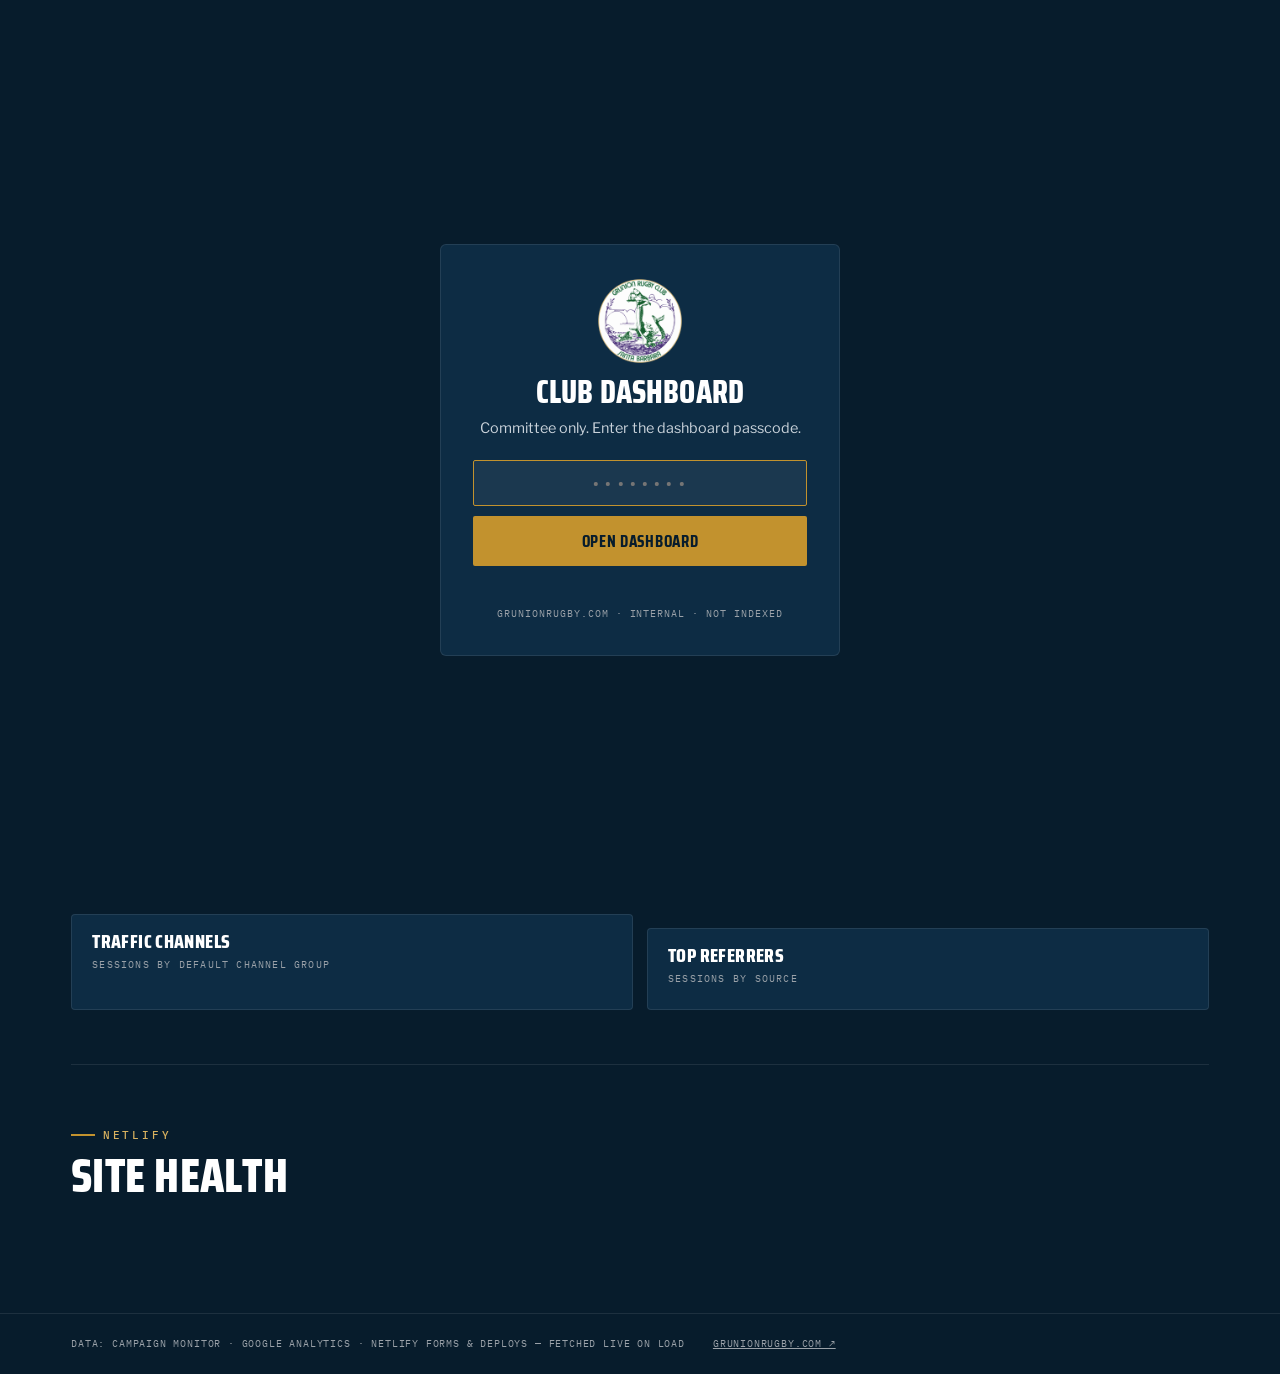
<file: dashboard/index.html>
<!DOCTYPE html>
<html lang="en">
<head>
<meta charset="utf-8" />
<meta name="viewport" content="width=device-width, initial-scale=1" />
<meta name="robots" content="noindex, nofollow, noarchive" />
<title>Club Dashboard · Grunion RFC</title>
<!-- Internal club page: no GA snippet on purpose (it would pollute the traffic
     numbers this page reports), not linked from the public site, noindex'd,
     and every data endpoint requires the dashboard passcode. -->
<link rel="icon" type="image/png" href="/assets/favicon.png" />
<link rel="preconnect" href="https://fonts.googleapis.com" />
<link rel="preconnect" href="https://fonts.gstatic.com" crossorigin />
<link href="https://fonts.googleapis.com/css2?family=Saira+Condensed:wght@600;700;800;900&family=Libre+Franklin:ital,wght@0,400;0,500;0,600;0,700;1,400&family=IBM+Plex+Mono:wght@400;500;600&display=swap" rel="stylesheet" />
<link rel="stylesheet" href="/dashboard/dashboard.css" />
</head>
<body>
<!-- ============================ PASSCODE GATE ============================ -->
<div class="gatewall" id="gate" role="dialog" aria-modal="true" aria-labelledby="gateTitle">
  <div class="gate-card">
    <img class="crest" src="/assets/grunion-crest.png" alt="Grunion RFC crest" />
    <h1 id="gateTitle">Club Dashboard</h1>
    <p>Committee only. Enter the dashboard passcode.</p>
    <form class="gate-form" id="gateForm">
      <label class="sr-only" for="gateKey">Dashboard passcode</label>
      <input id="gateKey" type="password" autocomplete="current-password" placeholder="••••••••" required />
      <button class="gate-btn" type="submit">Open Dashboard</button>
      <div class="gate-err" id="gateErr" role="alert"></div>
    </form>
    <div class="gate-note">grunionrugby.com · internal · not indexed</div>
  </div>
</div>

<!-- ============================ HEADER ============================ -->
<header class="dhead">
  <div class="wrap dhead-in">
    <img class="crest" src="/assets/grunion-crest.png" alt="" />
    <div class="t">
      <b>Club Dashboard</b>
      <i>Grunion RFC · Email &amp; Web Analytics</i>
    </div>
    <div class="dhead-right">
      <nav class="dnav" aria-label="Dashboard pages">
        <a href="/dashboard/" aria-current="page">Overview</a>
        <a href="/dashboard/ads/">Ad Campaigns</a>
      </nav>
      <span class="updated" id="updatedAt">—</span>
      <button class="hbtn" id="refreshBtn" type="button">Refresh</button>
      <button class="hbtn" id="lockBtn" type="button" title="Forget the passcode on this device">Lock</button>
    </div>
  </div>
</header>
<hr class="rule101" />

<main class="wrap" id="main">

  <!-- ============================ EMAIL ============================ -->
  <section class="section" id="sec-email" aria-labelledby="h-email">
    <div class="sec-head">
      <div>
        <span class="kicker">Campaign Monitor · MerMers from the Deep</span>
        <h2 id="h-email">Email Performance</h2>
      </div>
      <span class="sec-note" id="emailNote">Last 12 campaigns</span>
    </div>

    <div class="tiles" id="emailTiles"></div>

    <div class="card" id="emailChartCard">
      <div class="card-head">
        <h3>Open &amp; Click Rate by Campaign</h3>
        <div class="spacer"></div>
        <div class="tgl" role="group" aria-label="Open and click rate — view as">
          <button type="button" data-view="chart" aria-pressed="true">Chart</button>
          <button type="button" data-view="table" aria-pressed="false">Table</button>
        </div>
        <span class="card-sub">% of recipients · unique opens &amp; unique clicks</span>
      </div>
      <div class="legend" id="emailLegend"></div>
      <div class="chart-wrap" id="emailChart"></div>
      <div class="tscroll" id="emailChartTable" hidden></div>
    </div>

    <div class="card" id="campaignsCard">
      <div class="card-head">
        <h3>Recent Campaigns</h3>
        <div class="spacer"></div>
        <span class="card-sub" id="campaignsSub"></span>
      </div>
      <div class="tscroll" id="campaignsTable"></div>
    </div>
  </section>

  <!-- ============================ WEB ============================ -->
  <section class="section" id="sec-web" aria-labelledby="h-web">
    <div class="sec-head">
      <div>
        <span class="kicker">Google Analytics</span>
        <h2 id="h-web">Web Traffic</h2>
      </div>
      <span class="sec-note">grunionrugby.com</span>
    </div>

    <div class="filter-row" id="webFilter">
      <div class="seg" role="group" aria-label="Date range">
        <button type="button" data-days="7"  aria-pressed="false">7 days</button>
        <button type="button" data-days="30" aria-pressed="true">30 days</button>
        <button type="button" data-days="90" aria-pressed="false">90 days</button>
      </div>
      <span class="filter-note">applies to everything below · email section is per-campaign</span>
    </div>

    <div class="tiles" id="webTiles"></div>

    <div class="card" id="trafficCard">
      <div class="card-head">
        <h3>Daily Traffic</h3>
        <div class="spacer"></div>
        <div class="tgl" role="group" aria-label="Daily traffic — view as">
          <button type="button" data-view="chart" aria-pressed="true">Chart</button>
          <button type="button" data-view="table" aria-pressed="false">Table</button>
        </div>
        <span class="card-sub">daily visitors, pageviews &amp; sessions · Google Analytics</span>
      </div>
      <div class="legend" id="trafficLegend"></div>
      <div class="chart-wrap" id="trafficChart"></div>
      <div class="tscroll" id="trafficChartTable" hidden></div>
    </div>

    <div class="card" id="pagesCard">
      <div class="card-head">
        <h3>Top Pages</h3>
        <div class="spacer"></div>
        <span class="card-sub" id="pagesSub">pageviews</span>
      </div>
      <div id="pagesList"></div>
    </div>

    <div class="grid2">
      <div class="card" id="channelsCard">
        <div class="card-head">
          <h3>Traffic Channels</h3>
          <div class="spacer"></div>
          <span class="card-sub">sessions by default channel group</span>
        </div>
        <div id="channelsList"></div>
      </div>
      <div class="card" id="refCard">
        <div class="card-head">
          <h3>Top Referrers</h3>
          <div class="spacer"></div>
          <span class="card-sub" id="refSub">sessions by source</span>
        </div>
        <div id="refList"></div>
      </div>
    </div>
  </section>

  <!-- ============================ SITE HEALTH ============================ -->
  <section class="section" id="sec-site" aria-labelledby="h-site">
    <div class="sec-head">
      <div>
        <span class="kicker">Netlify</span>
        <h2 id="h-site">Site Health</h2>
      </div>
      <span class="sec-note" id="siteNote"></span>
    </div>
    <div class="tiles" id="siteTiles"></div>
  </section>

</main>

<footer class="dfoot">
  <div class="wrap dfoot-in">
    <span>Data: Campaign Monitor · Google Analytics · Netlify forms &amp; deploys — fetched live on load</span>
    <span><a href="https://grunionrugby.com" target="_blank" rel="noopener">grunionrugby.com ↗</a></span>
  </div>
</footer>

<script src="/dashboard/dashboard-core.js"></script>
<script>
'use strict';
/* Club Dashboard — Overview page: Campaign Monitor email performance, Google
   Analytics web traffic, Netlify site health. Shared pieces (gate, api, tiles,
   charts) live in /dashboard/dashboard-core.js; the ads tracker is its own
   page at /dashboard/ads/. */
const state = { days: 30, cm: null, ga: null, nl: null };

// ---------- EMAIL section ---------------------------------------------------
const avg = (arr) => (arr.length ? arr.reduce((a, b) => a + b, 0) / arr.length : null);

function renderEmail() {
  const cm = state.cm;
  const tiles = clear($('emailTiles'));
  const chartWrap = $('emailChart');

  if (!cm || cm.configured === false || (cm.error && !cm.campaigns)) {
    const lines = cm?.configured === false
      ? ['Campaign Monitor isn’t connected yet.', 'Add CM_API_KEY in Netlify env vars — see DASHBOARD-SETUP.md.']
      : [`Campaign Monitor error: ${cm?.error || 'no response'}`];
    cardState(tiles, lines).style.gridColumn = '1/-1';
    cardState(chartWrap, lines[0]);
    clear($('emailLegend'));
    cardState($('campaignsTable'), lines[0]);
    $('campaignsSub').textContent = '';
    return;
  }

  const cs = cm.campaigns || [];
  const last = cs[cs.length - 1];
  const prior = cs.slice(Math.max(0, cs.length - 6), cs.length - 1);
  const avgOpenPrior = avg(prior.map((c) => c.openRate).filter((v) => v != null));
  const avgClickPrior = avg(prior.map((c) => c.clickRate).filter((v) => v != null));
  const avgOpenAll = avg(cs.map((c) => c.openRate).filter((v) => v != null));
  const avgClickAll = avg(cs.map((c) => c.clickRate).filter((v) => v != null));

  if (last) {
    tiles.appendChild(tile({
      label: 'Last send · open rate', value: fmtPct(last.openRate),
      delta: deltaPct(last.openRate, avgOpenPrior), deltaTitle: 'vs the average of the 5 sends before it',
      sub: last.name, subMono: dShort(parseCmDate(last.sentDate)),
    }));
    tiles.appendChild(tile({
      label: 'Last send · click rate', value: fmtPct(last.clickRate),
      delta: deltaPct(last.clickRate, avgClickPrior), deltaTitle: 'vs the average of the 5 sends before it',
      sub: `${fmtInt(last.recipients)} recipients`,
    }));
  }
  tiles.appendChild(tile({ label: `Avg open rate · last ${cs.length}`, value: fmtPct(avgOpenAll) }));
  tiles.appendChild(tile({ label: `Avg click rate · last ${cs.length}`, value: fmtPct(avgClickAll) }));
  const biggest = (cm.lists || []).slice().sort((a, b) => (b.totalActive || 0) - (a.totalActive || 0))[0];
  if (biggest) {
    tiles.appendChild(tile({
      label: `Subscribers · ${biggest.name}`, value: fmtInt(biggest.totalActive),
      sub: `+${fmtInt(biggest.newThisMonth)} this month · ${fmtInt(biggest.unsubsThisMonth)} unsubscribed`,
    }));
  }

  const charted = cs.filter((c) => c.openRate != null || c.clickRate != null);
  const sers = [
    { name: 'Open rate', color: css('--s1'), values: charted.map((c) => c.openRate) },
    { name: 'Click rate', color: css('--s2'), values: charted.map((c) => c.clickRate) },
  ];
  legend($('emailLegend'), sers);
  const pctFmt = (v) => `${(+v).toFixed(+v >= 10 || Number.isInteger(+v) ? 0 : 1)}%`;
  lineChart(chartWrap, {
    xLabels: charted.map((c) => dShort(parseCmDate(c.sentDate))),
    xTip: charted.map((c) => `${c.name} · ${dShort(parseCmDate(c.sentDate))}`),
    series: sers, yFmt: pctFmt,
    ariaLabel: 'Open and click rate for recent campaigns. Use arrow keys to read values; the Table button shows the same data.',
  });
  buildTable($('emailChartTable'), 'Open & click rate by campaign',
    ['Campaign', 'Sent', 'Open %', 'Click %'],
    charted.map((c) => [c.name, dShort(parseCmDate(c.sentDate)), fmtPct(c.openRate), fmtPct(c.clickRate)]));

  const newest = cs.slice().reverse();
  buildTable($('campaignsTable'), 'Recent campaigns — full numbers',
    ['Campaign', 'Sent', 'Recipients', 'Opens', 'Open %', 'Clicks', 'Click %', 'Bounced', 'Unsubs'],
    newest.map((c) => [
      c.webVersionURL ? { text: c.name, href: c.webVersionURL } : c.name,
      dShort(parseCmDate(c.sentDate)), fmtInt(c.recipients), fmtInt(c.uniqueOpened), fmtPct(c.openRate),
      fmtInt(c.clicks), fmtPct(c.clickRate), fmtInt(c.bounced), fmtInt(c.unsubscribed),
    ]));
  $('campaignsSub').textContent =
    cm.totalSent != null ? `showing ${newest.length} of ${fmtInt(cm.totalSent)} total sends` : '';
  $('emailNote').textContent = cm.error ? `Partial data — ${cm.error}` : 'Last 12 campaigns';
}

// ---------- WEB section -----------------------------------------------------
const siteHref = (p) => (p && String(p).startsWith('/') ? `https://grunionrugby.com${p}` : null);

function renderWeb() {
  const ga = state.ga, days = state.days;
  const gaOk = !!(ga && ga.configured !== false && !ga.error);
  const vs = `vs previous ${days} days`;
  const tiles = clear($('webTiles'));

  if (gaOk) {
    const c = ga.totals?.current || {}, p = ga.totals?.previous || {};
    tiles.appendChild(tile({ label: `Visitors · ${days}d`, value: fmtNum(c.users), delta: deltaPct(c.users, p.users), deltaTitle: vs }));
    tiles.appendChild(tile({ label: `Pageviews · ${days}d`, value: fmtNum(c.views), delta: deltaPct(c.views, p.views), deltaTitle: vs }));
    tiles.appendChild(tile({ label: `Sessions · ${days}d`, value: fmtNum(c.sessions), delta: deltaPct(c.sessions, p.sessions), deltaTitle: vs }));
    tiles.appendChild(tile({ label: 'Avg session length', value: fmtDur(c.avgSessionSec), sub: `across ${fmtInt(c.sessions)} sessions` }));
  } else {
    const t = tiles.appendChild(tile({
      label: 'Google Analytics', value: '—',
      sub: ga?.configured === false ? 'Not connected yet — see DASHBOARD-SETUP.md' : `Error: ${ga?.error || 'no data'}`,
    }));
    t.style.gridColumn = '1/-1';
  }

  const xDates = gaOk && ga.daily?.length ? ga.daily.map((d) => parseGaDate(d.date)).filter(Boolean) : [];
  const sers = [];
  if (gaOk && xDates.length) {
    sers.push({ name: 'Visitors', color: css('--s1'), values: ga.daily.map((d) => d.users) });
    sers.push({ name: 'Pageviews', color: css('--s2'), values: ga.daily.map((d) => d.views) });
    sers.push({ name: 'Sessions', color: css('--s3'), values: ga.daily.map((d) => d.sessions) });
  }
  legend($('trafficLegend'), sers);
  if (sers.length && xDates.length) {
    lineChart($('trafficChart'), {
      xLabels: xDates.map(dShort),
      xTip: xDates.map((d) => d.toLocaleDateString('en-US', { weekday: 'short', month: 'short', day: 'numeric' })),
      series: sers, yFmt: fmtNum,
      ariaLabel: 'Daily web traffic. Use arrow keys to read values; the Table button shows the same data.',
    });
    buildTable($('trafficChartTable'), 'Daily traffic', ['Date', ...sers.map((s) => s.name)],
      xDates.map((d, i) => [dShort(d), ...sers.map((s) => (s.values[i] == null ? '—' : fmtInt(s.values[i])))]));
  } else {
    cardState($('trafficChart'), 'Connect Google Analytics to see daily traffic here.');
    clear($('trafficChartTable'));
  }
  renderPages(); renderChannels(); renderRefs();
}

function renderPages() {
  const rows = (state.ga?.topPages || []).map((p) => ({
    label: p.path, count: p.views, href: siteHref(p.path),
    title: p.title ? `${p.title} — ${p.path}` : p.path,
  }));
  $('pagesSub').textContent = `pageviews · last ${state.days}d`;
  barList($('pagesList'), rows, { empty: 'No GA page data yet' });
}
function renderChannels() {
  const rows = (state.ga?.channels || []).map((c) => ({ label: c.name || '(unset)', count: c.sessions }));
  barList($('channelsList'), rows, { empty: 'No GA channel data yet' });
}
function renderRefs() {
  const rows = (state.ga?.referrers || []).map((r) => ({ label: r.name, count: r.sessions }));
  $('refSub').textContent = `sessions by source · last ${state.days}d`;
  barList($('refList'), rows, { empty: 'No GA referrer data yet' });
}

// ---------- SITE HEALTH -----------------------------------------------------
function renderSite() {
  const nl = state.nl;
  const tiles = clear($('siteTiles'));
  if (!nl || nl.configured === false || (nl.error && !nl.site)) {
    const lines = nl?.configured === false
      ? ['Netlify isn’t connected yet.', 'Add NETLIFY_API_TOKEN in Netlify env vars — see DASHBOARD-SETUP.md.']
      : [`Netlify error: ${nl?.error || 'no response'}`];
    cardState(tiles, lines).style.gridColumn = '1/-1';
    $('siteNote').textContent = '';
    return;
  }
  $('siteNote').textContent = [nl.site?.name, nl.site?.domain].filter(Boolean).join(' · ');

  for (const f of nl.forms || []) {
    tiles.appendChild(tile({
      label: `Form · ${f.name}`,
      value: f.inRange == null ? fmtInt(f.total) : fmtInt(f.inRange),
      small: f.inRange == null ? 'all-time' : `in ${state.days}d`,
      sub: `${fmtInt(f.total)} all-time · last ${relTime(f.lastAt)}`,
    }));
  }
  if (!(nl.forms || []).length) {
    tiles.appendChild(tile({ label: 'Forms', value: '0', sub: 'No Netlify forms found on this site' }));
  }
  const d = nl.deploy;
  if (d) {
    const ready = d.state === 'ready' || d.state === 'current';
    tiles.appendChild(tile({
      label: 'Last deploy',
      value: ready ? 'Published' : (d.state || '—'),
      dotColor: ready ? css('--up') : (d.state === 'error' ? css('--down') : css('--gold-soft')),
      sub: [d.branch, relTime(d.publishedAt)].filter(Boolean).join(' · '),
    }));
  }
}

// ---------- loading + wiring ------------------------------------------------
function setStale(on) {
  ['trafficCard', 'pagesCard', 'channelsCard', 'refCard'].forEach((id) => $(id).classList.toggle('stale', on));
  ['webTiles', 'siteTiles'].forEach((id) => $(id).classList.toggle('stale', on));
}
async function loadEmail() {
  const cm = await api('cm-stats');
  if (cm?.error === 'unauthorized') return;
  state.cm = cm;
  try { renderEmail(); } catch (e) { console.error('[dash] email render', e); }
}
async function loadWeb() {
  setStale(true);
  const [ga, nl] = await Promise.all([
    api('ga-stats', { days: state.days }),
    api('netlify-stats', { days: state.days }),
  ]);
  setStale(false);
  if (ga?.error === 'unauthorized' || nl?.error === 'unauthorized') return;
  state.ga = ga; state.nl = nl;
  try { renderWeb(); } catch (e) { console.error('[dash] web render', e); }
  try { renderSite(); } catch (e) { console.error('[dash] site render', e); }
}
async function loadAll() {
  $('updatedAt').textContent = 'Loading…';
  await Promise.all([loadEmail(), loadWeb()]);
  $('updatedAt').textContent =
    'Updated ' + new Date().toLocaleTimeString('en-US', { hour: 'numeric', minute: '2-digit' });
}

$('webFilter').querySelectorAll('[data-days]').forEach((btn) =>
  btn.addEventListener('click', () => {
    const d = +btn.dataset.days;
    if (d === state.days) return;
    state.days = d;
    $('webFilter').querySelectorAll('[data-days]').forEach((b) =>
      b.setAttribute('aria-pressed', String(b === btn)));
    loadWeb();
  }));
initViewToggle('emailChartCard', 'emailChart', 'emailChartTable');
initViewToggle('trafficCard', 'trafficChart', 'trafficChartTable');
initDashboardShell(loadAll);
</script>

</body>
</html>
</file>
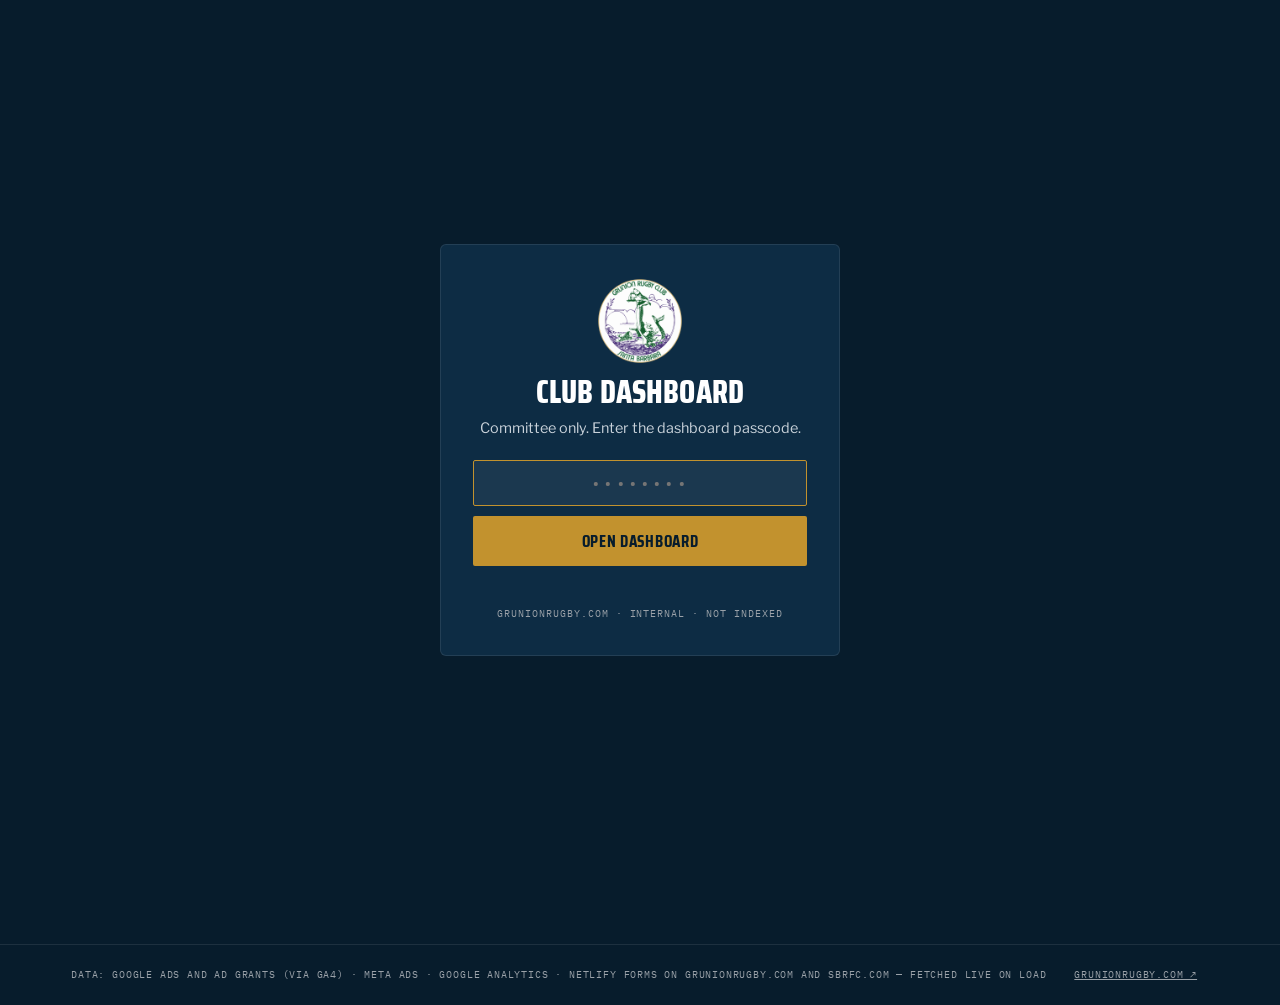
<file: dashboard/ads/index.html>
<!DOCTYPE html>
<html lang="en">
<head>
<meta charset="utf-8" />
<meta name="viewport" content="width=device-width, initial-scale=1" />
<meta name="robots" content="noindex, nofollow, noarchive" />
<title>Ad Campaigns · Club Dashboard · Grunion RFC</title>
<!-- Internal club page: no GA snippet on purpose (it would pollute the traffic
     numbers this page reports), not linked from the public site, noindex'd,
     and every data endpoint requires the dashboard passcode. -->
<link rel="icon" type="image/png" href="/assets/favicon.png" />
<link rel="preconnect" href="https://fonts.googleapis.com" />
<link rel="preconnect" href="https://fonts.gstatic.com" crossorigin />
<link href="https://fonts.googleapis.com/css2?family=Saira+Condensed:wght@600;700;800;900&family=Libre+Franklin:ital,wght@0,400;0,500;0,600;0,700;1,400&family=IBM+Plex+Mono:wght@400;500;600&display=swap" rel="stylesheet" />
<link rel="stylesheet" href="/dashboard/dashboard.css" />
</head>
<body>
<!-- ============================ PASSCODE GATE ============================ -->
<div class="gatewall" id="gate" role="dialog" aria-modal="true" aria-labelledby="gateTitle">
  <div class="gate-card">
    <img class="crest" src="/assets/grunion-crest.png" alt="Grunion RFC crest" />
    <h1 id="gateTitle">Club Dashboard</h1>
    <p>Committee only. Enter the dashboard passcode.</p>
    <form class="gate-form" id="gateForm">
      <label class="sr-only" for="gateKey">Dashboard passcode</label>
      <input id="gateKey" type="password" autocomplete="current-password" placeholder="••••••••" required />
      <button class="gate-btn" type="submit">Open Dashboard</button>
      <div class="gate-err" id="gateErr" role="alert"></div>
    </form>
    <div class="gate-note">grunionrugby.com · internal · not indexed</div>
  </div>
</div>

<!-- ============================ HEADER ============================ -->
<header class="dhead">
  <div class="wrap dhead-in">
    <img class="crest" src="/assets/grunion-crest.png" alt="" />
    <div class="t">
      <b>Club Dashboard</b>
      <i>Grunion RFC · Ad Campaigns</i>
    </div>
    <div class="dhead-right">
      <nav class="dnav" aria-label="Dashboard pages">
        <a href="/dashboard/">Overview</a>
        <a href="/dashboard/ads/" aria-current="page">Ad Campaigns</a>
      </nav>
      <span class="updated" id="updatedAt">—</span>
      <button class="hbtn" id="refreshBtn" type="button">Refresh</button>
      <button class="hbtn" id="lockBtn" type="button" title="Forget the passcode on this device">Lock</button>
    </div>
  </div>
</header>
<hr class="rule101" />

<main class="wrap" id="main">

  <!-- ============================ ADS ============================ -->
  <section class="section" id="sec-ads" aria-labelledby="h-ads">
    <div class="sec-head">
      <div>
        <span class="kicker">Google Ads · Ad Grants · Facebook · Instagram</span>
        <h2 id="h-ads">Ad Campaigns</h2>
      </div>
      <span class="sec-note" id="adsNote"></span>
    </div>

    <div class="filter-row" id="adsFilter">
      <div class="seg" role="group" aria-label="Ads date range">
        <button type="button" data-adays="7"   aria-pressed="false">7 days</button>
        <button type="button" data-adays="30"  aria-pressed="true">30 days</button>
        <button type="button" data-adays="90"  aria-pressed="false">90 days</button>
        <button type="button" data-adays="all" aria-pressed="false">Since launch</button>
      </div>
      <span class="filter-note">applies to this section only · campaigns are found automatically on every platform</span>
    </div>

    <div class="ads-warns" id="adsWarnings"></div>
    <div class="tiles" id="adsTiles"></div>

    <div class="card" id="adsGrantCard">
      <div class="card-head">
        <h3>Google Ad Grants · sbrfc.com</h3>
        <div class="spacer"></div>
        <span class="card-sub" id="adsGrantSub"></span>
      </div>
      <div class="msg-stats" id="adsGrantTiles"></div>
      <div class="tscroll" id="adsGrantTable"></div>
    </div>

    <div class="card" id="adsMsgCard">
      <div class="card-head">
        <h3>Messages</h3>
        <div class="spacer"></div>
        <span class="card-sub" id="adsMsgSub"></span>
      </div>
      <div class="msg-stats" id="adsMsgTiles"></div>
      <div class="tscroll" id="adsMsgTable"></div>
    </div>

    <div class="card" id="adsPlatformCard">
      <div class="card-head">
        <h3>By Platform</h3>
        <div class="spacer"></div>
        <span class="card-sub" id="adsPlatformSub"></span>
      </div>
      <div class="tscroll" id="adsPlatformTable"></div>
    </div>

    <div class="card" id="adsCampaignCard">
      <div class="card-head">
        <h3>By Campaign</h3>
        <div class="spacer"></div>
        <span class="card-sub" id="adsCampaignSub"></span>
      </div>
      <div class="tscroll" id="adsCampaignTable"></div>
    </div>

    <div class="grid2">
      <div class="card" id="adsSpendCard">
        <div class="card-head">
          <h3>Daily Spend</h3>
          <div class="spacer"></div>
          <div class="tgl" role="group" aria-label="Daily spend — view as">
            <button type="button" data-view="chart" aria-pressed="true">Chart</button>
            <button type="button" data-view="table" aria-pressed="false">Table</button>
          </div>
          <span class="card-sub">$ per day · paid Google (via GA4, about a day behind) and Meta · Ad Grants credit is in its own card</span>
        </div>
        <div class="legend" id="adsSpendLegend"></div>
        <div class="chart-wrap" id="adsSpendChart"></div>
        <div class="tscroll" id="adsSpendChartTable" hidden></div>
      </div>
      <div class="card" id="adsLeadsDailyCard">
        <div class="card-head">
          <h3>Daily Leads</h3>
          <div class="spacer"></div>
          <div class="tgl" role="group" aria-label="Daily leads — view as">
            <button type="button" data-view="chart" aria-pressed="true">Chart</button>
            <button type="button" data-view="table" aria-pressed="false">Table</button>
          </div>
          <span class="card-sub">sign-ups on grunionrugby.com and sbrfc.com (any source) · Meta Instant Form leads</span>
        </div>
        <div class="legend" id="adsLeadsLegend"></div>
        <div class="chart-wrap" id="adsLeadsChart"></div>
        <div class="tscroll" id="adsLeadsChartTable" hidden></div>
      </div>
    </div>

    <div class="card" id="adsLeadsCard">
      <div class="card-head">
        <h3>Recent Leads</h3>
        <div class="spacer"></div>
        <span class="card-sub" id="adsLeadsSub"></span>
      </div>
      <div class="tscroll" id="adsLeadsTable"></div>
    </div>
  </section>

</main>

<footer class="dfoot">
  <div class="wrap dfoot-in">
    <span>Data: Google Ads and Ad Grants (via GA4) · Meta Ads · Google Analytics · Netlify forms on grunionrugby.com and sbrfc.com — fetched live on load</span>
    <span><a href="https://grunionrugby.com" target="_blank" rel="noopener">grunionrugby.com ↗</a></span>
  </div>
</footer>

<script src="/dashboard/dashboard-core.js"></script>
<script>
'use strict';
/* Club Dashboard — Ad Campaigns page. Data: ads-stats (Google Ads and the
   sbrfc.com Ad Grants via their GA4 links, Meta Marketing API, Netlify forms on
   both sites), joined by campaign name. Shared pieces (gate, api, tiles,
   charts) live in /dashboard/dashboard-core.js. */
const state = { adsDays: 30, ads: null };

// ---------- ADS section -----------------------------------------------------
// Data: ads-stats (Google Ads via the GA4 link, Meta Marketing API, Netlify
// forms), joined by campaign name. Its own date range, independent of the
// Web Traffic filter. Every total says what it covers.
const ADS_SEEN_LS = 'grunionAdsSeen';
const fmtMoney = (v) => (v == null || isNaN(v)) ? '—' : `$${Number(v).toLocaleString('en-US', { minimumFractionDigits: 2, maximumFractionDigits: 2 })}`;
const fmtMoney0 = (v) => (v == null || isNaN(v)) ? '—' : `$${Math.round(Number(v)).toLocaleString('en-US')}`;
const parseIsoDay = (s) => { const m = /^(\d{4})-(\d{2})-(\d{2})$/.exec(String(s || '')); return m ? new Date(+m[1], +m[2] - 1, +m[3]) : null; };
const dIso = (s) => dShort(parseIsoDay(s));
const plural = (n, word) => `${fmtInt(n)} ${word}${n === 1 ? '' : 's'}`;

function adsBadge(text, cls, title) {
  const b = el('span', `badge ${cls}`, text);
  if (title) b.title = title;
  return b;
}
// like buildTable, but a cell may be { text, badges:[{text,cls,title}], title, cls }
function adsTable(container, caption, headers, rows, { empty, wide } = {}) {
  clear(container);
  if (!rows.length) { cardState(container, empty || 'Nothing in this range yet'); return; }
  const table = el('table', wide ? 'dtable ads-wide' : 'dtable');
  table.appendChild(el('caption', null, caption));
  const thead = el('thead'); const trh = el('tr');
  headers.forEach((h) => trh.appendChild(el('th', null, h)));
  thead.appendChild(trh); table.appendChild(thead);
  const tbody = el('tbody');
  for (const r of rows) {
    const tr = el('tr');
    for (const cell of r) {
      const td = el('td');
      if (cell && typeof cell === 'object') {
        if (cell.cls) td.className = cell.cls;
        td.appendChild(document.createTextNode(cell.text == null ? '—' : String(cell.text)));
        for (const b of cell.badges || []) td.appendChild(adsBadge(b.text, b.cls, b.title));
        if (cell.title) td.title = cell.title;
      } else td.textContent = cell == null ? '—' : String(cell);
      tr.appendChild(td);
    }
    tbody.appendChild(tr);
  }
  table.appendChild(tbody);
  container.appendChild(table);
}
const money = (v) => (v == null ? '—' : fmtMoney(v));
const adsRangeLabel = (a) => (a.days === 'all' ? `since launch` : `last ${a.days} days`);
function metaSplitLabel(c) {
  const s = c.split || {};
  const parts = [];
  if (s.facebook?.spend) parts.push(`Facebook ${fmtMoney0(s.facebook.spend)}`);
  if (s.instagram?.spend) parts.push(`Instagram ${fmtMoney0(s.instagram.spend)}`);
  const other = Object.entries(s).filter(([k]) => !['facebook', 'instagram'].includes(k)).reduce((a, [, v]) => a + (v.spend || 0), 0);
  if (other) parts.push(`other ${fmtMoney0(other)}`);
  return parts.length ? parts.join(' · ') : 'Facebook / Instagram';
}
// where the messages came from, e.g. "Instagram 6 · Facebook 2"
const PLAT_NAMES = { instagram: 'Instagram', facebook: 'Facebook', messenger: 'Messenger', audience_network: 'Audience Network' };
function msgPlatformLabel(byPlatform) {
  const entries = Object.entries(byPlatform || {}).filter(([, n]) => n > 0).sort((a, b) => b[1] - a[1]);
  return entries.map(([k, n]) => `${PLAT_NAMES[k] || k} ${fmtInt(n)}`).join(' · ');
}
const campaignMsgSplit = (c) => Object.fromEntries(Object.entries(c.split || {}).map(([k, v]) => [k, v.messages || 0]));
// taps: text / email buttons on grunionrugby.com, call / text / email links on sbrfc.com
const tapCount = (t) => (t?.text || 0) + (t?.email || 0) + (t?.contact || 0);
function tapTitle(t) {
  const parts = [];
  if (t?.text || t?.email) parts.push(`${t.text || 0} text · ${t.email || 0} email`);
  if (t?.contact) parts.push(`${t.contact} call / text / email on sbrfc.com`);
  return parts.join(' · ') || 'no taps';
}
const leadsTitle = (c) => [
  plural(c.siteLeads.play || 0, 'player sign-up'),
  c.siteLeads.sponsor ? plural(c.siteLeads.sponsor, 'sponsor inquiry').replace(/inquirys$/, 'inquiries') : null,
  plural(c.siteLeads.coach || 0, c.platform === 'grant' ? 'coach / volunteer sign-up' : 'coach application'),
  c.leadSource === 'ga' ? 'some counted from Google Analytics sign-up events, where the forms could not name this campaign' : null,
].filter(Boolean).join(' · ');
const GRANT_NOTE = 'Google Ad Grants credit, not cash';
function budgetLabel(c) {
  if (c.dailyBudget) return `${fmtMoney0(c.dailyBudget)}/day budget`;
  if (c.lifetimeBudget) return `${fmtMoney0(c.lifetimeBudget)} lifetime budget`;
  return null;
}

function renderAds() {
  const a = state.ads;
  const tiles = clear($('adsTiles'));
  const warns = clear($('adsWarnings'));
  if (!a || a.error || !a.totals) {
    const msg = a?.error || 'no response';
    cardState(tiles, [`Ads tracker unavailable: ${msg}`]).style.gridColumn = '1/-1';
    ['adsGrantTable', 'adsMsgTable', 'adsPlatformTable', 'adsCampaignTable', 'adsLeadsTable', 'adsSpendChart', 'adsLeadsChart'].forEach((id) => cardState($(id), 'Unavailable'));
    ['adsGrantTiles', 'adsMsgTiles', 'adsSpendLegend', 'adsLeadsLegend', 'adsSpendChartTable', 'adsLeadsChartTable'].forEach((id) => clear($(id)));
    ['adsGrantSub', 'adsMsgSub', 'adsPlatformSub', 'adsCampaignSub', 'adsLeadsSub', 'adsNote'].forEach((id) => { $(id).textContent = ''; });
    return;
  }
  const label = adsRangeLabel(a);
  $('adsNote').textContent = `${dIso(a.range.since)} to ${dIso(a.range.until)}${a.cachedAt ? ` · figures as of ${relTime(a.cachedAt)}` : ''}`;

  // warnings — the tracker's own checks (untagged ads, spend with no leads, spam folder, missing links)
  for (const w of a.warnings || []) warns.appendChild(el('div', `ads-warn${w.level === 'info' ? ' info' : ''}`, w.text));

  // tiles — each one says what it covers. Real money only: the free Ad Grants
  // credit has its own card below and is never added in here.
  const t = a.totals;
  tiles.appendChild(tile({ label: `Paid ad spend · ${label}`, value: money(t.spend),
    sub: `Google ${money(t.googleSpend)} · Meta ${money(t.metaSpend)}${t.grantSpend > 0 ? ` · plus ${money(t.grantSpend)} of free Ad Grants credit, below` : ''}` }));
  const parts = [`${fmtInt(t.siteLeadsFromAds.total)} site form + ${fmtInt(t.instantLeads)} Instant Form`];
  const notCounted = [];
  if (t.siteLeadsFromGrants?.total) notCounted.push(`${t.siteLeadsFromGrants.total} from Ad Grants (below)`);
  if (t.siteLeadsUntaggedSocial.total) notCounted.push(`${t.siteLeadsUntaggedSocial.total} untagged social`);
  const otherLeads = t.siteLeadsOther ? t.siteLeadsOther.total : t.siteLeadsAll.total - t.siteLeadsFromAds.total - t.siteLeadsUntaggedSocial.total;
  if (otherLeads > 0) notCounted.push(`${otherLeads} not from an ad`);
  tiles.appendChild(tile({ label: `Leads from ads · ${label}`, value: fmtInt(t.leads), sub: parts.join(' · ') + (notCounted.length ? ` · not counted: ${notCounted.join(', ')}` : '') }));
  const cplSub = t.cpl == null ? 'needs a lead from an ad first'
    : t.messageSpend > 0 ? `${money(t.leadSpend)} ÷ ${plural(t.cplLeads ?? t.leads, 'lead')} · the ${money(t.messageSpend)} on message campaigns${t.leadsFromMsgCampaigns ? ` and their ${plural(t.leadsFromMsgCampaigns, 'lead')}` : ''} ${t.leadsFromMsgCampaigns ? 'are' : 'is'} left out`
    : 'ad spend ÷ leads from ads';
  tiles.appendChild(tile({ label: 'Cost per lead', value: money(t.cpl), sub: cplSub }));
  tiles.appendChild(tile({ label: `Ad clicks · ${label}`, value: fmtInt(t.clicks), sub: `${t.cpc == null ? 'no spend yet' : `${money(t.cpc)} per click`} · ${fmtNum(t.impressions)} impressions` }));
  tiles.appendChild(tile({ label: `Contact taps · ${label}`, value: fmtInt(t.taps), sub: `text, email or call, from paid-ad visits · ${fmtInt(t.tapsAllVisitors)} from all visitors to both sites` }));
  const camps = a.campaigns || [];
  tiles.appendChild(tile({ label: 'Campaigns', value: fmtInt(camps.length), sub: `${camps.filter((c) => c.status === 'Active').length} active · ${camps.filter((c) => c.isNew).length} started in the last 14 days` }));

  // campaign badges, shared by the messages card and the By Campaign table
  let seen = [];
  try { seen = JSON.parse(localStorage.getItem(ADS_SEEN_LS) || '[]'); } catch { seen = []; }
  if (!Array.isArray(seen)) seen = [];
  const seenSet = new Set(seen);
  const firstVisit = seen.length === 0;
  const badgesFor = (c) => {
    const out = [];
    if (c.flags.includes('new')) out.push({ text: 'New', cls: 'new', title: `First activity ${dIso(c.firstSeen)}` });
    if (!firstVisit && !seenSet.has(c.key)) out.push({ text: 'New since your last visit', cls: 'info' });
    if (c.flags.includes('untagged')) out.push({ text: 'Untagged', cls: 'warn', title: 'Meta reports clicks but no tagged visits reached the site. Add the URL parameters line to this campaign’s ads (DASHBOARD-SETUP.md).' });
    if (c.flags.includes('no_leads')) out.push({ text: 'No leads', cls: 'warn', title: `${money(c.spend)} spent, no leads yet` });
    if (c.flags.includes('no_messages')) out.push({ text: 'No messages', cls: 'warn', title: `${money(c.spend)} spent, no messages yet` });
    return out;
  };

  // Google Ad Grants (sbrfc.com): free grant credit, so it gets its own tiles
  // and is kept out of the money totals above. Google's rules for keeping the
  // grant: 5%+ click-through rate every month, at least one conversion a month.
  const g = a.grant;
  const grantCamps = camps.filter((c) => c.platform === 'grant');
  $('adsGrantCard').hidden = !g || g.configured === false;
  if (g && g.configured !== false) {
    const gt = clear($('adsGrantTiles'));
    const m = g.month || {};
    const monthName = m.start ? parseIsoDay(m.start).toLocaleDateString('en-US', { month: 'long' }) : 'This month';
    const running = g.avgDailySpend != null
      ? `about ${fmtMoney0(g.avgDailySpend)} a day while running · the grant allows up to ${fmtMoney0(g.dailyCap)} a day`
      : g.firstShown ? `the grant allows up to ${fmtMoney0(g.dailyCap)} a day` : 'no grant ad has shown yet';
    gt.appendChild(tile({ label: `Grant spend · ${label}`, value: money(g.spend), sub: `${running} · free credit, not in the totals above` }));
    const lowCtr = m.ctr != null && m.impressions >= 500 && m.ctr < g.ctrTarget;
    gt.appendChild(tile({ label: `Click-through rate · ${label}`, value: fmtPct(g.ctr),
      sub: `${fmtInt(g.clicks)} clicks · ${fmtNum(g.impressions)} impressions · ${monthName} so far ${fmtPct(m.ctr)}${lowCtr ? ', below' : ''} (Google requires ${g.ctrTarget}% or more each month)` }));
    const s = g.best || g.signups || { play: 0, sponsor: 0, coach: 0 };
    gt.appendChild(tile({ label: `Sign-ups from grant ads · ${label}`, value: fmtInt(g.leads),
      sub: `${plural(s.play, 'player')} · ${plural(s.sponsor, 'sponsor')} · ${fmtInt(s.coach)} coach / volunteer${g.leadSource === 'ga' ? ' · some counted from Analytics' : ''} · ${monthName} so far: ${plural(m.conversions || 0, 'conversion')} (Google needs at least 1 a month)` }));
    gt.appendChild(tile({ label: 'Grant $ per sign-up', value: money(g.cpl),
      sub: g.cpl == null ? 'needs a sign-up from a grant ad first' : `${money(g.spend)} of grant credit ÷ ${plural(g.leads, 'sign-up')}` }));
    gt.appendChild(tile({ label: `Taps and click-throughs · ${label}`, value: fmtInt((g.taps || 0) + (g.registerClicks || 0) + (g.clubClicks || 0)),
      sub: `${fmtInt(g.taps)} call / text / email · ${fmtInt(g.registerClicks)} to youth registration · ${fmtInt(g.clubClicks)} to the club sites` }));
    adsTable($('adsGrantTable'), `Google Ad Grants campaigns · ${label}`,
      ['Campaign', 'Goal', 'Status', 'Started', 'Grant spend', 'Impressions', 'Clicks', 'CTR', 'CPC', 'Site visits', 'Engaged', 'Sign-ups', 'Grant $ / sign-up', 'Taps', 'Click-throughs'],
      grantCamps.map((c) => [
        { text: c.name, badges: badgesFor(c), cls: 'ads-name', title: [c.platformLabel, c.kind].filter(Boolean).join(' · ') },
        c.goal, c.status,
        { text: c.firstSeen ? dIso(c.firstSeen) : '—', title: c.daysRunning ? `${plural(c.daysRunning, 'day')} · last activity ${c.lastSeen ? dIso(c.lastSeen) : '—'}` : 'No activity yet' },
        { text: money(c.spend), title: GRANT_NOTE }, fmtNum(c.impressions), fmtInt(c.clicks),
        { text: fmtPct(c.ctr), badges: c.impressions >= 100 && c.ctr < g.ctrTarget ? [{ text: `Under ${g.ctrTarget}%`, cls: 'warn', title: `Google wants the account at ${g.ctrTarget}% or more each month` }] : [] },
        money(c.cpc), fmtInt(c.sessions), fmtPct(c.engagementRate),
        { text: fmtInt(c.leads), title: leadsTitle(c) }, money(c.cpl),
        { text: fmtInt(tapCount(c.taps)), title: tapTitle(c.taps) },
        { text: fmtInt((c.clicksOut?.register || 0) + (c.clicksOut?.club || 0)), title: `${c.clicksOut?.register || 0} to youth registration · ${c.clicksOut?.club || 0} to the club sites` },
      ]),
      { empty: g.firstShown ? 'No grant campaign ran in this range' : 'No grant ad has shown yet. Campaigns appear here once Google reports impressions, about a day late.', wide: true });
    $('adsGrantSub').textContent = g.ok
      ? 'free Google search ads landing on sbrfc.com · Google’s figures reach Analytics about a day late · sign-ups: sbrfc.com forms, topped up from Analytics where a form could not name its ad'
      : `sbrfc.com Analytics unavailable${g.error ? `: ${g.error}` : ''}`;
  }

  // messages: Instagram / Facebook / Messenger DMs started from ads, Meta's own count
  const mt = clear($('adsMsgTiles'));
  const splitTxt = msgPlatformLabel(t.messagesByPlatform);
  const stray = (t.messages || 0) - (t.messagesFromMsgCampaigns || 0);
  mt.appendChild(tile({ label: `Messages from ads · ${label}`, value: fmtInt(t.messages),
    sub: t.messages ? `${splitTxt}${stray > 0 ? ` · ${plural(stray, 'message')} from other campaigns` : ''}` : 'none yet' }));
  mt.appendChild(tile({ label: 'Cost per message', value: money(t.costPerMessage),
    sub: !(t.messageSpend > 0) ? 'needs a message campaign first'
      : t.messagesFromMsgCampaigns ? `${money(t.messageSpend)} on message campaigns ÷ ${plural(t.messagesFromMsgCampaigns, 'message')}`
      : `${money(t.messageSpend)} spent on message campaigns, no messages yet` }));
  mt.appendChild(tile({ label: `New messaging contacts from ads · ${label}`, value: fmtInt(t.newContacts), sub: 'people messaging the club for the first time' }));
  mt.appendChild(tile({ label: 'Message campaigns', value: fmtInt(t.messageCampaigns), sub: `${fmtInt(t.messageCampaignsActive)} active · ads that open a chat in Instagram Direct or Messenger` }));
  // message campaigns first, then any other campaign that picked up a stray DM (so the total reconciles)
  const msgCamps = camps.filter((c) => c.messaging || c.messages > 0)
    .sort((x, y) => (Number(y.messaging) - Number(x.messaging)) || (y.messages - x.messages) || (y.spend - x.spend));
  adsTable($('adsMsgTable'), `Campaigns with messages · ${label}`,
    ['Campaign', 'Where', 'Status', 'Started', 'Spend', 'Impressions', 'Reach', 'Messages', 'New contacts', 'Cost / message'],
    msgCamps.map((c) => [
      { text: c.name, badges: badgesFor(c), cls: 'ads-name', title: [c.platformLabel, c.kind, budgetLabel(c)].filter(Boolean).join(' · ') },
      { text: msgPlatformLabel(campaignMsgSplit(c)) || metaSplitLabel(c), cls: 'ads-plat' },
      c.status,
      { text: c.firstSeen ? dIso(c.firstSeen) : '—', title: c.daysRunning ? `${plural(c.daysRunning, 'day')} · last activity ${c.lastSeen ? dIso(c.lastSeen) : '—'}` : 'No activity yet' },
      money(c.spend), fmtNum(c.impressions), fmtNum(c.reach), fmtInt(c.messages), fmtInt(c.newContacts),
      c.messaging ? money(c.costPerMessage) : { text: '—', cls: 'ads-dim', title: 'Not a message campaign: its spend counts toward cost per lead' },
    ]),
    { empty: 'No message campaigns in this range. Ads with a messages goal show up here on their own once they run.' });
  $('adsMsgSub').textContent = 'DMs started from ads on Instagram, Facebook and Messenger · Meta’s count (a chat opened after 7+ days of quiet) · kept apart from leads';

  // by platform
  adsTable($('adsPlatformTable'), `By platform · ${label}`,
    ['Platform', 'Spend', 'Impressions', 'Clicks', 'CTR', 'CPC', 'Site visits', 'Engaged', 'Site leads', 'Instant Form', 'Leads', 'Cost / lead', 'Click → lead', 'Taps', 'Messages', 'Cost / message'],
    (a.platforms || []).map((p) => [
      { text: p.label, cls: 'ads-name', title: p.note || p.label },
      p.key === 'grant' ? { text: money(p.spend), title: GRANT_NOTE } : money(p.spend),
      fmtNum(p.impressions), fmtInt(p.clicks), fmtPct(p.ctr), money(p.cpc),
      fmtInt(p.sessions), fmtPct(p.engagementRate), fmtInt(p.siteLeads), fmtInt(p.instantLeads), fmtInt(p.leads),
      p.messageSpend > 0 ? { text: money(p.cpl), title: `${money(p.messageSpend)} on message campaigns${p.msgLeads ? ` and their ${plural(p.msgLeads, 'lead')}` : ''} left out of cost per lead` } : money(p.cpl),
      fmtPct(p.clickToLead), fmtInt(p.taps),
      p.messages && p.messages !== p.messagesFromMsgCampaigns
        ? { text: fmtInt(p.messages), title: `${fmtInt(p.messagesFromMsgCampaigns)} from message campaigns · ${fmtInt(p.messages - p.messagesFromMsgCampaigns)} from other campaigns (not in cost per message)` }
        : fmtInt(p.messages),
      p.messageSpend > 0 ? { text: money(p.costPerMessage), title: `${money(p.messageSpend)} on message campaigns ÷ ${plural(p.messagesFromMsgCampaigns || 0, 'message')}` } : money(p.costPerMessage),
    ]),
    { empty: 'No ad activity in this range yet', wide: true });
  $('adsPlatformSub').textContent = 'lowest cost per lead wins · Ad Grants spend is free credit, shown for comparison · untagged social and non-ad leads are listed so the totals add up · message-campaign spend is priced per message, not per lead';

  // by campaign (badges were worked out above, next to the messages card)
  adsTable($('adsCampaignTable'), `By campaign · ${label}`,
    ['Campaign', 'Platform', 'Goal', 'Status', 'Started', 'Spend', 'Impressions', 'Clicks', 'CTR', 'CPC', 'Site visits', 'Engaged', 'Site leads', 'Instant Form', 'Leads', 'Cost / lead', 'Taps', 'Messages', 'Cost / message'],
    camps.map((c) => [
      { text: c.name, badges: badgesFor(c), cls: 'ads-name', title: [c.platformLabel, c.kind, budgetLabel(c), c.accountLabel ? `ad account ${c.accountLabel}` : null].filter(Boolean).join(' · ') },
      { text: c.platform === 'meta' ? metaSplitLabel(c) : c.platformLabel, cls: 'ads-plat', title: c.platform === 'grant' ? `${GRANT_NOTE} · lands on sbrfc.com` : undefined },
      c.messaging ? { text: `${c.goal} · messages`, title: 'Message campaign: judged on messages and cost per message' } : c.goal, c.status,
      { text: c.firstSeen ? dIso(c.firstSeen) : '—', title: c.daysRunning ? `${plural(c.daysRunning, 'day')} · last activity ${c.lastSeen ? dIso(c.lastSeen) : '—'}` : 'No activity yet' },
      c.platform === 'grant' ? { text: money(c.spend), title: GRANT_NOTE } : money(c.spend),
      fmtNum(c.impressions), fmtInt(c.clicks), fmtPct(c.ctr), money(c.cpc),
      fmtInt(c.sessions), fmtPct(c.engagementRate),
      { text: fmtInt(c.siteLeads.total), title: leadsTitle(c) },
      fmtInt(c.instantLeads), fmtInt(c.leads),
      c.messaging ? { text: '—', cls: 'ads-dim', title: 'Message campaign: see cost per message' }
        : c.platform === 'grant' ? { text: money(c.cpl), title: 'grant credit per sign-up' } : money(c.cpl),
      { text: fmtInt(tapCount(c.taps)), title: tapTitle(c.taps) },
      c.messages ? { text: fmtInt(c.messages), title: `${plural(c.newContacts, 'new contact')}${msgPlatformLabel(campaignMsgSplit(c)) ? ` · ${msgPlatformLabel(campaignMsgSplit(c))}` : ''}` } : fmtInt(c.messages),
      c.messaging ? money(c.costPerMessage) : { text: '—', cls: 'ads-dim', title: 'Not a message campaign' },
    ]),
    { empty: 'No campaigns have run in this range. New ones appear here on their own once they spend.', wide: true });
  const metaAccounts = (a.sources?.meta?.accounts || []).filter((x) => x.ok).map((x) => x.label);
  $('adsCampaignSub').textContent = `found automatically on every platform · sorted by spend · hover a name for its budget${metaAccounts.length ? ` · Meta ad accounts read: ${metaAccounts.join(', ')}` : ''}`;
  try { localStorage.setItem(ADS_SEEN_LS, JSON.stringify([...new Set([...seen, ...camps.map((c) => c.key)])])); } catch { /* private mode */ }

  // daily charts
  const days = a.daily || [];
  const xDates = days.map((d) => parseIsoDay(d.date));
  const xLabels = xDates.map(dShort);
  const xTip = xDates.map((d) => (d ? d.toLocaleDateString('en-US', { weekday: 'short', month: 'short', day: 'numeric' }) : '—'));
  const spendSeries = [
    { name: 'Google spend', color: css('--s1'), values: days.map((d) => d.googleSpend) },
    { name: 'Meta spend', color: css('--s2'), values: days.map((d) => d.metaSpend) },
  ];
  legend($('adsSpendLegend'), spendSeries);
  if (days.length && days.some((d) => d.googleSpend || d.metaSpend)) {
    lineChart($('adsSpendChart'), { xLabels, xTip, series: spendSeries, yFmt: fmtMoney0, ariaLabel: 'Daily ad spend by platform. Use arrow keys to read values; the Table button shows the same data.' });
    buildTable($('adsSpendChartTable'), 'Daily ad spend', ['Date', 'Google', 'Meta'], days.map((d, i) => [xLabels[i], fmtMoney(d.googleSpend), fmtMoney(d.metaSpend)]));
  } else { cardState($('adsSpendChart'), 'No spend recorded in this range yet'); clear($('adsSpendChartTable')); }
  const leadSeries = [
    { name: 'grunionrugby.com sign-ups', color: css('--s3'), values: days.map((d) => d.siteLeads) },
    { name: 'sbrfc.com sign-ups', color: css('--s1'), values: days.map((d) => d.sbrfcLeads || 0) },
    { name: 'Meta Instant Form leads', color: css('--s2'), values: days.map((d) => d.instantLeads) },
  ];
  legend($('adsLeadsLegend'), leadSeries);
  if (days.length && days.some((d) => d.siteLeads || d.sbrfcLeads || d.instantLeads)) {
    lineChart($('adsLeadsChart'), { xLabels, xTip, series: leadSeries, yFmt: fmtInt, ariaLabel: 'Daily leads. Use arrow keys to read values; the Table button shows the same data.' });
    buildTable($('adsLeadsChartTable'), 'Daily leads', ['Date', 'grunionrugby.com', 'sbrfc.com', 'Instant Form'], days.map((d, i) => [xLabels[i], fmtInt(d.siteLeads), fmtInt(d.sbrfcLeads || 0), fmtInt(d.instantLeads)]));
  } else { cardState($('adsLeadsChart'), 'No leads in this range yet'); clear($('adsLeadsChartTable')); }

  // recent leads
  const leads = a.recentLeads || [];
  adsTable($('adsLeadsTable'), 'Recent site leads',
    ['When', 'Site', 'Form', 'Name', 'Came from', 'Campaign', 'Ad / placement'],
    leads.map((l) => [
      { text: relTime(l.at), title: l.at ? new Date(l.at).toLocaleString('en-US') : '' },
      l.siteLabel || 'grunionrugby.com',
      l.formLabel || (l.form === 'coach' ? 'Coach application' : 'Player sign-up'), l.name || '—', l.platformLabel,
      l.campaign ? l.campaign : { text: '—', cls: 'ads-dim', title: l.platform === 'grant' ? 'Came from a Google Ad Grants ad whose link names no campaign (see the Final URL suffix, DASHBOARD-SETUP.md 6f)' : l.tagged ? 'Tagged, but no campaign name' : 'No campaign tags on this visit' },
      [l.ad, l.term].filter(Boolean).join(' · ') || { text: '—', cls: 'ads-dim' },
    ]),
    { empty: 'No site sign-ups or applications yet' });
  $('adsLeadsSub').textContent = `last ${leads.length} sign-ups on grunionrugby.com and sbrfc.com · Instant Form leads live in Meta’s Leads Center`;
}
function setAdsStale(on) {
  ['adsGrantCard', 'adsMsgCard', 'adsPlatformCard', 'adsCampaignCard', 'adsSpendCard', 'adsLeadsDailyCard', 'adsLeadsCard'].forEach((id) => $(id).classList.toggle('stale', on));
  $('adsTiles').classList.toggle('stale', on);
}
async function loadAds(fresh) {
  setAdsStale(true);
  const params = { days: state.adsDays };
  if (fresh) params.fresh = '1';
  const a = await api('ads-stats', params);
  setAdsStale(false);
  if (a?.error === 'unauthorized') return;
  state.ads = a;
  try { renderAds(); } catch (e) { console.error('[dash] ads render', e); }
}

// ---------- loading + wiring ------------------------------------------------
async function loadAll(fresh) {
  $('updatedAt').textContent = 'Loading…';
  await loadAds(!!fresh);
  $('updatedAt').textContent =
    'Updated ' + new Date().toLocaleTimeString('en-US', { hour: 'numeric', minute: '2-digit' });
}

$('adsFilter').querySelectorAll('[data-adays]').forEach((btn) =>
  btn.addEventListener('click', () => {
    const d = btn.dataset.adays === 'all' ? 'all' : +btn.dataset.adays;
    if (d === state.adsDays) return;
    state.adsDays = d;
    $('adsFilter').querySelectorAll('[data-adays]').forEach((b) =>
      b.setAttribute('aria-pressed', String(b === btn)));
    loadAds();
  }));
initViewToggle('adsSpendCard', 'adsSpendChart', 'adsSpendChartTable');
initViewToggle('adsLeadsDailyCard', 'adsLeadsChart', 'adsLeadsChartTable');
initDashboardShell(loadAll);
</script>

</body>
</html>
</file>
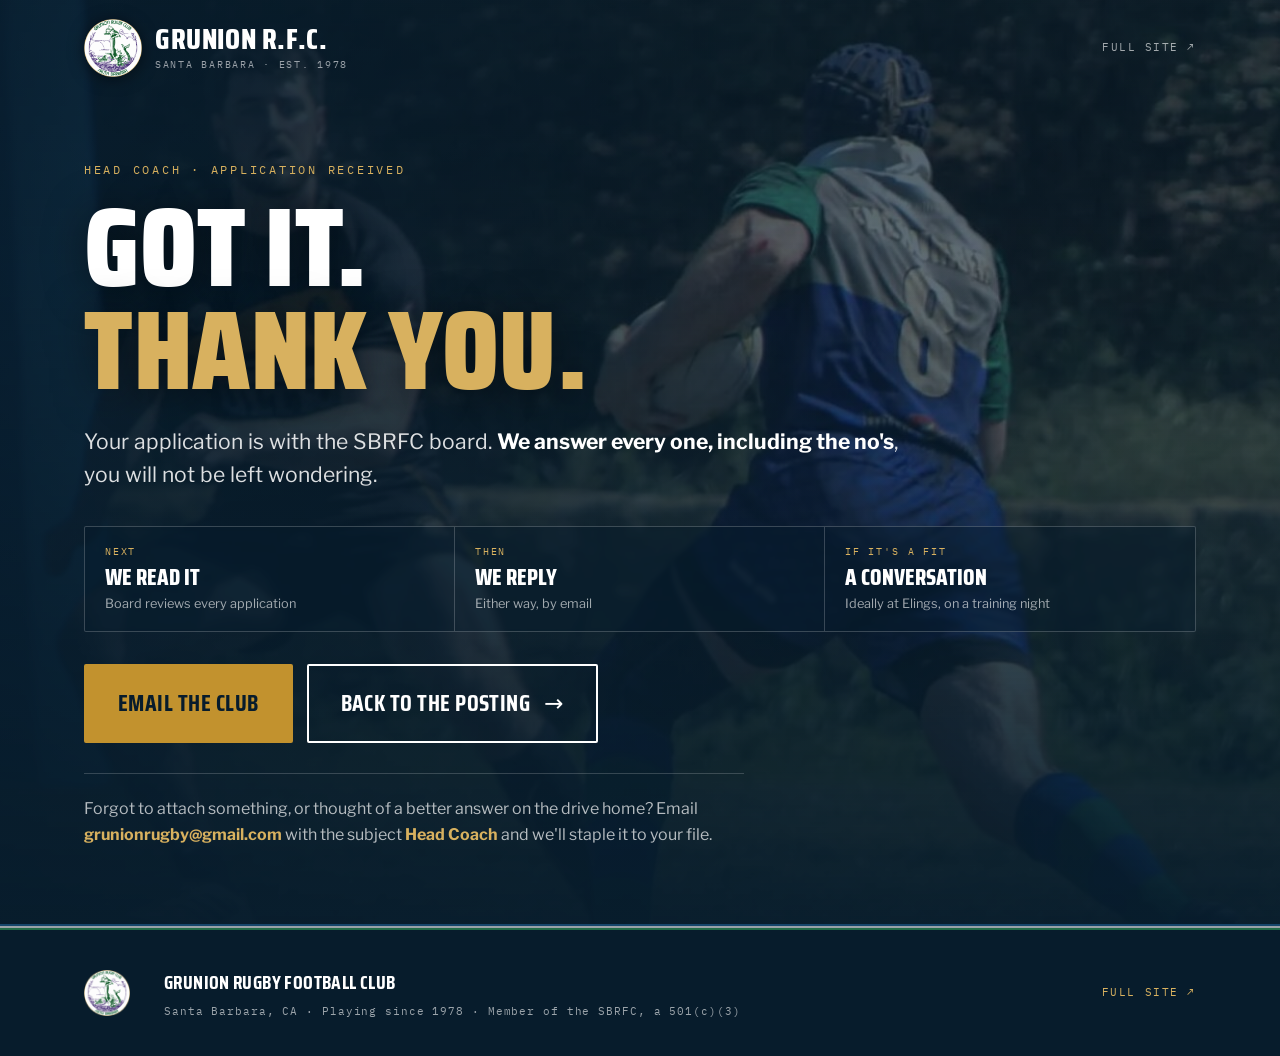
<file: coach-thanks.html>
<!DOCTYPE html>
<html lang="en">
<head>
<!-- Google tag (gtag.js) -->
<script async src="https://www.googletagmanager.com/gtag/js?id=G-LFDMG9SL19"></script>
<script>
  window.dataLayer = window.dataLayer || [];
  function gtag(){dataLayer.push(arguments);}
  gtag('js', new Date());

  gtag('config', 'G-LFDMG9SL19');
  gtag('event', 'lead_coach', { form: 'coach-application' }); // a completed coach application: key event in GA4, imported into Google Ads as the conversion
</script>
<meta charset="utf-8" />
<meta name="viewport" content="width=device-width, initial-scale=1" />
<title>Application Received — Grunion RFC</title>
<meta name="description" content="Your Head Coach application is with the SBRFC board." />
<meta name="robots" content="noindex" />
<link rel="canonical" href="https://grunionrugby.com/coach-thanks" />
<link rel="icon" type="image/png" href="assets/favicon.png" />
<link rel="apple-touch-icon" href="assets/apple-touch-icon.png" />
<meta property="og:type" content="website" />
<meta property="og:site_name" content="Grunion Rugby Football Club" />
<meta property="og:title" content="Application Received — Grunion RFC" />
<meta property="og:description" content="Your Head Coach application is with the SBRFC board." />
<meta property="og:url" content="https://grunionrugby.com/coach-thanks" />
<meta property="og:image" content="https://grunionrugby.com/assets/og-image.jpg" />
<meta name="twitter:card" content="summary_large_image" />
<link rel="preconnect" href="https://fonts.googleapis.com" />
<link rel="preconnect" href="https://fonts.gstatic.com" crossorigin />
<link href="https://fonts.googleapis.com/css2?family=Saira+Condensed:wght@700;800;900&family=Libre+Franklin:ital,wght@0,400;0,600;0,700;1,400&family=IBM+Plex+Mono:wght@400;500;600&display=swap" rel="stylesheet" />
<link rel="stylesheet" href="styles.css" />
</head>
<body data-page="lp-coach">
<a class="skip" href="#lp-main">Skip to content</a>

<main id="lp-main">
<section class="lp-hero lp-hero--short on-dark" id="lp-hero">
  <div class="lp-hero-media" style="background-image:url('assets/hero-action.jpg')" role="img" aria-label="Grunion RFC match action at Elings Park"></div>

  <header class="lp-head">
    <div class="wrap">
      <a class="lp-brand" href="/#top" aria-label="Grunion Rugby Football Club">
        <img src="assets/grunion-crest.png" alt="" width="400" height="400" />
        <span><b>Grunion R.F.C.</b><i>Santa Barbara · Est. 1978</i></span>
      </a>
      <a class="lp-headlink" href="/#top">Full site&nbsp;↗</a>
    </div>
  </header>

  <div class="wrap lp-hero-inner">
    <span class="eyebrow">Head Coach · Application received</span>
    <h1>Got it.<span class="alt">Thank you.</span></h1>
    <p class="lp-sub">Your application is with the SBRFC board. <b>We answer every one, including the no's</b>, you will not be left wondering.</p>

    <div class="lp-facts">
      <div class="lp-fact">
        <span class="f-k">Next</span>
        <span class="f-v">We read it</span>
        <span class="f-n">Board reviews every application</span>
      </div>
      <div class="lp-fact">
        <span class="f-k">Then</span>
        <span class="f-v">We reply</span>
        <span class="f-n">Either way, by email</span>
      </div>
      <div class="lp-fact">
        <span class="f-k">If it's a fit</span>
        <span class="f-v">A conversation</span>
        <span class="f-n">Ideally at Elings, on a training night</span>
      </div>
    </div>

    <div class="lp-cta" id="hero-cta">
      <a class="btn btn-gold btn-xl" href="mailto:grunionrugby@gmail.com?subject=Head%20Coach">Email the club</a>
      <a class="btn btn-line btn-xl arrow" href="/coach">Back to the posting</a>
    </div>

    <p class="lp-aside">Forgot to attach something, or thought of a better answer on the drive home? Email <b>grunionrugby@gmail.com</b> with the subject <b>Head Coach</b> and we'll staple it to your file.</p>
  </div>
</section>
</main>

<hr class="rule101" />
<footer class="lp-foot">
  <div class="wrap lp-foot-in">
    <img src="assets/grunion-crest.png" alt="Grunion RFC crest" width="400" height="400" loading="lazy" />
    <span class="lf-txt"><b>Grunion Rugby Football Club</b>Santa Barbara, CA · Playing since 1978 · Member of the SBRFC, a 501(c)(3)</span>
    <a href="/#top">Full site ↗</a>
  </div>
</footer>

</body>
</html>
</file>
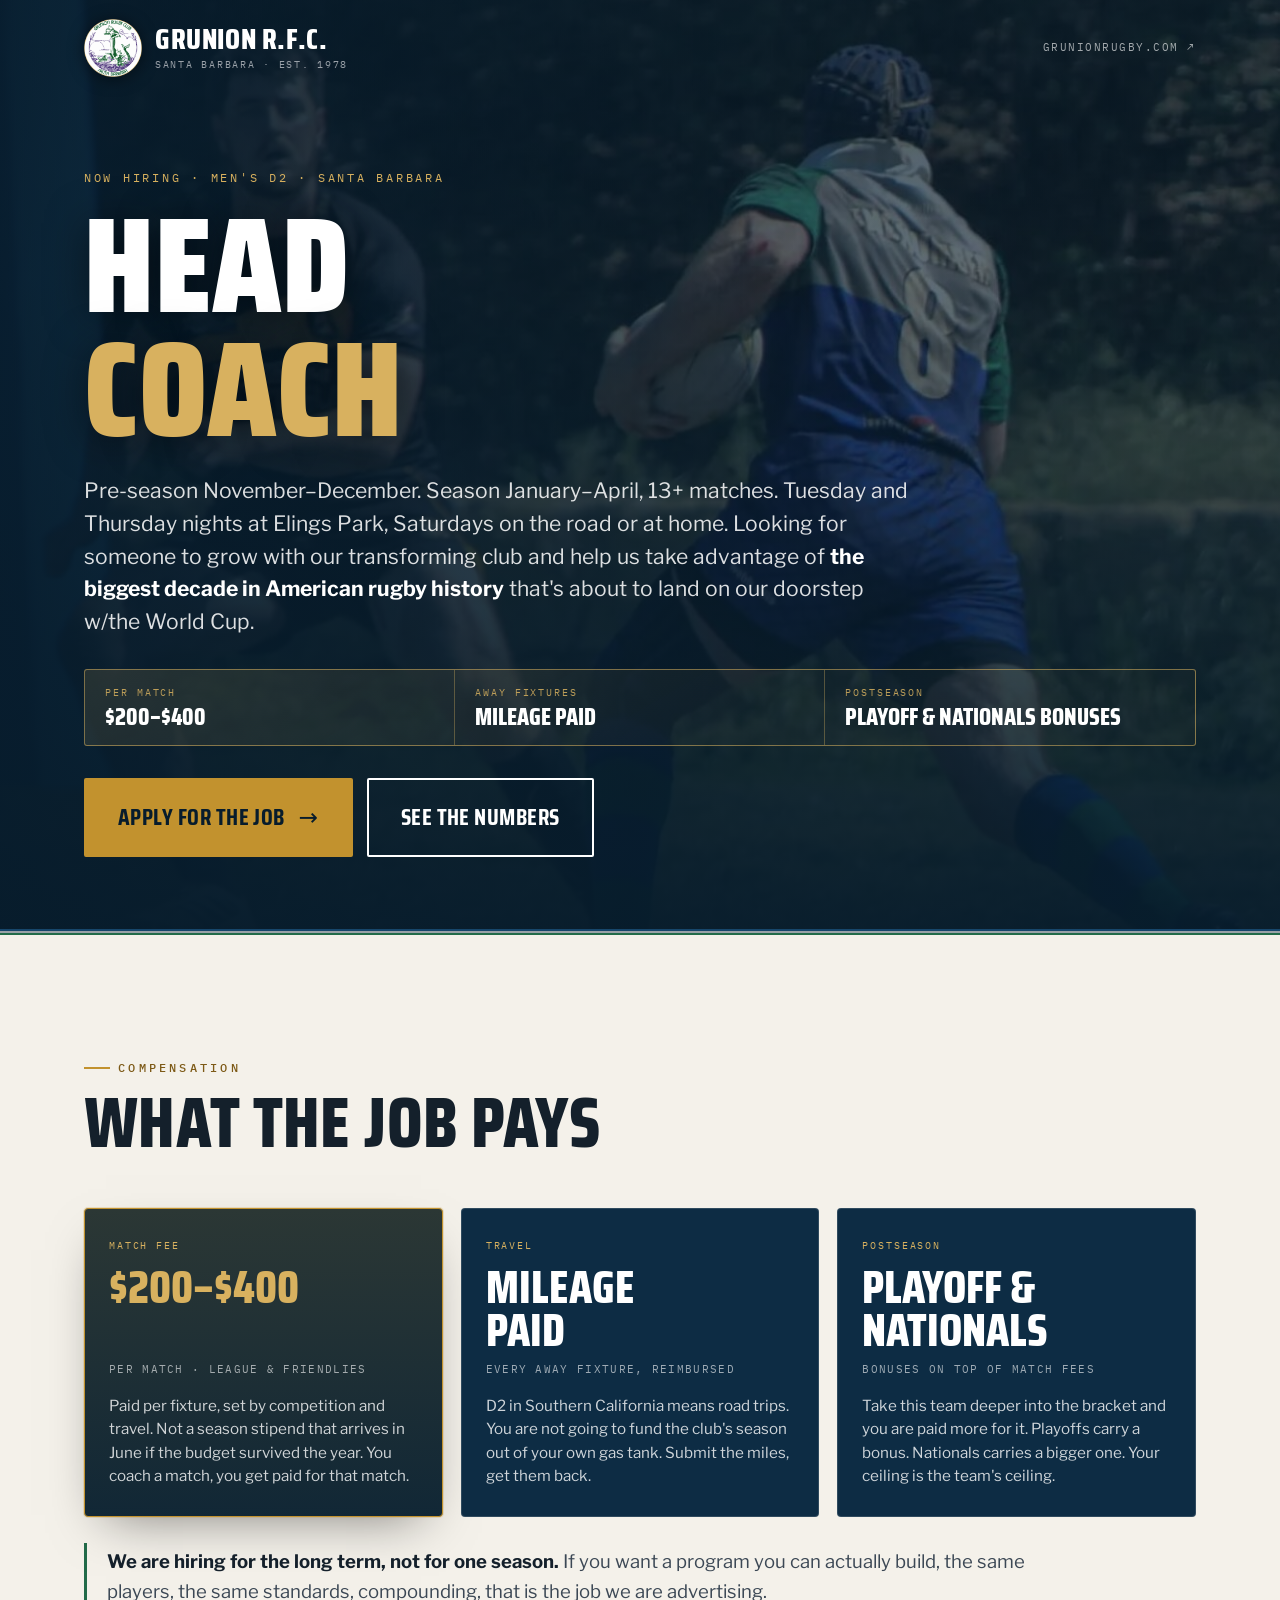
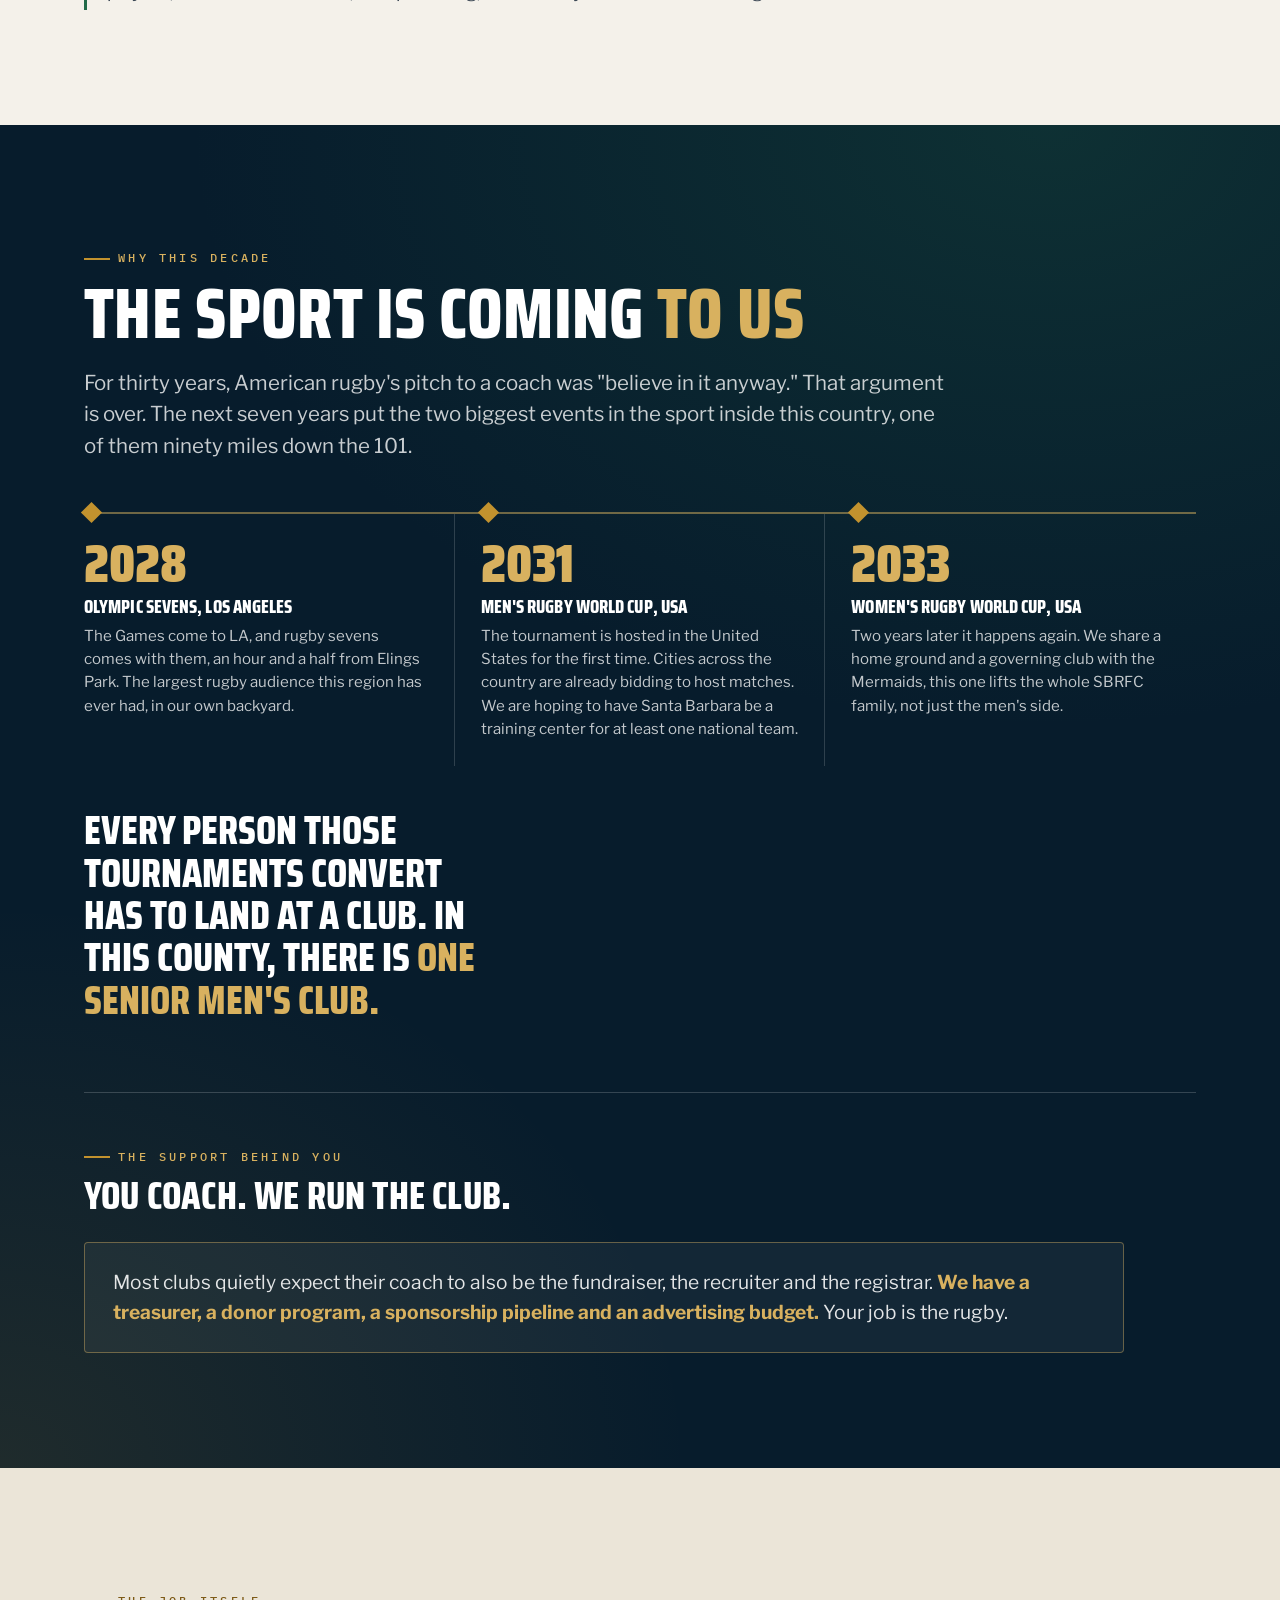
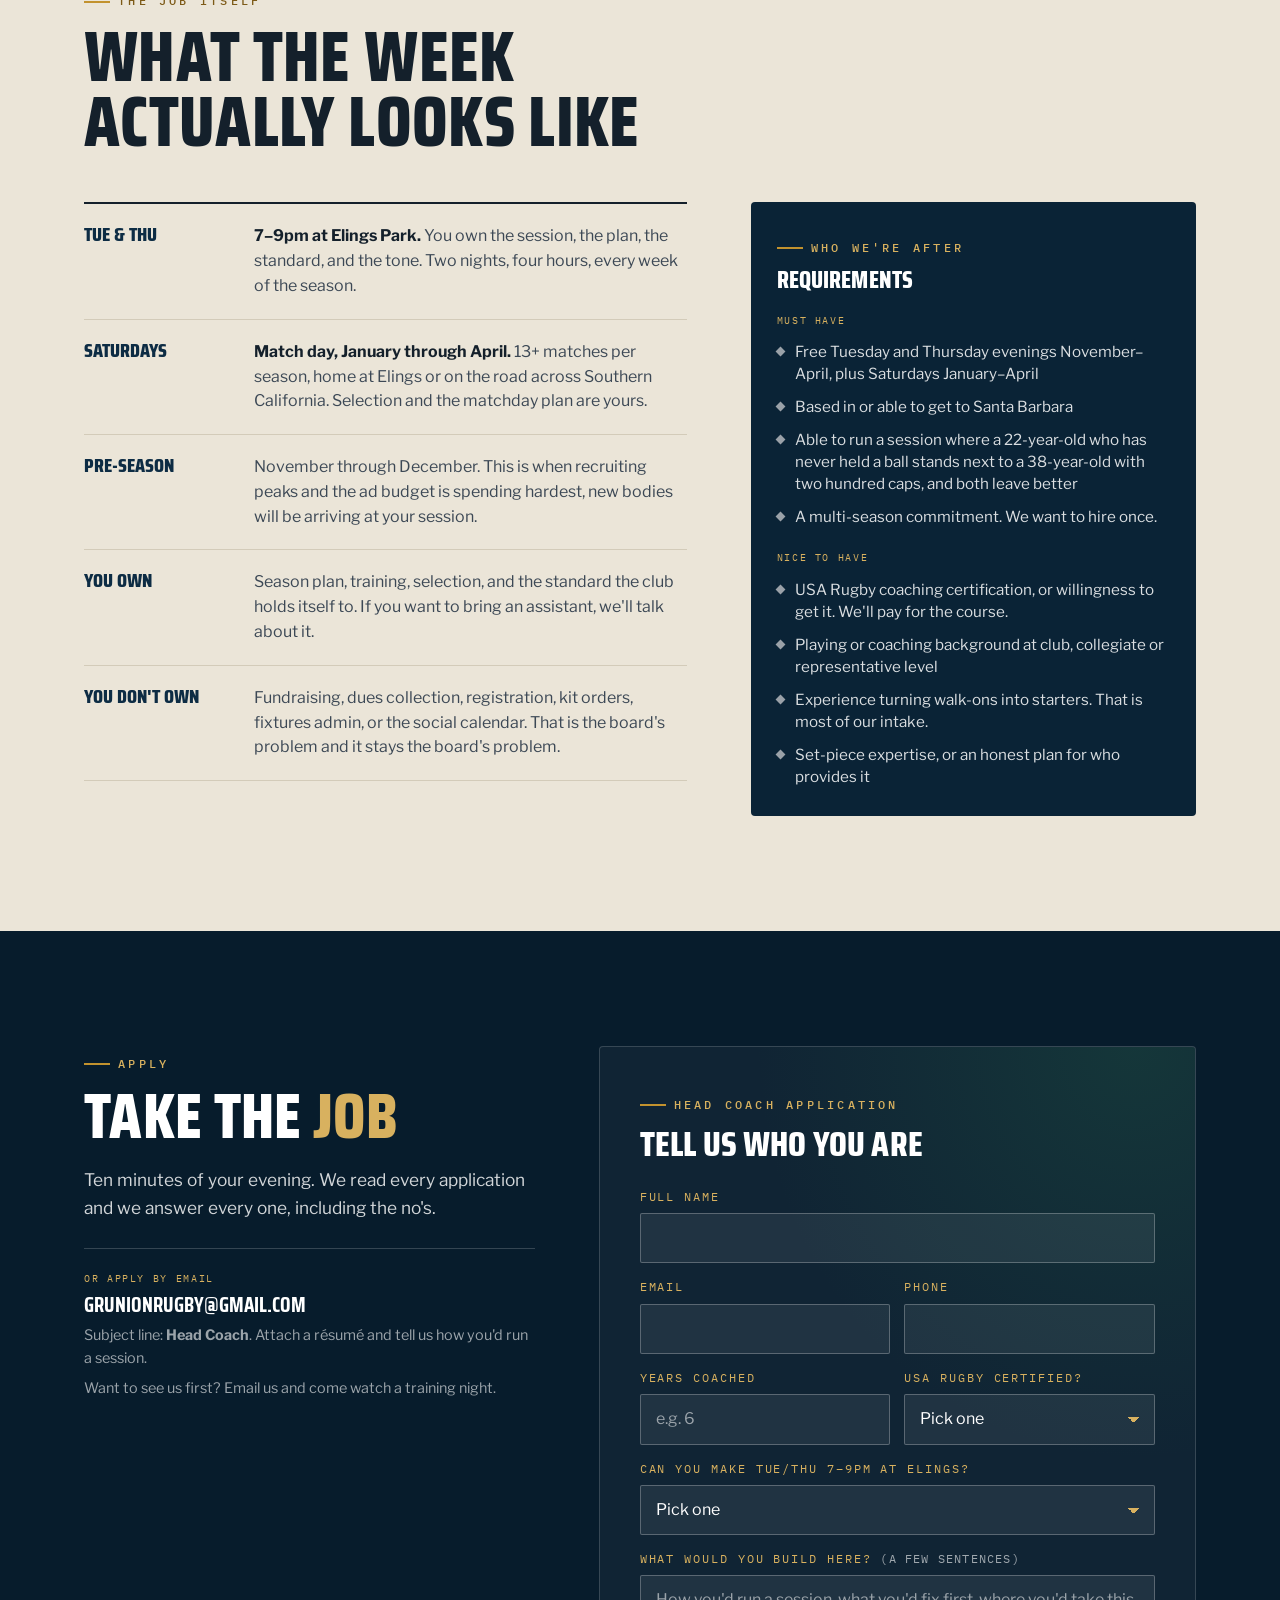
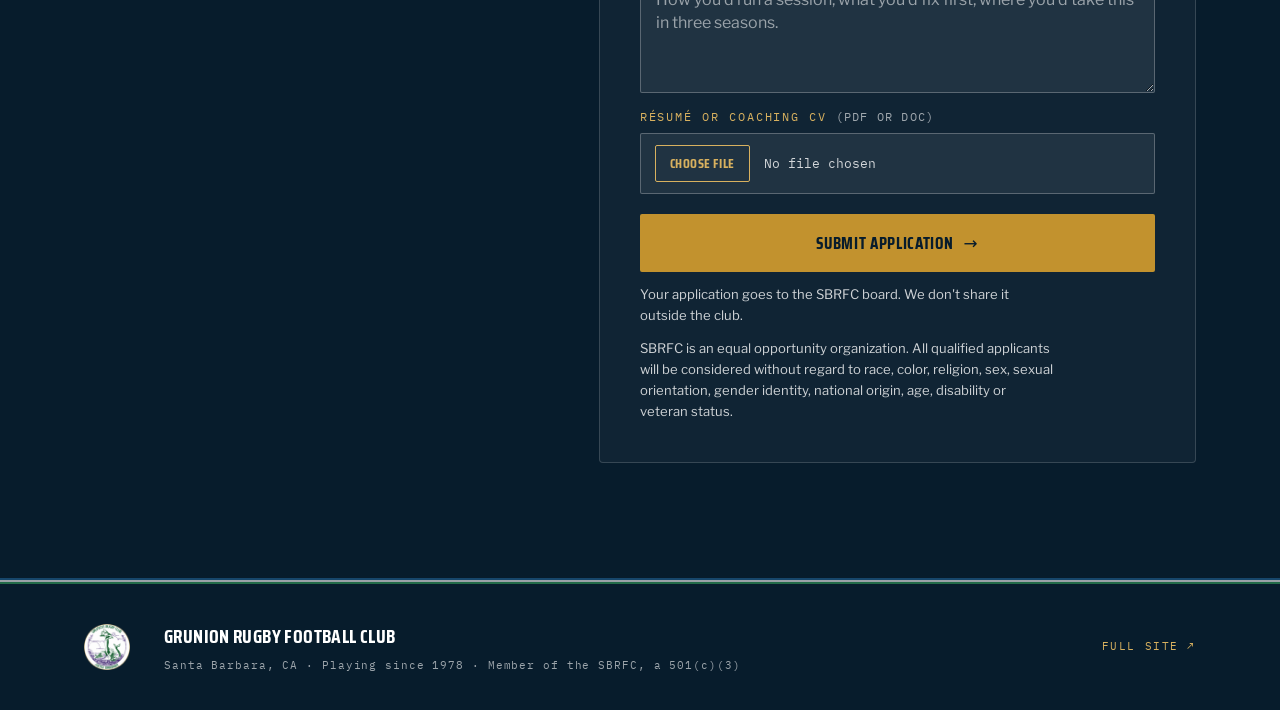
<file: coach.html>
<!DOCTYPE html>
<html lang="en">
<head>
<!-- Google tag (gtag.js) -->
<script async src="https://www.googletagmanager.com/gtag/js?id=G-LFDMG9SL19"></script>
<script>
  window.dataLayer = window.dataLayer || [];
  function gtag(){dataLayer.push(arguments);}
  gtag('js', new Date());

  gtag('config', 'G-LFDMG9SL19');
</script>
<meta charset="utf-8" />
<meta name="viewport" content="width=device-width, initial-scale=1" />
<title>Paid Head Coach — Grunion RFC · Santa Barbara</title>
<meta name="description" content="Grunion RFC is hiring a Head Coach. Men's D2, Santa Barbara. Pre-season November–December, season January–April, 13+ matches. $200–$400 per match, mileage paid, playoff and Nationals bonuses." />
<link rel="canonical" href="https://grunionrugby.com/coach" />
<link rel="icon" type="image/png" href="assets/favicon.png" />
<link rel="apple-touch-icon" href="assets/apple-touch-icon.png" />
<meta property="og:type" content="website" />
<meta property="og:site_name" content="Grunion Rugby Football Club" />
<meta property="og:title" content="Paid Head Coach — Grunion RFC" />
<meta property="og:description" content="Men's D2, Santa Barbara. $200–$400 per match, mileage paid, playoff and Nationals bonuses. Pre-season November–December, season January–April, 13+ matches." />
<meta property="og:url" content="https://grunionrugby.com/coach" />
<meta property="og:image" content="https://grunionrugby.com/assets/og-image.jpg" />
<meta name="twitter:card" content="summary_large_image" />
<!-- Google job listings (JobPosting). Keep it in step with the page text. validThrough is the last day of the
     coach search; when the seat is filled, delete this block and put the noindex back (see CLAUDE.md). -->
<script type="application/ld+json">
{
  "@context": "https://schema.org/",
  "@type": "JobPosting",
  "title": "Men's Rugby Head Coach",
  "description": "<p>Grunion RFC is hiring a Head Coach. Men's D2, Santa Barbara.</p><p>Pre-season November–December. Season January–April, 13+ matches. Tuesday and Thursday nights at Elings Park, Saturdays on the road or at home. Looking for someone to grow with our transforming club and help us take advantage of the biggest decade in American rugby history that's about to land on our doorstep w/the World Cup.</p><p><strong>What the job pays</strong></p><ul><li>Match fee: $200–$400 per match, league &amp; friendlies. Paid per fixture, set by competition and travel.</li><li>Travel: mileage paid, every away fixture, reimbursed.</li><li>Postseason: Playoff &amp; Nationals bonuses on top of match fees.</li></ul><p>We are hiring for the long term, not for one season.</p><p><strong>What the week actually looks like</strong></p><ul><li>Tue &amp; Thu: 7–9pm at Elings Park. You own the session, the plan, the standard, and the tone. Two nights, four hours, every week of the season.</li><li>Saturdays: Match day, January through April. 13+ matches per season, home at Elings or on the road across Southern California. Selection and the matchday plan are yours.</li><li>Pre-season: November through December.</li><li>You own: Season plan, training, selection, and the standard the club holds itself to.</li><li>You don't own: Fundraising, dues collection, registration, kit orders, fixtures admin, or the social calendar.</li></ul><p><strong>Must have</strong></p><ul><li>Free Tuesday and Thursday evenings November–April, plus Saturdays January–April</li><li>Based in or able to get to Santa Barbara</li><li>Able to run a session where a 22-year-old who has never held a ball stands next to a 38-year-old with two hundred caps, and both leave better</li><li>A multi-season commitment. We want to hire once.</li></ul><p><strong>Nice to have</strong></p><ul><li>USA Rugby coaching certification, or willingness to get it. We'll pay for the course.</li><li>Playing or coaching background at club, collegiate or representative level</li><li>Experience turning walk-ons into starters. That is most of our intake.</li><li>Set-piece expertise, or an honest plan for who provides it</li></ul><p><strong>Apply</strong></p><p>Ten minutes of your evening. We read every application and we answer every one, including the no's. Apply with the form on this page, or email grunionrugby@gmail.com with the subject line Head Coach. Your application goes to the SBRFC board.</p><p>SBRFC is an equal opportunity organization. All qualified applicants will be considered without regard to race, color, religion, sex, sexual orientation, gender identity, national origin, age, disability or veteran status.</p>",
  "datePosted": "2026-09-01",
  "validThrough": "2027-08-31T23:59:59-07:00",
  "employmentType": "PART_TIME",
  "hiringOrganization": {
    "@type": "Organization",
    "name": "Santa Barbara Rugby Football Club",
    "sameAs": "https://sbrfc.com"
  },
  "jobLocation": {
    "@type": "Place",
    "address": {
      "@type": "PostalAddress",
      "streetAddress": "1298 Las Positas Rd",
      "addressLocality": "Santa Barbara",
      "addressRegion": "CA",
      "postalCode": "93105",
      "addressCountry": "US"
    }
  },
  "directApply": true
}
</script>
<link rel="preconnect" href="https://fonts.googleapis.com" />
<link rel="preconnect" href="https://fonts.gstatic.com" crossorigin />
<link href="https://fonts.googleapis.com/css2?family=Saira+Condensed:wght@700;800;900&family=Libre+Franklin:ital,wght@0,400;0,600;0,700;1,400&family=IBM+Plex+Mono:wght@400;500;600&display=swap" rel="stylesheet" />
<link rel="stylesheet" href="styles.css" />
</head>
<body data-page="lp-coach">
<a class="skip" href="#lp-main">Skip to content</a>

<!-- ============ HERO ============ -->
<main id="lp-main">
<section class="lp-hero on-dark" id="lp-hero">
  <div class="lp-hero-media" style="background-image:url('assets/hero-action.jpg')" role="img" aria-label="Grunion RFC match action at Elings Park"></div>

  <header class="lp-head">
    <div class="wrap">
      <a class="lp-brand" href="https://grunionrugby.com" aria-label="Grunion Rugby Football Club">
        <img src="assets/grunion-crest.png" alt="" width="400" height="400" />
        <span><b>Grunion R.F.C.</b><i>Santa Barbara · Est. 1978</i></span>
      </a>
      <a class="lp-headlink" href="https://grunionrugby.com">grunionrugby.com&nbsp;↗</a>
    </div>
  </header>

  <div class="wrap lp-hero-inner">
    <span class="eyebrow">Now hiring · Men's D2 · Santa Barbara</span>
    <h1>Head<span class="alt">Coach</span></h1>
    <p class="lp-sub">Pre-season November–December. Season January–April, 13+ matches. Tuesday and Thursday nights at Elings Park, Saturdays on the road or at home. Looking for someone to grow with our transforming club and help us take advantage of <b>the biggest decade in American rugby history</b> that's about to land on our doorstep w/the World Cup.</p>

    <div class="co-pay">
      <div><span class="p-k">Per match</span><span class="p-v">$200–$400</span></div>
      <div><span class="p-k">Away fixtures</span><span class="p-v">Mileage paid</span></div>
      <div><span class="p-k">Postseason</span><span class="p-v">Playoff &amp; Nationals bonuses</span></div>
    </div>

    <div class="lp-cta" id="hero-cta">
      <a class="btn btn-gold btn-xl arrow" href="#apply">Apply for the job</a>
      <a class="btn btn-line btn-xl" href="#money">See the numbers</a>
    </div>
  </div>
</section>
<hr class="rule101" />

<!-- ============ THE MONEY ============ -->
<section class="section co-money" id="money">
  <div class="wrap">
    <span class="kicker">Compensation</span>
    <h2 style="font-size:clamp(2.4rem,6vw,4.4rem);margin-top:14px">What the job pays</h2>

    <div class="co-cards">
      <div class="co-card hero-card">
        <span class="c-k">Match fee</span>
        <span class="c-amt">$200–$400</span>
        <span class="c-unit">per match · league &amp; friendlies</span>
        <p>Paid per fixture, set by competition and travel. Not a season stipend that arrives in June if the budget survived the year. You coach a match, you get paid for that match.</p>
      </div>
      <div class="co-card">
        <span class="c-k">Travel</span>
        <span class="c-amt">Mileage<br />paid</span>
        <span class="c-unit">every away fixture, reimbursed</span>
        <p>D2 in Southern California means road trips. You are not going to fund the club's season out of your own gas tank. Submit the miles, get them back.</p>
      </div>
      <div class="co-card">
        <span class="c-k">Postseason</span>
        <span class="c-amt">Playoff &amp;<br />Nationals</span>
        <span class="c-unit">bonuses on top of match fees</span>
        <p>Take this team deeper into the bracket and you are paid more for it. Playoffs carry a bonus. Nationals carries a bigger one. Your ceiling is the team's ceiling.</p>
      </div>
    </div>

    <p class="co-longterm"><b>We are hiring for the long term, not for one season.</b> If you want a program you can actually build, the same players, the same standards, compounding, that is the job we are advertising.</p>
  </div>
</section>

<!-- ============ WHY NOW ============ -->
<section class="section co-why on-dark">
  <div class="wrap">
    <span class="kicker">Why this decade</span>
    <h2>The sport is coming <span class="alt">to us</span></h2>
    <p class="lede" style="margin-top:20px">For thirty years, American rugby's pitch to a coach was "believe in it anyway." That argument is over. The next seven years put the two biggest events in the sport inside this country, one of them ninety miles down the 101.</p>

    <div class="co-time">
      <div class="co-t">
        <span class="t-yr">2028</span>
        <h3>Olympic Sevens, Los Angeles</h3>
        <p>The Games come to LA, and rugby sevens comes with them, an hour and a half from Elings Park. The largest rugby audience this region has ever had, in our own backyard.</p>
      </div>
      <div class="co-t">
        <span class="t-yr">2031</span>
        <h3>Men's Rugby World Cup, USA</h3>
        <p>The tournament is hosted in the United States for the first time. Cities across the country are already bidding to host matches. We are hoping to have Santa Barbara be a training center for at least one national team.</p>
      </div>
      <div class="co-t">
        <span class="t-yr">2033</span>
        <h3>Women's Rugby World Cup, USA</h3>
        <p>Two years later it happens again. We share a home ground and a governing club with the Mermaids, this one lifts the whole SBRFC family, not just the men's side.</p>
      </div>
    </div>

    <p class="co-punch">Every person those tournaments convert has to land at a club. In this county, there is <span class="alt">one senior men's club.</span></p>

    <!-- the books -->
    <div class="co-books">
      <span class="kicker">The support behind you</span>
      <h3>You coach. We run the club.</h3>

      <p class="co-yours">Most clubs quietly expect their coach to also be the fundraiser, the recruiter and the registrar. <b>We have a treasurer, a donor program, a sponsorship pipeline and an advertising budget.</b> Your job is the rugby.</p>
    </div>
  </div>
</section>

<!-- ============ THE JOB ============ -->
<section class="section co-job">
  <div class="wrap">
    <span class="kicker">The job itself</span>
    <h2 style="font-size:clamp(2.4rem,6vw,4.4rem);margin-top:14px">What the week<br />actually looks like</h2>

    <div class="co-jobgrid">
      <div class="co-week">
        <div class="co-w"><span class="w-k">Tue &amp; Thu</span><span class="w-v"><b>7–9pm at Elings Park.</b> You own the session, the plan, the standard, and the tone. Two nights, four hours, every week of the season.</span></div>
        <div class="co-w"><span class="w-k">Saturdays</span><span class="w-v"><b>Match day, January through April.</b> 13+ matches per season, home at Elings or on the road across Southern California. Selection and the matchday plan are yours.</span></div>
        <div class="co-w"><span class="w-k">Pre-season</span><span class="w-v">November through December. This is when recruiting peaks and the ad budget is spending hardest, new bodies will be arriving at your session.</span></div>
        <div class="co-w"><span class="w-k">You own</span><span class="w-v">Season plan, training, selection, and the standard the club holds itself to. If you want to bring an assistant, we'll talk about it.</span></div>
        <div class="co-w"><span class="w-k">You don't own</span><span class="w-v">Fundraising, dues collection, registration, kit orders, fixtures admin, or the social calendar. That is the board's problem and it stays the board's problem.</span></div>
      </div>

      <div class="co-look">
        <span class="kicker">Who we're after</span>
        <h3>Requirements</h3>
        <span class="l-sub">Must have</span>
        <ul>
          <li>Free Tuesday and Thursday evenings November–April, plus Saturdays January–April</li>
          <li>Based in or able to get to Santa Barbara</li>
          <li>Able to run a session where a 22-year-old who has never held a ball stands next to a 38-year-old with two hundred caps, and both leave better</li>
          <li>A multi-season commitment. We want to hire once.</li>
        </ul>
        <span class="l-sub">Nice to have</span>
        <ul>
          <li>USA Rugby coaching certification, or willingness to get it. We'll pay for the course.</li>
          <li>Playing or coaching background at club, collegiate or representative level</li>
          <li>Experience turning walk-ons into starters. That is most of our intake.</li>
          <li>Set-piece expertise, or an honest plan for who provides it</li>
        </ul>
      </div>
    </div>
  </div>
</section>

<!-- ============ APPLY ============ -->
<section class="section co-apply on-dark" id="apply">
  <div class="wrap co-applygrid">
    <div>
      <span class="kicker">Apply</span>
      <h2>Take the <span class="alt">job</span></h2>
      <p class="a-lead">Ten minutes of your evening. We read every application and we answer every one, including the no's.</p>
      <div class="co-alt">
        <span class="a-k">Or apply by email</span>
        <a href="mailto:grunionrugby@gmail.com?subject=Head%20Coach">grunionrugby@gmail.com</a>
        <p>Subject line: <b>Head Coach</b>. Attach a résumé and tell us how you'd run a session.</p>
        <p>Want to see us first? Email us and come watch a training night.</p>
      </div>
    </div>

    <div class="lp-form-card">
      <span class="kicker">Head Coach application</span>
      <h2 style="font-size:clamp(1.7rem,3vw,2.2rem)">Tell us who you are</h2>

      <form class="lp-form" name="coach-application" method="POST" data-netlify="true" netlify-honeypot="bot-field" enctype="multipart/form-data" action="/coach-thanks">
        <input type="hidden" name="form-name" value="coach-application" />
        <!-- Where this visit came from: filled by the attribution script at the bottom of the page; empty for direct visits. Feeds the club dashboard. -->
        <input type="hidden" name="utm_source" value="" />
        <input type="hidden" name="utm_medium" value="" />
        <input type="hidden" name="utm_campaign" value="" />
        <input type="hidden" name="utm_content" value="" />
        <input type="hidden" name="utm_term" value="" />
        <input type="hidden" name="gclid" value="" />
        <input type="hidden" name="fbclid" value="" />
        <input type="hidden" name="landing" value="" />
        <input type="hidden" name="referrer" value="" />
        <p class="lp-hp" hidden aria-hidden="true"><label>Leave this empty: <input name="bot-field" tabindex="-1" autocomplete="off" /></label></p>

        <div class="lp-field">
          <label for="c-name">Full name</label>
          <input id="c-name" name="name" type="text" autocomplete="name" required />
        </div>

        <div class="lp-row2">
          <div class="lp-field">
            <label for="c-email">Email</label>
            <input id="c-email" name="email" type="email" autocomplete="email" required />
          </div>
          <div class="lp-field">
            <label for="c-phone">Phone</label>
            <input id="c-phone" name="phone" type="tel" autocomplete="tel" required />
          </div>
        </div>

        <div class="lp-row2">
          <div class="lp-field">
            <label for="c-years">Years coached</label>
            <input id="c-years" name="years_coached" type="number" min="0" max="60" required placeholder="e.g. 6" />
          </div>
          <div class="lp-field">
            <label for="c-cert">USA Rugby certified?</label>
            <select id="c-cert" name="usar_certified" required>
              <option value="" selected disabled>Pick one</option>
              <option>Yes</option>
              <option>No</option>
              <option>In progress</option>
            </select>
          </div>
        </div>

        <div class="lp-field">
          <label for="c-avail">Can you make Tue/Thu 7–9pm at Elings?</label>
          <select id="c-avail" name="availability" required>
            <option value="" selected disabled>Pick one</option>
            <option>Yes, both nights</option>
            <option>Yes, most weeks</option>
            <option>One night only</option>
            <option>Not yet, let's talk</option>
          </select>
        </div>

        <div class="lp-field">
          <label for="c-plan">What would you build here? <span class="opt">(a few sentences)</span></label>
          <textarea id="c-plan" name="plan" rows="4" placeholder="How you'd run a session, what you'd fix first, where you'd take this in three seasons."></textarea>
        </div>

        <div class="lp-field">
          <label for="c-cv">Résumé or coaching CV <span class="opt">(PDF or DOC)</span></label>
          <input id="c-cv" name="resume" type="file" accept=".pdf,.doc,.docx" />
        </div>

        <button class="btn btn-gold arrow" type="submit">Submit application</button>
      </form>

      <p class="lp-micro">Your application goes to the SBRFC board. We don't share it outside the club.</p>
      <p class="lp-micro">SBRFC is an equal opportunity organization. All qualified applicants will be considered without regard to race, color, religion, sex, sexual orientation, gender identity, national origin, age, disability or veteran status.</p>
    </div>
  </div>
</section>
</main>

<!-- sticky mobile apply bar -->
<div class="lp-sticky"><a class="btn btn-gold arrow" href="#apply">Apply · Head Coach</a></div>

<hr class="rule101" />
<footer class="lp-foot">
  <div class="wrap lp-foot-in">
    <img src="assets/grunion-crest.png" alt="Grunion RFC crest" width="400" height="400" loading="lazy" />
    <span class="lf-txt"><b>Grunion Rugby Football Club</b>Santa Barbara, CA · Playing since 1978 · Member of the SBRFC, a 501(c)(3)</span>
    <a href="https://grunionrugby.com">Full site ↗</a>
  </div>
</footer>

<script>
/* Reveal the sticky action bar only once the hero CTA has scrolled away,
   so the phone never shows the same gold button twice. No JS = bar always on. */
(function(){
  var bar=document.querySelector('.lp-sticky'),
      anchor=document.getElementById('hero-cta');
  if(!bar||!anchor||!('IntersectionObserver' in window))return;
  bar.classList.add('is-armed');
  new IntersectionObserver(function(e){
    bar.classList.toggle('is-on', !e[0].isIntersecting);
  },{threshold:0}).observe(anchor);
})();
</script>

<script>
/* Ad attribution for the club dashboard. Remembers where this visitor came
   from (utm tags, gclid, fbclid, referrer) for 30 days in this browser and
   copies it into the form's hidden fields, so each sign-up can be credited to
   the campaign that brought it. Nothing is sent anywhere except with the form
   the visitor chooses to submit. Also reports text / email taps to GA4. */
(function(){
  var KEY='grcAttrib', DAYS=30, TAGS=['utm_source','utm_medium','utm_campaign','utm_content','utm_term','gclid','gbraid','wbraid','fbclid'];
  var q=new URLSearchParams(location.search), rec=null, tagged=false, fresh={};
  TAGS.forEach(function(k){ var v=q.get(k); if(v){ fresh[k]=String(v).slice(0,120); tagged=true; } });
  var stored=null;
  try{ stored=JSON.parse(localStorage.getItem(KEY)||'null'); }catch(e){}
  if(stored && !(stored.t && Date.now()-stored.t < DAYS*864e5)) stored=null;
  var refHost=''; try{ refHost=document.referrer?new URL(document.referrer).hostname:''; }catch(e){}
  if(tagged || !stored){
    rec={t:Date.now(),landing:location.pathname,referrer:refHost};
    TAGS.forEach(function(k){ if(fresh[k]) rec[k]=fresh[k]; });
    try{ localStorage.setItem(KEY,JSON.stringify(rec)); }catch(e){}
  } else rec=stored;
  var click=rec.gclid||rec.gbraid||rec.wbraid||'';
  var fill={utm_source:rec.utm_source||'',utm_medium:rec.utm_medium||'',utm_campaign:rec.utm_campaign||'',
    utm_content:rec.utm_content||'',utm_term:rec.utm_term||'',gclid:click?click.slice(0,24):'',
    fbclid:rec.fbclid?String(rec.fbclid).slice(0,24):'',landing:rec.landing||'',referrer:rec.referrer||''};
  Object.keys(fill).forEach(function(k){
    var inputs=document.querySelectorAll('form input[type="hidden"][name="'+k+'"]');
    for(var i=0;i<inputs.length;i++) inputs[i].value=fill[k];
  });
  document.addEventListener('click',function(ev){
    var a=ev.target&&ev.target.closest?ev.target.closest('a[href]'):null; if(!a) return;
    var h=a.getAttribute('href')||'', name=/^(sms|tel):/i.test(h)?'tap_text':/^mailto:/i.test(h)?'tap_email':null;
    if(name && typeof gtag==='function') gtag('event',name,{page:document.body.getAttribute('data-page')||location.pathname});
  },true);
})();
</script>

</body>
</html>
</file>
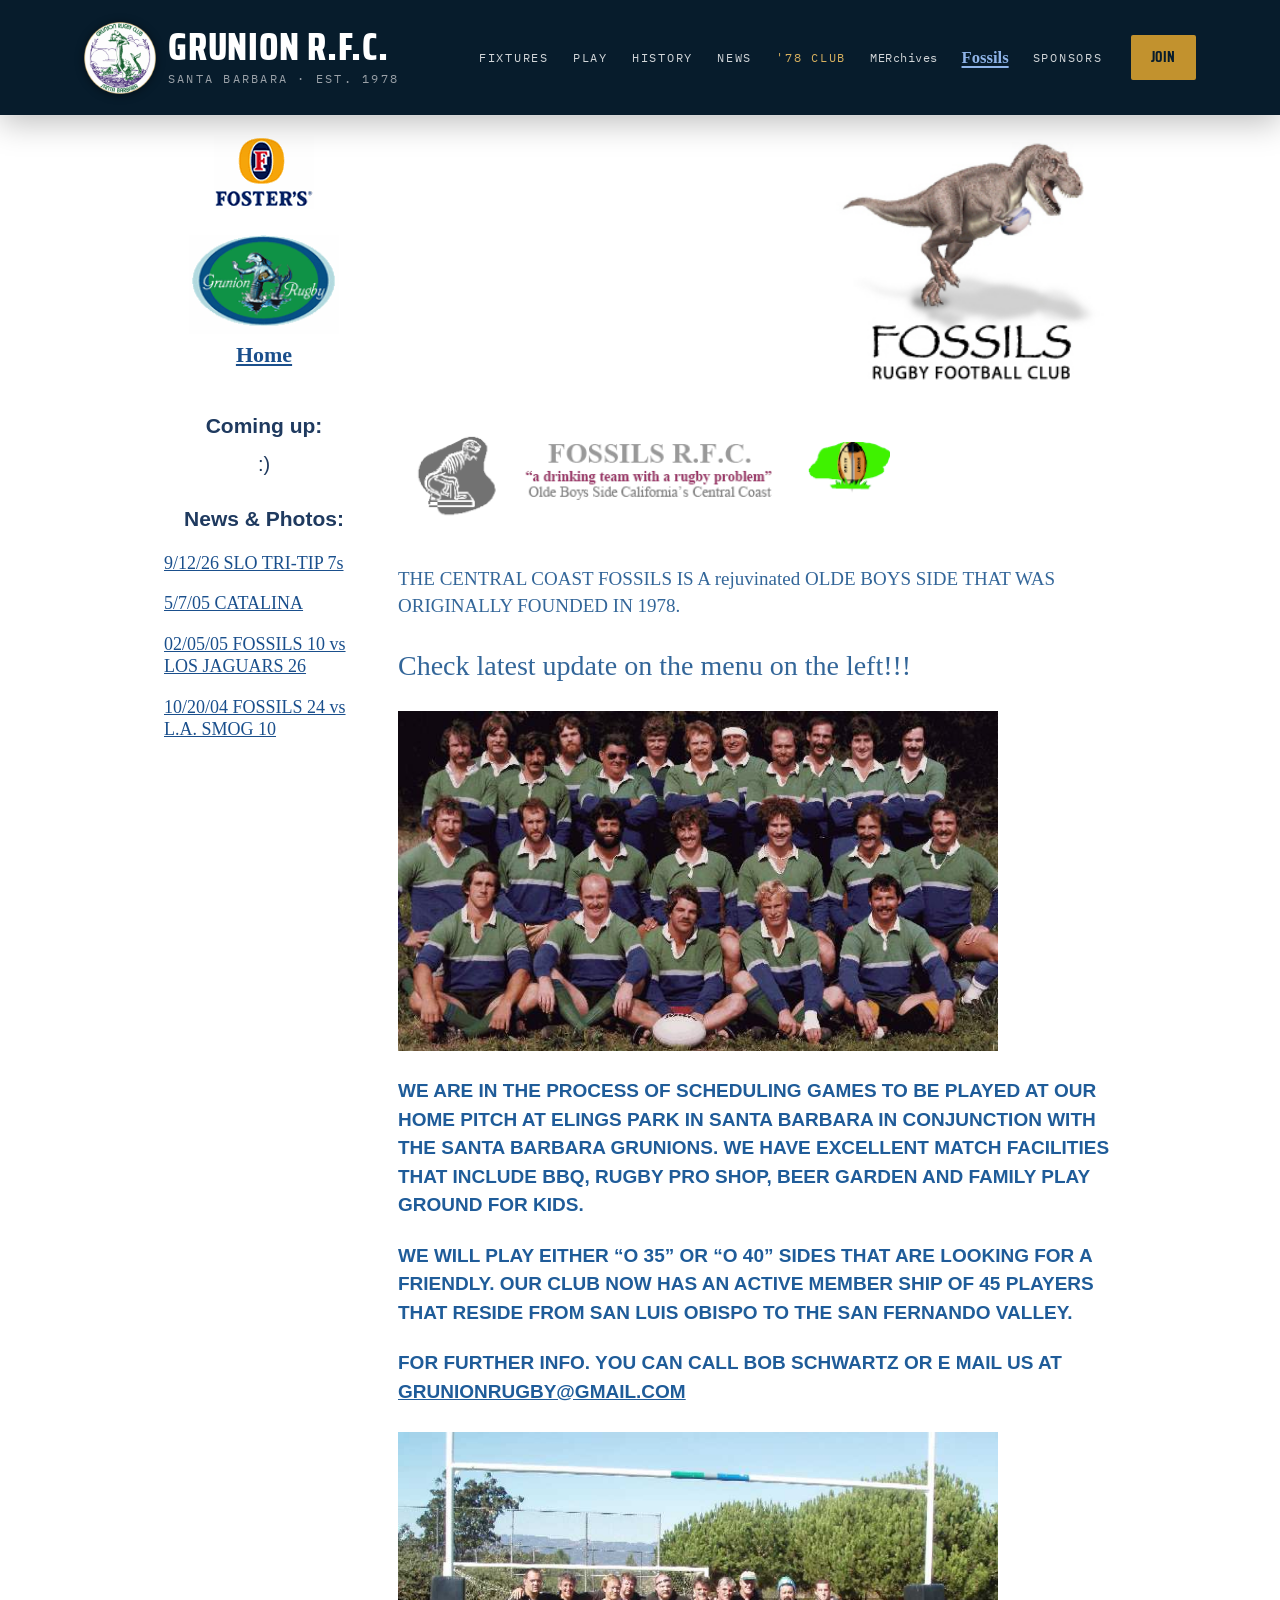
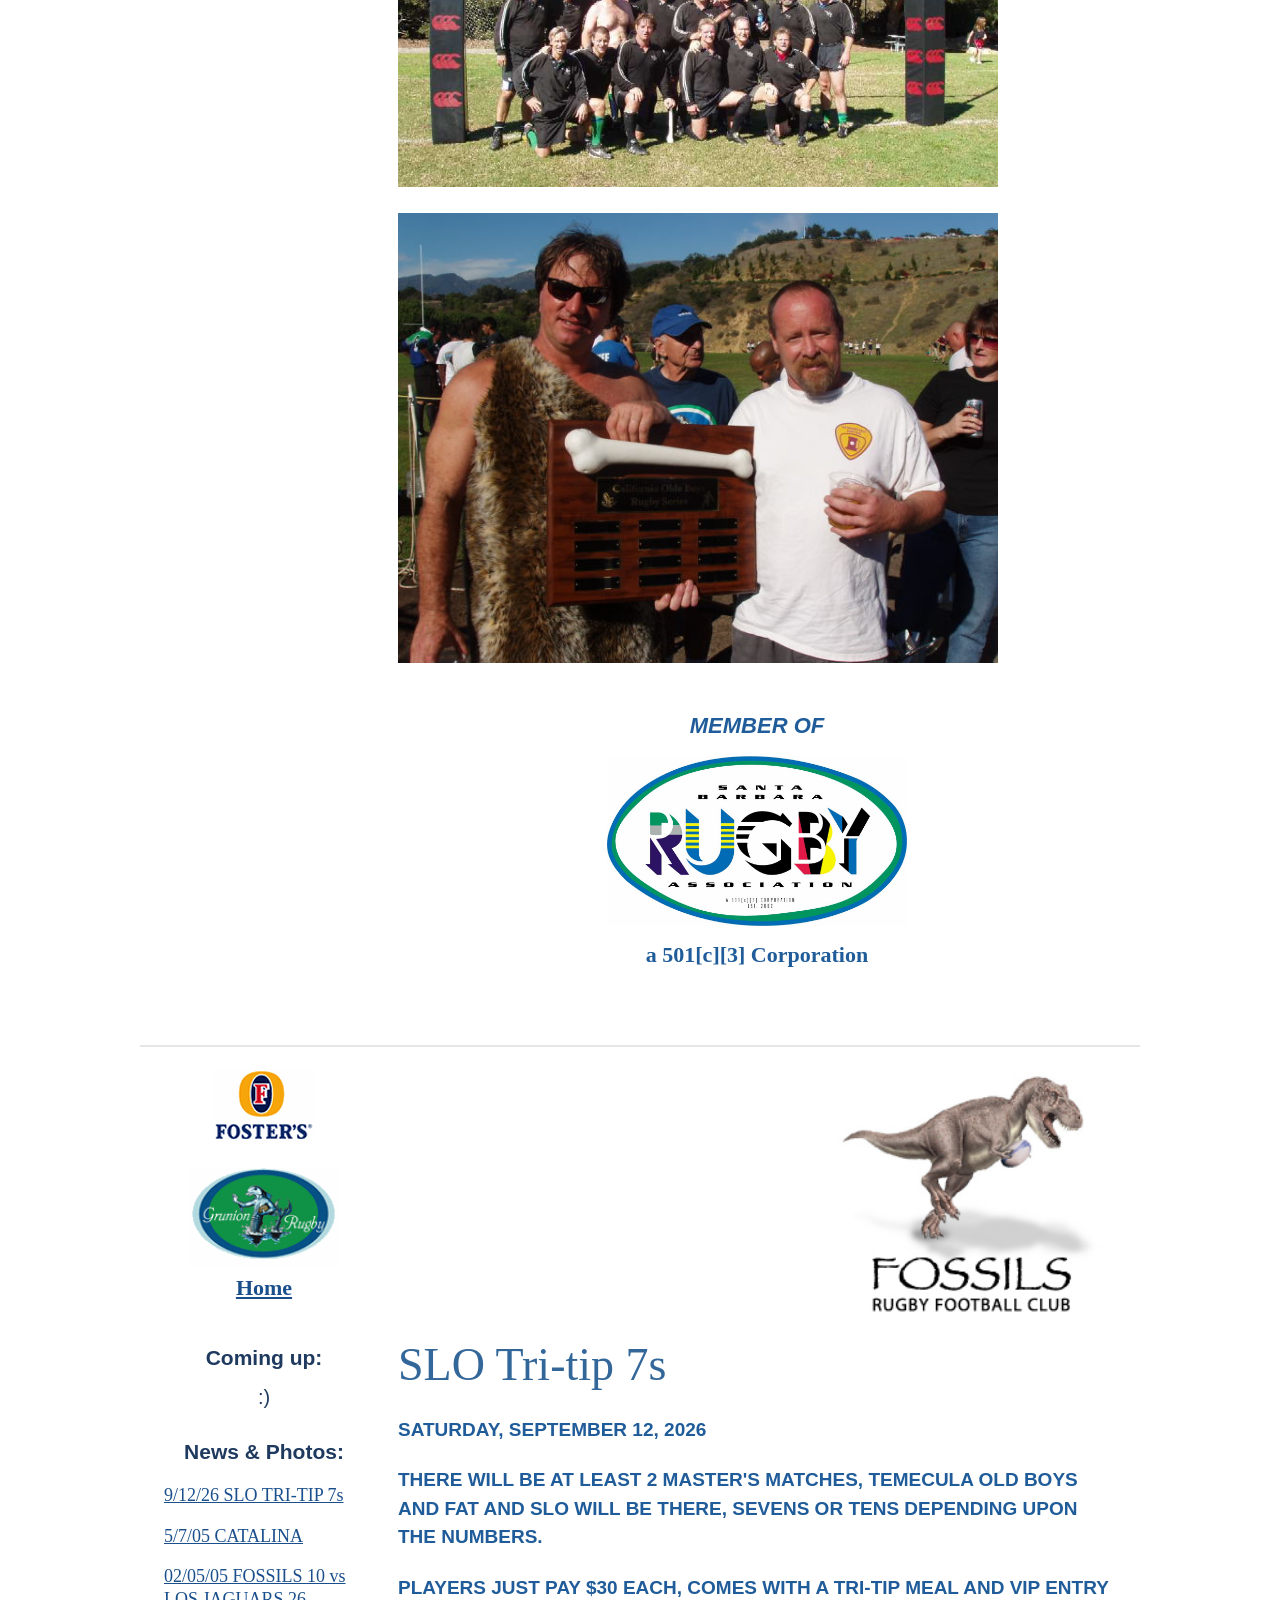
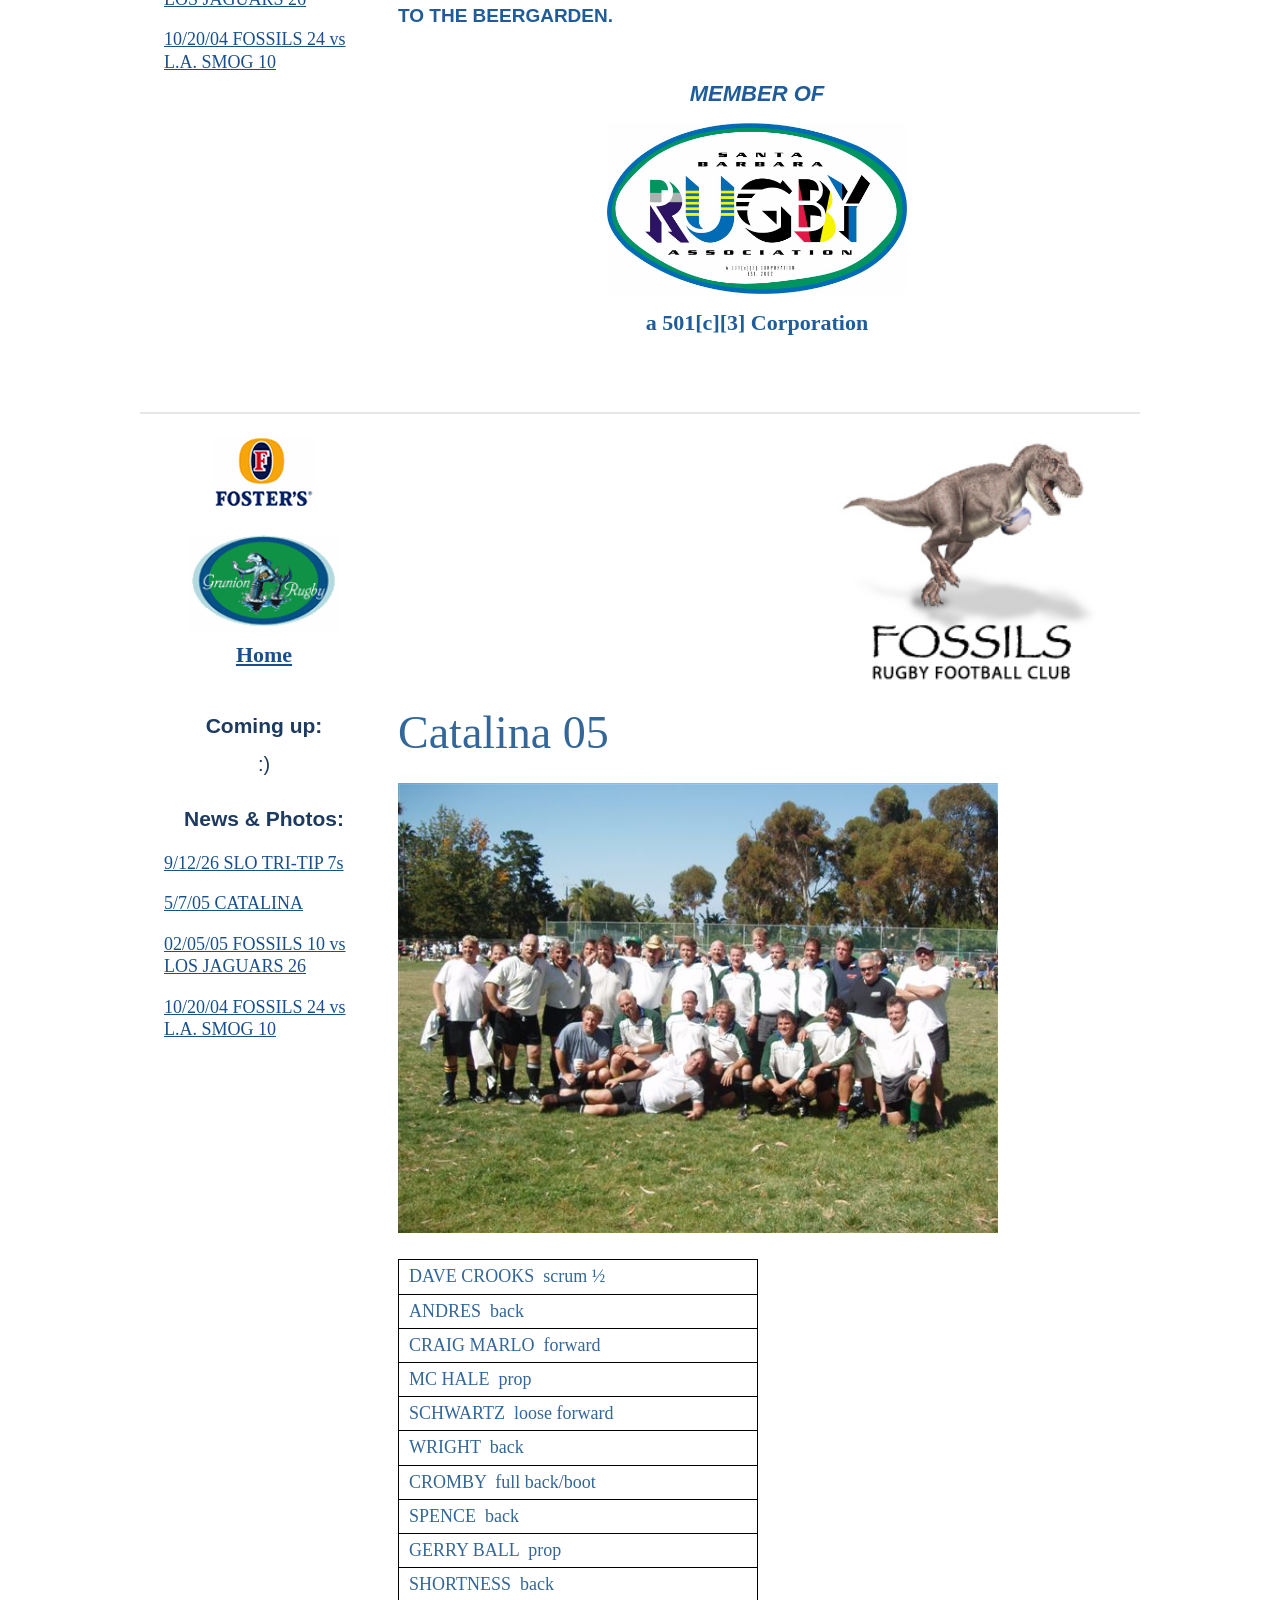
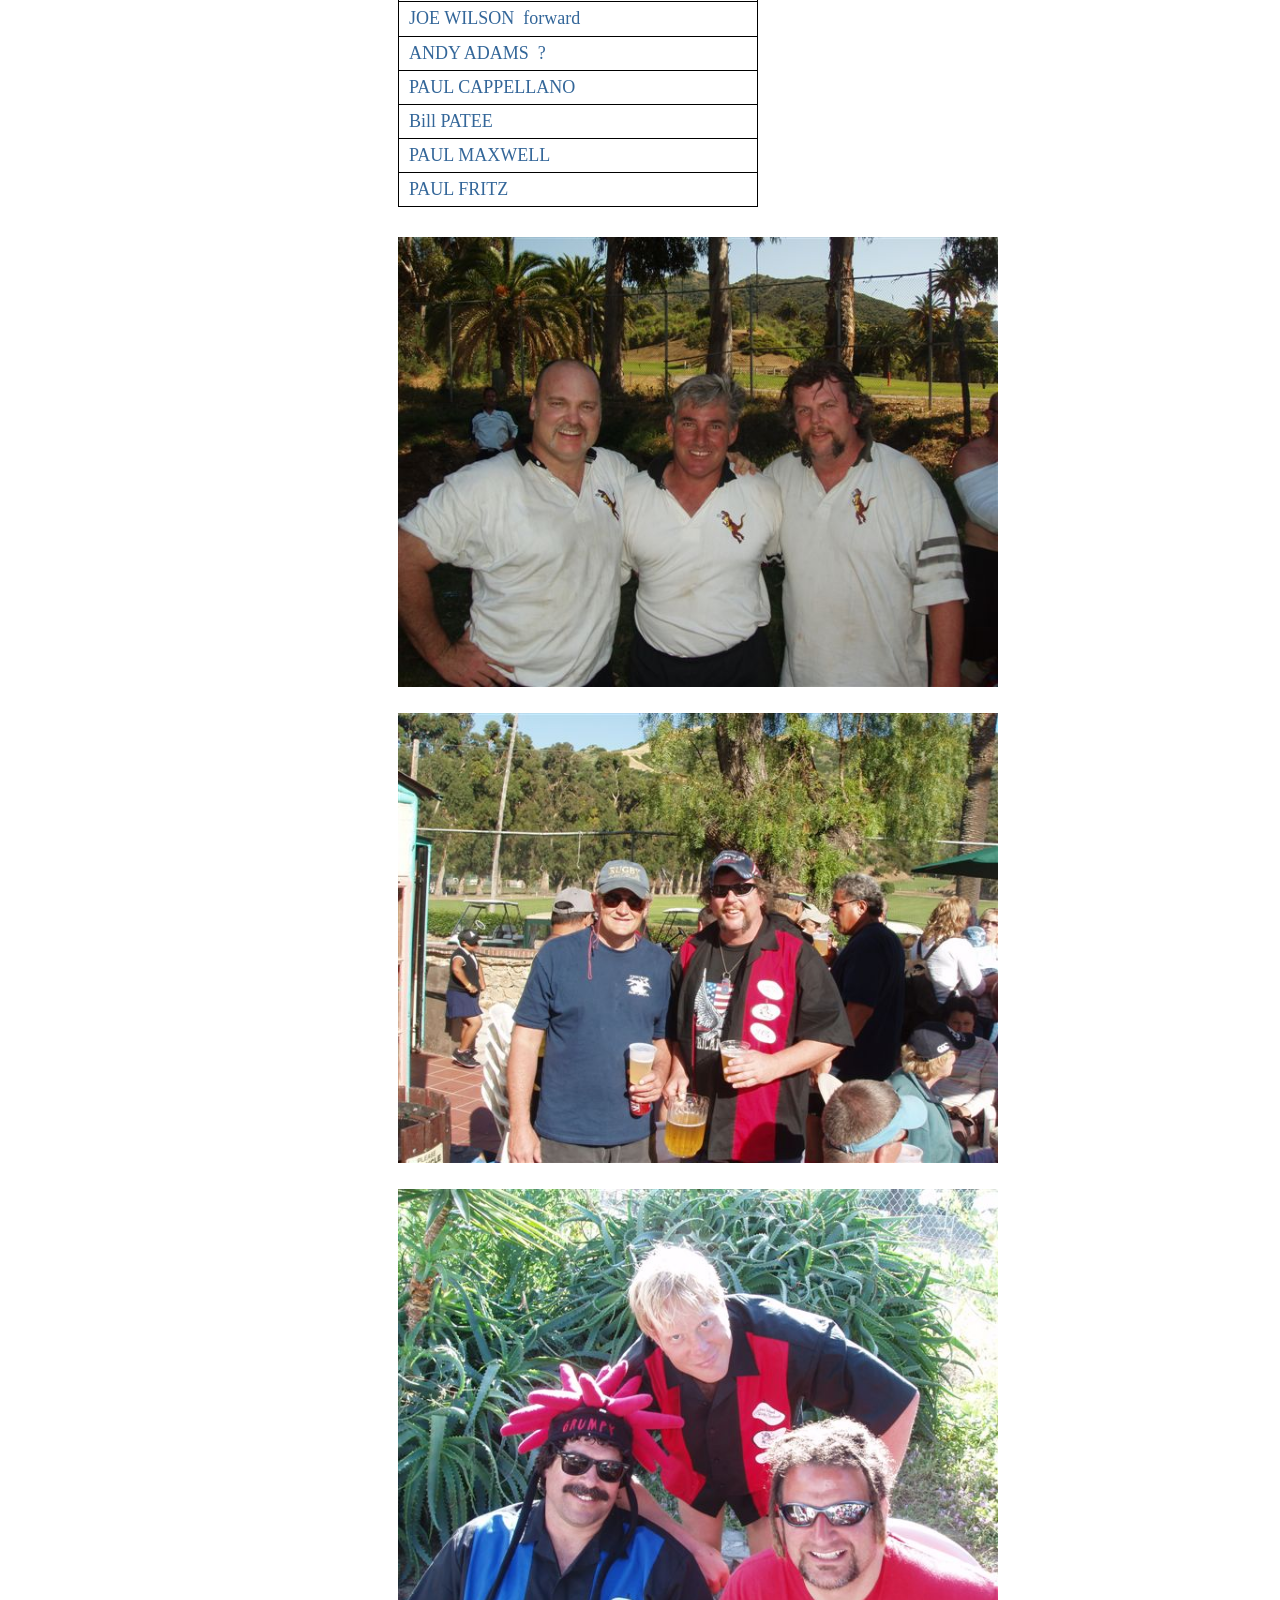
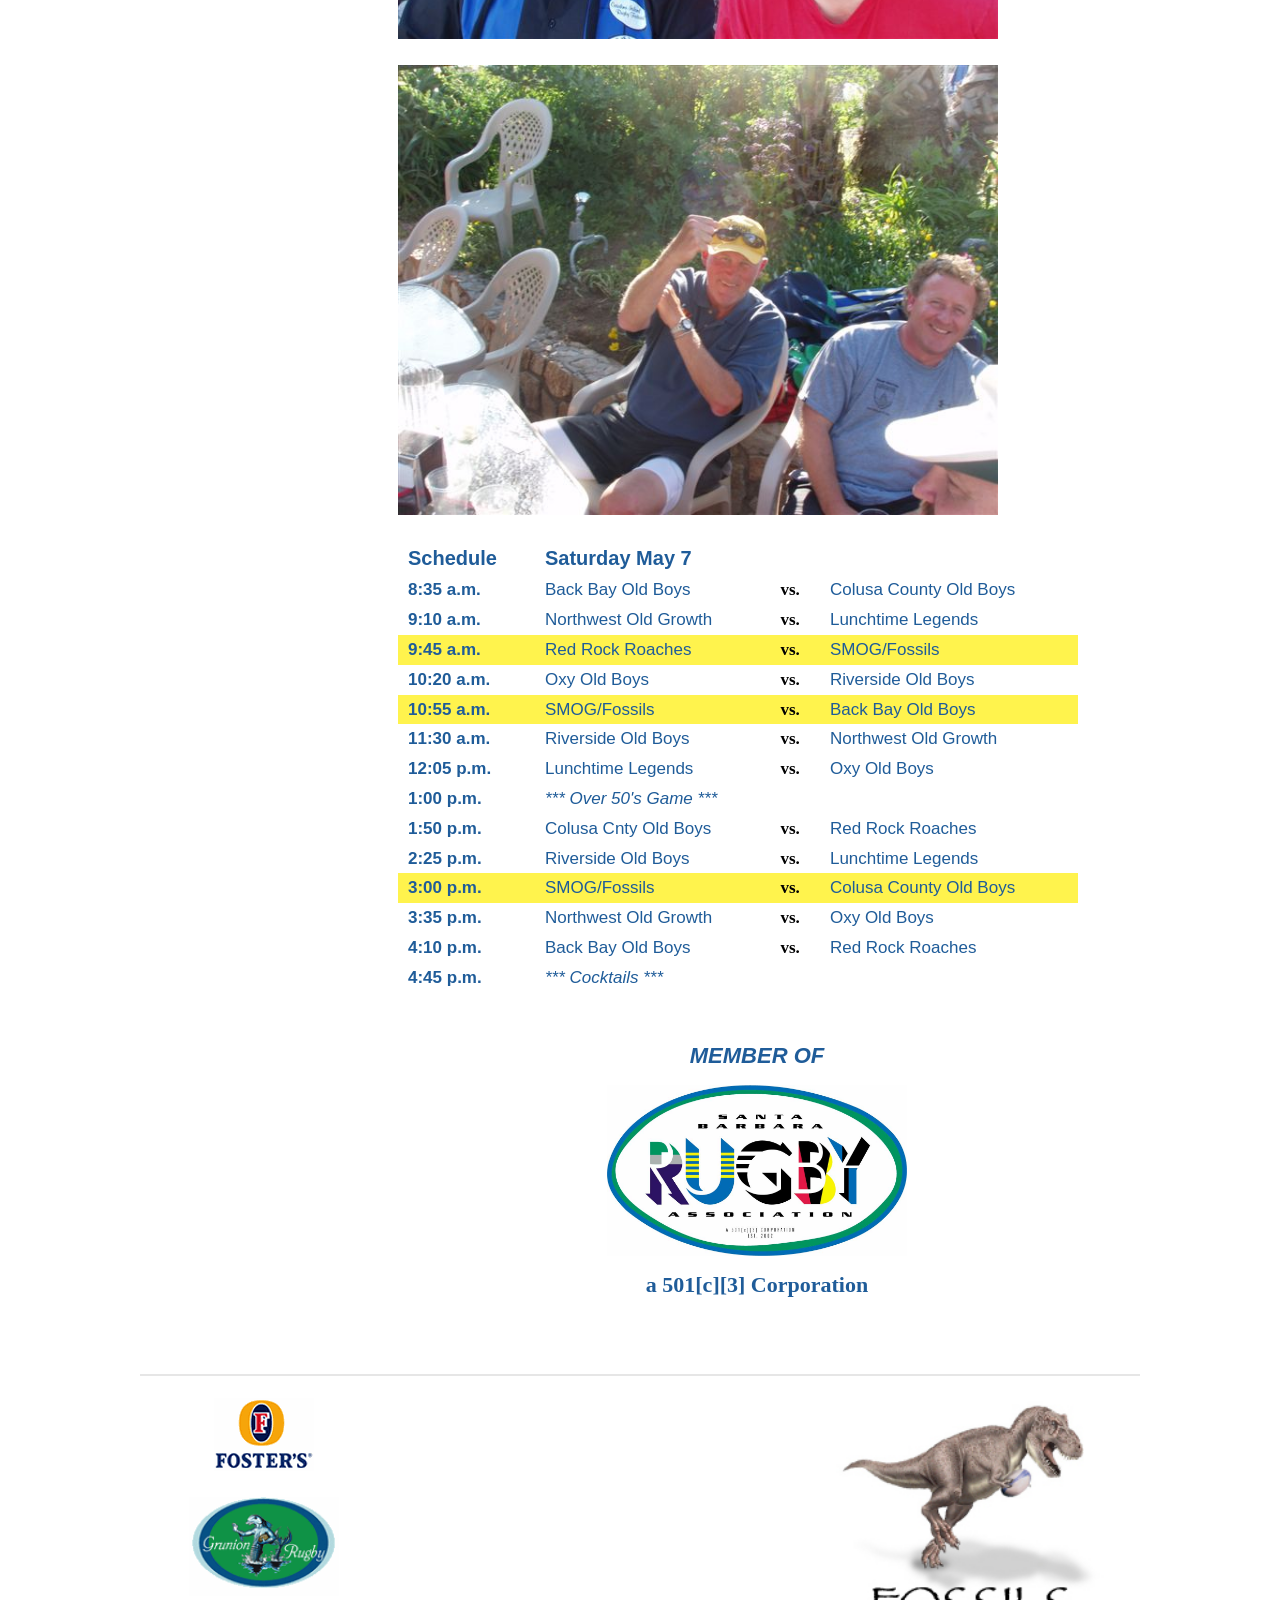
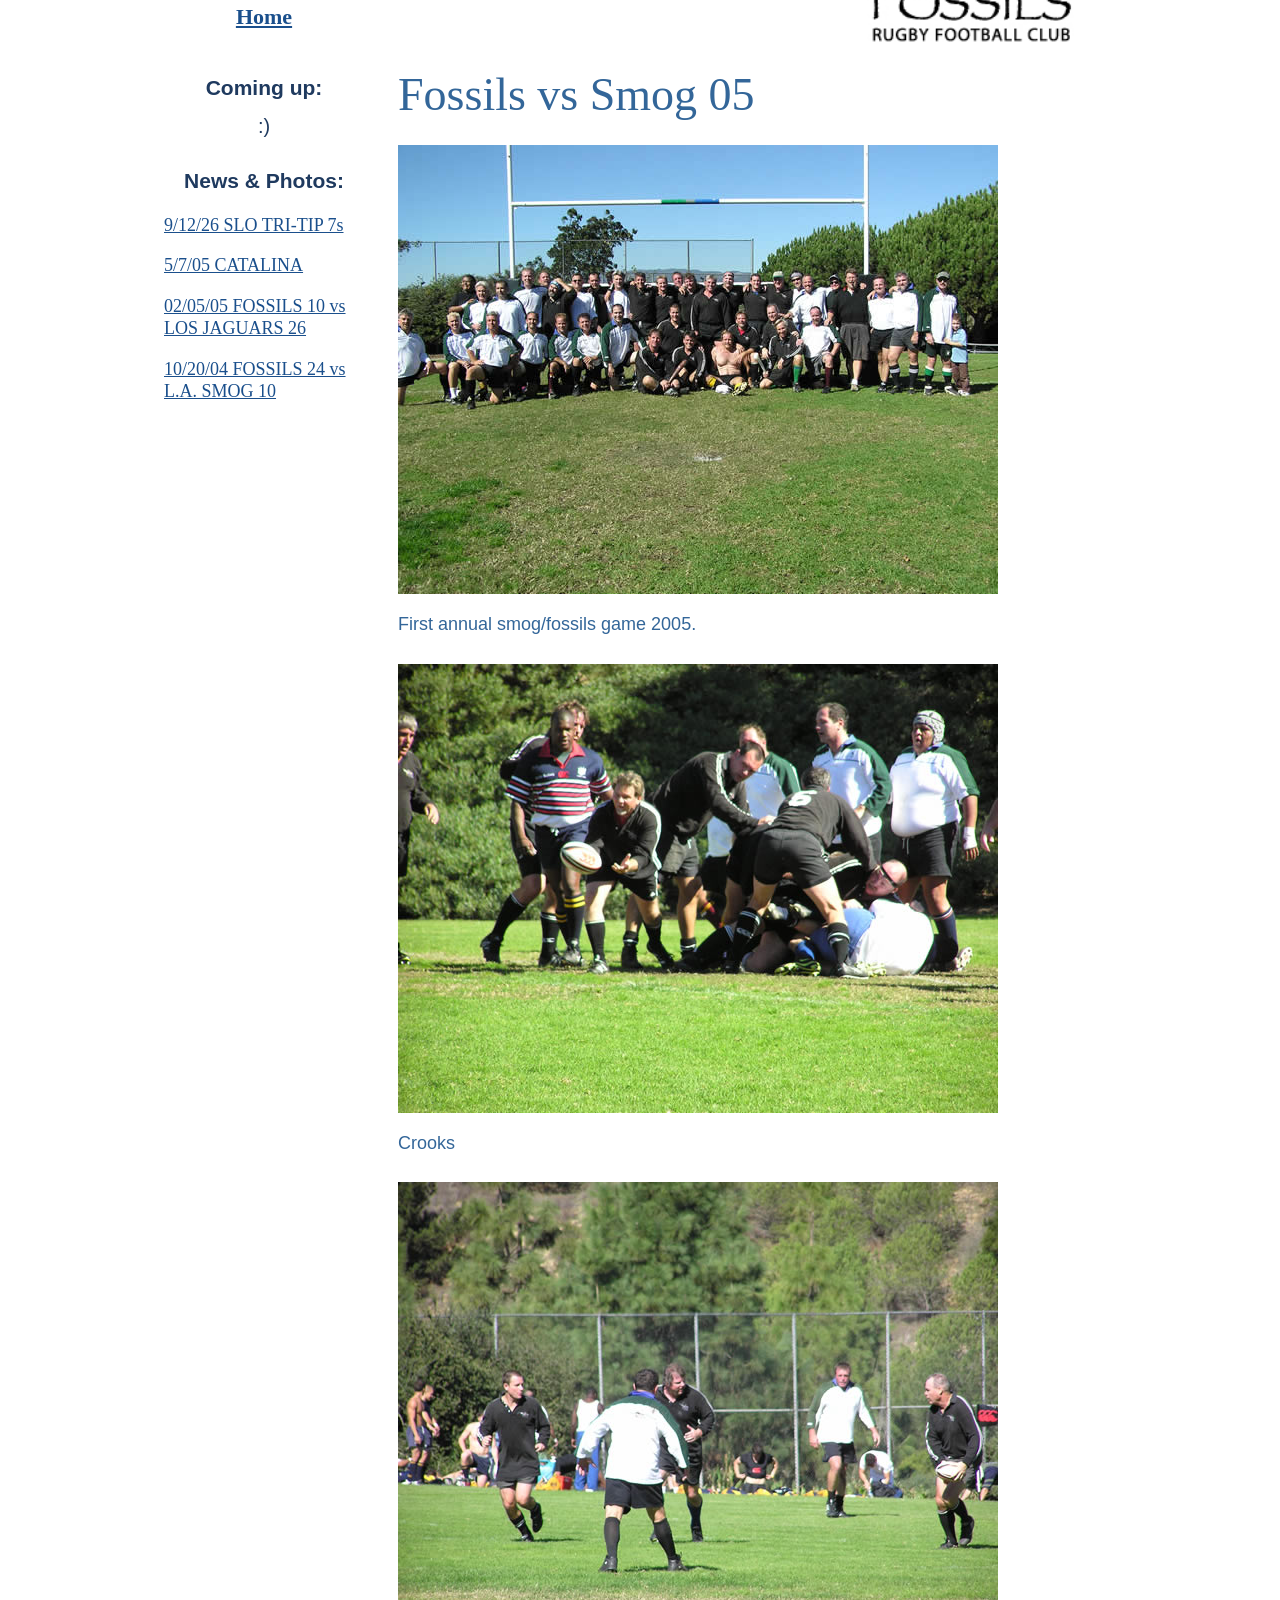
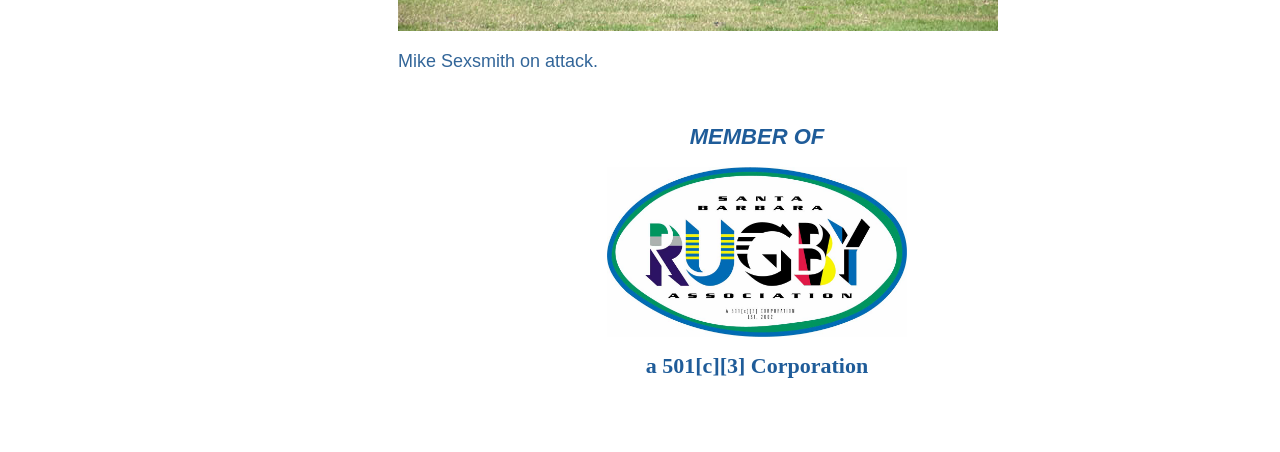
<file: fossils.html>
<!DOCTYPE html>
<html lang="en">
<head>
<!-- Google tag (gtag.js) -->
<script async src="https://www.googletagmanager.com/gtag/js?id=G-LFDMG9SL19"></script>
<script>
  window.dataLayer = window.dataLayer || [];
  function gtag(){dataLayer.push(arguments);}
  gtag('js', new Date());

  gtag('config', 'G-LFDMG9SL19');
</script>
<meta charset="utf-8" />
<meta name="viewport" content="width=device-width, initial-scale=1" />
<title>Central Coast Fossils R.F.C.</title>
<meta name="description" content="The Central Coast Fossils, a rejuvenated Olde Boys rugby side originally founded in 1978. A drinking team with a rugby problem." />
<link rel="canonical" href="https://grunionrugby.com/fossils" />
<link rel="icon" type="image/png" href="assets/favicon.png" />
<link rel="apple-touch-icon" href="assets/apple-touch-icon.png" />
<meta property="og:type" content="website" />
<meta property="og:site_name" content="Grunion Rugby Football Club" />
<meta property="og:title" content="Central Coast Fossils R.F.C." />
<meta property="og:description" content="A rejuvenated Olde Boys rugby side originally founded in 1978. A drinking team with a rugby problem." />
<meta property="og:url" content="https://grunionrugby.com/fossils" />
<meta property="og:image" content="https://grunionrugby.com/assets/og-image.jpg" />
<meta name="twitter:card" content="summary_large_image" />
<!-- Modern site header (menu bar) styles + fonts, shared with the rest of the site -->
<link rel="preconnect" href="https://fonts.googleapis.com" />
<link rel="preconnect" href="https://fonts.gstatic.com" crossorigin />
<link href="https://fonts.googleapis.com/css2?family=Saira+Condensed:wght@700;800;900&family=Libre+Franklin:ital,wght@0,400;0,600;0,700;1,400&family=IBM+Plex+Mono:wght@400;500;600&display=swap" rel="stylesheet" />
<link rel="stylesheet" href="styles.css" />
<style>
/* =====================================================================
   FOSSILS R.F.C. — faithful recreation of the original 2000's site.
   Deliberately standalone (Times New Roman, blue text, sidebar layout);
   it does NOT use the modern Grunion styles.css and will look distinct.
   ===================================================================== */
:root{
  --blue:#336699;    /* titles, intro text, captions */
  --navy:#1f3a5f;    /* sidebar bold headings */
  --link:#1a4f8c;    /* hyperlinks */
  --bold:#1f5c99;    /* bold announcement text */
}
*{box-sizing:border-box}
html,body{margin:0;padding:0}
body{background:#fff;color:#000;font-family:"Times New Roman",Times,serif;font-size:18px;line-height:1.4}

/* Modern menu bar forced solid (this page is white, so the default transparent
   header would hide its white text) + clear space for the fixed header. */
.site-head{background:var(--ocean-950);box-shadow:0 1px 0 rgba(255,255,255,.08),0 8px 30px rgba(0,0,0,.25)}
#fossils-home{padding-top:131px}
@media(max-width:680px){ #fossils-home{padding-top:131px} }

.fpage{max-width:1000px;margin:0 auto;padding:18px 24px 60px;
  display:grid;grid-template-columns:200px 1fr;gap:34px;border-top:1px solid #fff}
.fpage + .fpage{border-top:2px solid #e6e6e6;margin-top:4px}

/* ---- sidebar ---- */
.fside{text-align:center}
.fside .logo-fosters{width:100px;height:auto;margin:4px auto 26px;display:block}
.fside .logo-grunion{width:150px;height:auto;margin:0 auto 6px;display:block}
.fside .home{display:block;font-weight:bold;color:var(--link);text-decoration:underline;
  font-size:22px;margin:6px 0 40px}
.fside .head{font-family:Arial,Helvetica,sans-serif;font-weight:bold;color:var(--navy);
  font-size:21px;margin:26px 0 8px}
.fside .smile{font-family:Arial,Helvetica,sans-serif;color:var(--navy);font-size:20px;margin:10px 0 0}
.fside .news{text-align:left;margin-top:6px}
.fside .news a,.fside .news .dead{display:block;color:var(--link);text-decoration:underline;
  font-size:18px;margin:18px 0;line-height:1.25}
.fside .news .dead{color:var(--link);cursor:default}

/* ---- main column ---- */
.fmain{min-width:0}
.fossils-logo{display:block;max-width:300px;width:60%;height:auto;margin:0 0 18px auto}
.fmain.center-logo .fossils-logo{margin:0 auto 18px}
.banner{display:block;max-width:520px;width:100%;height:auto;margin:0 0 30px}

.ptitle{font-family:"Times New Roman",Times,serif;color:var(--blue);font-weight:normal;
  font-size:46px;line-height:1.05;margin:6px 0 26px;text-transform:none;letter-spacing:normal}

.intro{color:var(--blue);font-size:19px;margin:0 0 22px}
.intro.big{font-size:28px;margin:26px 0}

.announce{font-family:Arial,Helvetica,sans-serif;color:var(--bold);font-weight:bold;
  font-size:19px;line-height:1.5;margin:0 0 22px;text-transform:uppercase}
.announce a{color:var(--bold);text-decoration:underline}
.announce .redact{color:#7f8aa0}

.photo{display:block;max-width:600px;width:100%;height:auto;margin:26px 0;border:0}
.caption{color:var(--blue);font-family:Arial,Helvetica,sans-serif;font-size:18px;margin:-8px 0 26px}

/* ---- member of ---- */
.memberof{text-align:center;margin:48px 0 10px}
.memberof .mlabel{font-family:Arial,Helvetica,sans-serif;font-style:italic;font-weight:bold;
  color:var(--bold);font-size:22px;margin-bottom:14px}
.memberof img{max-width:300px;width:70%;height:auto;display:block;margin:0 auto}
.memberof .corp{font-weight:bold;color:var(--bold);font-size:22px;margin-top:14px}

/* ---- roster table (Catalina) ---- */
.roster{border-collapse:collapse;margin:22px 0 30px;width:360px;max-width:100%}
.roster td{border:1px solid #000;padding:4px 10px;color:var(--blue);font-size:18px}
.roster caption{position:absolute;width:1px;height:1px;padding:0;margin:-1px;overflow:hidden;clip:rect(0,0,0,0);white-space:nowrap;border:0} /* read by screen readers only */

/* ---- schedule table (Catalina) ---- */
.sched{border-collapse:collapse;margin:14px 0 30px;font-size:17px;width:100%;max-width:680px}
.sched th,.sched td{padding:3px 10px;text-align:left;vertical-align:top;color:var(--bold);
  font-family:Arial,Helvetica,sans-serif}
.sched .schhead{font-weight:bold;font-size:20px;color:var(--bold)}
.sched .time{white-space:nowrap;font-weight:bold}
.sched .vs{color:#000;font-weight:bold;font-family:"Times New Roman",Times,serif}
.sched .special{font-style:italic}
.sched tr.hl td{background:#fff34d}

@media(max-width:680px){
  .fpage{grid-template-columns:1fr;gap:18px}
  .fside{border-bottom:1px solid #ddd;padding-bottom:18px}
  .fossils-logo{margin:0 auto 18px}
  .sched{display:block;overflow-x:auto;-webkit-overflow-scrolling:touch;max-width:100%}
  .sched th,.sched td{padding:3px 6px}
}
</style>
</head>
<body>
<a class="skip" href="#fossils-home">Skip to content</a>

<!-- ============================ MODERN SITE HEADER (menu bar) ============================ -->
<header class="site-head solid" id="siteHead">
  <div class="wrap nav">
    <a class="brand" href="/#top" aria-label="Grunion Rugby Football Club, home">
      <img class="crest" src="assets/grunion-crest.png" alt="Grunion RFC crest" width="400" height="400" />
      <span><b>Grunion R.F.C.</b><i>Santa Barbara · Est. 1978</i></span>
    </a>
    <nav class="nav-links" id="navLinks" aria-label="Primary">
      <a href="/#fixtures">Fixtures</a>
      <a href="/#play">Play</a>
      <a href="/history">History</a>
      <a href="/#news">News</a>
      <a href="/the-78-club" class="nav-club">'78 Club</a>
      <a href="/merchives" class="nav-merchives">MERchives</a>
      <a href="/fossils" class="nav-fossils" aria-current="page">Fossils</a>
      <a href="/#sponsors">Sponsors</a>
    </nav>
    <div class="nav-actions">
      <a href="/#play" class="btn btn-gold btn-sm">Join</a>
      <button class="burger" id="burger" aria-label="Menu" aria-expanded="false" aria-controls="navLinks"><span></span></button>
    </div>
  </div>
</header>

<!-- =========================================================== -->
<!-- HOME                                                        -->
<!-- =========================================================== -->
<main>
<section class="fpage" id="fossils-home">
  <aside class="fside" aria-label="Fossils menu">
    <!-- Coming up: one link per upcoming match, data-date = match date (YYYY-MM-DD). The script at the
         bottom of the page moves each link under News & Photos the day after its date and puts the ":)"
         back when nothing is left. The sidebar repeats in every section: change all of them together. -->
    <a href="/"><img class="logo-fosters" src="assets/fossils-fosters.png" alt="Foster's" width="100" height="73" /></a>
    <a href="/"><img class="logo-grunion" src="assets/fossils-grunion-oval.png" alt="Grunion Rugby" width="144" height="95" /></a>
    <a class="home" href="#fossils-home">Home</a>
    <div class="head">Coming up:</div>
    <div class="news upcoming"><a href="#slo-tritip" data-date="2026-09-12">9/12/26 SLO TRI-TIP 7s</a></div>
    <div class="head">News &amp; Photos:</div>
    <div class="news past">
      <a href="#catalina">5/7/05 CATALINA</a>
      <span class="dead">02/05/05 FOSSILS 10 vs LOS JAGUARS 26</span>
      <a href="#smog">10/20/04 FOSSILS 24 vs L.A. SMOG 10</a>
    </div>
  </aside>

  <div class="fmain">
    <img class="fossils-logo" src="assets/fossils-logo.jpg" alt="Fossils Rugby Football Club" width="233" height="201" />
    <img class="banner" src="assets/fossils-banner.png" alt="Fossils R.F.C., a drinking team with a rugby problem · Olde Boys Side California's Central Coast" width="501" height="123" />

    <p class="intro">THE CENTRAL COAST FOSSILS IS A rejuvinated OLDE BOYS SIDE THAT WAS ORIGINALLY FOUNDED IN 1978.</p>
    <p class="intro big">Check latest update on the menu on the left!!!</p>

    <img class="photo" src="assets/originalteam.jpg" alt="The original Grunion / Fossils side" width="633" height="359" loading="lazy" decoding="async" />

    <p class="announce">We are in the process of scheduling games to be played at our home pitch at Elings Park in Santa Barbara in conjunction with the Santa Barbara Grunions. We have excellent match facilities that include BBQ, rugby pro shop, beer garden and family play ground for kids.</p>
    <p class="announce">We will play either &ldquo;O 35&rdquo; or &ldquo;O 40&rdquo; sides that are looking for a friendly. Our club now has an active member ship of 45 players that reside from San Luis Obispo to the San Fernando Valley.</p>
    <p class="announce">For further info. you can call Bob Schwartz or e mail us at <a href="mailto:grunionrugby@gmail.com">grunionrugby@gmail.com</a></p>

    <img class="photo" src="assets/fossils-team.jpg" alt="The Fossils side at Elings Park" width="844" height="499" loading="lazy" decoding="async" />
    <img class="photo" src="assets/fossils-plaque.jpg" alt="A Fossil holds the California Olde Boys Rugby Series bone plaque" width="640" height="480" loading="lazy" decoding="async" />

    <div class="memberof">
      <div class="mlabel">MEMBER OF</div>
      <img src="assets/fossils-sbra.jpg" alt="Santa Barbara Rugby Association" width="1178" height="668" loading="lazy" decoding="async" />
      <div class="corp">a 501[c][3] Corporation</div>
    </div>
  </div>
</section>

<!-- =========================================================== -->
<!-- SLO TRI-TIP 7s (coming up 9/12/26)                          -->
<!-- =========================================================== -->
<section class="fpage" id="slo-tritip">
  <aside class="fside" aria-label="SLO Tri-tip 7s menu">
    <a href="/"><img class="logo-fosters" src="assets/fossils-fosters.png" alt="Foster's" width="100" height="73" loading="lazy" decoding="async" /></a>
    <a href="/"><img class="logo-grunion" src="assets/fossils-grunion-oval.png" alt="Grunion Rugby" width="144" height="95" loading="lazy" decoding="async" /></a>
    <a class="home" href="#fossils-home">Home</a>
    <div class="head">Coming up:</div>
    <div class="news upcoming"><a href="#slo-tritip" data-date="2026-09-12">9/12/26 SLO TRI-TIP 7s</a></div>
    <div class="head">News &amp; Photos:</div>
    <div class="news past">
      <a href="#catalina">5/7/05 CATALINA</a>
      <span class="dead">02/05/05 FOSSILS 10 vs LOS JAGUARS 26</span>
      <a href="#smog">10/20/04 FOSSILS 24 vs L.A. SMOG 10</a>
    </div>
  </aside>

  <div class="fmain">
    <img class="fossils-logo" src="assets/fossils-logo.jpg" alt="Fossils Rugby Football Club" width="233" height="201" loading="lazy" decoding="async" />
    <h1 class="ptitle">SLO Tri-tip 7s</h1>

    <p class="announce">Saturday, September 12, 2026</p>
    <p class="announce">There will be at least 2 master's matches, Temecula Old Boys and Fat and SLO will be there, sevens or tens depending upon the numbers.</p>
    <p class="announce">Players just pay $30 each, comes with a tri-tip meal and VIP entry to the beergarden.</p>

    <div class="memberof">
      <div class="mlabel">MEMBER OF</div>
      <img src="assets/fossils-sbra.jpg" alt="Santa Barbara Rugby Association" width="1178" height="668" loading="lazy" decoding="async" />
      <div class="corp">a 501[c][3] Corporation</div>
    </div>
  </div>
</section>

<!-- =========================================================== -->
<!-- CATALINA 05                                                 -->
<!-- =========================================================== -->
<section class="fpage" id="catalina">
  <aside class="fside" aria-label="Catalina menu">
    <a href="/"><img class="logo-fosters" src="assets/fossils-fosters.png" alt="Foster's" width="100" height="73" loading="lazy" decoding="async" /></a>
    <a href="/"><img class="logo-grunion" src="assets/fossils-grunion-oval.png" alt="Grunion Rugby" width="144" height="95" loading="lazy" decoding="async" /></a>
    <a class="home" href="#fossils-home">Home</a>
    <div class="head">Coming up:</div>
    <div class="news upcoming"><a href="#slo-tritip" data-date="2026-09-12">9/12/26 SLO TRI-TIP 7s</a></div>
    <div class="head">News &amp; Photos:</div>
    <div class="news past">
      <a href="#catalina">5/7/05 CATALINA</a>
      <span class="dead">02/05/05 FOSSILS 10 vs LOS JAGUARS 26</span>
      <a href="#smog">10/20/04 FOSSILS 24 vs L.A. SMOG 10</a>
    </div>
  </aside>

  <div class="fmain">
    <img class="fossils-logo" src="assets/fossils-logo.jpg" alt="Fossils Rugby Football Club" width="233" height="201" loading="lazy" decoding="async" />
    <h1 class="ptitle">Catalina 05</h1>

    <img class="photo" src="assets/catalina-team.jpg" alt="The Fossils at the Catalina Island rugby festival, 2005" width="640" height="480" loading="lazy" decoding="async" />

    <table class="roster">
      <caption>The Fossils' Catalina roster: player and position</caption>
      <tr><td>DAVE CROOKS&nbsp;&nbsp;scrum &frac12;</td></tr>
      <tr><td>ANDRES&nbsp;&nbsp;back</td></tr>
      <tr><td>CRAIG MARLO&nbsp;&nbsp;forward</td></tr>
      <tr><td>MC HALE&nbsp;&nbsp;prop</td></tr>
      <tr><td>SCHWARTZ&nbsp;&nbsp;loose forward</td></tr>
      <tr><td>WRIGHT&nbsp;&nbsp;back</td></tr>
      <tr><td>CROMBY&nbsp;&nbsp;full back/boot</td></tr>
      <tr><td>SPENCE&nbsp;&nbsp;back</td></tr>
      <tr><td>GERRY BALL&nbsp;&nbsp;prop</td></tr>
      <tr><td>SHORTNESS&nbsp;&nbsp;back</td></tr>
      <tr><td>JOE WILSON&nbsp;&nbsp;forward</td></tr>
      <tr><td>ANDY ADAMS&nbsp;&nbsp;?</td></tr>
      <tr><td>PAUL CAPPELLANO</td></tr>
      <tr><td>Bill PATEE</td></tr>
      <tr><td>PAUL MAXWELL</td></tr>
      <tr><td>PAUL FRITZ</td></tr>
    </table>

    <img class="photo" src="assets/catalina-3guys.jpg" alt="Three Fossils in their dinosaur-crest jerseys" width="640" height="480" loading="lazy" decoding="async" />
    <img class="photo" src="assets/catalina-beers.jpg" alt="Two Fossils with beers at the festival" width="640" height="480" loading="lazy" decoding="async" />
    <img class="photo" src="assets/catalina-grumpy.jpg" alt="Fossils clowning around at Catalina" width="640" height="480" loading="lazy" decoding="async" />
    <img class="photo" src="assets/catalina-sitting.jpg" alt="Fossils relaxing between matches" width="640" height="480" loading="lazy" decoding="async" />

    <table class="sched" tabindex="0" aria-label="Catalina tournament schedule">
      <tr><th scope="col" class="schhead">Schedule</th><th scope="colgroup" class="schhead" colspan="3">Saturday May 7</th></tr>
      <tr><td class="time">8:35 a.m.</td><td>Back Bay Old Boys</td><td class="vs">vs.</td><td>Colusa County Old Boys</td></tr>
      <tr><td class="time">9:10 a.m.</td><td>Northwest Old Growth</td><td class="vs">vs.</td><td>Lunchtime Legends</td></tr>
      <tr class="hl"><td class="time">9:45 a.m.</td><td>Red Rock Roaches</td><td class="vs">vs.</td><td>SMOG/Fossils</td></tr>
      <tr><td class="time">10:20 a.m.</td><td>Oxy Old Boys</td><td class="vs">vs.</td><td>Riverside Old Boys</td></tr>
      <tr class="hl"><td class="time">10:55 a.m.</td><td>SMOG/Fossils</td><td class="vs">vs.</td><td>Back Bay Old Boys</td></tr>
      <tr><td class="time">11:30 a.m.</td><td>Riverside Old Boys</td><td class="vs">vs.</td><td>Northwest Old Growth</td></tr>
      <tr><td class="time">12:05 p.m.</td><td>Lunchtime Legends</td><td class="vs">vs.</td><td>Oxy Old Boys</td></tr>
      <tr><td class="time">1:00 p.m.</td><td class="special" colspan="3">*** Over 50's Game ***</td></tr>
      <tr><td class="time">1:50 p.m.</td><td>Colusa Cnty Old Boys</td><td class="vs">vs.</td><td>Red Rock Roaches</td></tr>
      <tr><td class="time">2:25 p.m.</td><td>Riverside Old Boys</td><td class="vs">vs.</td><td>Lunchtime Legends</td></tr>
      <tr class="hl"><td class="time">3:00 p.m.</td><td>SMOG/Fossils</td><td class="vs">vs.</td><td>Colusa County Old Boys</td></tr>
      <tr><td class="time">3:35 p.m.</td><td>Northwest Old Growth</td><td class="vs">vs.</td><td>Oxy Old Boys</td></tr>
      <tr><td class="time">4:10 p.m.</td><td>Back Bay Old Boys</td><td class="vs">vs.</td><td>Red Rock Roaches</td></tr>
      <tr><td class="time">4:45 p.m.</td><td class="special" colspan="3">*** Cocktails ***</td></tr>
    </table>

    <div class="memberof">
      <div class="mlabel">MEMBER OF</div>
      <img src="assets/fossils-sbra.jpg" alt="Santa Barbara Rugby Association" width="1178" height="668" loading="lazy" decoding="async" />
      <div class="corp">a 501[c][3] Corporation</div>
    </div>
  </div>
</section>

<!-- =========================================================== -->
<!-- FOSSILS vs SMOG 05                                          -->
<!-- =========================================================== -->
<section class="fpage" id="smog">
  <aside class="fside" aria-label="Smog menu">
    <a href="/"><img class="logo-fosters" src="assets/fossils-fosters.png" alt="Foster's" width="100" height="73" loading="lazy" decoding="async" /></a>
    <a href="/"><img class="logo-grunion" src="assets/fossils-grunion-oval.png" alt="Grunion Rugby" width="144" height="95" loading="lazy" decoding="async" /></a>
    <a class="home" href="#fossils-home">Home</a>
    <div class="head">Coming up:</div>
    <div class="news upcoming"><a href="#slo-tritip" data-date="2026-09-12">9/12/26 SLO TRI-TIP 7s</a></div>
    <div class="head">News &amp; Photos:</div>
    <div class="news past">
      <a href="#catalina">5/7/05 CATALINA</a>
      <span class="dead">02/05/05 FOSSILS 10 vs LOS JAGUARS 26</span>
      <a href="#smog">10/20/04 FOSSILS 24 vs L.A. SMOG 10</a>
    </div>
  </aside>

  <div class="fmain">
    <img class="fossils-logo" src="assets/fossils-logo.jpg" alt="Fossils Rugby Football Club" width="233" height="201" loading="lazy" decoding="async" />
    <h1 class="ptitle">Fossils vs Smog 05</h1>

    <img class="photo" src="assets/smog-team.jpg" alt="Fossils and SMOG sides together after the match" width="600" height="449" loading="lazy" decoding="async" />
    <p class="caption">First annual smog/fossils game 2005.</p>

    <img class="photo" src="assets/smog-crooks.jpg" alt="Crooks passing from the back of a ruck" width="600" height="449" loading="lazy" decoding="async" />
    <p class="caption">Crooks</p>

    <img class="photo" src="assets/smog-sexsmith.jpg" alt="Mike Sexsmith on attack" width="600" height="449" loading="lazy" decoding="async" />
    <p class="caption">Mike Sexsmith on attack.</p>

    <div class="memberof">
      <div class="mlabel">MEMBER OF</div>
      <img src="assets/fossils-sbra.jpg" alt="Santa Barbara Rugby Association" width="1178" height="668" loading="lazy" decoding="async" />
      <div class="corp">a 501[c][3] Corporation</div>
    </div>
  </div>
</section>
</main>

<!-- "Coming up" housekeeping: the day after a match date passes (reader's local date), its link moves to
     the top of "News & Photos" and the ":)" returns once nothing is left. No JS = links simply stay put. -->
<script>
(function(){
  var d=new Date();
  var today=d.getFullYear()+'-'+('0'+(d.getMonth()+1)).slice(-2)+'-'+('0'+d.getDate()).slice(-2);
  document.querySelectorAll('.fside').forEach(function(side){
    var up=side.querySelector('.news.upcoming'), past=side.querySelector('.news.past');
    if(!up||!past) return;
    up.querySelectorAll('a[data-date]').forEach(function(a){
      if(a.getAttribute('data-date')<today){ past.insertBefore(a, past.firstChild); }
    });
    if(!up.querySelector('a')){
      var smile=document.createElement('div'); smile.className='smile'; smile.textContent=':)';
      up.parentNode.replaceChild(smile, up);
    }
  });
})();
</script>

<!-- minimal menu-bar behavior (mobile burger toggle); header stays solid via CSS -->
<script>
(function(){
  var head=document.getElementById('siteHead'), burger=document.getElementById('burger');
  if(burger){ burger.addEventListener('click', function(){
    var open=head.classList.toggle('open');
    burger.setAttribute('aria-expanded', open?'true':'false');
    // keyboard users: move focus into the menu once it is open
    if(open){ var first=head.querySelector('.nav-links a'); if(first) first.focus(); }
  }); }
  head.querySelectorAll('.nav-links a').forEach(function(a){
    a.addEventListener('click', function(){ head.classList.remove('open'); });
  });
  // Escape closes the open menu and returns focus to the burger
  document.addEventListener('keydown', function(e){
    if((e.key==='Escape'||e.key==='Esc') && head.classList.contains('open')){
      head.classList.remove('open');
      if(burger){ burger.setAttribute('aria-expanded','false'); burger.focus(); }
    }
  });
})();
</script>
</body>
</html>
</file>
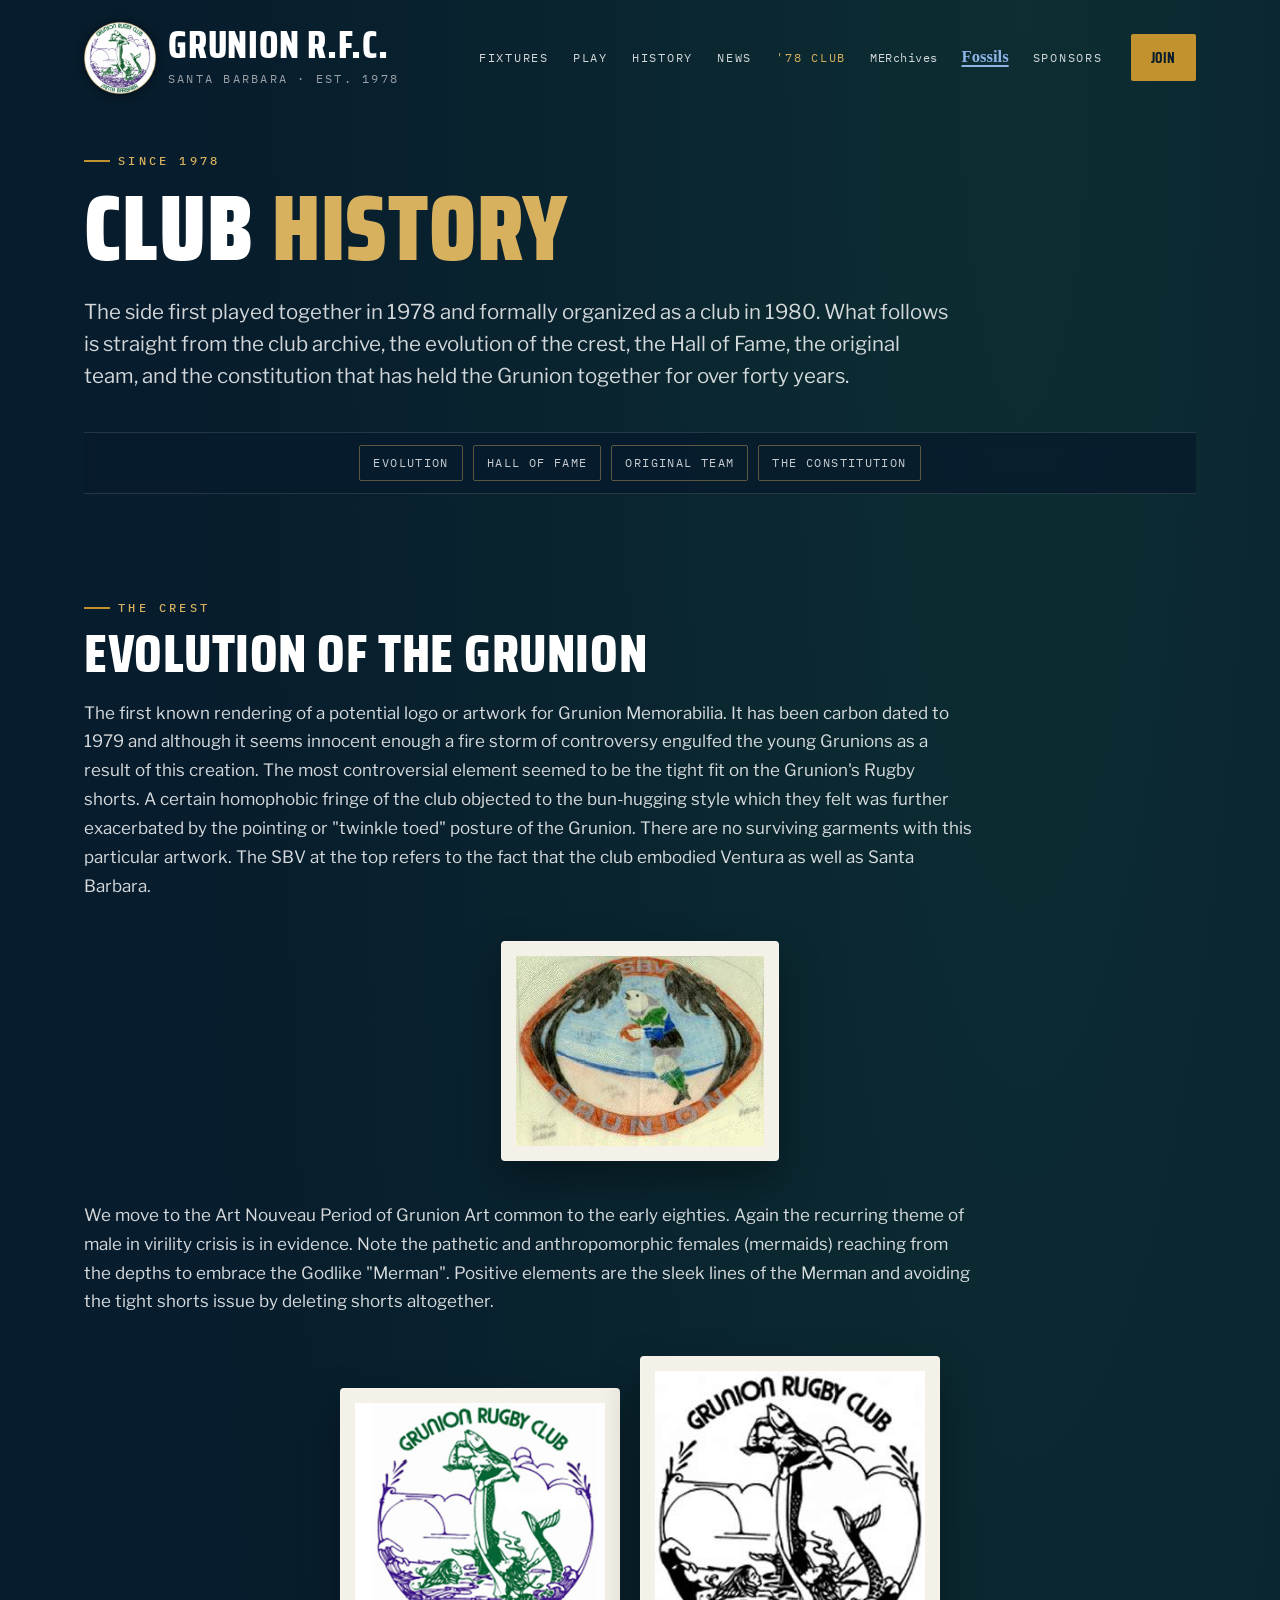
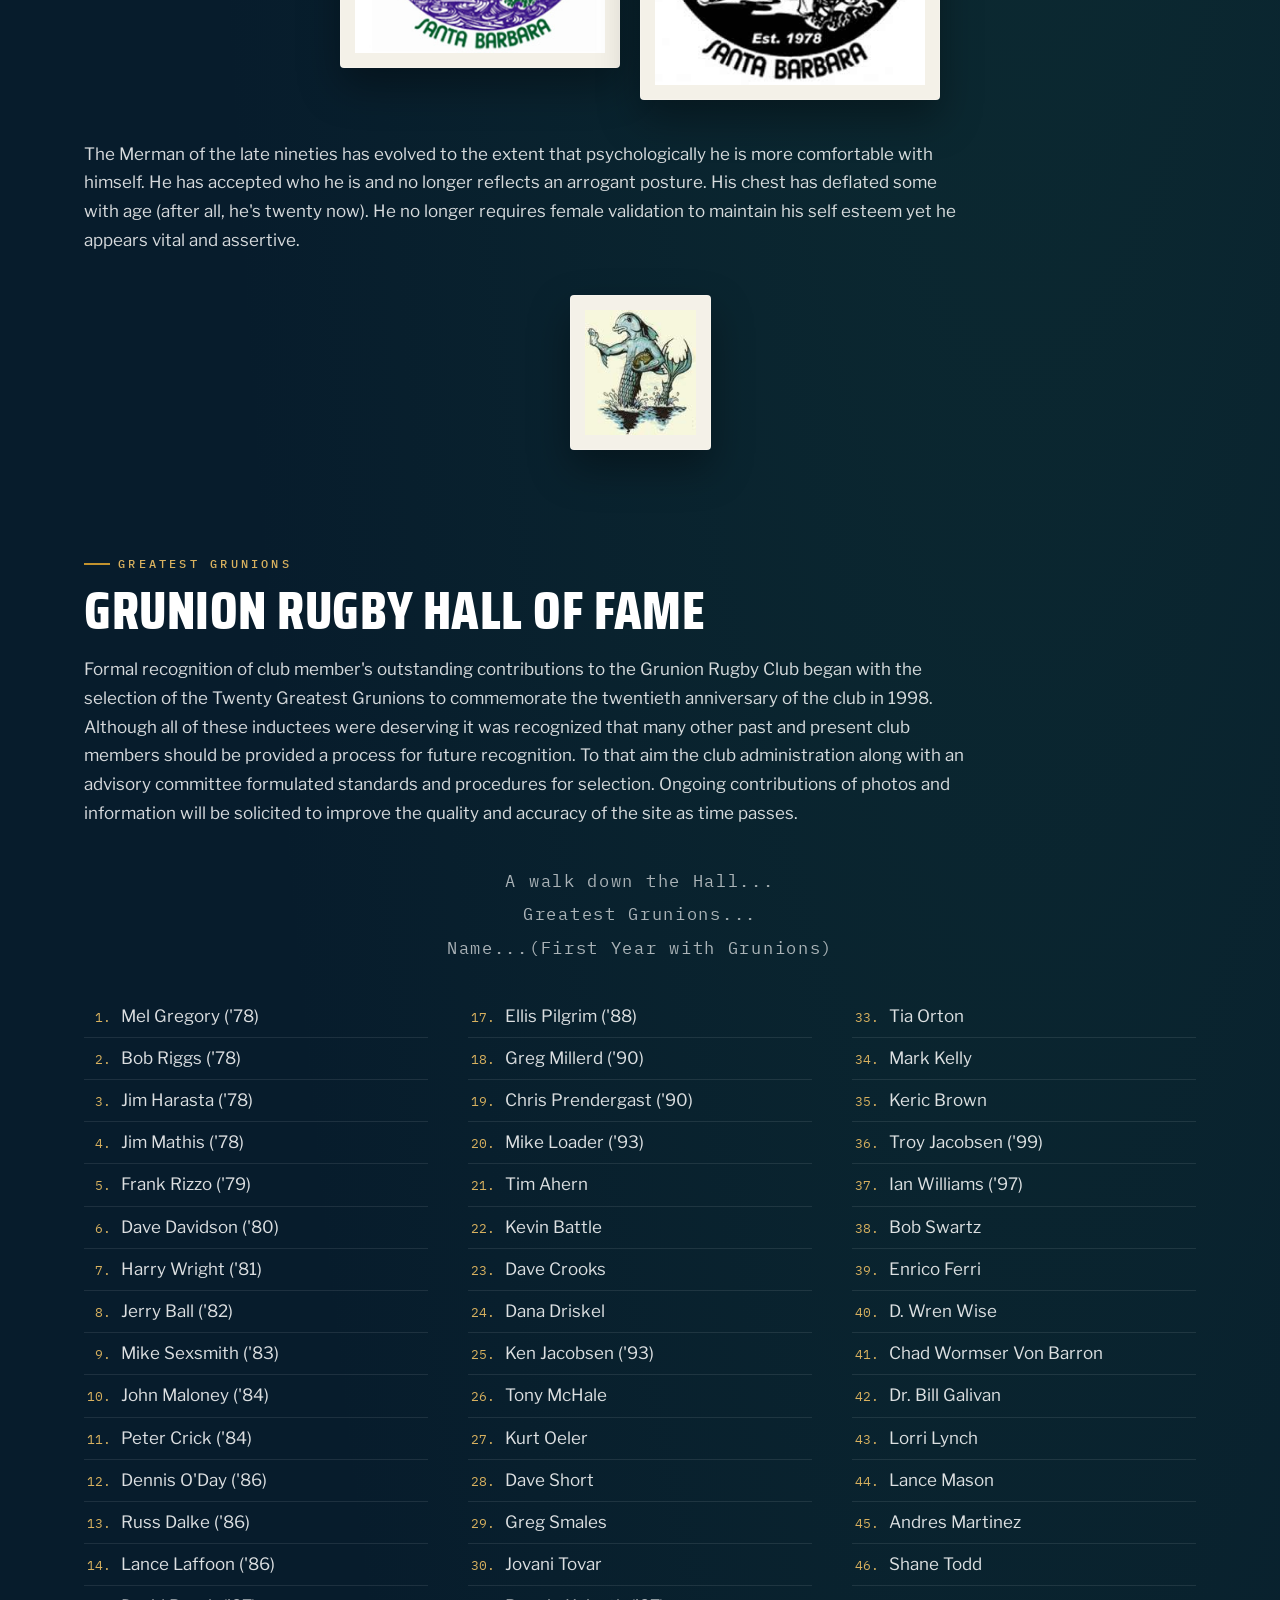
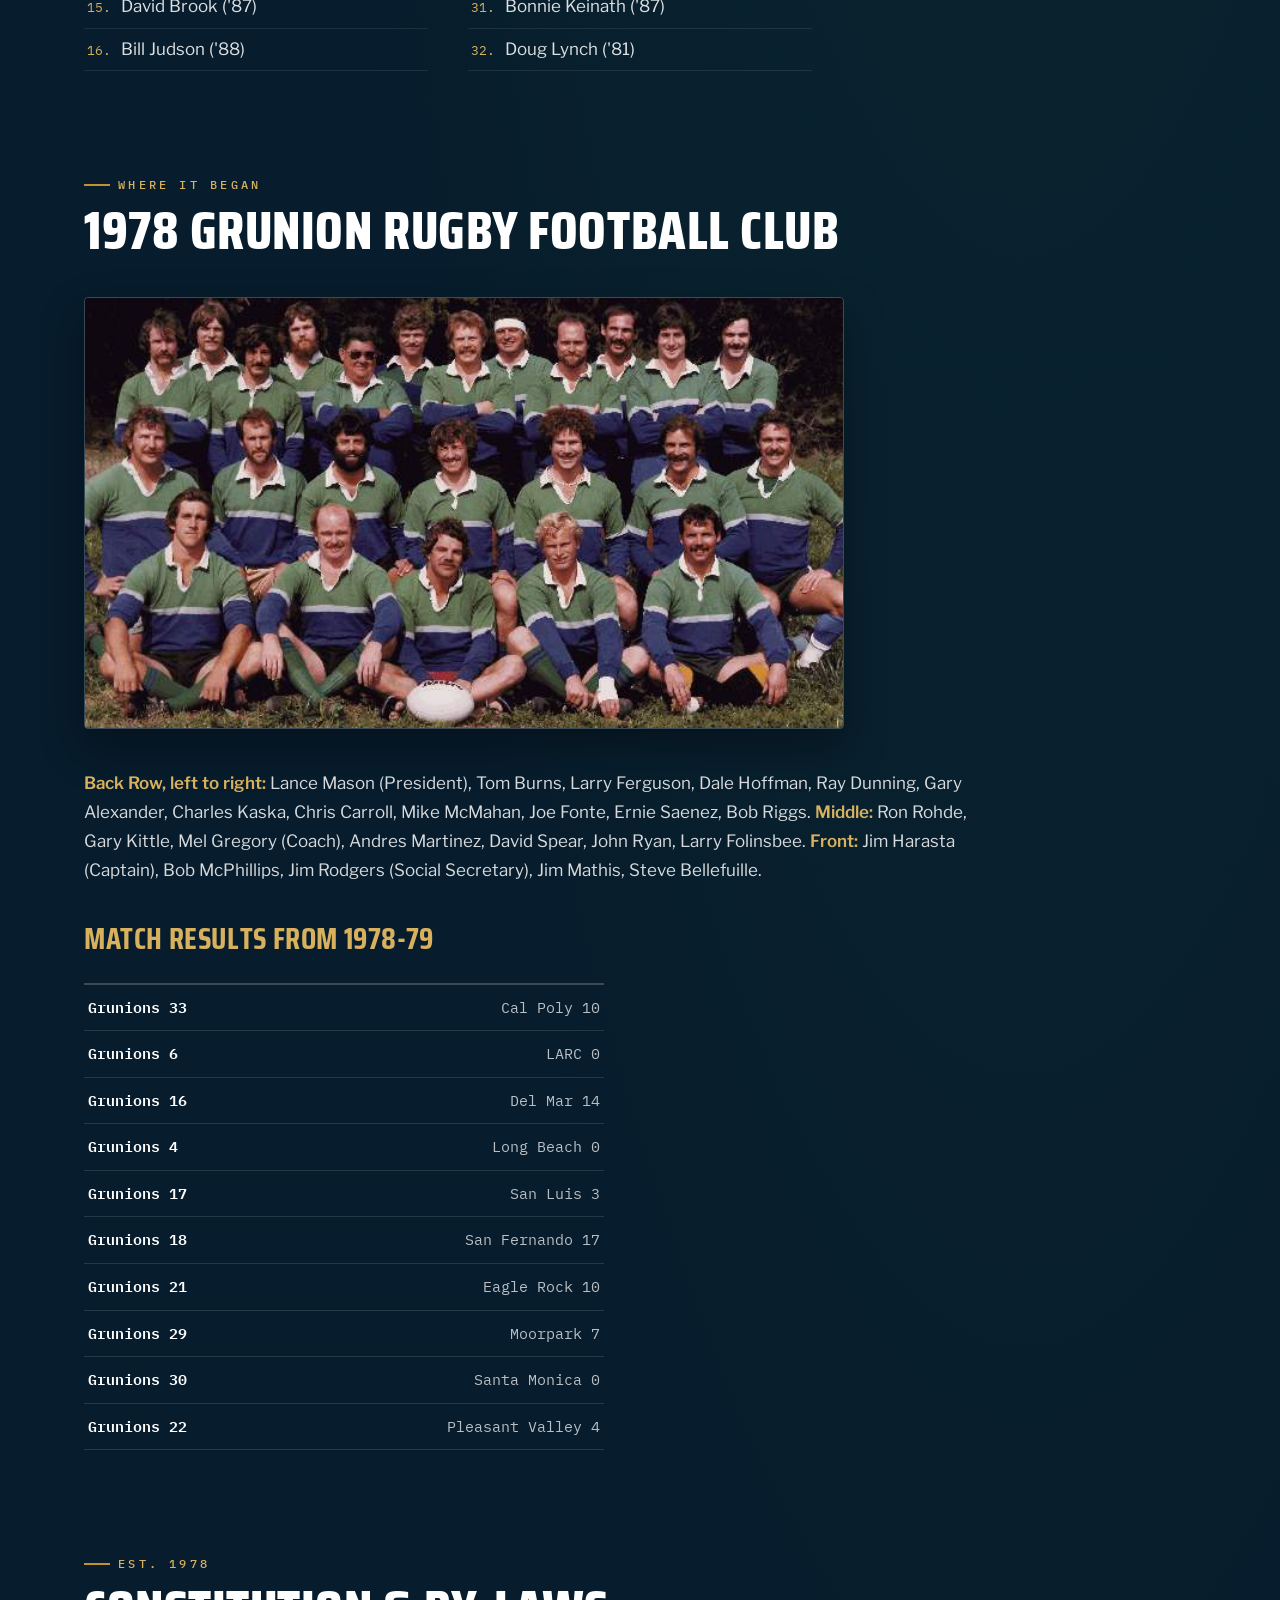
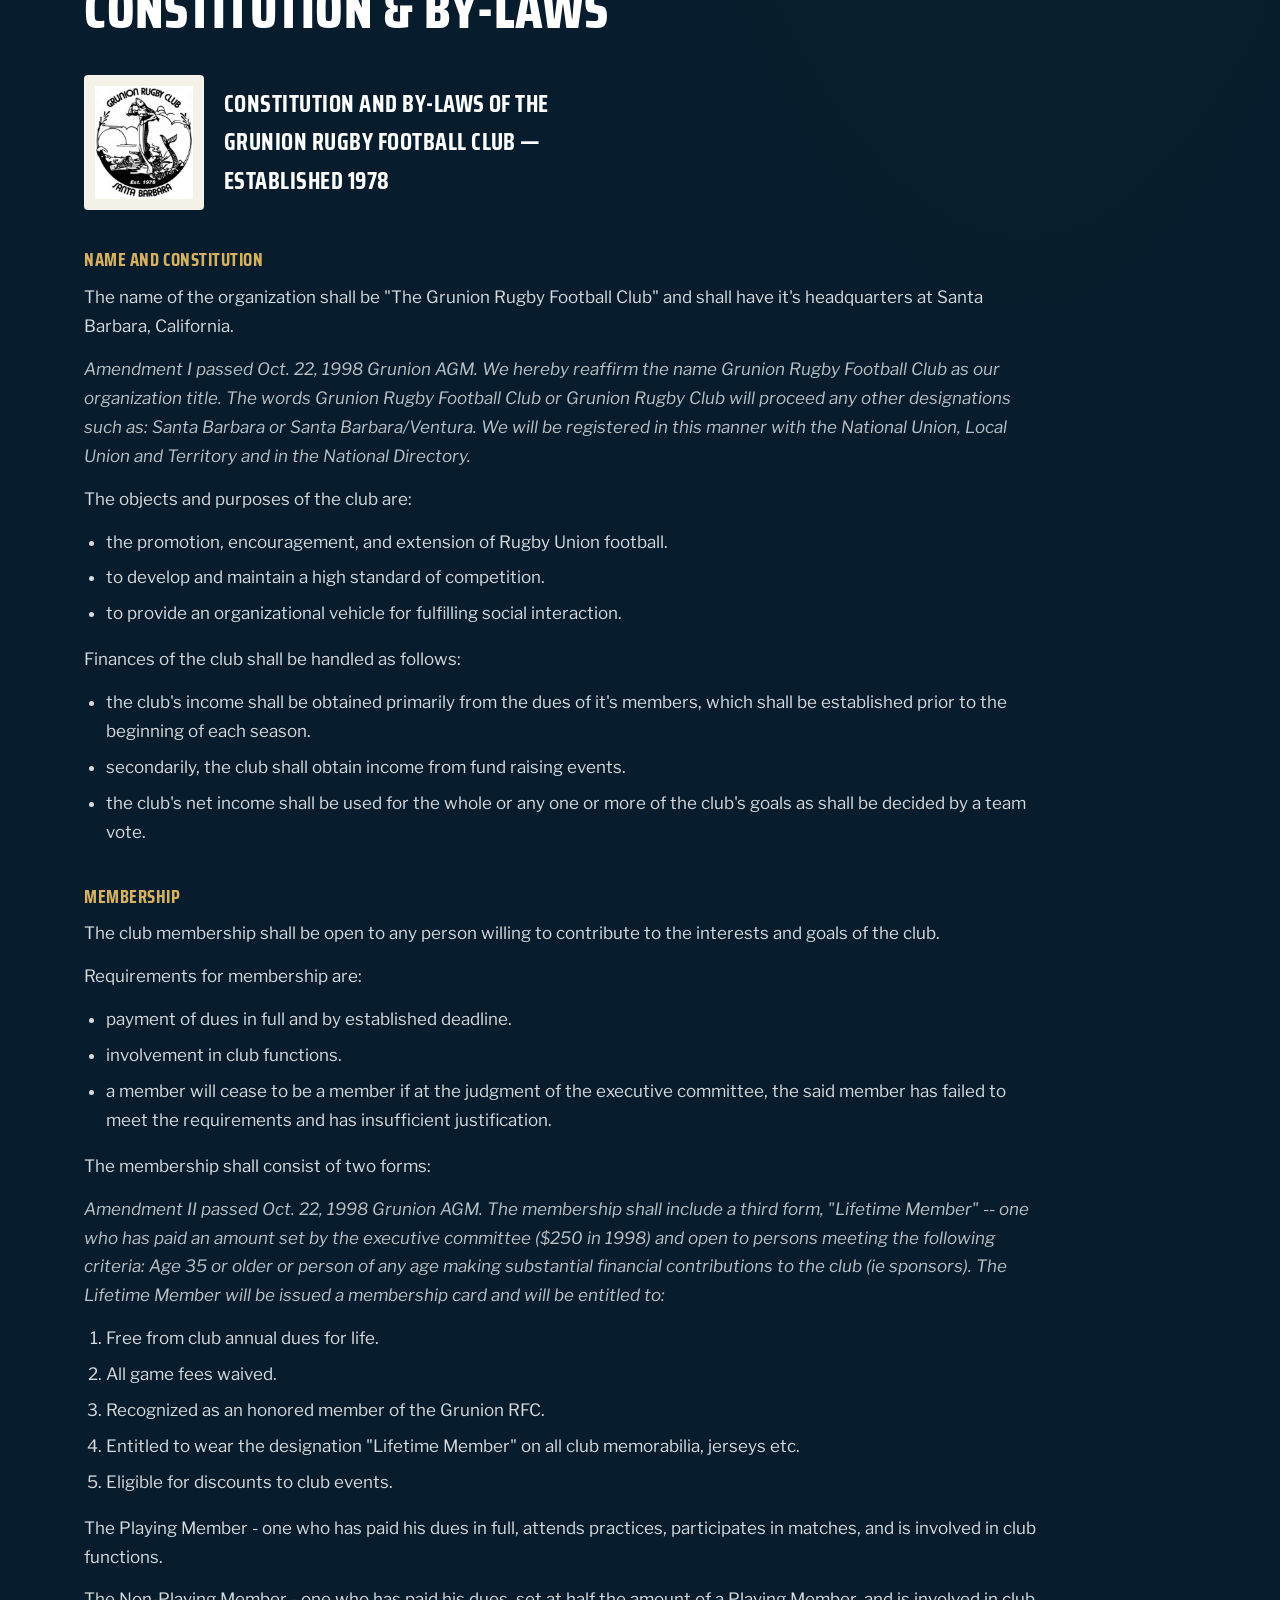
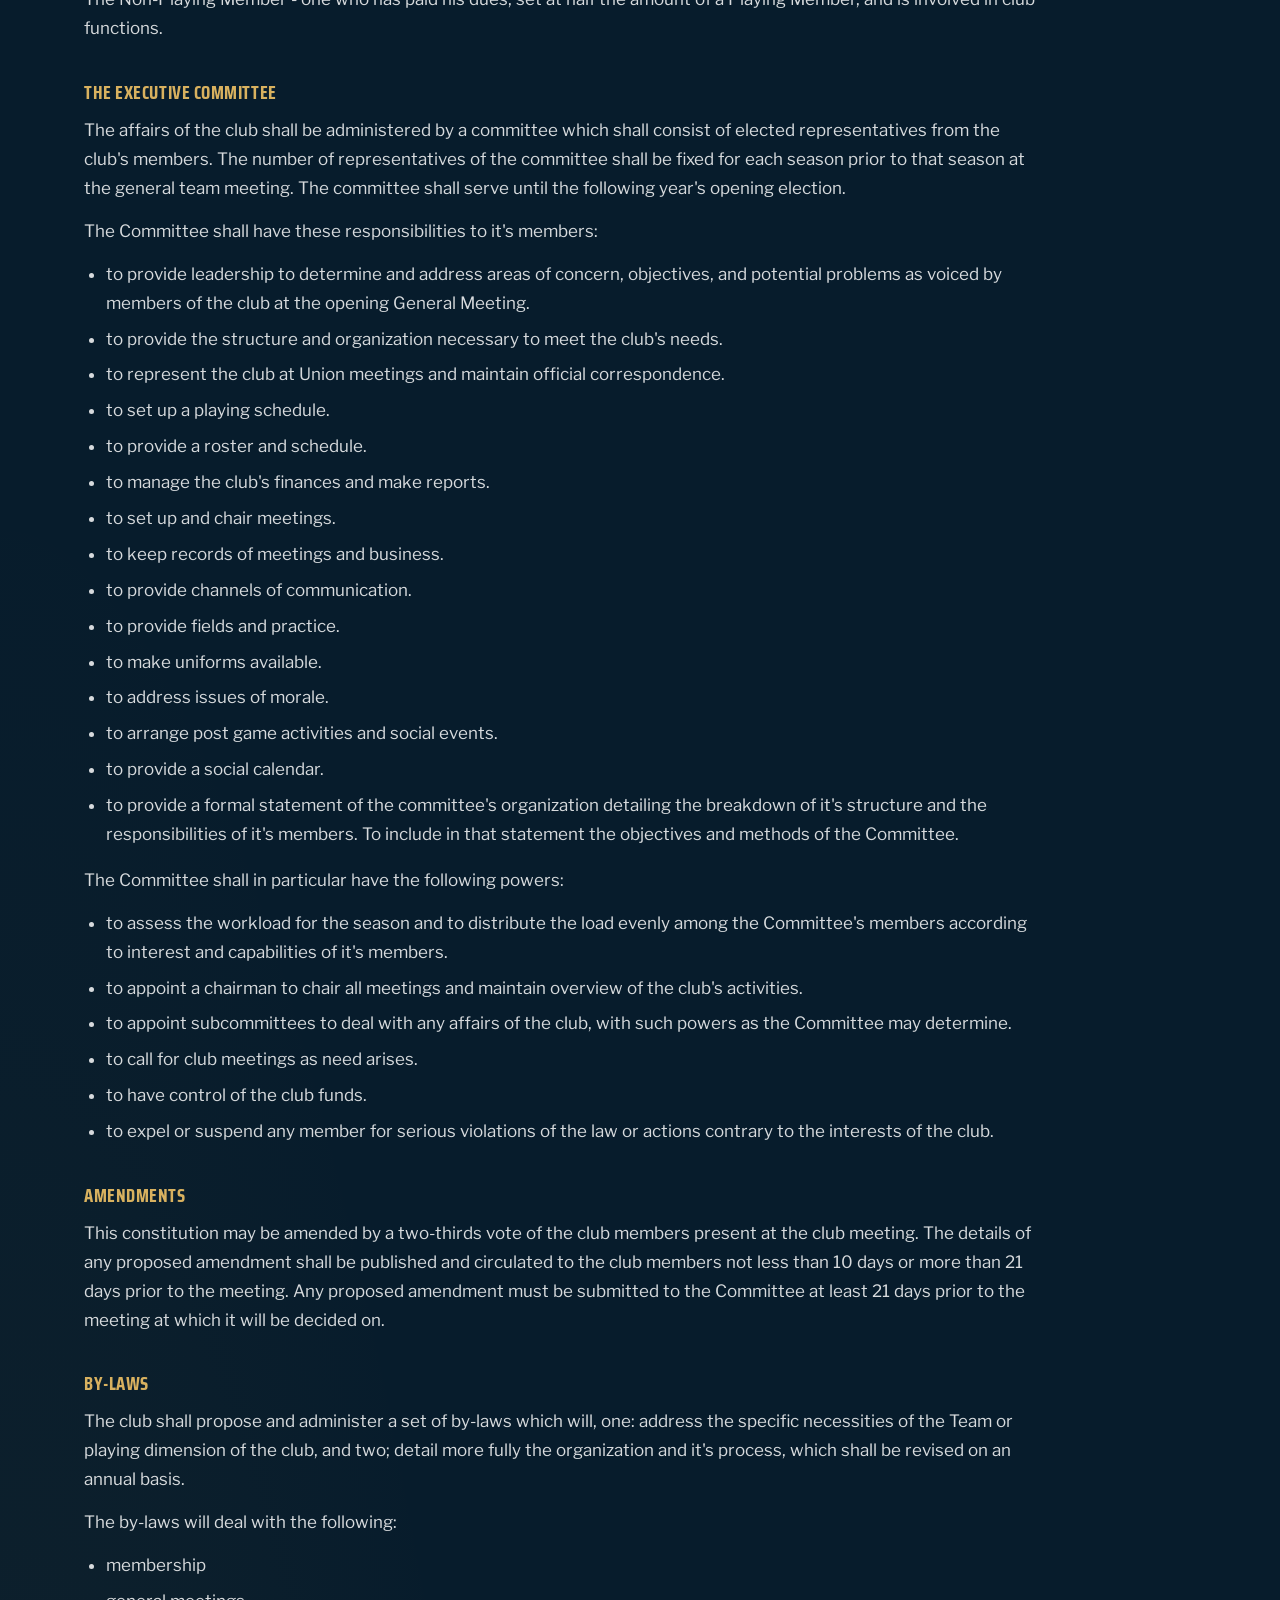
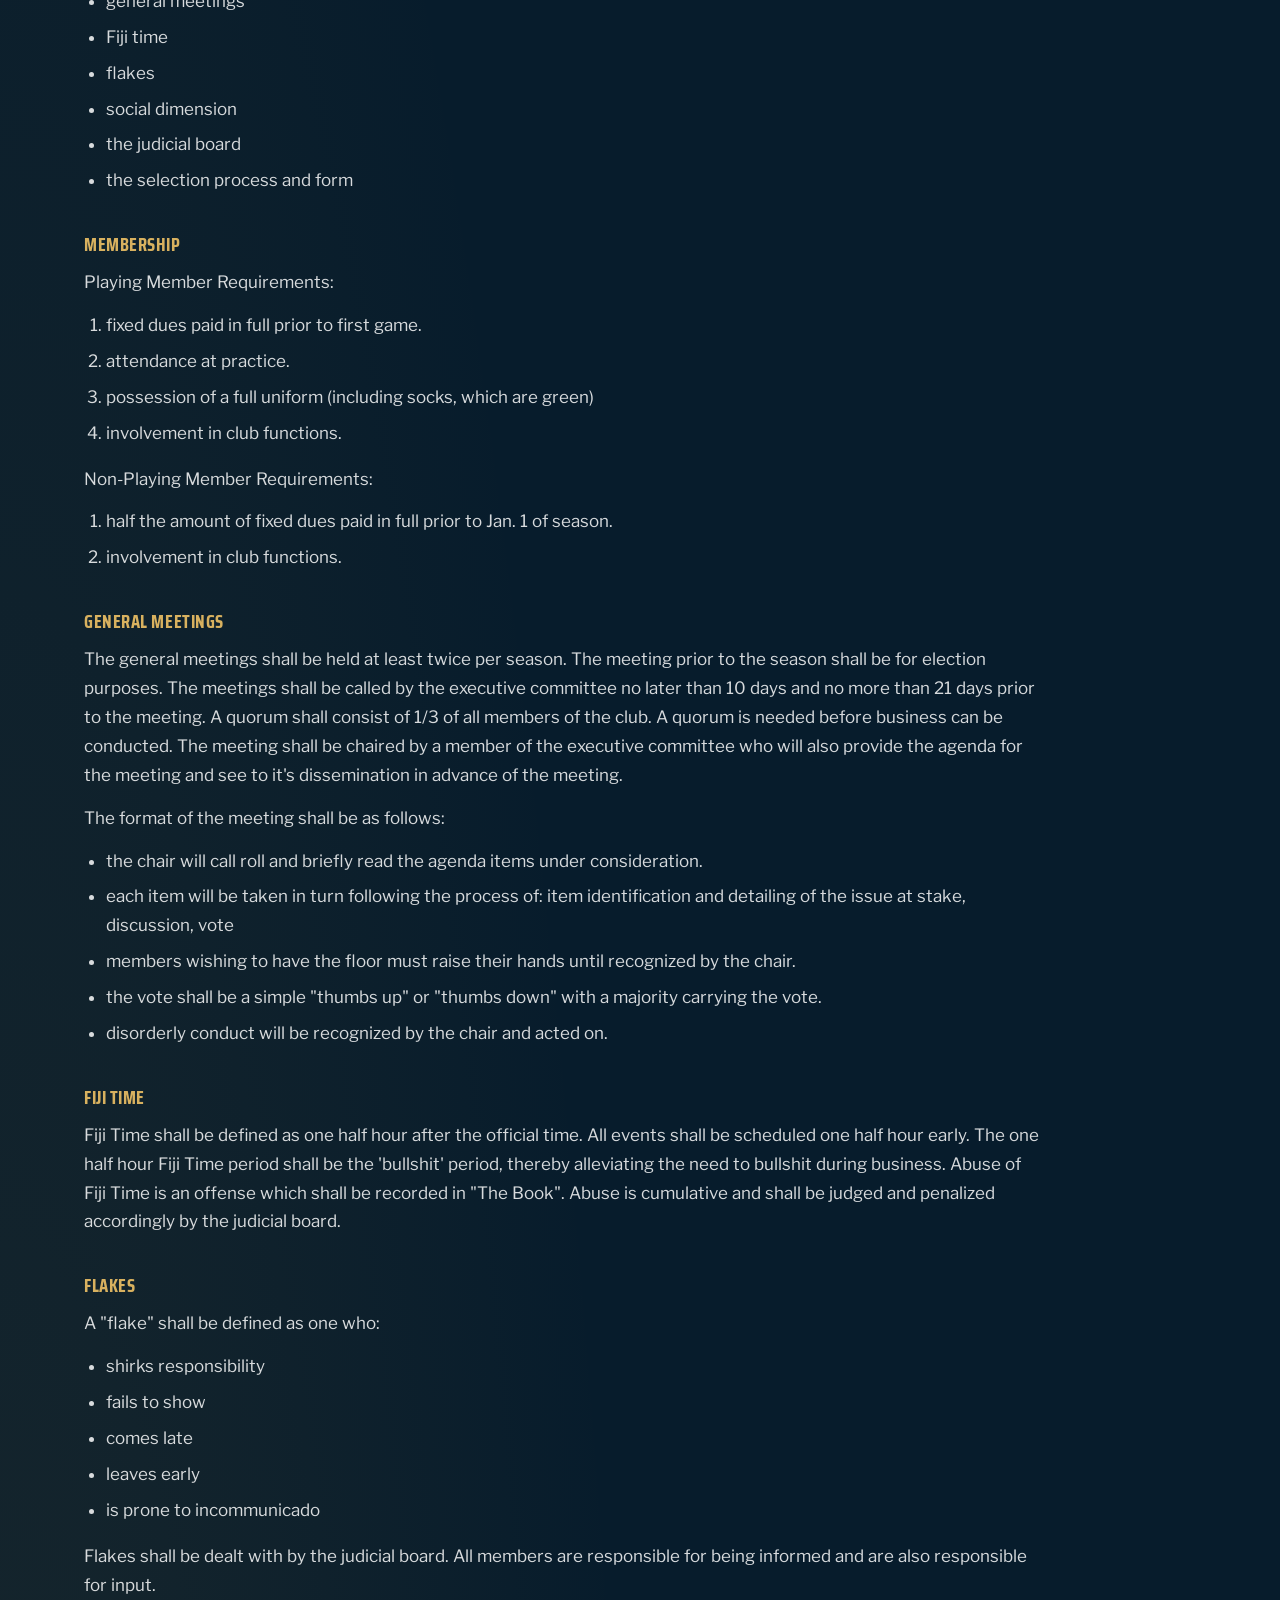
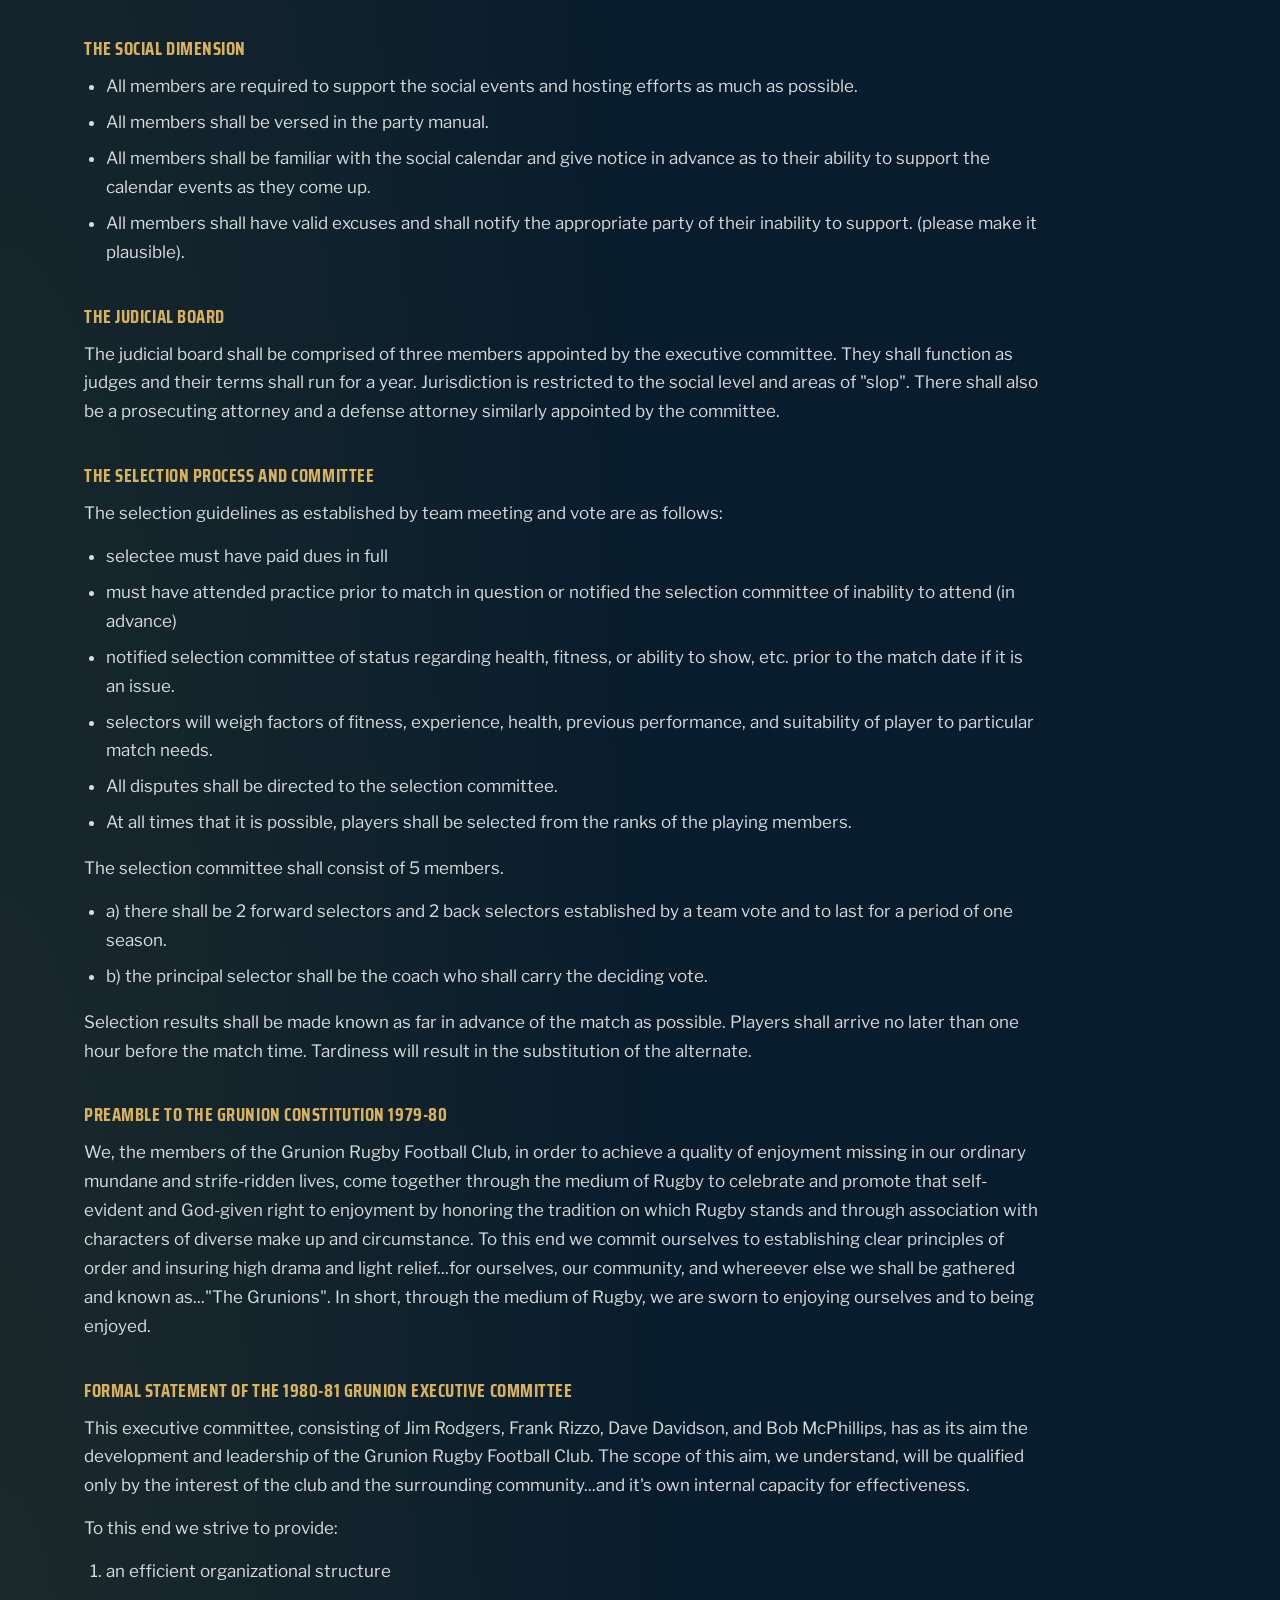
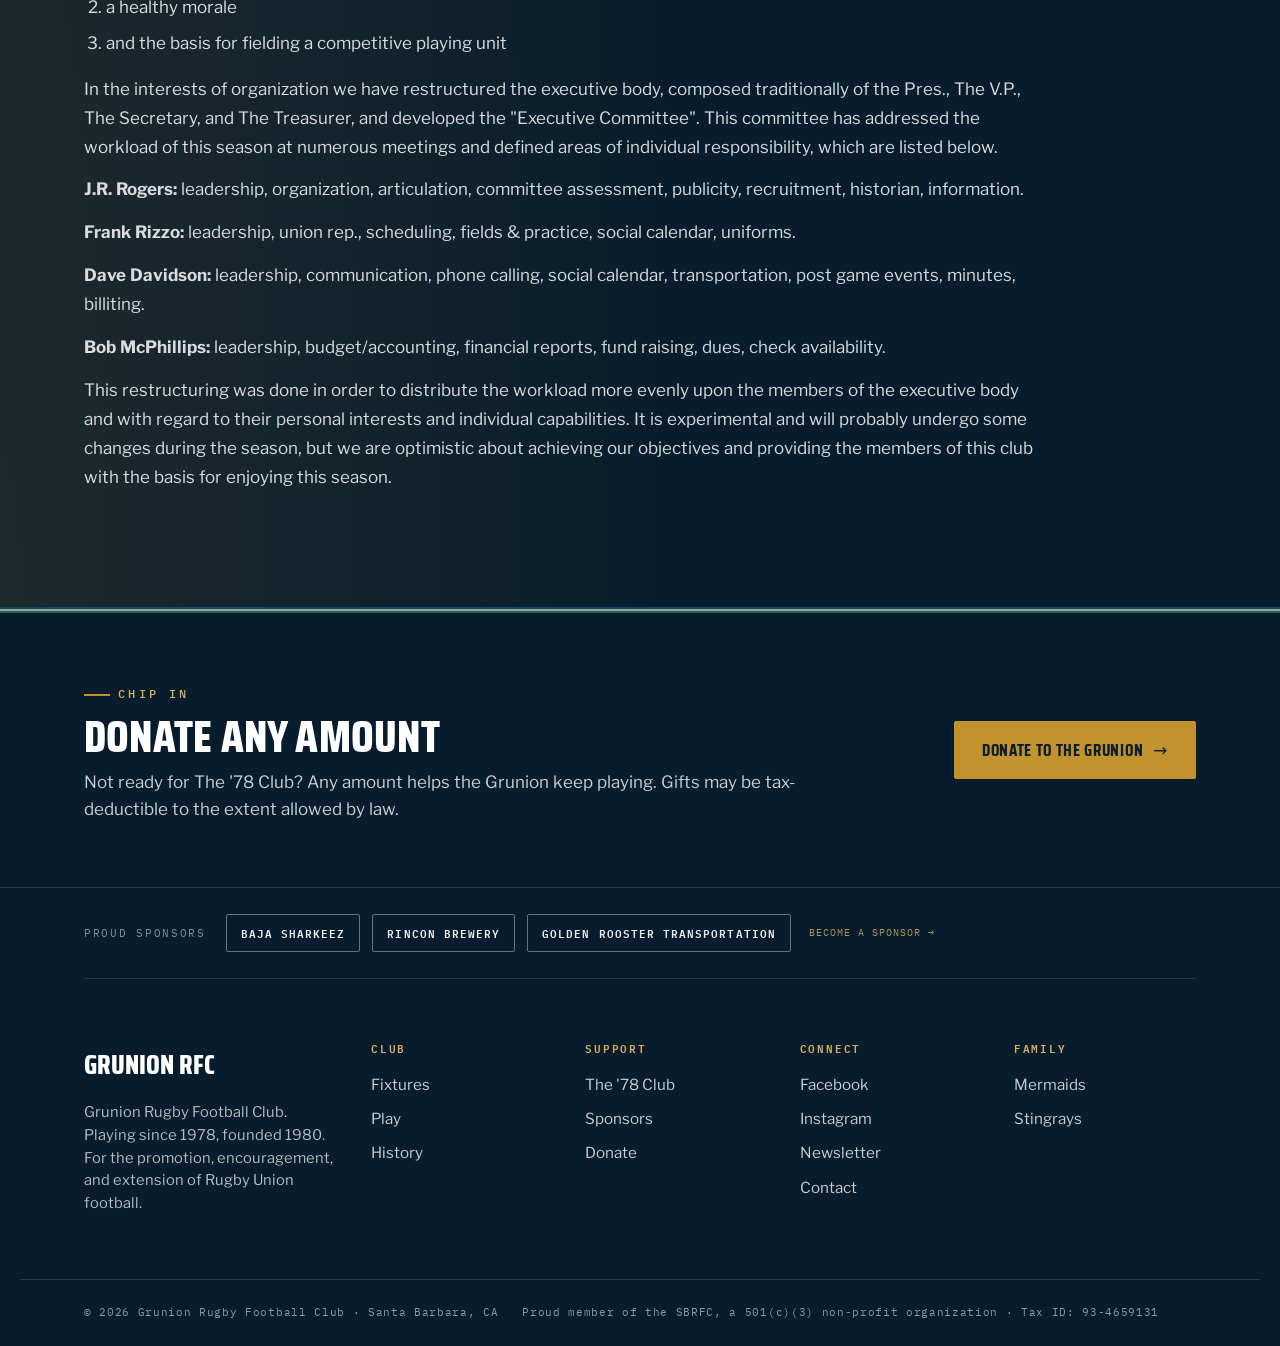
<file: history.html>
<!DOCTYPE html>
<html lang="en">
<head>
<!-- Google tag (gtag.js) -->
<script async src="https://www.googletagmanager.com/gtag/js?id=G-LFDMG9SL19"></script>
<script>
  window.dataLayer = window.dataLayer || [];
  function gtag(){dataLayer.push(arguments);}
  gtag('js', new Date());

  gtag('config', 'G-LFDMG9SL19');
</script>
<meta charset="utf-8" />
<meta name="viewport" content="width=device-width, initial-scale=1" />
<title>History — Grunion RFC · Santa Barbara, Est. 1978</title>
<meta name="description" content="The history of Grunion Rugby Football Club, the evolution of the crest, the Hall of Fame, the original 1978 side, and the club constitution." />
<link rel="canonical" href="https://grunionrugby.com/history" />
<link rel="icon" type="image/png" href="assets/favicon.png" />
<link rel="apple-touch-icon" href="assets/apple-touch-icon.png" />
<meta property="og:type" content="website" />
<meta property="og:site_name" content="Grunion Rugby Football Club" />
<meta property="og:title" content="History — Grunion RFC · Santa Barbara, Est. 1978" />
<meta property="og:description" content="The evolution of the crest, the Hall of Fame, the original 1978 side, and the club constitution." />
<meta property="og:url" content="https://grunionrugby.com/history" />
<meta property="og:image" content="https://grunionrugby.com/assets/og-image.jpg" />
<meta name="twitter:card" content="summary_large_image" />
<link rel="preconnect" href="https://fonts.googleapis.com" />
<link rel="preconnect" href="https://fonts.gstatic.com" crossorigin />
<link href="https://fonts.googleapis.com/css2?family=Saira+Condensed:wght@700;800;900&family=Libre+Franklin:ital,wght@0,400;0,600;0,700;1,400&family=IBM+Plex+Mono:wght@400;500;600&display=swap" rel="stylesheet" />
<link rel="stylesheet" href="styles.css" />
<style>
/* ============================ HISTORY (page-local) ============================ */
#historypage{background:var(--ocean-950);color:#fff;position:relative;overflow:clip} /* clip, not hidden: hidden would make the section its own scroll container and defeat the sticky sub-nav */
#historypage::before{content:"";position:absolute;inset:0;pointer-events:none;
  background:radial-gradient(120% 80% at 80% 0%, rgba(34,107,73,.22), transparent 55%),
            radial-gradient(90% 70% at 0% 100%, rgba(194,146,46,.12), transparent 60%)}
#historypage .wrap{position:relative}

.hist-lead{max-width:74ch}
.hist-lead .kicker{color:var(--gold-soft)}
.hist-lead h1{font-size:clamp(2.8rem,7.5vw,5.8rem);margin-top:14px;line-height:.95;
  font-family:var(--font-display);font-weight:900;text-transform:uppercase;letter-spacing:.01em}
.hist-lead h1 .alt{color:var(--gold-soft)}
.hist-lead .lede{color:rgba(255,255,255,.82);margin-top:24px}

/* sub-nav of anchor links */
.hist-subnav{position:sticky;top:115px;z-index:20;display:flex;flex-wrap:wrap;justify-content:center;gap:8px 10px;
  margin-top:clamp(28px,4vw,40px);padding:12px 16px;background:rgba(7,28,44,.82);backdrop-filter:blur(6px);
  border-top:1px solid rgba(255,255,255,.12);border-bottom:1px solid rgba(255,255,255,.12)}
.hist-subnav a{font-family:var(--font-mono);font-size:.72rem;letter-spacing:.12em;text-transform:uppercase;
  color:rgba(255,255,255,.78);text-decoration:none;border:1px solid rgba(216,177,95,.4);
  border-radius:2px;padding:8px 13px;transition:background .15s ease,color .15s ease}
.hist-subnav a:hover{background:rgba(216,177,95,.14);color:#fff}
/* the sub-nav sticks under the fixed header on wide screens only; on phones it wraps to
   several rows and would eat too much of the viewport, so there it scrolls with the page.
   (Anchor targets already land at 245px, clear of the 177px sub-nav bottom.) */
@media(max-width:760px){.hist-subnav{position:static}}

/* sections */
.hist-block{margin-top:clamp(56px,8vw,96px);scroll-margin-top:120px}
.hist-block > .kicker{color:var(--gold-soft)}
.hist-block h2{font-size:clamp(2rem,5vw,3.4rem);line-height:.98;margin-top:10px;
  font-family:var(--font-display);font-weight:800;text-transform:uppercase;letter-spacing:.01em}
.hist-block h3{font-family:var(--font-display);font-weight:700;text-transform:uppercase;letter-spacing:.02em;
  font-size:clamp(1.3rem,2.6vw,1.9rem);margin-top:clamp(28px,4vw,40px);color:var(--gold-soft)}
.hist-block p{color:rgba(255,255,255,.84);max-width:74ch;margin-top:18px;line-height:1.7}
.hist-block .muted{color:rgba(255,255,255,.6)}

/* framed vintage images */
.hist-figure{margin:clamp(26px,4vw,40px) 0;display:flex;flex-direction:column;align-items:center;gap:12px}
.hist-figure img{max-width:min(440px,100%);height:auto;display:block;background:#f4f1e8;
  padding:14px;border:1px solid rgba(255,255,255,.22);border-radius:4px;
  box-shadow:0 18px 40px rgba(0,0,0,.35)}
.hist-figure.row{flex-direction:row;flex-wrap:wrap;justify-content:center;gap:20px}
.hist-figure.row img{max-width:min(300px,46%)}
.hist-figure figcaption{font-family:var(--font-mono);font-size:.72rem;letter-spacing:.06em;
  color:rgba(255,255,255,.55);text-align:center;max-width:70ch}

/* hall of fame */
.hof-subheads{margin-top:clamp(28px,4vw,40px);text-align:center}
.hof-subheads span{display:block;font-family:var(--font-mono);letter-spacing:.1em;
  color:rgba(255,255,255,.66);margin:6px 0}
.greats{margin-top:clamp(24px,3.5vw,34px);columns:3;column-gap:40px;padding:0;list-style:none;
  counter-reset:greats}
@media(max-width:820px){.greats{columns:2}}
@media(max-width:520px){.greats{columns:1}}
.greats li{break-inside:avoid;font-family:var(--font-body);color:rgba(255,255,255,.86);
  padding:7px 0;border-bottom:1px solid rgba(255,255,255,.09);counter-increment:greats;
  display:flex;gap:10px;align-items:baseline}
.greats li::before{content:counter(greats) ".";font-family:var(--font-mono);font-size:.8rem;
  color:var(--gold-soft);min-width:2.1em;text-align:right}

/* original team photo */
.team-photo{margin:clamp(26px,4vw,40px) 0}
.team-photo img{width:100%;max-width:760px;height:auto;display:block;border-radius:4px;
  border:1px solid rgba(255,255,255,.2);box-shadow:0 18px 40px rgba(0,0,0,.35)}
.team-caption{font-family:var(--font-body);color:rgba(255,255,255,.78);max-width:76ch;
  margin-top:18px;line-height:1.7}
.team-caption b{color:var(--gold-soft);font-weight:600}

/* match results */
.results{margin-top:clamp(22px,3vw,30px);max-width:520px;border-top:2px solid rgba(255,255,255,.2)}
.results .res{display:flex;justify-content:space-between;gap:18px;padding:11px 4px;
  border-bottom:1px solid rgba(255,255,255,.12);font-family:var(--font-mono);font-size:.92rem}
.results .res .opp{color:rgba(255,255,255,.72)}
.results .res .gr{color:#fff;font-weight:600}

/* constitution */
.const-head{display:flex;align-items:center;gap:20px;flex-wrap:wrap;margin-top:clamp(26px,4vw,38px)}
.const-head img{width:120px;height:auto;background:#f4f1e8;padding:10px;border-radius:4px;
  border:1px solid rgba(255,255,255,.22)}
.const-head .ch-title{font-family:var(--font-display);font-weight:700;text-transform:uppercase;
  letter-spacing:.02em;font-size:clamp(1.1rem,2.2vw,1.5rem);color:#fff;max-width:30ch}
.const h3{font-family:var(--font-display);font-weight:700;text-transform:uppercase;letter-spacing:.03em;
  font-size:1.15rem;color:var(--gold-soft);margin-top:clamp(30px,4vw,42px)}
.const p{color:rgba(255,255,255,.84);max-width:80ch;margin-top:14px;line-height:1.7}
.const ul,.const ol{max-width:80ch;margin-top:14px;padding-left:22px;color:rgba(255,255,255,.84);line-height:1.7}
.const li{margin:7px 0}
.const .amend{color:rgba(255,255,255,.72);font-style:italic}
</style>
</head>
<body data-page="history">
<a class="skip" href="#historypage">Skip to content</a>
<header class="site-head" id="siteHead">
  <div class="wrap nav">
    <a class="brand" href="/#top" aria-label="Grunion Rugby Football Club, home">
      <img class="crest" src="assets/grunion-crest.png" alt="Grunion RFC crest" width="400" height="400" />
      <span><b>Grunion R.F.C.</b><i>Santa Barbara · Est. 1978</i></span>
    </a>
    <nav class="nav-links" id="navLinks" aria-label="Primary">
      <a href="/#fixtures">Fixtures</a>
      <a href="/#play">Play</a>
      <a href="/history">History</a>
      <a href="/#news">News</a>
      <a href="/the-78-club" class="nav-club">'78 Club</a>
      <a href="/merchives" class="nav-merchives">MERchives</a>
      <a href="/fossils" class="nav-fossils">Fossils</a>
      <a href="/#sponsors">Sponsors</a>
    </nav>
    <div class="nav-actions">
      <a href="/#play" class="btn btn-gold btn-sm">Join</a>
      <button class="burger" id="burger" aria-label="Menu" aria-expanded="false" aria-controls="navLinks"><span></span></button>
    </div>
  </div>
</header>
<main>
<section class="section on-dark" id="historypage" aria-labelledby="hist-h">
  <div class="wrap">
    <div class="hist-lead">
      <span class="kicker">Since 1978</span>
      <h1 id="hist-h">Club <span class="alt">History</span></h1>
      <p class="lede">The side first played together in 1978 and formally organized as a club in 1980. What follows is straight from the club archive, the evolution of the crest, the Hall of Fame, the original team, and the constitution that has held the Grunion together for over forty years.</p>
    </div>

    <nav class="hist-subnav" aria-label="History sections">
      <a href="#evolution">Evolution</a>
      <a href="#hall-of-fame">Hall of Fame</a>
      <a href="#original-team">Original Team</a>
      <a href="#the-constitution">The Constitution</a>
    </nav>

    <!-- EVOLUTION -->
    <section class="hist-block" id="evolution" aria-labelledby="evo-h">
      <span class="kicker">The Crest</span>
      <h2 id="evo-h">Evolution of the Grunion</h2>
      <p>The first known rendering of a potential logo or artwork for Grunion Memorabilia. It has been carbon dated to 1979 and although it seems innocent enough a fire storm of controversy engulfed the young Grunions as a result of this creation. The most controversial element seemed to be the tight fit on the Grunion's Rugby shorts. A certain homophobic fringe of the club objected to the bun-hugging style which they felt was further exacerbated by the pointing or "twinkle toed" posture of the Grunion. There are no surviving garments with this particular artwork. The SBV at the top refers to the fact that the club embodied Ventura as well as Santa Barbara.</p>
      <figure class="hist-figure">
        <img src="assets/grunionlogoOG.jpg" alt="The first known Grunion artwork, c. 1979, the SBV crest" width="278" height="213" decoding="async" />
      </figure>
      <p>We move to the Art Nouveau Period of Grunion Art common to the early eighties. Again the recurring theme of male in virility crisis is in evidence. Note the pathetic and anthropomorphic females (mermaids) reaching from the depths to embrace the Godlike "Merman". Positive elements are the sleek lines of the Merman and avoiding the tight shorts issue by deleting shorts altogether.</p>
      <figure class="hist-figure row">
        <img src="assets/grunionlogocolor.jpg" alt="Art Nouveau period Grunion artwork, color" width="280" height="280" loading="lazy" decoding="async" />
        <img src="assets/grunionlogo.jpg" alt="Art Nouveau period Grunion crest" width="300" height="348" loading="lazy" decoding="async" />
      </figure>
      <p>The Merman of the late nineties has evolved to the extent that psychologically he is more comfortable with himself. He has accepted who he is and no longer reflects an arrogant posture. His chest has deflated some with age (after all, he's twenty now). He no longer requires female validation to maintain his self esteem yet he appears vital and assertive.</p>
      <figure class="hist-figure">
        <img src="assets/grunionlogo2.jpg" alt="The late-nineties Grunion Merman crest" width="141" height="159" loading="lazy" decoding="async" />
      </figure>
    </section>

    <!-- HALL OF FAME -->
    <section class="hist-block" id="hall-of-fame" aria-labelledby="hof-h">
      <span class="kicker">Greatest Grunions</span>
      <h2 id="hof-h">Grunion Rugby Hall of Fame</h2>
      <p>Formal recognition of club member's outstanding contributions to the Grunion Rugby Club began with the selection of the Twenty Greatest Grunions to commemorate the twentieth anniversary of the club in 1998. Although all of these inductees were deserving it was recognized that many other past and present club members should be provided a process for future recognition. To that aim the club administration along with an advisory committee formulated standards and procedures for selection. Ongoing contributions of photos and information will be solicited to improve the quality and accuracy of the site as time passes.</p>
      <div class="hof-subheads">
        <span>A walk down the Hall...</span>
        <span>Greatest Grunions...</span>
        <span>Name...(First Year with Grunions)</span>
      </div>
      <ol class="greats" id="greatsList" data-hof>
        <li>Mel Gregory ('78)</li>
        <li>Bob Riggs ('78)</li>
        <li>Jim Harasta ('78)</li>
        <li>Jim Mathis ('78)</li>
        <li>Frank Rizzo ('79)</li>
        <li>Dave Davidson ('80)</li>
        <li>Harry Wright ('81)</li>
        <li>Jerry Ball ('82)</li>
        <li>Mike Sexsmith ('83)</li>
        <li>John Maloney ('84)</li>
        <li>Peter Crick ('84)</li>
        <li>Dennis O'Day ('86)</li>
        <li>Russ Dalke ('86)</li>
        <li>Lance Laffoon ('86)</li>
        <li>David Brook ('87)</li>
        <li>Bill Judson ('88)</li>
        <li>Ellis Pilgrim ('88)</li>
        <li>Greg Millerd ('90)</li>
        <li>Chris Prendergast ('90)</li>
        <li>Mike Loader ('93)</li>
        <li>Tim Ahern</li>
        <li>Kevin Battle</li>
        <li>Dave Crooks</li>
        <li>Dana Driskel</li>
        <li>Ken Jacobsen ('93)</li>
        <li>Tony McHale</li>
        <li>Kurt Oeler</li>
        <li>Dave Short</li>
        <li>Greg Smales</li>
        <li>Jovani Tovar</li>
        <li>Bonnie Keinath ('87)</li>
        <li>Doug Lynch ('81)</li>
        <li>Tia Orton</li>
        <li>Mark Kelly</li>
        <li>Keric Brown</li>
        <li>Troy Jacobsen ('99)</li>
        <li>Ian Williams ('97)</li>
        <li>Bob Swartz</li>
        <li>Enrico Ferri</li>
        <li>D. Wren Wise</li>
        <li>Chad Wormser Von Barron</li>
        <li>Dr. Bill Galivan</li>
        <li>Lorri Lynch</li>
        <li>Lance Mason</li>
        <li>Andres Martinez</li>
        <li>Shane Todd</li>
      </ol>
    </section>

    <!-- ORIGINAL TEAM -->
    <section class="hist-block" id="original-team" aria-labelledby="ot-h">
      <span class="kicker">Where It Began</span>
      <h2 id="ot-h">1978 Grunion Rugby Football Club</h2>
      <figure class="team-photo">
        <img src="assets/originalteam.jpg" alt="The 1978 Grunion Rugby Football Club team photo" width="633" height="359" loading="lazy" decoding="async" />
      </figure>
      <p class="team-caption"><b>Back Row, left to right:</b> Lance Mason (President), Tom Burns, Larry Ferguson, Dale Hoffman, Ray Dunning, Gary Alexander, Charles Kaska, Chris Carroll, Mike McMahan, Joe Fonte, Ernie Saenez, Bob Riggs. <b>Middle:</b> Ron Rohde, Gary Kittle, Mel Gregory (Coach), Andres Martinez, David Spear, John Ryan, Larry Folinsbee. <b>Front:</b> Jim Harasta (Captain), Bob McPhillips, Jim Rodgers (Social Secretary), Jim Mathis, Steve Bellefuille.</p>
      <h3>Match Results from 1978-79</h3>
      <div class="results">
        <div class="res"><span class="gr">Grunions 33</span><span class="opp">Cal Poly 10</span></div>
        <div class="res"><span class="gr">Grunions 6</span><span class="opp">LARC 0</span></div>
        <div class="res"><span class="gr">Grunions 16</span><span class="opp">Del Mar 14</span></div>
        <div class="res"><span class="gr">Grunions 4</span><span class="opp">Long Beach 0</span></div>
        <div class="res"><span class="gr">Grunions 17</span><span class="opp">San Luis 3</span></div>
        <div class="res"><span class="gr">Grunions 18</span><span class="opp">San Fernando 17</span></div>
        <div class="res"><span class="gr">Grunions 21</span><span class="opp">Eagle Rock 10</span></div>
        <div class="res"><span class="gr">Grunions 29</span><span class="opp">Moorpark 7</span></div>
        <div class="res"><span class="gr">Grunions 30</span><span class="opp">Santa Monica 0</span></div>
        <div class="res"><span class="gr">Grunions 22</span><span class="opp">Pleasant Valley 4</span></div>
      </div>
    </section>

    <!-- THE CONSTITUTION -->
    <section class="hist-block const" id="the-constitution" aria-labelledby="const-h">
      <span class="kicker">Est. 1978</span>
      <h2 id="const-h">Constitution &amp; By-laws</h2>
      <div class="const-head">
        <img src="assets/grunionlogo.jpg" alt="Grunion Rugby Club crest" width="300" height="348" loading="lazy" decoding="async" />
        <span class="ch-title">Constitution and By-laws of the Grunion Rugby Football Club — Established 1978</span>
      </div>

      <h3>Name and Constitution</h3>
      <p>The name of the organization shall be "The Grunion Rugby Football Club" and shall have it's headquarters at Santa Barbara, California.</p>
      <p class="amend">Amendment I passed Oct. 22, 1998 Grunion AGM. We hereby reaffirm the name Grunion Rugby Football Club as our organization title. The words Grunion Rugby Football Club or Grunion Rugby Club will proceed any other designations such as: Santa Barbara or Santa Barbara/Ventura. We will be registered in this manner with the National Union, Local Union and Territory and in the National Directory.</p>
      <p>The objects and purposes of the club are:</p>
      <ul>
        <li>the promotion, encouragement, and extension of Rugby Union football.</li>
        <li>to develop and maintain a high standard of competition.</li>
        <li>to provide an organizational vehicle for fulfilling social interaction.</li>
      </ul>
      <p>Finances of the club shall be handled as follows:</p>
      <ul>
        <li>the club's income shall be obtained primarily from the dues of it's members, which shall be established prior to the beginning of each season.</li>
        <li>secondarily, the club shall obtain income from fund raising events.</li>
        <li>the club's net income shall be used for the whole or any one or more of the club's goals as shall be decided by a team vote.</li>
      </ul>

      <h3>Membership</h3>
      <p>The club membership shall be open to any person willing to contribute to the interests and goals of the club.</p>
      <p>Requirements for membership are:</p>
      <ul>
        <li>payment of dues in full and by established deadline.</li>
        <li>involvement in club functions.</li>
        <li>a member will cease to be a member if at the judgment of the executive committee, the said member has failed to meet the requirements and has insufficient justification.</li>
      </ul>
      <p>The membership shall consist of two forms:</p>
      <p class="amend">Amendment II passed Oct. 22, 1998 Grunion AGM. The membership shall include a third form, "Lifetime Member" -- one who has paid an amount set by the executive committee ($250 in 1998) and open to persons meeting the following criteria: Age 35 or older or person of any age making substantial financial contributions to the club (ie sponsors). The Lifetime Member will be issued a membership card and will be entitled to:</p>
      <ol>
        <li>Free from club annual dues for life.</li>
        <li>All game fees waived.</li>
        <li>Recognized as an honored member of the Grunion RFC.</li>
        <li>Entitled to wear the designation "Lifetime Member" on all club memorabilia, jerseys etc.</li>
        <li>Eligible for discounts to club events.</li>
      </ol>
      <p>The Playing Member - one who has paid his dues in full, attends practices, participates in matches, and is involved in club functions.</p>
      <p>The Non-Playing Member - one who has paid his dues, set at half the amount of a Playing Member, and is involved in club functions.</p>

      <h3>The Executive Committee</h3>
      <p>The affairs of the club shall be administered by a committee which shall consist of elected representatives from the club's members. The number of representatives of the committee shall be fixed for each season prior to that season at the general team meeting. The committee shall serve until the following year's opening election.</p>
      <p>The Committee shall have these responsibilities to it's members:</p>
      <ul>
        <li>to provide leadership to determine and address areas of concern, objectives, and potential problems as voiced by members of the club at the opening General Meeting.</li>
        <li>to provide the structure and organization necessary to meet the club's needs.</li>
        <li>to represent the club at Union meetings and maintain official correspondence.</li>
        <li>to set up a playing schedule.</li>
        <li>to provide a roster and schedule.</li>
        <li>to manage the club's finances and make reports.</li>
        <li>to set up and chair meetings.</li>
        <li>to keep records of meetings and business.</li>
        <li>to provide channels of communication.</li>
        <li>to provide fields and practice.</li>
        <li>to make uniforms available.</li>
        <li>to address issues of morale.</li>
        <li>to arrange post game activities and social events.</li>
        <li>to provide a social calendar.</li>
        <li>to provide a formal statement of the committee's organization detailing the breakdown of it's structure and the responsibilities of it's members. To include in that statement the objectives and methods of the Committee.</li>
      </ul>
      <p>The Committee shall in particular have the following powers:</p>
      <ul>
        <li>to assess the workload for the season and to distribute the load evenly among the Committee's members according to interest and capabilities of it's members.</li>
        <li>to appoint a chairman to chair all meetings and maintain overview of the club's activities.</li>
        <li>to appoint subcommittees to deal with any affairs of the club, with such powers as the Committee may determine.</li>
        <li>to call for club meetings as need arises.</li>
        <li>to have control of the club funds.</li>
        <li>to expel or suspend any member for serious violations of the law or actions contrary to the interests of the club.</li>
      </ul>

      <h3>Amendments</h3>
      <p>This constitution may be amended by a two-thirds vote of the club members present at the club meeting. The details of any proposed amendment shall be published and circulated to the club members not less than 10 days or more than 21 days prior to the meeting. Any proposed amendment must be submitted to the Committee at least 21 days prior to the meeting at which it will be decided on.</p>

      <h3>By-Laws</h3>
      <p>The club shall propose and administer a set of by-laws which will, one: address the specific necessities of the Team or playing dimension of the club, and two; detail more fully the organization and it's process, which shall be revised on an annual basis.</p>
      <p>The by-laws will deal with the following:</p>
      <ul>
        <li>membership</li>
        <li>general meetings</li>
        <li>Fiji time</li>
        <li>flakes</li>
        <li>social dimension</li>
        <li>the judicial board</li>
        <li>the selection process and form</li>
      </ul>

      <h3>Membership</h3>
      <p>Playing Member Requirements:</p>
      <ol>
        <li>fixed dues paid in full prior to first game.</li>
        <li>attendance at practice.</li>
        <li>possession of a full uniform (including socks, which are green)</li>
        <li>involvement in club functions.</li>
      </ol>
      <p>Non-Playing Member Requirements:</p>
      <ol>
        <li>half the amount of fixed dues paid in full prior to Jan. 1 of season.</li>
        <li>involvement in club functions.</li>
      </ol>

      <h3>General Meetings</h3>
      <p>The general meetings shall be held at least twice per season. The meeting prior to the season shall be for election purposes. The meetings shall be called by the executive committee no later than 10 days and no more than 21 days prior to the meeting. A quorum shall consist of 1/3 of all members of the club. A quorum is needed before business can be conducted. The meeting shall be chaired by a member of the executive committee who will also provide the agenda for the meeting and see to it's dissemination in advance of the meeting.</p>
      <p>The format of the meeting shall be as follows:</p>
      <ul>
        <li>the chair will call roll and briefly read the agenda items under consideration.</li>
        <li>each item will be taken in turn following the process of: item identification and detailing of the issue at stake, discussion, vote</li>
        <li>members wishing to have the floor must raise their hands until recognized by the chair.</li>
        <li>the vote shall be a simple "thumbs up" or "thumbs down" with a majority carrying the vote.</li>
        <li>disorderly conduct will be recognized by the chair and acted on.</li>
      </ul>

      <h3>Fiji Time</h3>
      <p>Fiji Time shall be defined as one half hour after the official time. All events shall be scheduled one half hour early. The one half hour Fiji Time period shall be the 'bullshit' period, thereby alleviating the need to bullshit during business. Abuse of Fiji Time is an offense which shall be recorded in "The Book". Abuse is cumulative and shall be judged and penalized accordingly by the judicial board.</p>

      <h3>Flakes</h3>
      <p>A "flake" shall be defined as one who:</p>
      <ul>
        <li>shirks responsibility</li>
        <li>fails to show</li>
        <li>comes late</li>
        <li>leaves early</li>
        <li>is prone to incommunicado</li>
      </ul>
      <p>Flakes shall be dealt with by the judicial board. All members are responsible for being informed and are also responsible for input.</p>

      <h3>The Social Dimension</h3>
      <ul>
        <li>All members are required to support the social events and hosting efforts as much as possible.</li>
        <li>All members shall be versed in the party manual.</li>
        <li>All members shall be familiar with the social calendar and give notice in advance as to their ability to support the calendar events as they come up.</li>
        <li>All members shall have valid excuses and shall notify the appropriate party of their inability to support. (please make it plausible).</li>
      </ul>

      <h3>The Judicial Board</h3>
      <p>The judicial board shall be comprised of three members appointed by the executive committee. They shall function as judges and their terms shall run for a year. Jurisdiction is restricted to the social level and areas of "slop". There shall also be a prosecuting attorney and a defense attorney similarly appointed by the committee.</p>

      <h3>The Selection Process and Committee</h3>
      <p>The selection guidelines as established by team meeting and vote are as follows:</p>
      <ul>
        <li>selectee must have paid dues in full</li>
        <li>must have attended practice prior to match in question or notified the selection committee of inability to attend (in advance)</li>
        <li>notified selection committee of status regarding health, fitness, or ability to show, etc. prior to the match date if it is an issue.</li>
        <li>selectors will weigh factors of fitness, experience, health, previous performance, and suitability of player to particular match needs.</li>
        <li>All disputes shall be directed to the selection committee.</li>
        <li>At all times that it is possible, players shall be selected from the ranks of the playing members.</li>
      </ul>
      <p>The selection committee shall consist of 5 members.</p>
      <ul>
        <li>a) there shall be 2 forward selectors and 2 back selectors established by a team vote and to last for a period of one season.</li>
        <li>b) the principal selector shall be the coach who shall carry the deciding vote.</li>
      </ul>
      <p>Selection results shall be made known as far in advance of the match as possible. Players shall arrive no later than one hour before the match time. Tardiness will result in the substitution of the alternate.</p>

      <h3>Preamble to the Grunion Constitution 1979-80</h3>
      <p>We, the members of the Grunion Rugby Football Club, in order to achieve a quality of enjoyment missing in our ordinary mundane and strife-ridden lives, come together through the medium of Rugby to celebrate and promote that self-evident and God-given right to enjoyment by honoring the tradition on which Rugby stands and through association with characters of diverse make up and circumstance. To this end we commit ourselves to establishing clear principles of order and insuring high drama and light relief...for ourselves, our community, and whereever else we shall be gathered and known as..."The Grunions". In short, through the medium of Rugby, we are sworn to enjoying ourselves and to being enjoyed.</p>

      <h3>Formal Statement of the 1980-81 Grunion Executive Committee</h3>
      <p>This executive committee, consisting of Jim Rodgers, Frank Rizzo, Dave Davidson, and Bob McPhillips, has as its aim the development and leadership of the Grunion Rugby Football Club. The scope of this aim, we understand, will be qualified only by the interest of the club and the surrounding community...and it's own internal capacity for effectiveness.</p>
      <p>To this end we strive to provide:</p>
      <ol>
        <li>an efficient organizational structure</li>
        <li>a healthy morale</li>
        <li>and the basis for fielding a competitive playing unit</li>
      </ol>
      <p>In the interests of organization we have restructured the executive body, composed traditionally of the Pres., The V.P., The Secretary, and The Treasurer, and developed the "Executive Committee". This committee has addressed the workload of this season at numerous meetings and defined areas of individual responsibility, which are listed below.</p>
      <p><b>J.R. Rogers:</b> leadership, organization, articulation, committee assessment, publicity, recruitment, historian, information.</p>
      <p><b>Frank Rizzo:</b> leadership, union rep., scheduling, fields &amp; practice, social calendar, uniforms.</p>
      <p><b>Dave Davidson:</b> leadership, communication, phone calling, social calendar, transportation, post game events, minutes, billiting.</p>
      <p><b>Bob McPhillips:</b> leadership, budget/accounting, financial reports, fund raising, dues, check availability.</p>
      <p>This restructuring was done in order to distribute the workload more evenly upon the members of the executive body and with regard to their personal interests and individual capabilities. It is experimental and will probably undergo some changes during the season, but we are optimistic about achieving our objectives and providing the members of this club with the basis for enjoying this season.</p>
    </section>

  </div>
</section>
</main>
<footer class="site-foot">
  <hr class="rule101" />
  <div class="chip">
    <div class="wrap chip-grid">
      <div>
        <span class="kicker">Chip In</span>
        <h3>Donate Any Amount</h3>
        <p>Not ready for The '78 Club? Any amount helps the Grunion keep playing. Gifts may be tax-deductible to the extent allowed by law.</p>
      </div>
      <div class="chip-cta"><a href="#" data-link="donate" class="btn btn-gold arrow">Donate to the Grunion</a></div>
    </div>
  </div>

  <div class="wrap">
    <div class="foot-sponsors">
      <span class="fs-lab">Proud sponsors</span>
      <a class="fs-logo" href="https://www.sharkeez.net" target="_blank" rel="noopener">Baja Sharkeez</a>
      <a class="fs-logo" href="https://www.rinconbrewery.com/" target="_blank" rel="noopener">Rincon Brewery</a>
      <a class="fs-logo" href="https://www.goldenroostersb.com/" target="_blank" rel="noopener">Golden Rooster Transportation</a>
      <a href="/#sponsors" class="fs-become">Become a sponsor →</a>
    </div>
  </div>

  <div class="wrap foot-main">
    <div class="foot-brand">
      <b>Grunion RFC</b>
      <p>Grunion Rugby Football Club. Playing since 1978, founded 1980. For the promotion, encouragement, and extension of Rugby Union football.</p>
    </div>
    <div class="foot-col">
      <h4>Club</h4>
      <a href="/#fixtures">Fixtures</a>
      <a href="/#play">Play</a>
      <a href="/history">History</a>
    </div>
    <div class="foot-col">
      <h4>Support</h4>
      <a href="/the-78-club">The '78 Club</a>
      <a href="/#sponsors">Sponsors</a>
      <a href="#" data-link="donate">Donate</a>
    </div>
    <div class="foot-col">
      <h4>Connect</h4>
      <a href="https://www.facebook.com/GrunionRugby" target="_blank" rel="noopener">Facebook</a>
      <a href="https://www.instagram.com/santabarbaragrunionrugby" target="_blank" rel="noopener">Instagram</a>
      <a href="/#news">Newsletter</a>
      <a href="/#contact">Contact</a>
    </div>
    <div class="foot-col">
      <h4>Family</h4>
      <a href="https://sbwomensrugby.com" target="_blank" rel="noopener">Mermaids</a>
      <a href="https://stingraysrfc.com" target="_blank" rel="noopener">Stingrays</a>
    </div>
  </div>

  <div class="wrap foot-legal">
    <span>© <span id="year">2026</span> Grunion Rugby Football Club · Santa Barbara, CA</span>
    <span>Proud member of the SBRFC, a 501(c)(3) non-profit organization · Tax ID: 93-4659131</span>
  </div>
</footer>
<script src="site.js"></script>
</body>
</html>
</file>
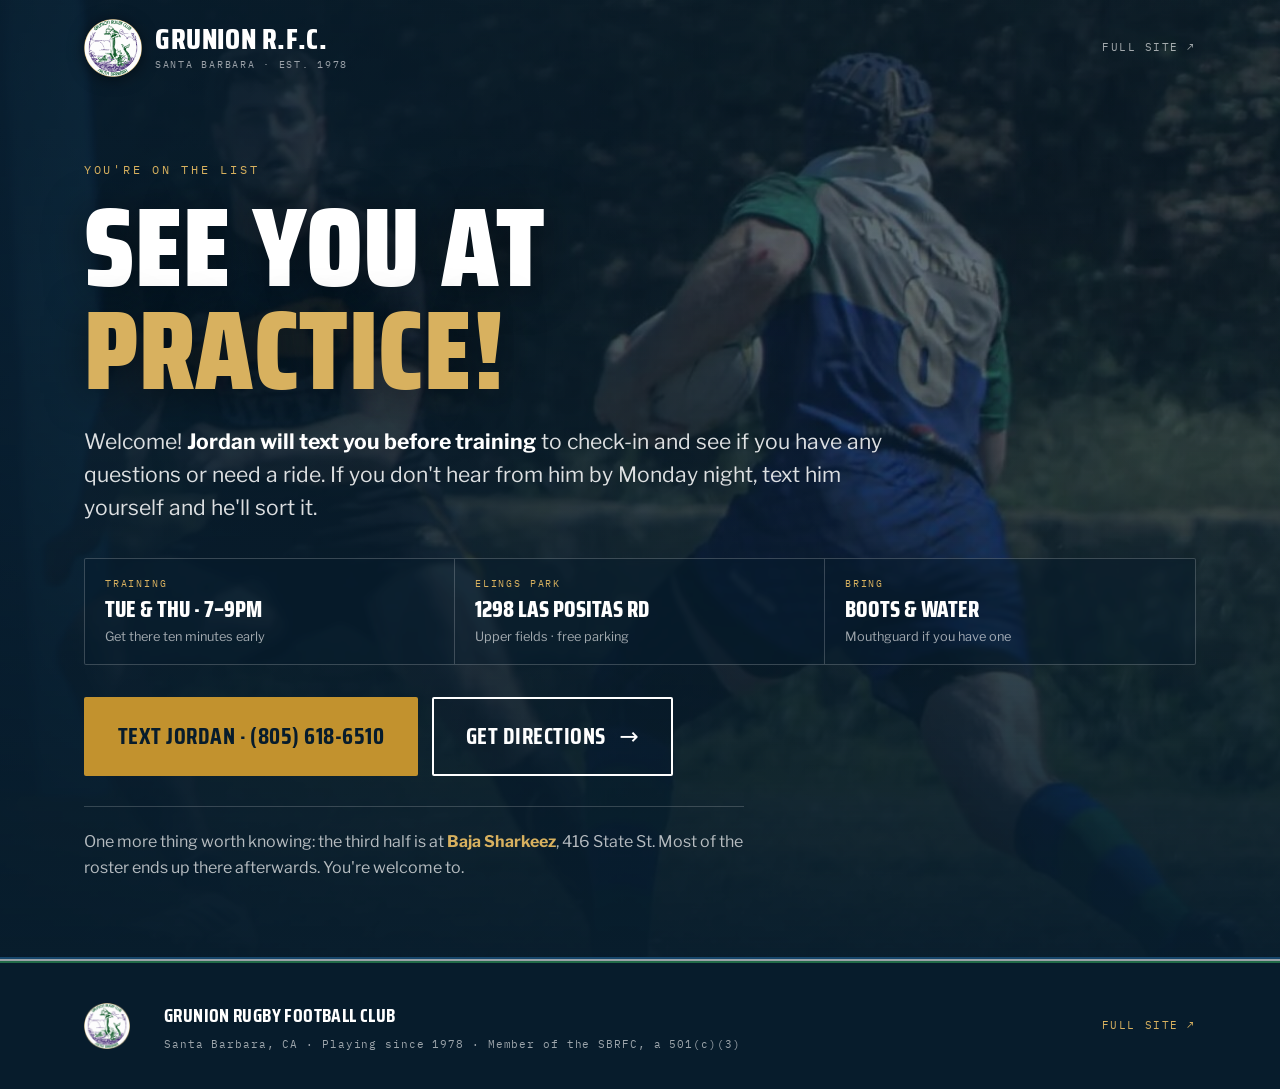
<file: play-thanks.html>
<!DOCTYPE html>
<html lang="en">
<head>
<!-- Google tag (gtag.js) -->
<script async src="https://www.googletagmanager.com/gtag/js?id=G-LFDMG9SL19"></script>
<script>
  window.dataLayer = window.dataLayer || [];
  function gtag(){dataLayer.push(arguments);}
  gtag('js', new Date());

  gtag('config', 'G-LFDMG9SL19');
  gtag('event', 'lead_play', { form: 'play-signup' }); // a completed player sign-up: key event in GA4, imported into Google Ads as the conversion
</script>
<meta charset="utf-8" />
<meta name="viewport" content="width=device-width, initial-scale=1" />
<title>See You at Practice — Grunion RFC</title>
<meta name="description" content="You're on the list. Jordan will text you before training at Elings Park." />
<meta name="robots" content="noindex" />
<link rel="canonical" href="https://grunionrugby.com/play-thanks" />
<link rel="icon" type="image/png" href="assets/favicon.png" />
<link rel="apple-touch-icon" href="assets/apple-touch-icon.png" />
<meta property="og:type" content="website" />
<meta property="og:site_name" content="Grunion Rugby Football Club" />
<meta property="og:title" content="See You at Practice — Grunion RFC" />
<meta property="og:description" content="You're on the list." />
<meta property="og:url" content="https://grunionrugby.com/play-thanks" />
<meta property="og:image" content="https://grunionrugby.com/assets/og-image.jpg" />
<meta name="twitter:card" content="summary_large_image" />
<link rel="preconnect" href="https://fonts.googleapis.com" />
<link rel="preconnect" href="https://fonts.gstatic.com" crossorigin />
<link href="https://fonts.googleapis.com/css2?family=Saira+Condensed:wght@700;800;900&family=Libre+Franklin:ital,wght@0,400;0,600;0,700;1,400&family=IBM+Plex+Mono:wght@400;500;600&display=swap" rel="stylesheet" />
<link rel="stylesheet" href="styles.css" />
</head>
<body data-page="lp-play">
<a class="skip" href="#lp-main">Skip to content</a>

<main id="lp-main">
<section class="lp-hero lp-hero--short on-dark" id="lp-hero">
  <div class="lp-hero-media" style="background-image:url('assets/hero-action.jpg')" role="img" aria-label="Grunion RFC match action at Elings Park"></div>

  <header class="lp-head">
    <div class="wrap">
      <a class="lp-brand" href="/#top" aria-label="Grunion Rugby Football Club">
        <img src="assets/grunion-crest.png" alt="" width="400" height="400" />
        <span><b>Grunion R.F.C.</b><i>Santa Barbara · Est. 1978</i></span>
      </a>
      <a class="lp-headlink" href="/#top">Full site&nbsp;↗</a>
    </div>
  </header>

  <div class="wrap lp-hero-inner">
    <span class="eyebrow">You're on the list</span>
    <h1>See you at<span class="alt">practice!</span></h1>
    <p class="lp-sub">Welcome! <span data-when="start" data-until="2026-11-03" hidden>Pre-season starts Tuesday, November 3. </span><span data-when="start" data-from="2026-12-11" data-until="2027-01-04" hidden>Training is back Tuesday, January 5. </span><b>Jordan will text you before training</b> to check-in and see if you have any questions or need a ride. If you don't hear from him by Monday night, text him yourself and he'll sort it.</p>

    <div class="lp-facts">
      <!-- Date switch (script at the bottom): same dates as /play. -->
      <div class="lp-fact" data-when="training" data-until="2026-11-03" hidden>
        <span class="f-k">Pre-season starts</span>
        <span class="f-v">Tue Nov 3</span>
        <span class="f-n">Get there ten minutes early</span>
      </div>
      <div class="lp-fact" data-when="training" data-from="2026-12-11" data-until="2027-01-04" hidden>
        <span class="f-k">Holiday break</span>
        <span class="f-v">Back Tue Jan 5</span>
        <span class="f-n">Get there ten minutes early</span>
      </div>
      <div class="lp-fact" data-when="training">
        <span class="f-k">Training</span>
        <span class="f-v">Tue &amp; Thu · 7–9PM</span>
        <span class="f-n">Get there ten minutes early</span>
      </div>
      <div class="lp-fact">
        <span class="f-k">Elings Park</span>
        <span class="f-v">1298 Las Positas Rd</span>
        <span class="f-n">Upper fields · free parking</span>
      </div>
      <div class="lp-fact">
        <span class="f-k">Bring</span>
        <span class="f-v">Boots &amp; water</span>
        <span class="f-n">Mouthguard if you have one</span>
      </div>
    </div>

    <div class="lp-cta" id="hero-cta">
      <a class="btn btn-gold btn-xl" href="sms:+18056186510">Text Jordan · (805) 618-6510</a>
      <a class="btn btn-line btn-xl arrow" href="https://maps.google.com/?q=Elings+Park,+1298+Las+Positas+Rd,+Santa+Barbara,+CA+93105" target="_blank" rel="noopener">Get directions</a>
    </div>

    <p class="lp-aside">One more thing worth knowing: the third half is at <b>Baja Sharkeez</b>, 416 State St. Most of the roster ends up there afterwards. You're welcome to.</p>
  </div>
</section>
</main>

<script>
/* Date switch. Elements marked data-when="name" are alternate versions of the same line. In each
   group the first version whose data-from / data-until dates (YYYY-MM-DD, both days included, the
   reader's local date) cover today is shown and the others stay hidden. A version with no dates is
   the everyday one: it shows whenever no dated version applies, and it is what shows with JS off.
   To preview another day, add ?asof=YYYY-MM-DD to the URL. Season dates: see CLAUDE.md. */
(function(){
  var d=new Date(), m=/[?&]asof=(\d{4}-\d{2}-\d{2})/.exec(location.search);
  var today=m?m[1]:d.getFullYear()+'-'+('0'+(d.getMonth()+1)).slice(-2)+'-'+('0'+d.getDate()).slice(-2);
  var groups={}, els=document.querySelectorAll('[data-when]');
  for(var i=0;i<els.length;i++){ var k=els[i].getAttribute('data-when'); (groups[k]=groups[k]||[]).push(els[i]); }
  Object.keys(groups).forEach(function(k){
    var pick=null, plain=null;
    groups[k].forEach(function(el){
      var from=el.getAttribute('data-from'), until=el.getAttribute('data-until');
      if(!from && !until){ if(!plain) plain=el; return; }
      if(!pick && (!from || from<=today) && (!until || today<=until)) pick=el;
    });
    pick=pick||plain;
    groups[k].forEach(function(el){ el.hidden=(el!==pick); });
  });
})();
</script>

<div class="lp-sticky"><a class="btn btn-gold" href="sms:+18056186510">Text Jordan · (805) 618-6510</a></div>

<hr class="rule101" />
<footer class="lp-foot">
  <div class="wrap lp-foot-in">
    <img src="assets/grunion-crest.png" alt="Grunion RFC crest" width="400" height="400" loading="lazy" />
    <span class="lf-txt"><b>Grunion Rugby Football Club</b>Santa Barbara, CA · Playing since 1978 · Member of the SBRFC, a 501(c)(3)</span>
    <a href="/#top">Full site ↗</a>
  </div>
</footer>

<script>
(function(){
  var bar=document.querySelector('.lp-sticky'), anchor=document.getElementById('hero-cta');
  if(!bar||!anchor||!('IntersectionObserver' in window))return;
  bar.classList.add('is-armed');
  new IntersectionObserver(function(e){ bar.classList.toggle('is-on', !e[0].isIntersecting); },{threshold:0}).observe(anchor);
})();
</script>

</body>
</html>
</file>
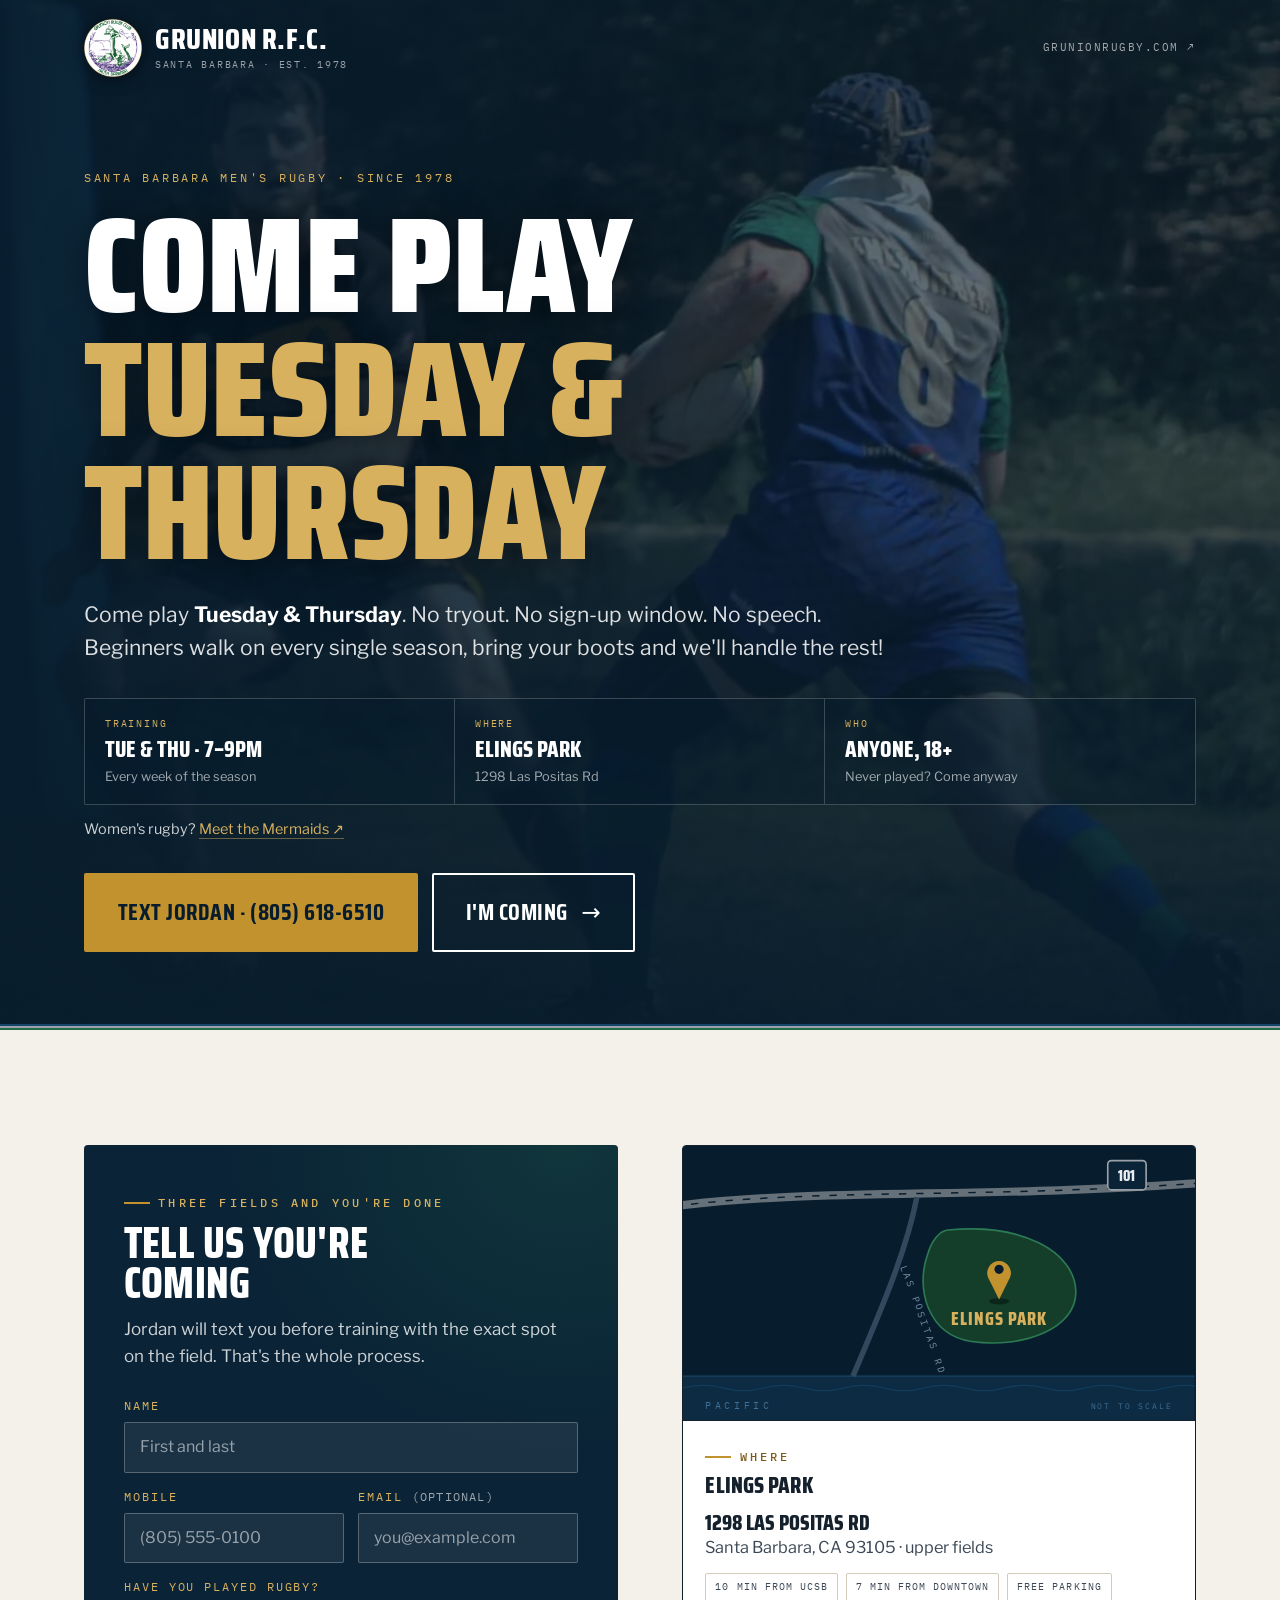
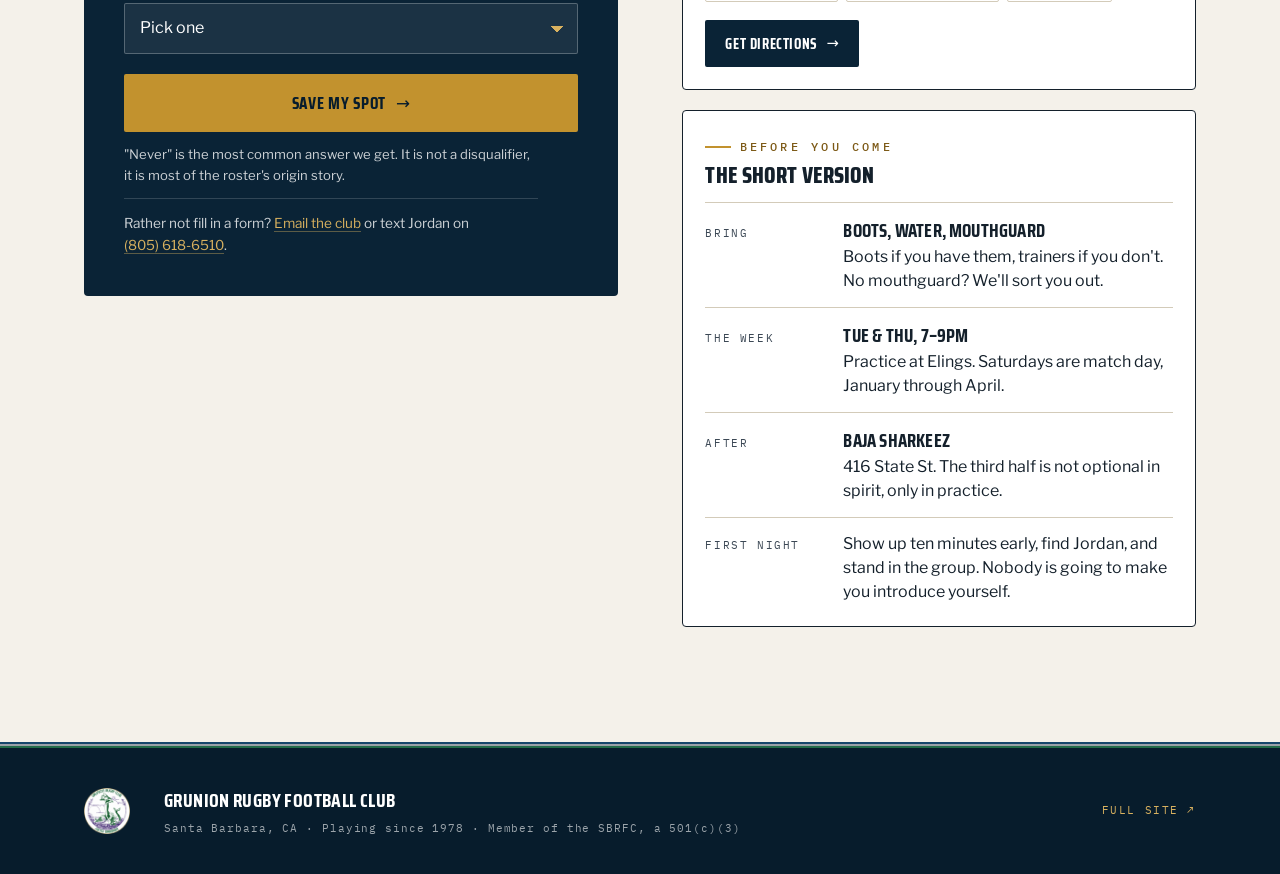
<file: play.html>
<!DOCTYPE html>
<html lang="en">
<head>
<!-- Google tag (gtag.js) -->
<script async src="https://www.googletagmanager.com/gtag/js?id=G-LFDMG9SL19"></script>
<script>
  window.dataLayer = window.dataLayer || [];
  function gtag(){dataLayer.push(arguments);}
  gtag('js', new Date());

  gtag('config', 'G-LFDMG9SL19');
</script>
<meta charset="utf-8" />
<meta name="viewport" content="width=device-width, initial-scale=1" />
<title>Come Play Tuesday &amp; Thursday — Grunion RFC · Santa Barbara</title>
<meta name="description" content="Rugby in Santa Barbara. Training Tuesday and Thursday, 7–9pm at Elings Park. Beginners welcome, no tryout, just show up. Text Jordan (805) 618-6510." />
<link rel="canonical" href="https://grunionrugby.com/play" />
<link rel="icon" type="image/png" href="assets/favicon.png" />
<link rel="apple-touch-icon" href="assets/apple-touch-icon.png" />
<meta property="og:type" content="website" />
<meta property="og:site_name" content="Grunion Rugby Football Club" />
<meta property="og:title" content="Come Play Tuesday &amp; Thursday — Grunion RFC" />
<meta property="og:description" content="Santa Barbara men's rugby since 1978. Tuesday and Thursday, 7–9pm at Elings Park. Never played? Come anyway." />
<meta property="og:url" content="https://grunionrugby.com/play" />
<meta property="og:image" content="https://grunionrugby.com/assets/og-image.jpg" />
<meta name="twitter:card" content="summary_large_image" />
<link rel="preconnect" href="https://fonts.googleapis.com" />
<link rel="preconnect" href="https://fonts.gstatic.com" crossorigin />
<link href="https://fonts.googleapis.com/css2?family=Saira+Condensed:wght@700;800;900&family=Libre+Franklin:ital,wght@0,400;0,600;0,700;1,400&family=IBM+Plex+Mono:wght@400;500;600&display=swap" rel="stylesheet" />
<link rel="stylesheet" href="styles.css" />
</head>
<body data-page="lp-play">
<a class="skip" href="#lp-main">Skip to content</a>

<!-- ============ HERO : the one screen ============ -->
<main id="lp-main">
<section class="lp-hero on-dark" id="lp-hero">
  <div class="lp-hero-media" style="background-image:url('assets/hero-action.jpg')" role="img" aria-label="Grunion RFC match action at Elings Park"></div>

  <header class="lp-head">
    <div class="wrap">
      <a class="lp-brand" href="https://grunionrugby.com" aria-label="Grunion Rugby Football Club">
        <img src="assets/grunion-crest.png" alt="" width="400" height="400" />
        <span><b>Grunion R.F.C.</b><i>Santa Barbara · Est. 1978</i></span>
      </a>
      <a class="lp-headlink" href="https://grunionrugby.com">grunionrugby.com&nbsp;↗</a>
    </div>
  </header>

  <div class="wrap lp-hero-inner">
    <span class="eyebrow">Santa Barbara Men's Rugby · Since 1978</span>
    <h1>Come Play<span class="alt">Tuesday &amp; Thursday</span></h1>
    <p class="lp-sub">Come play <b>Tuesday &amp; Thursday</b>. No tryout. No sign-up window. No speech. Beginners walk on every single season, bring your boots and we'll handle the rest!</p>

    <div class="lp-facts">
      <!-- Date switch (script at the bottom): the first data-when="training" card whose dates cover
           today shows, the rest stay hidden. The undated card is the everyday one. -->
      <div class="lp-fact" data-when="training" data-until="2026-11-03" hidden>
        <span class="f-k">Pre-season starts</span>
        <span class="f-v">Tue Nov 3</span>
        <span class="f-n">Then Tue &amp; Thu · 7–9PM</span>
      </div>
      <div class="lp-fact" data-when="training" data-from="2026-12-11" data-until="2027-01-04" hidden>
        <span class="f-k">Holiday break</span>
        <span class="f-v">Back Tue Jan 5</span>
        <span class="f-n">Then Tue &amp; Thu · 7–9PM</span>
      </div>
      <div class="lp-fact" data-when="training">
        <span class="f-k">Training</span>
        <span class="f-v">Tue &amp; Thu · 7–9PM</span>
        <span class="f-n">Every week of the season</span>
      </div>
      <div class="lp-fact">
        <span class="f-k">Where</span>
        <span class="f-v">Elings Park</span>
        <span class="f-n">1298 Las Positas Rd</span>
      </div>
      <div class="lp-fact">
        <span class="f-k">Who</span>
        <span class="f-v">Anyone, 18+</span>
        <span class="f-n">Never played? Come anyway</span>
      </div>
    </div>
    <p class="lp-also">Women's rugby? <a href="https://sbwomensrugby.com" target="_blank" rel="noopener">Meet the Mermaids&nbsp;↗</a></p>

    <div class="lp-cta" id="hero-cta">
      <a class="btn btn-gold btn-xl" href="sms:+18056186510">Text Jordan · (805) 618-6510</a>
      <a class="btn btn-line btn-xl arrow" href="#coming">I'm coming</a>
    </div>
  </div>
</section>
<hr class="rule101" />

<!-- ============ THE MECHANICS ============ -->
<section class="section lp-band">
  <div class="wrap lp-grid">

    <!-- form -->
    <div class="lp-form-card" id="coming">
      <span class="kicker">Three fields and you're done</span>
      <h2>Tell us you're<br />coming</h2>
      <p>Jordan will text you before training with the exact spot on the field. That's the whole process.</p>

      <form class="lp-form" name="play-signup" method="POST" data-netlify="true" netlify-honeypot="bot-field" action="/play-thanks">
        <input type="hidden" name="form-name" value="play-signup" />
        <!-- Where this visit came from: filled by the attribution script at the bottom of the page; empty for direct visits. Feeds the club dashboard. -->
        <input type="hidden" name="utm_source" value="" />
        <input type="hidden" name="utm_medium" value="" />
        <input type="hidden" name="utm_campaign" value="" />
        <input type="hidden" name="utm_content" value="" />
        <input type="hidden" name="utm_term" value="" />
        <input type="hidden" name="gclid" value="" />
        <input type="hidden" name="fbclid" value="" />
        <input type="hidden" name="landing" value="" />
        <input type="hidden" name="referrer" value="" />
        <p class="lp-hp" hidden aria-hidden="true"><label>Leave this empty: <input name="bot-field" tabindex="-1" autocomplete="off" /></label></p>

        <div class="lp-field">
          <label for="p-name">Name</label>
          <input id="p-name" name="name" type="text" autocomplete="name" required placeholder="First and last" />
        </div>

        <div class="lp-row2">
          <div class="lp-field">
            <label for="p-phone">Mobile</label>
            <input id="p-phone" name="phone" type="tel" autocomplete="tel" required placeholder="(805) 555-0100" />
          </div>
          <div class="lp-field">
            <label for="p-email">Email <span class="opt">(optional)</span></label>
            <input id="p-email" name="email" type="email" autocomplete="email" placeholder="you@example.com" />
          </div>
        </div>

        <div class="lp-field">
          <label for="p-exp">Have you played rugby?</label>
          <select id="p-exp" name="experience" required>
            <option value="" selected disabled>Pick one</option>
            <option>Never</option>
            <option>A little</option>
            <option>Club or college</option>
          </select>
        </div>

        <button class="btn btn-gold arrow" type="submit">Save my spot</button>
      </form>

      <p class="lp-micro">"Never" is the most common answer we get. It is not a disqualifier, it is most of the roster's origin story.</p>
      <p class="lp-orelse">Rather not fill in a form? <a href="mailto:grunionrugby@gmail.com?subject=Coming%20to%20practice">Email the club</a> or text Jordan on <a href="sms:+18056186510">(805)&nbsp;618-6510</a>.</p>
    </div>

    <!-- side stack -->
    <div class="lp-side">

      <div class="lp-card">
        <a class="lp-map" href="https://maps.google.com/?q=Elings+Park,+1298+Las+Positas+Rd,+Santa+Barbara,+CA+93105" target="_blank" rel="noopener" aria-label="Open Elings Park in Google Maps">
          <svg viewBox="0 0 560 300" role="img" aria-label="Schematic map: Elings Park sits off Las Positas Road, south of Highway 101, above the coast">
            <rect width="560" height="300" fill="#071c2c"/>
            <!-- ocean -->
            <rect x="0" y="252" width="560" height="48" fill="#0d2c44"/>
            <path d="M0 252 H560" stroke="#16466b" stroke-width="1.5"/>
            <path d="M0 265 q22 -6 44 0 t44 0 t44 0 t44 0 t44 0 t44 0 t44 0 t44 0 t44 0 t44 0 t44 0 t44 0 t44 0" stroke="#16466b" stroke-width="1.2" fill="none" opacity=".7"/>
            <text x="24" y="288" fill="#3f6f96" font-family="IBM Plex Mono,monospace" font-size="11" letter-spacing="4">PACIFIC</text>
            <!-- highway 101 across the top -->
            <path d="M-10 66 C 140 46, 330 58, 575 40" stroke="#8d949b" stroke-width="9" fill="none" opacity=".7"/>
            <path d="M-10 66 C 140 46, 330 58, 575 40" stroke="#071c2c" stroke-width="1.6" fill="none" stroke-dasharray="8 11"/>
            <g transform="translate(486,32)">
              <rect x="-21" y="-16" width="42" height="32" rx="4" fill="#0a2336" stroke="#9aa1a8" stroke-width="1.8"/>
              <text x="0" y="6" fill="#e8ecef" font-family="Saira Condensed,Arial Narrow,sans-serif" font-weight="800" font-size="17" text-anchor="middle">101</text>
            </g>
            <!-- las positas rd: leaves the 101 and runs south to the coast -->
            <path d="M256 56 C 244 118, 214 186, 186 252" stroke="#33485c" stroke-width="6" fill="none"/>
            <text transform="translate(238,132) rotate(70)" fill="#7690a8" font-family="IBM Plex Mono,monospace" font-size="10.5" letter-spacing="2.5">LAS POSITAS RD</text>
            <!-- the park -->
            <path d="M290 92 C 372 84, 428 116, 430 158 C 432 200, 372 222, 316 214 C 268 207, 254 156, 268 118 C 272 105, 280 93, 290 92 Z" fill="#143d2a" stroke="#2b7a53" stroke-width="1.8"/>
            <!-- pin -->
            <g transform="translate(346,140)">
              <ellipse cy="30" rx="11" ry="3.4" fill="#000" opacity=".38"/>
              <path d="M0 28 L-12 4 A13 13 0 1 1 12 4 Z" fill="#c2922e"/>
              <circle cy="-5" r="5" fill="#071c2c"/>
            </g>
            <text x="346" y="196" fill="#d8b15f" font-family="Saira Condensed,Arial Narrow,sans-serif" font-weight="800" font-size="20" letter-spacing="1.2" text-anchor="middle">ELINGS PARK</text>
            <text x="536" y="288" fill="#3f6f96" font-family="IBM Plex Mono,monospace" font-size="9" letter-spacing="2" text-anchor="end">NOT TO SCALE</text>
          </svg>
        </a>
        <div class="lp-card-head"><span class="kicker">Where</span><h3>Elings Park</h3></div>
        <div class="lp-card-body">
          <p class="lp-addr"><b>1298 Las Positas Rd</b><span>Santa Barbara, CA 93105 · upper fields</span></p>
          <div class="lp-dist"><span>10 min from UCSB</span><span>7 min from downtown</span><span>Free parking</span></div>
          <p style="margin-top:18px"><a class="btn btn-solid-ink btn-sm arrow" href="https://maps.google.com/?q=Elings+Park,+1298+Las+Positas+Rd,+Santa+Barbara,+CA+93105" target="_blank" rel="noopener">Get directions</a></p>
        </div>
      </div>

      <div class="lp-card" id="times">
        <div class="lp-card-head"><span class="kicker">Before you come</span><h3>The short version</h3></div>
        <div class="lp-card-body">
          <div class="lp-keys">
            <div class="lp-key"><span class="k">Bring</span><span class="v"><b>Boots, water, mouthguard</b><br />Boots if you have them, trainers if you don't. No mouthguard? We'll sort you out.</span></div>
            <div class="lp-key"><span class="k">The week</span><span class="v"><b>Tue &amp; Thu, 7–9pm<span data-when="week" data-until="2026-11-03" hidden> from Nov 3</span><span data-when="week" data-from="2026-12-11" data-until="2027-01-04" hidden> from Jan 5</span></b><br />Practice at Elings. Saturdays are match day, January through April.</span></div>
            <div class="lp-key"><span class="k">After</span><span class="v"><b>Baja Sharkeez</b><br />416 State St. The third half is not optional in spirit, only in practice.</span></div>
            <div class="lp-key"><span class="k">First night</span><span class="v"><span data-when="first" data-until="2026-11-03" hidden><b>Tuesday, November 3</b><br /></span><span data-when="first" data-from="2026-12-11" data-until="2027-01-04" hidden><b>Tuesday, January 5</b><br /></span>Show up ten minutes early, find Jordan, and stand in the group. Nobody is going to make you introduce yourself.</span></div>
          </div>
        </div>
      </div>

    </div>
  </div>
</section>
</main>

<script>
/* Date switch. Elements marked data-when="name" are alternate versions of the same line. In each
   group the first version whose data-from / data-until dates (YYYY-MM-DD, both days included, the
   reader's local date) cover today is shown and the others stay hidden. A version with no dates is
   the everyday one: it shows whenever no dated version applies, and it is what shows with JS off.
   To preview another day, add ?asof=YYYY-MM-DD to the URL. Season dates: see CLAUDE.md. */
(function(){
  var d=new Date(), m=/[?&]asof=(\d{4}-\d{2}-\d{2})/.exec(location.search);
  var today=m?m[1]:d.getFullYear()+'-'+('0'+(d.getMonth()+1)).slice(-2)+'-'+('0'+d.getDate()).slice(-2);
  var groups={}, els=document.querySelectorAll('[data-when]');
  for(var i=0;i<els.length;i++){ var k=els[i].getAttribute('data-when'); (groups[k]=groups[k]||[]).push(els[i]); }
  Object.keys(groups).forEach(function(k){
    var pick=null, plain=null;
    groups[k].forEach(function(el){
      var from=el.getAttribute('data-from'), until=el.getAttribute('data-until');
      if(!from && !until){ if(!plain) plain=el; return; }
      if(!pick && (!from || from<=today) && (!until || today<=until)) pick=el;
    });
    pick=pick||plain;
    groups[k].forEach(function(el){ el.hidden=(el!==pick); });
  });
})();
</script>

<!-- sticky mobile call bar -->
<div class="lp-sticky"><a class="btn btn-gold" href="sms:+18056186510">Text Jordan · (805) 618-6510</a></div>

<hr class="rule101" />
<footer class="lp-foot">
  <div class="wrap lp-foot-in">
    <img src="assets/grunion-crest.png" alt="Grunion RFC crest" width="400" height="400" loading="lazy" />
    <span class="lf-txt"><b>Grunion Rugby Football Club</b>Santa Barbara, CA · Playing since 1978 · Member of the SBRFC, a 501(c)(3)</span>
    <a href="https://grunionrugby.com">Full site ↗</a>
  </div>
</footer>

<script>
/* Reveal the sticky action bar only once the hero CTA has scrolled away,
   so the phone never shows the same gold button twice. No JS = bar always on. */
(function(){
  var bar=document.querySelector('.lp-sticky'),
      anchor=document.getElementById('hero-cta');
  if(!bar||!anchor||!('IntersectionObserver' in window))return;
  bar.classList.add('is-armed');
  new IntersectionObserver(function(e){
    bar.classList.toggle('is-on', !e[0].isIntersecting);
  },{threshold:0}).observe(anchor);
})();
</script>

<script>
/* Ad attribution for the club dashboard. Remembers where this visitor came
   from (utm tags, gclid, fbclid, referrer) for 30 days in this browser and
   copies it into the form's hidden fields, so each sign-up can be credited to
   the campaign that brought it. Nothing is sent anywhere except with the form
   the visitor chooses to submit. Also reports text / email taps to GA4. */
(function(){
  var KEY='grcAttrib', DAYS=30, TAGS=['utm_source','utm_medium','utm_campaign','utm_content','utm_term','gclid','gbraid','wbraid','fbclid'];
  var q=new URLSearchParams(location.search), rec=null, tagged=false, fresh={};
  TAGS.forEach(function(k){ var v=q.get(k); if(v){ fresh[k]=String(v).slice(0,120); tagged=true; } });
  var stored=null;
  try{ stored=JSON.parse(localStorage.getItem(KEY)||'null'); }catch(e){}
  if(stored && !(stored.t && Date.now()-stored.t < DAYS*864e5)) stored=null;
  var refHost=''; try{ refHost=document.referrer?new URL(document.referrer).hostname:''; }catch(e){}
  if(tagged || !stored){
    rec={t:Date.now(),landing:location.pathname,referrer:refHost};
    TAGS.forEach(function(k){ if(fresh[k]) rec[k]=fresh[k]; });
    try{ localStorage.setItem(KEY,JSON.stringify(rec)); }catch(e){}
  } else rec=stored;
  var click=rec.gclid||rec.gbraid||rec.wbraid||'';
  var fill={utm_source:rec.utm_source||'',utm_medium:rec.utm_medium||'',utm_campaign:rec.utm_campaign||'',
    utm_content:rec.utm_content||'',utm_term:rec.utm_term||'',gclid:click?click.slice(0,24):'',
    fbclid:rec.fbclid?String(rec.fbclid).slice(0,24):'',landing:rec.landing||'',referrer:rec.referrer||''};
  Object.keys(fill).forEach(function(k){
    var inputs=document.querySelectorAll('form input[type="hidden"][name="'+k+'"]');
    for(var i=0;i<inputs.length;i++) inputs[i].value=fill[k];
  });
  document.addEventListener('click',function(ev){
    var a=ev.target&&ev.target.closest?ev.target.closest('a[href]'):null; if(!a) return;
    var h=a.getAttribute('href')||'', name=/^(sms|tel):/i.test(h)?'tap_text':/^mailto:/i.test(h)?'tap_email':null;
    if(name && typeof gtag==='function') gtag('event',name,{page:document.body.getAttribute('data-page')||location.pathname});
  },true);
})();
</script>

</body>
</html>
</file>
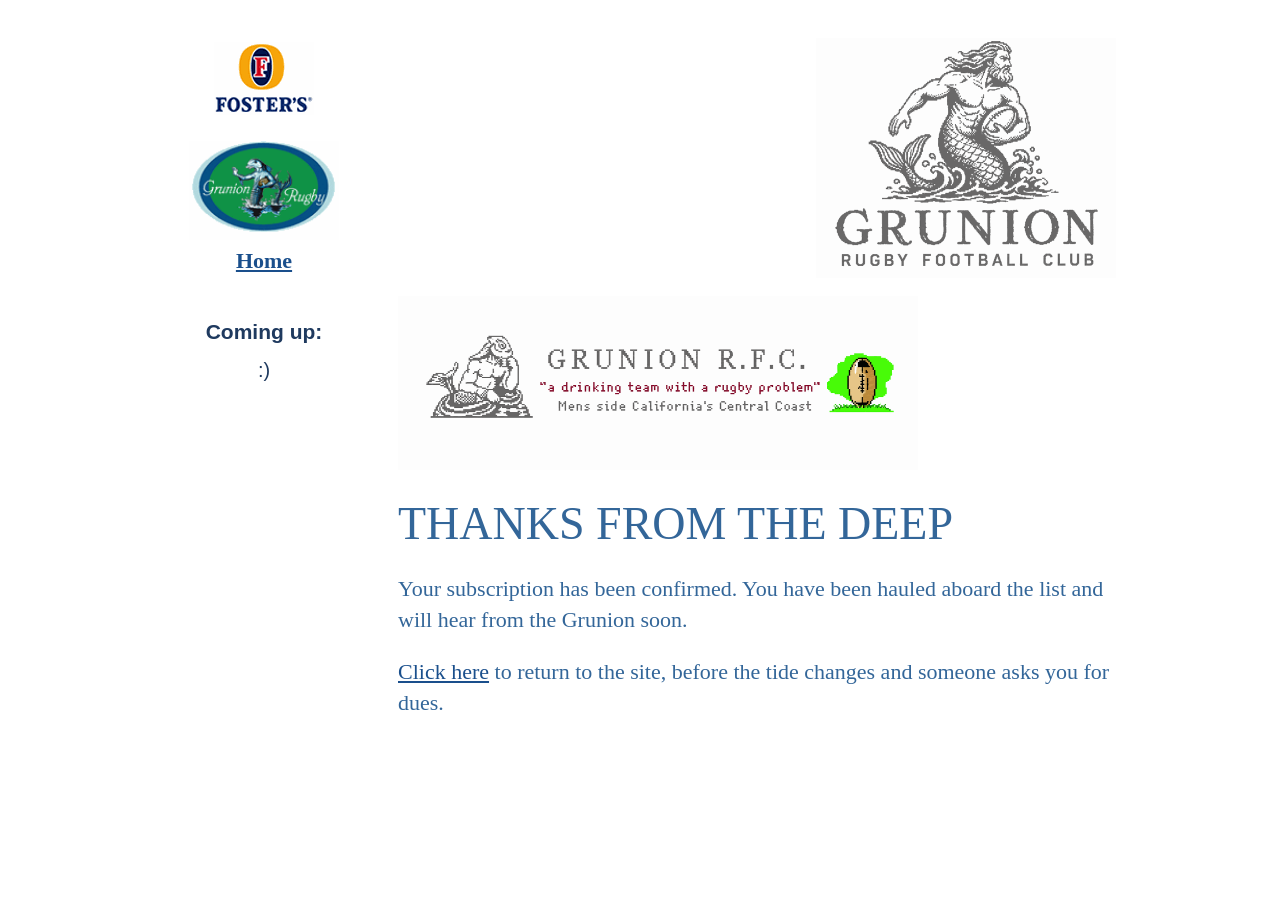
<file: thanks.html>
<!DOCTYPE html>
<html lang="en">
<head>
<!-- Google tag (gtag.js) -->
<script async src="https://www.googletagmanager.com/gtag/js?id=G-LFDMG9SL19"></script>
<script>
  window.dataLayer = window.dataLayer || [];
  function gtag(){dataLayer.push(arguments);}
  gtag('js', new Date());

  gtag('config', 'G-LFDMG9SL19');
</script>
<meta charset="utf-8" />
<meta name="viewport" content="width=device-width, initial-scale=1" />
<title>Thanks from the Deep — Grunion R.F.C.</title>
<meta name="description" content="Your subscription to MerMers from the Deep has been confirmed. Welcome aboard." />
<meta name="robots" content="noindex" />
<link rel="canonical" href="https://grunionrugby.com/thanks" />
<link rel="icon" type="image/png" href="assets/favicon.png" />
<link rel="apple-touch-icon" href="assets/apple-touch-icon.png" />
<meta property="og:type" content="website" />
<meta property="og:site_name" content="Grunion Rugby Football Club" />
<meta property="og:title" content="Thanks from the Deep — Grunion R.F.C." />
<meta property="og:description" content="Your subscription to MerMers from the Deep has been confirmed. Welcome aboard." />
<meta property="og:url" content="https://grunionrugby.com/thanks" />
<meta property="og:image" content="https://grunionrugby.com/assets/og-image.jpg" />
<meta name="twitter:card" content="summary_large_image" />
<style>
/* =====================================================================
   THANKS FROM THE DEEP — newsletter confirmation page, done in the
   style of the retro Fossils page (Times New Roman, blue text,
   sidebar layout). Deliberately standalone; no modern styles.css.
   ===================================================================== */
:root{
  --blue:#336699;    /* titles, intro text */
  --navy:#1f3a5f;    /* sidebar bold headings */
  --link:#1a4f8c;    /* hyperlinks */
}
*{box-sizing:border-box}
html,body{margin:0;padding:0}
body{background:#fff;color:#000;font-family:"Times New Roman",Times,serif;font-size:18px;line-height:1.4}

.fpage{max-width:1000px;margin:0 auto;padding:38px 24px 60px;
  display:grid;grid-template-columns:200px 1fr;gap:34px}

/* ---- sidebar ---- */
.fside{text-align:center}
.fside .logo-fosters{width:100px;height:auto;margin:4px auto 26px;display:block}
.fside .logo-grunion{width:150px;height:auto;margin:0 auto 6px;display:block}
.fside .home{display:block;font-weight:bold;color:var(--link);text-decoration:underline;
  font-size:22px;margin:6px 0 40px}
.fside .head{font-family:Arial,Helvetica,sans-serif;font-weight:bold;color:var(--navy);
  font-size:21px;margin:26px 0 8px}
.fside .smile{font-family:Arial,Helvetica,sans-serif;color:var(--navy);font-size:20px;margin:10px 0 0}

/* ---- main column ---- */
.fmain{min-width:0}
.grunion-logo{display:block;max-width:300px;width:60%;height:auto;margin:0 0 18px auto}
.banner{display:block;max-width:520px;width:100%;height:auto;margin:0 0 30px}

.ptitle{font-family:"Times New Roman",Times,serif;color:var(--blue);font-weight:normal;
  font-size:46px;line-height:1.05;margin:6px 0 26px}

.intro{color:var(--blue);font-size:22px;margin:0 0 22px}
.intro a{color:var(--link);text-decoration:underline}

@media(max-width:680px){
  .fpage{grid-template-columns:1fr;gap:18px}
  .fside{border-bottom:1px solid #ddd;padding-bottom:18px}
  .grunion-logo{margin:0 auto 18px}
}
</style>
</head>
<body>

<main class="fpage" id="thanks">
  <aside class="fside" aria-label="Site links">
    <a href="/"><img class="logo-fosters" src="assets/fossils-fosters.png" alt="Foster's" width="100" height="73" /></a>
    <a href="/"><img class="logo-grunion" src="assets/fossils-grunion-oval.png" alt="Grunion Rugby" width="144" height="95" /></a>
    <a class="home" href="/">Home</a>
    <div class="head">Coming up:</div>
    <div class="smile">:)</div>
  </aside>

  <div class="fmain">
    <img class="grunion-logo" src="assets/thanks-grunion-logo.png" alt="Grunion Rugby Football Club" width="600" height="480" />
    <img class="banner" src="assets/thanks-grunion-banner.png" alt="Grunion R.F.C., a drinking team with a rugby problem · Men's side California's Central Coast" width="1040" height="347" />

    <h1 class="ptitle">THANKS FROM THE DEEP</h1>

    <p class="intro">Your subscription has been confirmed. You have been hauled aboard the list and will hear from the Grunion soon.</p>

    <p class="intro"><a href="/">Click here</a> to return to the site, before the tide changes and someone asks you for dues.</p>
  </div>
</main>

</body>
</html>
</file>
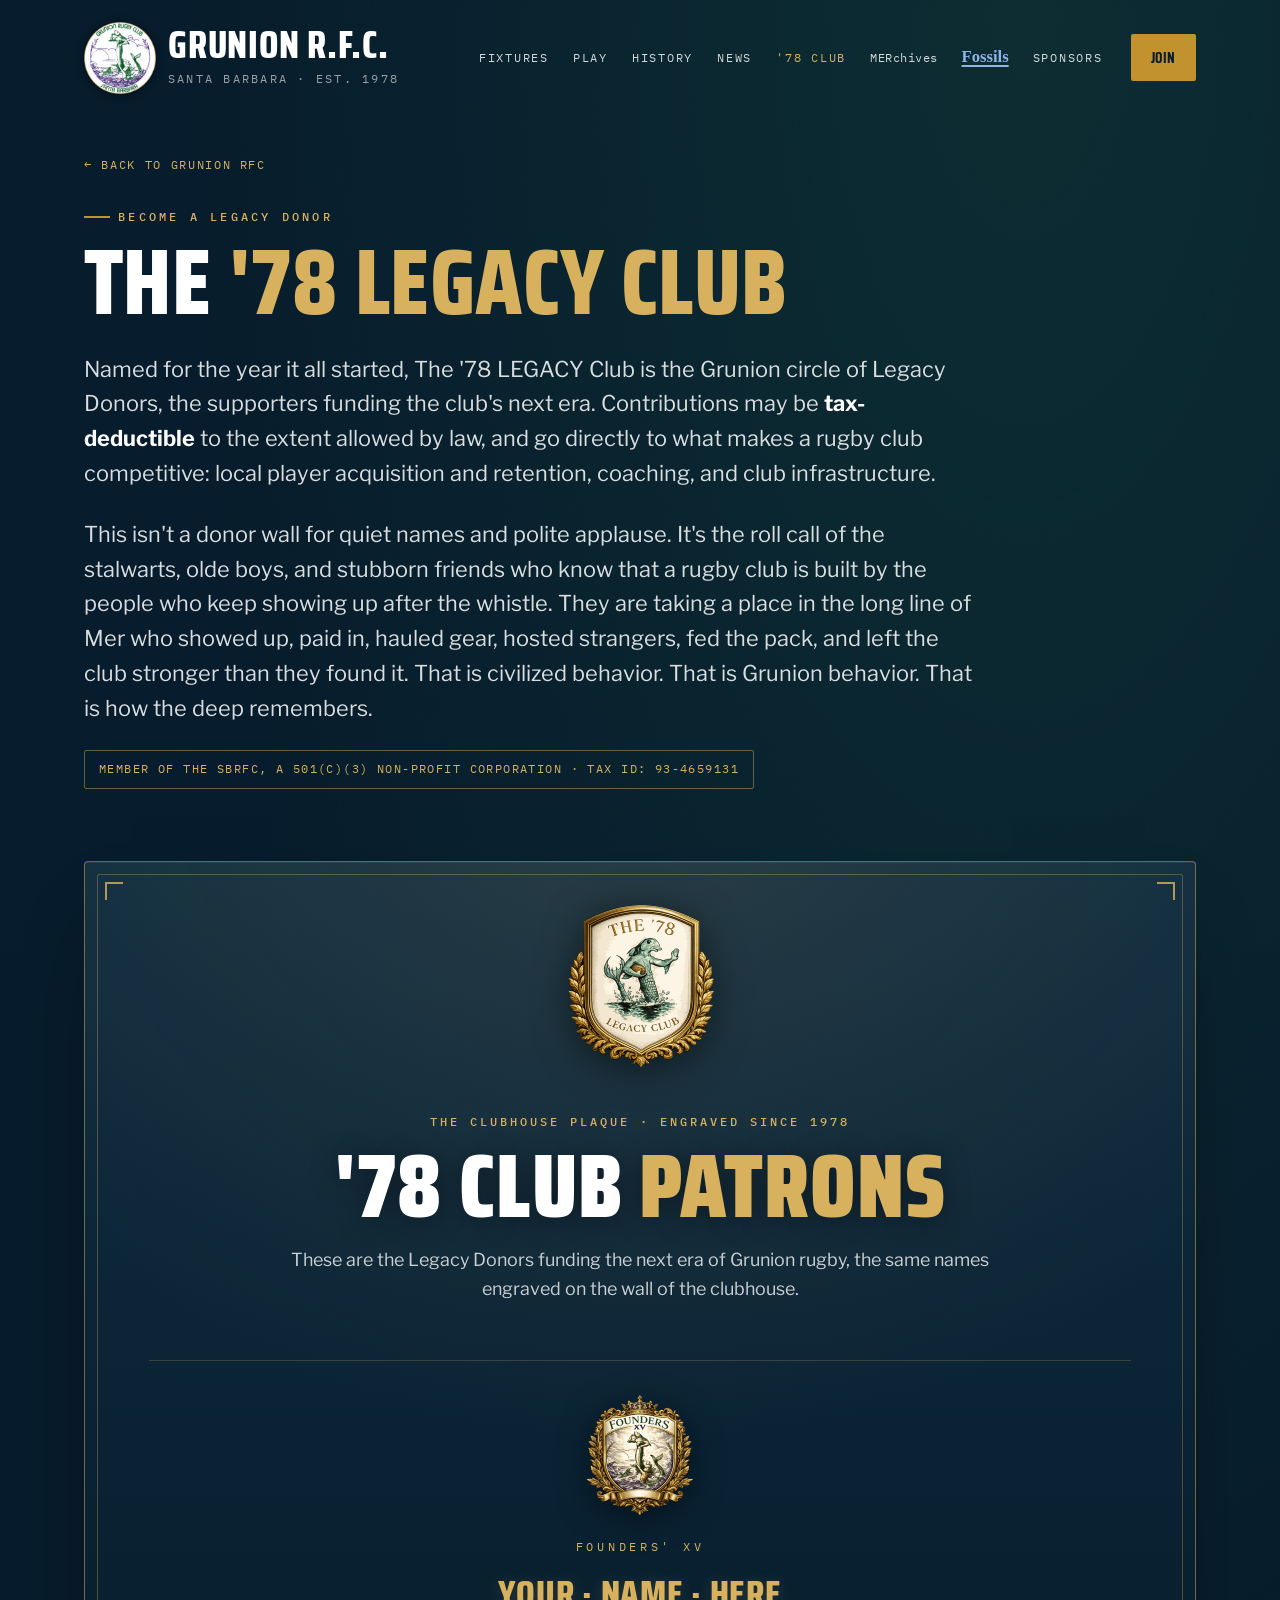
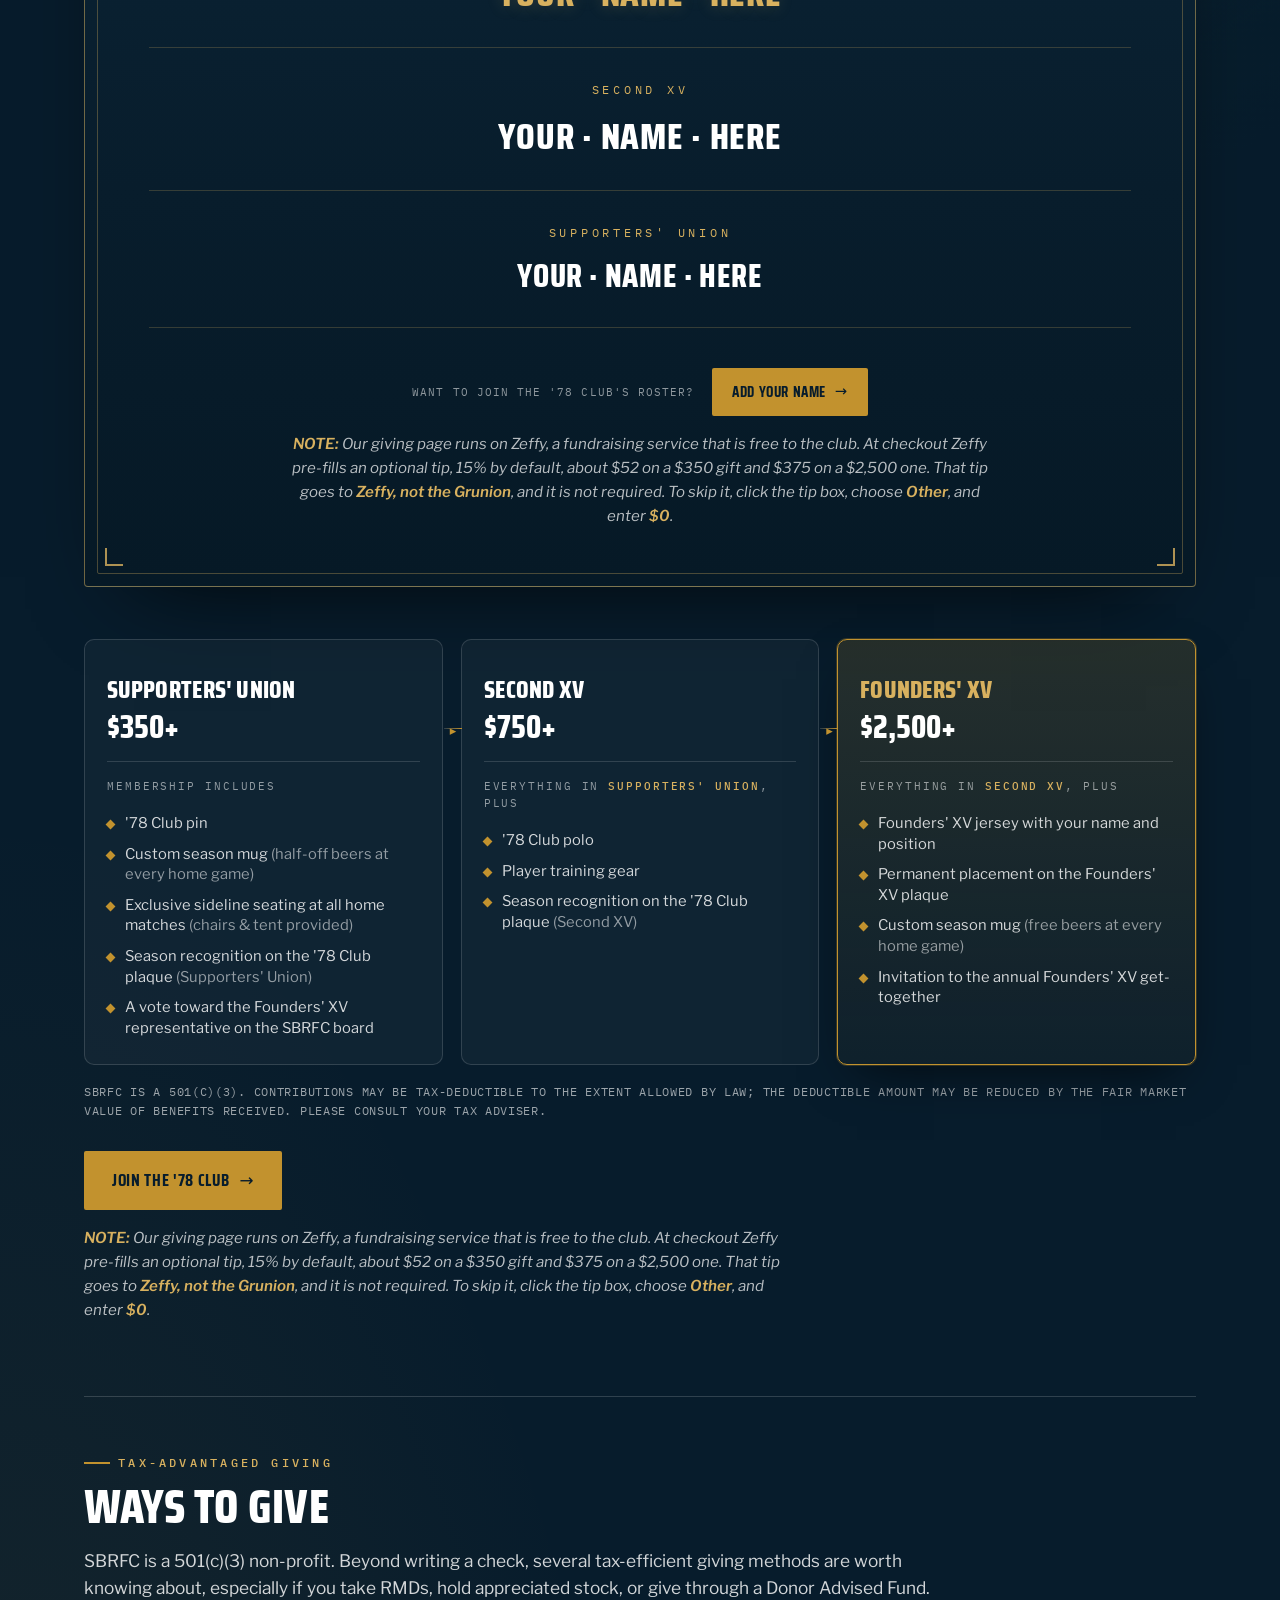
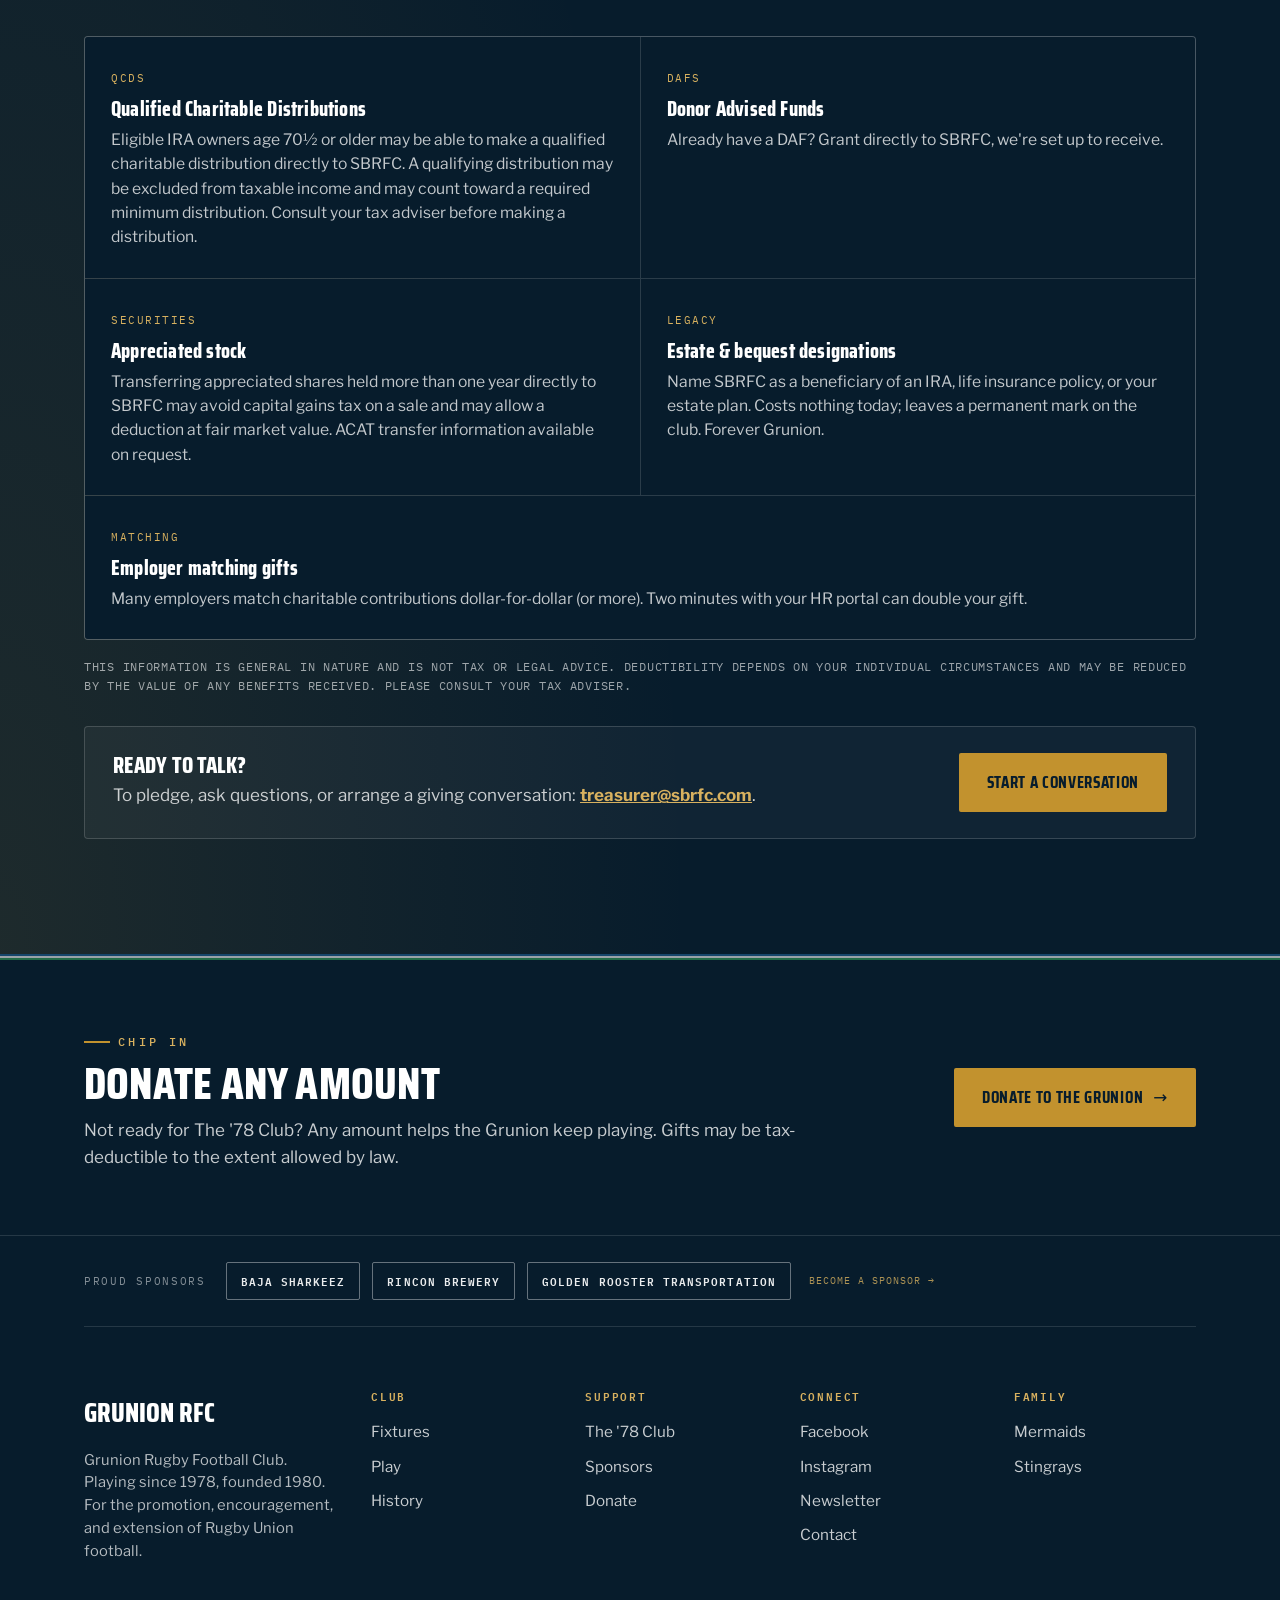
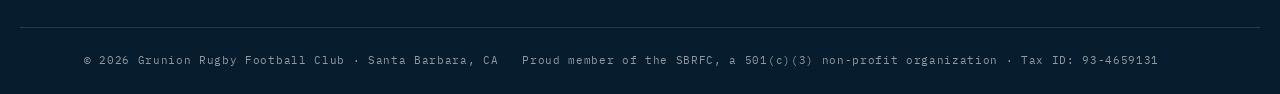
<file: the-78-club.html>
<!DOCTYPE html>
<html lang="en">
<head>
<!-- Google tag (gtag.js) -->
<script async src="https://www.googletagmanager.com/gtag/js?id=G-LFDMG9SL19"></script>
<script>
  window.dataLayer = window.dataLayer || [];
  function gtag(){dataLayer.push(arguments);}
  gtag('js', new Date());

  gtag('config', 'G-LFDMG9SL19');
</script>
<meta charset="utf-8" />
<meta name="viewport" content="width=device-width, initial-scale=1" />
<title>The '78 Club — Grunion RFC · Legacy Donor Program</title>
<meta name="description" content="The '78 Club, the Grunion legacy donor program. Three giving tiers and tax-advantaged ways to give." />
<link rel="canonical" href="https://grunionrugby.com/the-78-club" />
<link rel="icon" type="image/png" href="assets/favicon.png" />
<link rel="apple-touch-icon" href="assets/apple-touch-icon.png" />
<meta property="og:type" content="website" />
<meta property="og:site_name" content="Grunion Rugby Football Club" />
<meta property="og:title" content="The '78 Club — Grunion RFC · Legacy Donor Program" />
<meta property="og:description" content="The Grunion legacy donor program. Three giving tiers and tax-advantaged ways to give." />
<meta property="og:url" content="https://grunionrugby.com/the-78-club" />
<meta property="og:image" content="https://grunionrugby.com/assets/og-image.jpg" />
<meta name="twitter:card" content="summary_large_image" />
<link rel="preconnect" href="https://fonts.googleapis.com" />
<link rel="preconnect" href="https://fonts.gstatic.com" crossorigin />
<link href="https://fonts.googleapis.com/css2?family=Saira+Condensed:wght@700;800;900&family=Libre+Franklin:ital,wght@0,400;0,600;0,700;1,400&family=IBM+Plex+Mono:wght@400;500;600&display=swap" rel="stylesheet" />
<link rel="stylesheet" href="styles.css" />
</head>
<body data-page="club78">
<a class="skip" href="#club78">Skip to content</a>
<header class="site-head" id="siteHead">
  <div class="wrap nav">
    <a class="brand" href="/#top" aria-label="Grunion Rugby Football Club, home">
      <img class="crest" src="assets/grunion-crest.png" alt="Grunion RFC crest" width="400" height="400" />
      <span><b>Grunion R.F.C.</b><i>Santa Barbara · Est. 1978</i></span>
    </a>
    <nav class="nav-links" id="navLinks" aria-label="Primary">
      <a href="/#fixtures">Fixtures</a>
      <a href="/#play">Play</a>
      <a href="/history">History</a>
      <a href="/#news">News</a>
      <a href="/the-78-club" class="nav-club">'78 Club</a>
      <a href="/merchives" class="nav-merchives">MERchives</a>
      <a href="/fossils" class="nav-fossils">Fossils</a>
      <a href="/#sponsors">Sponsors</a>
    </nav>
    <div class="nav-actions">
      <a href="/#play" class="btn btn-gold btn-sm">Join</a>
      <button class="burger" id="burger" aria-label="Menu" aria-expanded="false" aria-controls="navLinks"><span></span></button>
    </div>
  </div>
</header>
<main>
<section class="section on-dark" id="club78" aria-labelledby="club-h">
  <div class="wrap">
    <a class="p78-back" href="/">← Back to Grunion RFC</a>
    <div class="club-head">
      <span class="kicker">Become a Legacy Donor</span>
      <h1 id="club-h">The <span class="alt">'78 LEGACY Club</span></h1>
      <p class="club-mission">Named for the year it all started, The '78 LEGACY Club is the Grunion circle of Legacy Donors, the supporters funding the club's next era. Contributions may be <b>tax-deductible</b> to the extent allowed by law, and go directly to what makes a rugby club competitive: local player acquisition and retention, coaching, and club infrastructure.</p>
      <p class="club-mission">This isn't a donor wall for quiet names and polite applause. It's the roll call of the stalwarts, olde boys, and stubborn friends who know that a rugby club is built by the people who keep showing up after the whistle. They are taking a place in the long line of Mer who showed up, paid in, hauled gear, hosted strangers, fed the pack, and left the club stronger than they found it. That is civilized behavior. That is Grunion behavior. That is how the deep remembers.</p>
      <span class="tax-badge">Member of the SBRFC, a 501(c)(3) non-profit corporation · Tax ID: <span data-ein>93-4659131</span></span>
    </div>

    <!-- THE ONLINE PLAQUE — '78 Club Patrons (auto-fills from the published roster) -->
    <div class="plaque-hero" role="region" aria-labelledby="plaque-h">
      <div class="ph-frame">
        <div class="ph-corner ph-corner--tl"></div>
        <div class="ph-corner ph-corner--tr"></div>
        <div class="ph-corner ph-corner--bl"></div>
        <div class="ph-corner ph-corner--br"></div>
        <img class="ph-crest" src="assets/the-78-legacy-club.png" alt="The '78 Legacy Club" width="320" height="480" decoding="async" />
        <span class="ph-kicker">The Clubhouse Plaque · Engraved since 1978</span>
        <h2 class="ph-title" id="plaque-h">'78 Club <span class="alt">Patrons</span></h2>
        <p class="ph-sub">These are the Legacy Donors funding the next era of Grunion rugby, the same names engraved on the wall of the clubhouse.</p>

        <div class="ph-roll">
          <div class="ph-tier ph-tier--1">
            <div class="ph-tier-head">
              <img class="ph-emblem" src="assets/founders-xv.png" alt="Founders' XV crest" width="260" height="260" loading="lazy" decoding="async" />
              <span class="ph-tname">Founders' XV</span>
            </div>
            <div class="ph-names ph-names--1" data-patrons-tier="Founders' XV">YOUR · NAME · HERE</div>
          </div>
          <div class="ph-tier ph-tier--2">
            <div class="ph-tier-head">
              <span class="ph-tname">Second XV</span>
            </div>
            <div class="ph-names ph-names--2" data-patrons-tier="Second XV">YOUR · NAME · HERE</div>
          </div>
          <div class="ph-tier ph-tier--3">
            <div class="ph-tier-head">
              <span class="ph-tname">Supporters' Union</span>
            </div>
            <div class="ph-names ph-names--3" data-patrons-tier="Supporters' Union">YOUR · NAME · HERE</div>
          </div>
        </div>

        <div class="ph-foot">
          <span class="ph-note">Want to join The '78 Club's Roster?</span>
          <a href="#" data-link="join78" class="btn btn-gold btn-sm arrow">Add your name</a>
        </div>
        <p class="tip-note tip-note--center"><b>NOTE:</b> Our giving page runs on Zeffy, a fundraising service that is free to the club. At checkout Zeffy pre-fills an optional tip, 15% by default, about $52 on a $350 gift and $375 on a $2,500 one. That tip goes to <b>Zeffy, not the Grunion</b>, and it is not required. To skip it, click the tip box, choose <b>Other</b>, and enter <b>$0</b>.</p>
      </div>
    </div>

    <div class="tiers">
      <div class="tier">
        <h3>Supporters' Union</h3>
        <div class="t-amt">$350+</div>
        <div class="t-inc">Membership includes</div>
        <ul>
          <li>'78 Club pin</li>
          <li>Custom season mug <span class="note">(half-off beers at every home game)</span></li>
          <li>Exclusive sideline seating at all home matches <span class="note">(chairs &amp; tent provided)</span></li>
          <li>Season recognition on the '78 Club plaque <span class="note">(Supporters' Union)</span></li>
          <li>A vote toward the Founders' XV representative on the SBRFC board</li>
        </ul>
      </div>
      <div class="tier">
        <h3>Second XV</h3>
        <div class="t-amt">$750+</div>
        <div class="t-inc">Everything in <b>Supporters' Union</b>, plus</div>
        <ul>
          <li>'78 Club polo</li>
          <li>Player training gear</li>
          <li>Season recognition on the '78 Club plaque <span class="note">(Second XV)</span></li>
        </ul>
      </div>
      <div class="tier flagship">
        <h3>Founders' XV</h3>
        <div class="t-amt">$2,500+</div>
        <div class="t-inc">Everything in <b>Second XV</b>, plus</div>
        <ul>
          <li>Founders' XV jersey with your name and position</li>
          <li>Permanent placement on the Founders' XV plaque</li>
          <li>Custom season mug <span class="note">(free beers at every home game)</span></li>
          <li>Invitation to the annual Founders' XV get-together</li>
        </ul>
      </div>
    </div>
    <p class="tiers-note">SBRFC is a 501(c)(3). Contributions may be tax-deductible to the extent allowed by law; the deductible amount may be reduced by the fair market value of benefits received. Please consult your tax adviser.</p>
    <div class="club-cta-row">
      <a href="#" data-link="join78" class="btn btn-gold arrow">Join The '78 Club</a>
    </div>
    <p class="tip-note"><b>NOTE:</b> Our giving page runs on Zeffy, a fundraising service that is free to the club. At checkout Zeffy pre-fills an optional tip, 15% by default, about $52 on a $350 gift and $375 on a $2,500 one. That tip goes to <b>Zeffy, not the Grunion</b>, and it is not required. To skip it, click the tip box, choose <b>Other</b>, and enter <b>$0</b>.</p>

    <!-- Ways to Give -->
    <div class="ways">
      <span class="kicker">Tax-Advantaged Giving</span>
      <h3>Ways to Give</h3>
      <p class="ways-lead">SBRFC is a 501(c)(3) non-profit. Beyond writing a check, several tax-efficient giving methods are worth knowing about, especially if you take RMDs, hold appreciated stock, or give through a Donor Advised Fund.</p>
      <div class="ways-grid">
        <div class="way">
          <span class="w-tag">QCDs</span>
          <h4>Qualified Charitable Distributions</h4>
          <p>Eligible IRA owners age 70½ or older may be able to make a qualified charitable distribution directly to SBRFC. A qualifying distribution may be excluded from taxable income and may count toward a required minimum distribution. Consult your tax adviser before making a distribution.</p>
        </div>
        <div class="way">
          <span class="w-tag">DAFs</span>
          <h4>Donor Advised Funds</h4>
          <p>Already have a DAF? Grant directly to SBRFC, we're set up to receive.</p>
        </div>
        <div class="way">
          <span class="w-tag">Securities</span>
          <h4>Appreciated stock</h4>
          <p>Transferring appreciated shares held more than one year directly to SBRFC may avoid capital gains tax on a sale and may allow a deduction at fair market value. ACAT transfer information available on request.</p>
        </div>
        <div class="way">
          <span class="w-tag">Legacy</span>
          <h4>Estate &amp; bequest designations</h4>
          <p>Name SBRFC as a beneficiary of an IRA, life insurance policy, or your estate plan. Costs nothing today; leaves a permanent mark on the club. Forever Grunion.</p>
        </div>
        <div class="way" style="grid-column:1 / -1">
          <span class="w-tag">Matching</span>
          <h4>Employer matching gifts</h4>
          <p>Many employers match charitable contributions dollar-for-dollar (or more). Two minutes with your HR portal can double your gift.</p>
        </div>
      </div>
      <p class="tiers-note">This information is general in nature and is not tax or legal advice. Deductibility depends on your individual circumstances and may be reduced by the value of any benefits received. Please consult your tax adviser.</p>
      <div class="ways-talk">
        <div class="wt-copy">
          <h4>Ready to talk?</h4>
        <p>To pledge, ask questions, or arrange a giving conversation: <b><a href="mailto:treasurer@sbrfc.com" data-giving-email>treasurer@sbrfc.com</a></b>.</p>
        </div>
        <a href="#" data-link="givingEmail" class="btn btn-gold">Start a Conversation</a>
      </div>
    </div>
  </div>
</section>
</main>
<footer class="site-foot">
  <hr class="rule101" />
  <!-- Chip In — general donations (distinct from The '78 Club) -->
  <div class="chip">
    <div class="wrap chip-grid">
      <div>
        <span class="kicker">Chip In</span>
        <h3>Donate Any Amount</h3>
        <p>Not ready for The '78 Club? Any amount helps the Grunion keep playing. Gifts may be tax-deductible to the extent allowed by law.</p>
      </div>
      <div class="chip-cta"><a href="#" data-link="donate" class="btn btn-gold arrow">Donate to the Grunion</a></div>
    </div>
  </div>

  <!-- recurring sponsor strip -->
  <div class="wrap">
    <div class="foot-sponsors">
      <span class="fs-lab">Proud sponsors</span>
      <a class="fs-logo" href="https://www.sharkeez.net" target="_blank" rel="noopener">Baja Sharkeez</a>
      <a class="fs-logo" href="https://www.rinconbrewery.com/" target="_blank" rel="noopener">Rincon Brewery</a>
      <a class="fs-logo" href="https://www.goldenroostersb.com/" target="_blank" rel="noopener">Golden Rooster Transportation</a>
      <a href="/#sponsors" class="fs-become">Become a sponsor →</a>
    </div>
  </div>

  <div class="wrap foot-main">
    <div class="foot-brand">
      <b>Grunion RFC</b>
      <p>Grunion Rugby Football Club. Playing since 1978, founded 1980. For the promotion, encouragement, and extension of Rugby Union football.</p>
    </div>
    <div class="foot-col">
      <h4>Club</h4>
      <a href="/#fixtures">Fixtures</a>
      <a href="/#play">Play</a>
      <a href="/history">History</a>
    </div>
    <div class="foot-col">
      <h4>Support</h4>
      <a href="/the-78-club">The '78 Club</a>
      <a href="/#sponsors">Sponsors</a>
      <a href="#" data-link="donate">Donate</a>
    </div>
    <div class="foot-col">
      <h4>Connect</h4>
      <a href="https://www.facebook.com/GrunionRugby" target="_blank" rel="noopener">Facebook</a>
      <a href="https://www.instagram.com/santabarbaragrunionrugby" target="_blank" rel="noopener">Instagram</a>
      <a href="/#news">Newsletter</a>
      <a href="/#contact">Contact</a>
    </div>
    <div class="foot-col">
      <h4>Family</h4>
      <a href="https://sbwomensrugby.com" target="_blank" rel="noopener">Mermaids</a>
      <a href="https://stingraysrfc.com" target="_blank" rel="noopener">Stingrays</a>
    </div>
  </div>

  <div class="wrap foot-legal">
    <span>© <span id="year">2026</span> Grunion Rugby Football Club · Santa Barbara, CA</span>
    <span>Proud member of the SBRFC, a 501(c)(3) non-profit organization · Tax ID: 93-4659131</span>
  </div>
</footer>
<script src="site.js"></script>
</body>
</html>
</file>
<file: dashboard/dashboard.css>
/* ============================================================================
   Grunion RFC Club Dashboard — shared styles for /dashboard/ (Overview) and
   /dashboard/ads/ (Ad Campaigns). Both pages link this file; no build step.
============================================================================ */
/* ============================ TOKENS ============================ */
:root{
  --page:#071c2c;            /* ocean-950 */
  --card:#0d2c44;            /* ocean-800 — chart surface (palette validated against this) */
  --card-2:#11324d;
  --ink1:#ffffff;
  --ink2:#c9d2da;
  --ink3:#9aa1a8;            /* gray-101 — muted / axis */
  --line:rgba(255,255,255,.09);
  --grid:rgba(255,255,255,.08);
  --baseline:rgba(255,255,255,.18);
  --gold:#c2922e; --gold-soft:#d8b15f;
  /* categorical series — Grunion ramp stepped for the dark surface.
     Validated (dataviz six checks, dark, surface #0d2c44):
     band PASS · chroma PASS · CVD ΔE 13.7 PASS · normal ΔE 15.6 PASS · contrast ≥3:1 PASS */
  --s1:#b8892b;  /* gold  — slot 1 */
  --s2:#5b9bd0;  /* blue  — slot 2 */
  --s3:#3fa371;  /* green — slot 3 */
  --up:#63c68b;  /* delta good  (4.5:1+ on card) */
  --down:#e2906d;/* delta bad   (4.5:1+ on card) */
  --font-display:"Saira Condensed","Arial Narrow",sans-serif;
  --font-body:"Libre Franklin",system-ui,sans-serif;
  --font-mono:"IBM Plex Mono",ui-monospace,monospace;
  --wrap:1240px;
  --gutter:clamp(18px,4vw,56px);
}
*{box-sizing:border-box}
html{color-scheme:dark}
body{margin:0;background:var(--page);color:var(--ink1);font-family:var(--font-body);
  font-size:15.5px;line-height:1.55;-webkit-font-smoothing:antialiased}
img{max-width:100%;display:block}
a{color:var(--gold-soft)}
h1,h2,h3{margin:0;font-family:var(--font-display);font-weight:800;line-height:.95;
  letter-spacing:.005em;text-transform:uppercase}
p{margin:0}
button{font-family:inherit;cursor:pointer;color:inherit}
:focus-visible{outline:3px solid var(--gold);outline-offset:2px}
.wrap{max-width:var(--wrap);margin:0 auto;padding-inline:var(--gutter)}
.kicker{font-family:var(--font-mono);font-size:.68rem;font-weight:500;letter-spacing:.26em;
  text-transform:uppercase;color:var(--gold-soft);display:inline-flex;align-items:center;gap:.7em}
.kicker::before{content:"";width:24px;height:2px;background:var(--gold);display:inline-block}
.mono{font-family:var(--font-mono)}

/* jersey stripe, as on the main site */
.rule101{height:5px;border:0;margin:0;
  background:linear-gradient(90deg,var(--s2) 0 33.33%,var(--ink3) 33.33% 66.66%,var(--s3) 66.66% 100%)}

/* ============================ HEADER ============================ */
.dhead{border-bottom:1px solid var(--line);background:rgba(7,28,44,.85);backdrop-filter:blur(6px);
  position:sticky;top:0;z-index:40}
.dhead-in{display:flex;align-items:center;gap:16px;padding-block:14px}
.dhead .crest{height:52px;width:auto;filter:drop-shadow(0 1px 5px rgba(0,0,0,.45))}
.dhead .t b{font-family:var(--font-display);font-weight:800;font-size:1.7rem;
  text-transform:uppercase;letter-spacing:.02em;line-height:1;display:block}
.dhead .t i{font-family:var(--font-mono);font-style:normal;font-size:.6rem;letter-spacing:.18em;
  color:var(--ink3);text-transform:uppercase;display:block;margin-top:3px}
.dhead-right{margin-left:auto;display:flex;align-items:center;gap:10px;flex-wrap:wrap;justify-content:flex-end}
.updated{font-family:var(--font-mono);font-size:.66rem;letter-spacing:.1em;text-transform:uppercase;color:var(--ink3)}
.hbtn{background:transparent;border:1px solid var(--line);border-radius:2px;padding:8px 14px;
  font-family:var(--font-mono);font-size:.68rem;letter-spacing:.12em;text-transform:uppercase;color:var(--ink2)}
.hbtn:hover{border-color:var(--gold-soft);color:#fff}

/* page nav in the header — Overview / Ad Campaigns */
.dnav{display:inline-flex;border:1px solid var(--line);border-radius:2px;overflow:hidden}
.dnav a{padding:8px 14px;font-family:var(--font-mono);font-size:.68rem;letter-spacing:.12em;
  text-transform:uppercase;color:var(--ink2);text-decoration:none;border-left:1px solid var(--line)}
.dnav a:first-child{border-left:0}
.dnav a:hover{color:#fff;background:rgba(255,255,255,.05)}
.dnav a[aria-current="page"]{background:var(--gold);color:var(--page);font-weight:600}

/* ============================ SECTIONS ============================ */
.section{padding-block:clamp(30px,4.5vw,54px)}
.sec-head{display:flex;flex-wrap:wrap;align-items:flex-end;justify-content:space-between;
  gap:12px 24px;margin-bottom:20px}
.sec-head h2{font-size:clamp(1.9rem,4.4vw,3rem);margin-top:10px}
.sec-note{font-family:var(--font-mono);font-size:.66rem;letter-spacing:.12em;
  text-transform:uppercase;color:var(--ink3)}
.section + .section{border-top:1px solid var(--line)}

/* filter row — one row, scopes everything below it in the section */
.filter-row{display:flex;flex-wrap:wrap;align-items:center;gap:12px 18px;margin:2px 0 20px}
.seg{display:inline-flex;border:1px solid var(--baseline);border-radius:2px;overflow:hidden}
.seg button{background:transparent;border:0;border-left:1px solid var(--baseline);
  padding:9px 16px;font-family:var(--font-mono);font-size:.7rem;letter-spacing:.1em;
  text-transform:uppercase;color:var(--ink3)}
.seg button:first-child{border-left:0}
.seg button[aria-pressed="true"]{background:var(--gold);color:var(--page);font-weight:600}
.seg button:not([aria-pressed="true"]):hover{color:#fff;background:rgba(255,255,255,.05)}
.filter-note{font-family:var(--font-mono);font-size:.64rem;letter-spacing:.1em;
  text-transform:uppercase;color:var(--ink3)}

/* ============================ TILES ============================ */
.tiles{display:grid;grid-template-columns:repeat(auto-fit,minmax(178px,1fr));gap:12px;margin-bottom:14px}
.tile{background:var(--card);border:1px solid var(--line);border-radius:4px;padding:16px 18px;min-width:0}
.tile .t-lab{font-family:var(--font-mono);font-size:.64rem;letter-spacing:.14em;
  text-transform:uppercase;color:var(--ink3)}
.tile .t-val{font-weight:600;font-size:1.9rem;line-height:1.1;margin-top:8px;color:var(--ink1);
  display:flex;align-items:baseline;gap:10px;flex-wrap:wrap}
.tile .t-val small{font-weight:500;font-size:.95rem;color:var(--ink3)}
.delta{font-family:var(--font-mono);font-size:.72rem;font-weight:600;letter-spacing:.02em;white-space:nowrap}
.delta.up{color:var(--up)} .delta.down{color:var(--down)} .delta.flat{color:var(--ink3)}
.tile .t-sub{font-size:.8rem;color:var(--ink2);margin-top:7px;overflow:hidden;
  text-overflow:ellipsis;white-space:nowrap}
.tile .t-sub .mono{font-size:.72rem;color:var(--ink3)}
.dot{display:inline-block;width:8px;height:8px;border-radius:50%;margin-right:6px;vertical-align:baseline}

/* ============================ CARDS & GRIDS ============================ */
.card{background:var(--card);border:1px solid var(--line);border-radius:4px;
  padding:18px 20px 16px;min-width:0;position:relative}
.card + .card,.grid2 + .card,.card + .grid2{margin-top:14px}
.grid2{display:grid;grid-template-columns:1fr 1fr;gap:14px}
@media(max-width:880px){.grid2{grid-template-columns:1fr}}
.card-head{display:flex;flex-wrap:wrap;align-items:center;gap:8px 16px;margin-bottom:6px}
.card-head h3{font-size:1.22rem;letter-spacing:.02em;color:var(--ink1)}
.card-head .spacer{flex:1}
.card-sub{font-family:var(--font-mono);font-size:.63rem;letter-spacing:.12em;
  text-transform:uppercase;color:var(--ink3);width:100%;margin-top:-2px}
.card.stale > :not(.card-head){opacity:.5;transition:opacity .2s}
.tiles.stale{opacity:.55;transition:opacity .2s}
.card-state{padding:26px 4px;font-family:var(--font-mono);font-size:.76rem;
  letter-spacing:.06em;color:var(--ink3);line-height:1.7}
.card-state b{color:var(--gold-soft);font-weight:500}

/* legend — always present for ≥2 series; line keys mirror the mark */
.legend{display:flex;flex-wrap:wrap;gap:6px 18px;margin:2px 0 4px}
.legend .lg{display:inline-flex;align-items:center;gap:8px;font-size:.78rem;color:var(--ink2)}
.legend .lg i{width:16px;height:0;border-top:3px solid;border-radius:2px;display:inline-block}

/* chart body */
.chart-wrap{position:relative}
.chart-wrap svg{display:block;width:100%;height:auto}
.chart-wrap svg:focus-visible{outline:2px solid var(--gold);outline-offset:4px;border-radius:3px}
/* tooltip: values lead, series names follow; line keys not boxes */
.tip{position:absolute;pointer-events:none;background:#081f31;border:1px solid rgba(255,255,255,.16);
  border-radius:3px;padding:9px 12px 8px;min-width:150px;box-shadow:0 10px 28px rgba(0,0,0,.45);
  opacity:0;transition:opacity .08s;z-index:5}
.tip.on{opacity:1}
.tip .tp-x{font-family:var(--font-mono);font-size:.62rem;letter-spacing:.12em;
  text-transform:uppercase;color:var(--ink3);margin-bottom:6px;white-space:nowrap}
.tip .tp-row{display:flex;align-items:center;gap:8px;padding:2px 0;white-space:nowrap}
.tip .tp-row i{width:12px;height:0;border-top:3px solid;border-radius:2px;flex:none}
.tip .tp-row b{font-weight:600;font-size:.88rem;color:var(--ink1);font-variant-numeric:tabular-nums}
.tip .tp-row span{font-size:.72rem;color:var(--ink3)}

/* chart/table toggle + data tables */
.tgl{display:inline-flex;border:1px solid var(--line);border-radius:2px;overflow:hidden}
.tgl button{background:transparent;border:0;border-left:1px solid var(--line);padding:5px 10px;
  font-family:var(--font-mono);font-size:.62rem;letter-spacing:.12em;text-transform:uppercase;color:var(--ink3)}
.tgl button:first-child{border-left:0}
.tgl button[aria-pressed="true"]{background:rgba(255,255,255,.09);color:#fff}
.dtable{width:100%;border-collapse:collapse;margin-top:8px}
.dtable caption{text-align:left;font-family:var(--font-mono);font-size:.62rem;letter-spacing:.12em;
  text-transform:uppercase;color:var(--ink3);padding-bottom:8px}
.dtable th{font-family:var(--font-mono);font-size:.62rem;letter-spacing:.1em;text-transform:uppercase;
  color:var(--ink3);font-weight:500;text-align:right;padding:7px 10px;border-bottom:1px solid var(--baseline)}
.dtable th:first-child{text-align:left;padding-left:2px}
.dtable td{font-size:.84rem;color:var(--ink2);text-align:right;padding:7px 10px;
  border-bottom:1px solid var(--line);font-variant-numeric:tabular-nums}
.dtable td:first-child{text-align:left;color:var(--ink1);padding-left:2px}
.dtable td a{color:var(--gold-soft);text-decoration:none}
.dtable td a:hover{text-decoration:underline}
.dtable tr:last-child td{border-bottom:0}
.tscroll{overflow-x:auto}
.tscroll .dtable{min-width:560px}

/* bar list — single-series bars (slot 1), value always visible beside the bar */
.blist{display:grid;gap:9px;margin-top:10px}
.brow{display:grid;grid-template-columns:minmax(90px,42%) 1fr auto;align-items:center;gap:12px;min-width:0}
.brow .b-lab{font-size:.8rem;color:var(--ink2);overflow:hidden;text-overflow:ellipsis;white-space:nowrap}
.brow .b-lab a{color:var(--ink2);text-decoration:none}
.brow .b-lab a:hover{color:var(--gold-soft);text-decoration:underline}
.brow .b-track{height:10px;background:rgba(255,255,255,.06);border-radius:0 4px 4px 0;overflow:hidden}
.brow .b-bar{height:100%;background:var(--s1);border-radius:0 4px 4px 0;min-width:2px}
.brow .b-val{font-family:var(--font-mono);font-size:.72rem;color:var(--ink2);font-variant-numeric:tabular-nums}
.blist-empty{font-family:var(--font-mono);font-size:.72rem;color:var(--ink3);padding:10px 0}

/* ============================ AUTH OVERLAY ============================ */
.gatewall{position:fixed;inset:0;z-index:100;background:var(--page);display:grid;place-items:center;padding:20px}
.gatewall[hidden]{display:none}
.gate-card{width:min(400px,94vw);background:var(--card);border:1px solid var(--line);border-radius:6px;
  padding:34px 32px;text-align:center}
.gate-card .crest{height:84px;margin:0 auto 14px}
.gate-card h1{font-size:2rem}
.gate-card p{color:var(--ink2);font-size:.9rem;margin-top:10px}
.gate-form{display:grid;gap:10px;margin-top:20px}
.gate-form input{background:rgba(255,255,255,.06);border:1px solid rgba(255,255,255,.25);color:#fff;
  padding:12px 15px;border-radius:2px;font-family:var(--font-mono);font-size:1rem;letter-spacing:.14em;text-align:center}
.gate-form input:focus{border-color:var(--gold);outline:none}
.gate-btn{background:var(--gold);color:var(--page);border:0;border-radius:2px;padding:12px 18px;
  font-family:var(--font-display);font-weight:700;font-size:1.05rem;text-transform:uppercase;letter-spacing:.04em}
.gate-btn:hover{background:var(--gold-soft)}
.gate-err{color:var(--down);font-family:var(--font-mono);font-size:.72rem;letter-spacing:.06em;min-height:1.2em}
.gate-note{font-family:var(--font-mono);font-size:.62rem;letter-spacing:.1em;text-transform:uppercase;
  color:var(--ink3);margin-top:16px}

/* ============================ ADS ============================ */
.badge{display:inline-block;font-family:var(--font-mono);font-size:.56rem;font-weight:600;letter-spacing:.1em;
  text-transform:uppercase;padding:2px 6px;border-radius:2px;margin-left:7px;vertical-align:middle;white-space:nowrap}
.badge.new{background:rgba(99,198,139,.16);color:var(--up)}
.badge.warn{background:rgba(226,144,109,.18);color:var(--down)}
.badge.info{background:rgba(91,155,208,.18);color:var(--s2)}
.ads-warns{display:grid;gap:8px;margin:0 0 14px}
.ads-warns:empty{display:none}
.ads-warn{border:1px solid rgba(226,144,109,.35);border-left:3px solid var(--down);background:rgba(226,144,109,.08);
  padding:10px 14px;font-size:.84rem;color:var(--ink2);border-radius:3px;line-height:1.5}
.ads-warn.info{border-color:rgba(91,155,208,.35);border-left-color:var(--s2);background:rgba(91,155,208,.08)}
.tscroll .dtable.ads-wide{min-width:1120px}
.dtable td.ads-name{white-space:nowrap;max-width:340px;overflow:hidden;text-overflow:ellipsis}
.dtable td.ads-plat{white-space:nowrap}
.dtable td.ads-dim{color:var(--ink3)}
/* ads tiles carry their scope in the sub-line, so it wraps instead of truncating */
#adsTiles .tile .t-sub{white-space:normal;line-height:1.4}
/* Messages card: its stat tiles sit on the card, one step lighter than it */
.msg-stats{display:grid;grid-template-columns:repeat(auto-fit,minmax(190px,1fr));gap:12px;margin:10px 0 4px}
.msg-stats .tile{background:var(--card-2)}
.msg-stats .tile .t-sub{white-space:normal;line-height:1.4}

/* footer */
.dfoot{border-top:1px solid var(--line);margin-top:26px}
.dfoot-in{padding-block:22px;display:flex;flex-wrap:wrap;gap:8px 28px;
  font-family:var(--font-mono);font-size:.64rem;letter-spacing:.08em;text-transform:uppercase;color:var(--ink3)}
.dfoot a{color:var(--ink3)}
.dfoot a:hover{color:var(--gold-soft)}

.sr-only{position:absolute;width:1px;height:1px;padding:0;margin:-1px;overflow:hidden;
  clip:rect(0 0 0 0);white-space:nowrap;border:0}
@media(max-width:560px){
  .tile .t-val{font-size:1.55rem}
  .dhead .t b{font-size:1.35rem}
}
</file>
<file: styles.css>
/* ============================ TOKENS ============================ */
:root{
  --ocean-950:#071c2c;
  --ocean-900:#0a2336;
  --ocean-800:#0d2c44;
  --ocean-700:#11324d;
  --ocean-600:#16466b;
  --ocean-500:#1d5a86;
  --green-800:#143d2a;
  --green-700:#1b5236;
  --green-600:#226b49;
  --green-500:#2e8a5f;
  --gold:#c2922e;
  --gold-soft:#d8b15f;
  --gold-deep:#7d5a17;
  --clay:#b5532e;
  --gray-101:#9aa1a8;
  --paper:#f4f1ea;
  --paper-2:#ebe5d8;
  --paper-3:#e2dbca;
  --ink:#14202b;
  --ink-soft:#3c4855;
  --line:#d3cbb9;

  --font-display:"Saira Condensed", "Arial Narrow", sans-serif;
  --font-body:"Libre Franklin", system-ui, sans-serif;
  --font-mono:"IBM Plex Mono", ui-monospace, monospace;

  --wrap:1240px;
  --gutter:clamp(20px,5vw,72px);
}

/* ============================ RESET ============================ */
*{box-sizing:border-box}
html{scroll-behavior:smooth;-webkit-text-size-adjust:100%;scroll-padding-top:80px;overflow-x:clip}
body{overflow-x:clip}
@media (prefers-reduced-motion:reduce){html{scroll-behavior:auto}}
body{
  margin:0;background:var(--paper);color:var(--ink);
  font-family:var(--font-body);font-size:17px;line-height:1.6;
  font-weight:400;-webkit-font-smoothing:antialiased;text-rendering:optimizeLegibility;
}
img{max-width:100%;display:block}
a{color:inherit}
h1,h2,h3,h4{margin:0;font-family:var(--font-display);font-weight:800;line-height:.92;letter-spacing:.005em;text-transform:uppercase}
p{margin:0}
button{font-family:inherit;cursor:pointer}
:focus-visible{outline:3px solid var(--gold);outline-offset:3px}
.skip{position:absolute;left:-9999px;top:0;background:var(--ocean-900);color:#fff;padding:12px 18px;z-index:200;font-family:var(--font-mono);font-size:.8rem}
.skip:focus{left:12px;top:12px}

/* ============================ HELPERS ============================ */
.wrap{max-width:var(--wrap);margin:0 auto;padding-inline:var(--gutter)}
.kicker{font-family:var(--font-mono);font-size:.72rem;font-weight:500;letter-spacing:.28em;text-transform:uppercase;color:var(--gold-deep);display:inline-flex;align-items:center;gap:.7em}
.kicker::before{content:"";width:26px;height:2px;background:var(--gold);display:inline-block}
.on-dark .kicker{color:var(--gold-soft)}
.eyebrow{font-family:var(--font-mono);font-size:.78rem;letter-spacing:.22em;text-transform:uppercase}
.lede{font-size:clamp(1.05rem,1.6vw,1.32rem);line-height:1.55;color:var(--ink-soft);max-width:62ch}
.on-dark .lede{color:rgba(255,255,255,.78)}
.section{padding-block:clamp(64px,9vw,128px);position:relative}
.section-head{margin-bottom:clamp(34px,5vw,60px)}
.section-head h2{font-size:clamp(2.6rem,7vw,5.2rem);margin-top:14px}
.col-tight{max-width:70ch}

/* jersey stripe: blue / gray-101 / green */
.rule101{height:6px;border:0;margin:0;
  background:linear-gradient(var(--ocean-600) 0 33.33%, var(--gray-101) 33.33% 66.66%, var(--green-600) 66.66% 100%)}
.rule101.thin{height:3px}

/* image placeholder */
.ph{position:relative;background-color:var(--ocean-800);overflow:hidden;
  background-image:repeating-linear-gradient(45deg, rgba(255,255,255,.045) 0 14px, transparent 14px 28px);
  display:grid;place-items:center;color:rgba(255,255,255,.5);
  font-family:var(--font-mono);font-size:.7rem;letter-spacing:.18em;text-transform:uppercase;text-align:center;padding:24px}
.ph.green{background-color:var(--green-800)}
.ph .ph-tag{border:1px solid rgba(255,255,255,.22);padding:7px 12px;border-radius:2px}

/* buttons */
.btn{display:inline-flex;align-items:center;gap:.6em;font-family:var(--font-display);
  text-transform:uppercase;font-weight:700;letter-spacing:.04em;font-size:1.05rem;
  padding:14px 26px;border:2px solid transparent;border-radius:2px;text-decoration:none;
  transition:background .15s ease,color .15s ease,border-color .15s ease,transform .05s ease;white-space:nowrap}
.btn:active{transform:translateY(1px)}
.btn-gold{background:var(--gold);color:var(--ocean-950);border-color:var(--gold)}
.btn-gold:hover{background:var(--gold-soft);border-color:var(--gold-soft)}
.btn-line{background:transparent;border-color:currentColor;color:inherit}
.btn-line:hover{background:rgba(0,0,0,.06)}
.on-dark .btn-line:hover{background:rgba(255,255,255,.1)}
.btn-solid-ink{background:var(--ocean-900);color:#fff;border-color:var(--ocean-900)}
.btn-solid-ink:hover{background:var(--ocean-700);border-color:var(--ocean-700)}
.btn-sm{font-size:.92rem;padding:10px 18px}
.arrow::after{content:"→";font-family:var(--font-body);font-weight:400}

/* ============================ HEADER ============================ */
.site-head{position:fixed;top:0;left:0;right:0;z-index:100;background:rgba(7,28,44,.0);transition:background .25s ease,box-shadow .25s ease}
.site-head.solid{background:var(--ocean-950);box-shadow:0 1px 0 rgba(255,255,255,.08),0 8px 30px rgba(0,0,0,.25)}
.nav{display:flex;align-items:center;gap:28px;height:74px;color:#fff}
.brand{display:flex;align-items:center;gap:12px;text-decoration:none;color:#fff;margin-right:auto}
.brand .mark{width:34px;height:34px;flex:none;position:relative;display:grid;place-items:center}
.brand .mark span{position:absolute;width:18px;height:18px;background:var(--gold);transform:rotate(45deg)}
.brand .mark::after{content:"GR";position:relative;font-family:var(--font-display);font-weight:800;font-size:.72rem;color:var(--ocean-950);letter-spacing:.02em}
.brand b{font-family:var(--font-display);font-weight:800;font-size:1.5rem;letter-spacing:.02em;line-height:1;text-transform:uppercase}
.brand i{font-family:var(--font-mono);font-style:normal;font-size:.62rem;letter-spacing:.18em;color:var(--gray-101);text-transform:uppercase;display:block;margin-top:3px}
.nav-links{display:flex;align-items:center;gap:24px}
.nav-links a{text-decoration:none;font-family:var(--font-mono);font-size:.78rem;letter-spacing:.14em;text-transform:uppercase;white-space:nowrap;color:rgba(255,255,255,.82);padding:6px 0;position:relative}
.nav-links a:hover{color:#fff}
.nav-links a::after{content:"";position:absolute;left:0;right:100%;bottom:-2px;height:2px;background:var(--gold);transition:right .2s ease}
.nav-links a:hover::after{right:0}
.nav-club{color:var(--gold-soft)!important}
.nav-links a.nav-merchives{text-transform:none;letter-spacing:.04em}
/* Fossils: a deliberate retro callout echoing the old Fossils-site "Home" link */
.nav-links a.nav-fossils{font-family:"Times New Roman",Times,serif;text-transform:none;
  letter-spacing:normal;font-weight:700;font-size:1.04rem;color:#8fb4e8;
  text-decoration:underline;text-decoration-thickness:2px;text-underline-offset:3px}
.nav-links a.nav-fossils:hover{color:#b9d2f3}
.nav-links a.nav-fossils::after{display:none}
/* Brand spelling: keep "MERchives" mixed-case anywhere headings/nav would uppercase it */
.merchives{text-transform:none}
.nav-actions{display:flex;align-items:center;gap:16px}
.burger{display:none;background:none;border:0;color:#fff;width:42px;height:42px;align-items:center;justify-content:center}
.burger span,.burger span::before,.burger span::after{content:"";display:block;width:24px;height:2px;background:#fff;position:relative;transition:.2s}
.burger span::before{position:absolute;top:-7px}.burger span::after{position:absolute;top:7px}
.site-head.open .burger span{background:transparent}
.site-head.open .burger span::before{transform:rotate(45deg);top:0}
.site-head.open .burger span::after{transform:rotate(-45deg);top:0}

@media(max-width:1080px){
  .nav-links{position:fixed;inset:74px 0 auto 0;flex-direction:column;align-items:flex-start;gap:0;
    background:var(--ocean-950);padding:8px var(--gutter) 28px;transform:translateY(-130%);visibility:hidden;transition:transform .28s ease,visibility 0s linear .28s;border-top:1px solid rgba(255,255,255,.08)}
  .site-head.open .nav-links{transform:translateY(0);visibility:visible;transition-delay:0s}
  .nav-links a{width:100%;padding:15px 0;font-size:1rem;border-bottom:1px solid rgba(255,255,255,.07)}
  .nav-links a::after{display:none}
  .burger{display:inline-flex}
  .nav-actions .nav-club{display:none}
}
@media(max-width:520px){ .nav-actions .btn{padding:10px 16px;font-size:.92rem} .brand i{display:none} }

/* ============================ HERO ============================ */
.hero{position:relative;background:var(--ocean-950);color:#fff;overflow:hidden}
.hero-media{position:absolute;inset:0}
.hero-media .ph{position:absolute;inset:0}
.hero-media::after{content:"";position:absolute;inset:0;
  background:linear-gradient(180deg, rgba(7,28,44,.55) 0%, rgba(7,28,44,.35) 38%, rgba(7,28,44,.92) 100%),
             linear-gradient(90deg, rgba(7,28,44,.8) 0%, rgba(7,28,44,.15) 60%)}
.hero-inner{position:relative;min-height:min(86vh,820px);display:flex;flex-direction:column;justify-content:flex-end;
  padding-block:120px clamp(40px,6vw,72px)}
.hero .eyebrow{color:var(--gold-soft)}
.hero h1{font-size:clamp(3.6rem,12vw,10rem);font-weight:900;letter-spacing:.004em;margin:18px 0 0;max-width:16ch;
  text-shadow:0 4px 40px rgba(0,0,0,.45)}
.hero h1 .alt{color:var(--gold-soft)}
.hero .sub{margin-top:26px;max-width:60ch;font-size:clamp(1.05rem,1.7vw,1.35rem);color:rgba(255,255,255,.84);line-height:1.55}
.hero-cta{display:flex;flex-wrap:wrap;gap:14px;margin-top:34px}
.ticker{margin-top:40px;border-top:1px solid rgba(255,255,255,.16);padding-top:18px;
  display:flex;flex-wrap:wrap;gap:10px 34px;font-family:var(--font-mono);font-size:.82rem;letter-spacing:.06em}
.ticker .t-lab{color:var(--gold-soft);text-transform:uppercase;letter-spacing:.18em}
.ticker .t-val{color:rgba(255,255,255,.9)}
.ticker .t-score{color:#fff;font-weight:600}

/* hero variant: split */
body[data-hero="split"] .hero-inner{min-height:min(88vh,840px);display:grid;grid-template-columns:1.15fr .85fr;align-items:end;gap:0;padding-bottom:0}
body[data-hero="split"] .hero-media{position:relative;grid-column:2;clip-path:none}
body[data-hero="split"] .hero{display:block}
/* (split handled structurally below via .hero--split markup variant) */

/* hero variant: duotone */
body[data-hero="duotone"] .hero-media .ph{filter:grayscale(1) contrast(1.05)}
body[data-hero="duotone"] .hero-media::after{
  background:linear-gradient(180deg, rgba(13,44,68,.55), rgba(7,28,44,.9)),
             radial-gradient(120% 90% at 75% 20%, rgba(34,107,73,.55), transparent 60%);
  mix-blend-mode:multiply}
body[data-hero="duotone"] .hero-media{background:var(--ocean-700)}

@media(max-width:900px){
  .hero h1{font-size:clamp(3rem,15vw,5rem)}
  .hero-inner{min-height:78vh}
}

/* ============================ MATCH CENTRE ============================ */
#fixtures{background:var(--paper)}
.mc-top{display:flex;flex-wrap:wrap;align-items:flex-end;justify-content:space-between;gap:24px}
.season-toggle{display:inline-flex;border:1.5px solid var(--ink);border-radius:2px;overflow:hidden;background:var(--paper)}
.season-toggle:empty{display:none}
.season-toggle button{background:transparent;border:0;padding:11px 20px;font-family:var(--font-mono);font-size:.76rem;letter-spacing:.1em;text-transform:uppercase;color:var(--ink-soft);border-left:1.5px solid var(--ink)}
.season-toggle button:first-child{border-left:0}
.season-toggle button[aria-pressed="true"]{background:var(--ocean-900);color:#fff}
.mc-meta{font-family:var(--font-mono);font-size:.82rem;letter-spacing:.06em;color:var(--ink-soft);margin:26px 0 4px}
.mc-list{margin-top:14px;border-top:2px solid var(--ink)}
.mc-row{display:grid;grid-template-columns:120px 1fr 1.1fr 70px 150px;gap:18px;align-items:center;
  padding:20px 6px;border-bottom:1px solid var(--line)}
.mc-row .m-date{font-family:var(--font-mono);font-size:.82rem;color:var(--ink-soft);letter-spacing:.02em}
.mc-row .m-opp{font-family:var(--font-display);text-transform:uppercase;font-weight:700;font-size:1.5rem;letter-spacing:.01em;line-height:1}
.mc-row .m-comp{font-size:.92rem;color:var(--ink-soft)}
.mc-row .m-loc{font-family:var(--font-mono);font-size:.72rem;letter-spacing:.12em;text-transform:uppercase;color:var(--ink-soft);
  border:1px solid var(--line);padding:4px 8px;border-radius:2px;justify-self:start}
.mc-row .m-res{font-family:var(--font-display);font-weight:800;text-transform:uppercase;font-size:1.25rem;text-align:right;letter-spacing:.02em;display:flex;flex-direction:column;align-items:flex-end;gap:2px}
.m-res .badge{font-family:var(--font-mono);font-size:.66rem;font-weight:600;letter-spacing:.16em;padding:2px 7px;border-radius:2px;line-height:1.4}
.r-win .badge{background:var(--green-600);color:#fff}
.r-loss .badge{background:var(--clay);color:#fff}
.r-draw .badge{background:var(--gray-101);color:var(--ocean-950)}
.r-up .badge{background:var(--gold);color:var(--ocean-950)}
.r-win .m-score{color:var(--green-700)} .r-loss .m-score{color:var(--clay)} .r-draw .m-score{color:var(--ink-soft)}
.r-up .m-score{font-family:var(--font-mono);font-size:.8rem;letter-spacing:.1em;text-transform:uppercase;color:var(--ink-soft);font-weight:500}
.mc-state{padding:46px 6px;font-family:var(--font-mono);font-size:.9rem;letter-spacing:.06em;color:var(--ink-soft);border-bottom:1px solid var(--line)}
.mc-foot{margin-top:22px;font-size:.92rem;color:var(--ink-soft);max-width:70ch}
.sample-flag{display:inline-block;margin-left:8px;font-family:var(--font-mono);font-size:.62rem;letter-spacing:.14em;text-transform:uppercase;color:var(--gold-deep);border:1px solid var(--gold);padding:2px 7px;border-radius:2px;vertical-align:middle}
.mc-updated{display:inline-block;margin-left:8px;font-family:var(--font-mono);font-size:.62rem;letter-spacing:.14em;text-transform:uppercase;color:var(--ink-soft);border:1px solid var(--line);padding:2px 7px;border-radius:2px;vertical-align:middle}
.mc-state a{color:var(--ink-soft);text-decoration:underline}
@media(max-width:780px){
  .mc-row{grid-template-columns:1fr auto;grid-template-areas:"date res" "opp res" "comp loc";row-gap:6px;column-gap:14px}
  .mc-row .m-date{grid-area:date}.mc-row .m-opp{grid-area:opp;font-size:1.3rem}
  .mc-row .m-comp{grid-area:comp}.mc-row .m-loc{grid-area:loc;align-self:center}
  .mc-row .m-res{grid-area:res;justify-self:end}
}

/* ============================ PLAY ============================ */
#play{background:var(--ocean-950);color:#fff}
.play-grid{display:grid;grid-template-columns:1.05fr .95fr;gap:clamp(34px,5vw,72px);align-items:start}
.play-grid .lede{color:rgba(255,255,255,.8)}
.fact-strip{display:flex;flex-wrap:wrap;gap:0;margin-top:30px;border:1px solid rgba(255,255,255,.16);border-radius:2px}
.fact{flex:1 1 150px;padding:18px 20px;border-right:1px solid rgba(255,255,255,.16)}
.fact:last-child{border-right:0}
.fact .f-k{font-family:var(--font-mono);font-size:.66rem;letter-spacing:.16em;text-transform:uppercase;color:var(--gold-soft)}
.fact .f-v{font-family:var(--font-display);text-transform:uppercase;font-weight:700;font-size:1.35rem;margin-top:6px;line-height:1.05}
.steps{counter-reset:step;display:grid;gap:0;border-top:1px solid rgba(255,255,255,.16)}
.step{display:grid;grid-template-columns:auto 1fr;gap:20px;padding:24px 0;border-bottom:1px solid rgba(255,255,255,.16);align-items:start}
.step::before{counter-increment:step;content:counter(step,decimal-leading-zero);font-family:var(--font-display);font-weight:800;font-size:2.4rem;color:var(--gold-soft);line-height:.8}
.step h4{font-size:1.35rem;color:#fff}
.step p{margin-top:7px;color:rgba(255,255,255,.78);font-size:1rem}
.step a{color:var(--gold-soft);text-decoration:none;border-bottom:1px solid rgba(216,177,95,.4)}
.step a:hover{border-color:var(--gold-soft)}
.reassure{margin-top:26px;font-size:1.05rem;color:rgba(255,255,255,.82);border-left:3px solid var(--green-500);padding-left:18px}
.thirdhalf{margin-top:30px;background:var(--ocean-800);border:1px solid rgba(255,255,255,.1);border-radius:3px;padding:24px}
.thirdhalf .kicker{color:var(--gold-soft)}
.thirdhalf h3{font-size:1.5rem;margin:10px 0 8px}
.thirdhalf p{color:rgba(255,255,255,.8)}
.thirdhalf b{color:#fff}
@media(max-width:860px){.play-grid{grid-template-columns:1fr}}

/* ============================ HISTORY ============================ */
#history{background:var(--paper-2)}
.hist-intro{display:grid;grid-template-columns:1fr 1fr;gap:clamp(30px,5vw,70px);align-items:start;margin-bottom:56px}
.timeline{display:grid;gap:0;border-left:2px solid var(--ink);margin-left:8px}
.tl-item{position:relative;padding:0 0 38px 38px}
.tl-item:last-child{padding-bottom:0}
.tl-item::before{content:"";position:absolute;left:-9px;top:6px;width:16px;height:16px;background:var(--gold);border:3px solid var(--paper-2);transform:rotate(45deg)}
.tl-year{font-family:var(--font-display);font-weight:800;font-size:2rem;line-height:.9;text-transform:uppercase;color:var(--ocean-800)}
.tl-item h4{font-size:1.18rem;margin:6px 0 8px;color:var(--ink)}
.tl-item p{color:var(--ink-soft);font-size:1rem;max-width:64ch}
.tl-item.now .tl-year{color:var(--green-700)}
.tl-item.now::before{background:var(--green-600)}
.hist-aside{display:grid;gap:22px;align-content:start}
.hof{background:var(--ocean-900);color:#fff;padding:26px;border-radius:3px}
.hof .kicker{color:var(--gold-soft)}
.hof h4{font-size:1.45rem;margin:10px 0 8px}
.hof p{color:rgba(255,255,255,.8);font-size:.98rem}
.hof a{color:var(--gold-soft)}
.colors-callout{border:1.5px solid var(--ink);border-radius:3px;overflow:hidden}
.colors-callout .cc-body{padding:22px}
.colors-callout .kicker{color:var(--gold-deep)}
.colors-callout h4{font-size:1.3rem;margin:8px 0 6px}
.colors-callout p{color:var(--ink-soft);font-size:.98rem}
@media(max-width:860px){.hist-intro{grid-template-columns:1fr}.history-cols{grid-template-columns:1fr!important}}
.history-cols{display:grid;grid-template-columns:1.6fr 1fr;gap:clamp(30px,5vw,64px);align-items:start}

/* ============================ NEWS ============================ */
#news{background:var(--paper)}
.news-grid{display:grid;grid-template-columns:1.2fr .8fr;gap:clamp(30px,5vw,56px);align-items:start}
.fb-block h3,.nl-block h3{font-size:1.7rem;margin-bottom:16px}
/* FB renders at 500px max no matter how wide the column is — cap the shell
   so the card hugs the feed instead of showing empty white to the right. */
.fb-shell{border:1.5px solid var(--line);border-radius:3px;background:#fff;min-height:420px;overflow:hidden;display:grid;place-items:center;max-width:500px}
/* The FB SDK renders its iframe at the data-width (500px) regardless of screen size,
   which forced the whole page wider than a phone viewport. Clamp it to the container. */
.fb-page,.fb-page span,.fb-page iframe{max-width:100%!important;width:100%!important}
.fb-fallback{padding:34px;text-align:center;max-width:360px}
.fb-fallback p{color:var(--ink-soft);margin:12px 0 18px}
.nl-block{background:var(--ocean-900);color:#fff;border-radius:3px;padding:clamp(26px,3vw,38px);align-self:stretch}
.nl-block .kicker{color:var(--gold-soft)}
.nl-block h3{margin-top:10px}
.nl-block p{color:rgba(255,255,255,.8);margin-bottom:22px}
.nl-form{display:grid;grid-template-columns:1fr auto;gap:10px}
.nl-form .nl-name{grid-column:1/-1}
.nl-form input{min-width:0;background:rgba(255,255,255,.06);border:1px solid rgba(255,255,255,.25);color:#fff;
  padding:13px 16px;border-radius:2px;font-family:var(--font-body);font-size:1rem}
.nl-form input::placeholder{color:rgba(255,255,255,.5)}
.nl-form input:focus{border-color:var(--gold);outline:3px solid var(--gold);outline-offset:2px}
@media(max-width:420px){.nl-form{grid-template-columns:1fr}}
.nl-micro{margin-top:14px;font-family:var(--font-mono);font-size:.72rem;letter-spacing:.06em;color:rgba(255,255,255,.6)}
.socials{display:flex;gap:14px;margin-top:26px;flex-wrap:wrap}
.socials a{display:inline-flex;align-items:center;gap:9px;text-decoration:none;font-family:var(--font-mono);
  font-size:.78rem;letter-spacing:.1em;text-transform:uppercase;color:rgba(255,255,255,.85);
  border:1px solid rgba(255,255,255,.25);padding:10px 14px;border-radius:2px}
.socials a:hover{border-color:var(--gold-soft);color:#fff}
/* light variant — socials live under the Facebook block, on paper background.
   Two equal-width buttons spanning the card, so they read as part of it. */
.socials-light{margin-top:14px;gap:10px;max-width:500px}
.socials-light a{flex:1;justify-content:center;color:var(--ink);border:2px solid var(--ink);background:transparent;
  font-family:var(--font-display);font-weight:700;font-size:.98rem;letter-spacing:.04em;padding:12px 18px;
  transition:background .15s ease,color .15s ease,border-color .15s ease}
.socials-light a::after{content:"→";font-family:var(--font-body);font-weight:400}
.socials-light a:hover{background:var(--ocean-900);border-color:var(--ocean-900);color:#fff}
@media(max-width:860px){.news-grid{grid-template-columns:1fr}}

/* ---- newsletter archive (past issues) ---- */
.nl-archive{margin-top:clamp(44px,6vw,68px)}
.nl-archive-head{display:flex;flex-wrap:wrap;align-items:baseline;justify-content:space-between;gap:12px 24px}
.nl-archive-head h3{font-size:clamp(1.7rem,3vw,2.3rem)}
.nl-archive-note{font-family:var(--font-mono);font-size:.68rem;letter-spacing:.16em;text-transform:uppercase;color:var(--ink-soft)}
.nl-archive-list{margin-top:clamp(18px,2.6vw,26px);border-top:2px solid var(--ink)}
/* raw fallback (before/without JS enhancement) */
.nl-archive-list .campaign{padding:16px 6px;border-bottom:1px solid var(--line);font-family:var(--font-mono);font-size:.86rem;color:var(--ink-soft)}
.nl-archive-list .campaign a{color:var(--gold-deep);font-weight:600;text-decoration:none}
.nl-archive-list .campaign a:hover{color:var(--ink);text-decoration:underline}
/* enhanced document-style rows (built by site.js from the raw .campaign divs) */
.nl-issue{display:grid;grid-template-columns:auto 1fr auto;gap:20px;align-items:center;
  padding:16px 6px;border-bottom:1px solid var(--line);text-decoration:none;color:var(--ink);
  transition:background .15s ease}
.nl-issue:hover{background:rgba(20,32,43,.05)}
.nl-issue:focus-visible{outline:3px solid var(--gold);outline-offset:-2px}
.nli-icon{width:46px;height:46px;flex:none;display:grid;place-items:center;border-radius:3px;
  border:1px solid rgba(156,115,32,.5);background:rgba(194,146,46,.1);
  font-family:var(--font-mono);font-size:.62rem;font-weight:600;letter-spacing:.08em;color:var(--gold-deep)}
.nli-main{min-width:0}
.nli-title{display:block;font-family:var(--font-display);font-weight:700;text-transform:uppercase;letter-spacing:.01em;
  font-size:clamp(1.15rem,2vw,1.45rem);line-height:1.05;color:var(--ink);
  white-space:nowrap;overflow:hidden;text-overflow:ellipsis}
.nli-date{display:block;font-family:var(--font-mono);font-size:.66rem;letter-spacing:.14em;text-transform:uppercase;color:var(--ink-soft);margin-top:7px}
.nli-read{flex:none;font-family:var(--font-display);font-weight:700;text-transform:uppercase;letter-spacing:.03em;
  font-size:1rem;color:var(--gold-deep);display:inline-flex;align-items:center;gap:.5em;white-space:nowrap}
.nli-read::after{content:"→";font-family:var(--font-body);font-weight:400}
.nl-issue:hover .nli-read{color:var(--ink)}
.nl-archive-empty{padding:22px 6px;border-bottom:1px solid var(--line);
  font-family:var(--font-mono);font-size:.8rem;letter-spacing:.08em;color:var(--ink-soft)}
@media(max-width:560px){
  .nl-issue{grid-template-columns:auto 1fr;grid-template-areas:"icon main" "read read";row-gap:12px}
  .nli-icon{grid-area:icon}.nli-main{grid-area:main}.nli-read{grid-area:read;justify-self:start}
  .nli-title{white-space:normal}
}

/* ============================ THE '78 CLUB ============================ */
#club78{background:var(--ocean-950);color:#fff;position:relative}
#club78::before{content:"";position:absolute;inset:0;pointer-events:none;
  background:radial-gradient(120% 80% at 80% 0%, rgba(34,107,73,.22), transparent 55%),
            radial-gradient(90% 70% at 0% 100%, rgba(194,146,46,.12), transparent 60%)}
#club78 .wrap{position:relative}
.club-head{max-width:74ch}
.club-head .kicker{color:var(--gold-soft)}
.club-head h1,.club-head h2{font-size:clamp(2.8rem,7.5vw,5.8rem);margin-top:14px}
.club-head h1 .alt,.club-head h2 .alt{color:var(--gold-soft)}
.club-mission{font-size:clamp(1.1rem,1.7vw,1.4rem);line-height:1.6;color:rgba(255,255,255,.85);margin-top:26px;max-width:70ch}
.club-mission b{color:#fff}
.tax-badge{display:inline-block;align-items:center;gap:10px;margin-top:24px;font-family:var(--font-mono);
  font-size:.74rem;letter-spacing:.12em;text-transform:uppercase;color:var(--gold-soft);
  border:1px solid rgba(216,177,95,.45);padding:9px 14px;border-radius:2px}
.tax-badge [data-ein]{white-space:nowrap}

.tiers{display:grid;grid-template-columns:repeat(3,1fr);gap:18px;margin-top:52px;align-items:stretch}
.tier{display:flex;flex-direction:column;background:rgba(255,255,255,.035);border:1px solid rgba(255,255,255,.14);
  border-radius:4px;padding:26px 22px;position:relative}
.tier.flagship{background:linear-gradient(180deg, rgba(194,146,46,.16), rgba(194,146,46,.04));border-color:var(--gold)}
.tier .t-rank{font-family:var(--font-mono);font-size:.66rem;letter-spacing:.18em;text-transform:uppercase;color:var(--gold-soft)}
.tier h3{font-size:1.55rem;margin-top:12px;line-height:.95}
.tier .t-amt{font-family:var(--font-display);font-weight:800;font-size:2rem;color:#fff;margin-top:10px;line-height:1}
.tier .t-amt span{font-family:var(--font-mono);font-weight:400;font-size:.72rem;letter-spacing:.08em;color:rgba(255,255,255,.6);display:block;text-transform:uppercase;margin-top:6px}
.tier .t-cap{font-family:var(--font-mono);font-size:.66rem;letter-spacing:.08em;color:var(--gold-soft);margin-top:8px;text-transform:uppercase}
.tier ul{list-style:none;padding:0;margin:18px 0 0;display:grid;gap:10px}
.tier li{font-size:.92rem;line-height:1.4;color:rgba(255,255,255,.82);padding-left:18px;position:relative}
.tier li::before{content:"";position:absolute;left:0;top:8px;width:7px;height:7px;background:var(--gold);transform:rotate(45deg)}
.tier .t-stack{margin-top:16px;font-family:var(--font-mono);font-size:.66rem;letter-spacing:.04em;color:rgba(255,255,255,.5);text-transform:uppercase}
/* tier ladder details — rounded cards, entry card, "includes" labels, benefit notes, connector arrows */
.tiers .tier{border-radius:10px}
.tiers .tier.flagship{box-shadow:0 0 0 1px rgba(194,146,46,.25),0 20px 50px -20px rgba(0,0,0,.7)}
.tier.entry{background:transparent;border-style:dashed}
.tier.entry .t-stack{margin-top:auto;padding-top:18px}
.tier.flagship h3{color:var(--gold-soft)}
.tier .t-inc{margin-top:18px;padding-top:16px;border-top:1px solid rgba(255,255,255,.14);
  font-family:var(--font-mono);font-size:.66rem;letter-spacing:.18em;text-transform:uppercase;color:rgba(255,255,255,.55)}
.tier .t-inc b{color:var(--gold-soft);font-weight:500}
.tier li .note{color:rgba(255,255,255,.55)}
.tiers .tier:not(:first-child):not(.entry)::before{content:"";position:absolute;left:-18px;top:88px;width:18px;height:1px;
  background:linear-gradient(90deg,rgba(255,255,255,.14),var(--gold))}
.tiers .tier:not(:first-child):not(.entry)::after{content:"▸";position:absolute;left:-12px;top:80px;color:var(--gold);font-size:13px}
.tiers-note{margin-top:18px;font-family:var(--font-mono);font-size:.74rem;letter-spacing:.06em;color:rgba(255,255,255,.6);text-transform:uppercase}
.club-cta-row{display:flex;flex-wrap:wrap;gap:16px;align-items:center;margin-top:30px}
.tip-note{margin-top:16px;max-width:70ch;font-size:.94rem;line-height:1.6;font-style:italic;color:rgba(255,255,255,.72)}
.tip-note b{color:var(--gold-soft);font-weight:600}
.tip-note--center{margin-left:auto;margin-right:auto;text-align:center}

/* ways to give */
.ways{margin-top:74px;border-top:1px solid rgba(255,255,255,.16);padding-top:48px}
.ways .kicker{color:var(--gold-soft)}
.ways h3{font-size:clamp(2rem,4vw,3rem);margin-top:12px}
.ways-lead{max-width:74ch;color:rgba(255,255,255,.82);margin-top:18px;font-size:1.08rem;line-height:1.6}
.ways-grid{display:grid;grid-template-columns:repeat(2,1fr);gap:1px;margin-top:34px;background:rgba(255,255,255,.14);border:1px solid rgba(255,255,255,.14);border-radius:4px;overflow:hidden}
.way{background:var(--ocean-950);padding:26px 26px 28px}
.way .w-tag{font-family:var(--font-mono);font-size:.68rem;letter-spacing:.14em;text-transform:uppercase;color:var(--gold-soft)}
.way h4{font-size:1.28rem;margin:10px 0 9px;color:#fff;text-transform:none;font-family:var(--font-display);letter-spacing:.01em}
.way p{color:rgba(255,255,255,.76);font-size:.98rem;line-height:1.55}
.ways-talk{margin-top:30px;background:rgba(255,255,255,.04);border:1px solid rgba(255,255,255,.16);border-radius:4px;padding:26px 28px;display:flex;flex-wrap:wrap;gap:18px 40px;align-items:center;justify-content:space-between}
.ways-talk .wt-copy h4{font-size:1.4rem;color:#fff}
.ways-talk .wt-copy p{color:rgba(255,255,255,.78);margin-top:6px}
.ways-talk .wt-copy b{color:var(--gold-soft)}

/* members entrance band */
.members-band{position:relative;margin:clamp(28px,4vw,52px) 0 clamp(40px,6vw,68px);
  background:linear-gradient(150deg,rgba(216,177,95,.12),rgba(216,177,95,.03) 60%);
  border:1px solid rgba(216,177,95,.5);border-radius:4px;
  box-shadow:0 30px 80px -54px rgba(0,0,0,.9), inset 0 1px 0 rgba(255,255,255,.06)}
.members-band::after{content:"";position:absolute;inset:10px;border:1px solid rgba(216,177,95,.25);border-radius:2px;pointer-events:none}
.mb-inner{position:relative;z-index:1;display:grid;grid-template-columns:1.3fr 1fr;gap:clamp(28px,5vw,64px);align-items:center;
  padding:clamp(32px,4.6vw,56px) clamp(28px,5vw,60px)}
.mb-lead .kicker{color:var(--gold-soft)}
.mb-lead h3{font-size:clamp(2rem,4.2vw,3rem);margin-top:10px;line-height:1.02}
.mb-lead p{color:rgba(255,255,255,.82);margin:16px 0 28px;max-width:48ch}
.mb-inside{list-style:none;margin:0;padding:0;border-left:1px solid rgba(216,177,95,.32)}
.mb-inside li{display:flex;flex-direction:column;gap:5px;padding:15px 0 15px 24px;border-bottom:1px solid rgba(255,255,255,.08)}
.mb-inside li:last-child{border-bottom:0;padding-bottom:0}
.mb-inside li:first-child{padding-top:0}
.mbi-lab{font-family:var(--font-mono);font-size:.64rem;letter-spacing:.16em;text-transform:uppercase;color:var(--gold-soft)}
.mbi-txt{font-family:var(--font-display);text-transform:uppercase;font-weight:600;letter-spacing:.02em;font-size:1.05rem;color:rgba(255,255,255,.92)}

@media(max-width:860px){.mb-inner{grid-template-columns:1fr;gap:30px}
  .mb-inside{border-left:0;border-top:1px solid rgba(216,177,95,.32);padding-top:8px}
  .mb-inside li:first-child{padding-top:15px}}

@media(max-width:980px){.tiers{grid-template-columns:repeat(2,1fr)}.tiers .tier:nth-child(3)::before,.tiers .tier:nth-child(3)::after{display:none}}
@media(max-width:620px){.tiers{grid-template-columns:1fr}.tiers .tier::before,.tiers .tier::after{display:none}.ways-grid{grid-template-columns:1fr}}

/* ============================ SPONSORS ============================ */
#sponsors{background:var(--paper)}
.sp-intro{max-width:72ch}
.sp-wall{display:grid;grid-template-columns:repeat(4,1fr);gap:16px;margin-top:46px}
.sp-feature{grid-column:span 2;grid-row:span 2;background:var(--ocean-900);color:#fff;border-radius:4px;padding:30px;display:flex;flex-direction:column;justify-content:space-between;min-height:260px}
.sp-feature .kicker{color:var(--gold-soft)}
.sp-feature h3{font-size:2rem;margin:14px 0 12px}
.sp-feature p{color:rgba(255,255,255,.78);font-size:.98rem}
.sp-feature .sp-addr{font-family:var(--font-mono);font-size:.74rem;letter-spacing:.06em;color:var(--gold-soft);margin-top:14px}
.sp-logo{background:#fff;border:1.5px solid var(--line);border-radius:4px;min-height:120px;display:grid;place-items:center;
  font-family:var(--font-mono);font-size:.68rem;letter-spacing:.14em;text-transform:uppercase;color:#6b737a;text-align:center;padding:16px}
.sp-become{background:transparent;border:2px dashed var(--ocean-600);color:var(--ocean-700);
  display:flex;flex-direction:column;justify-content:center;gap:8px;text-decoration:none;border-radius:4px;padding:20px;min-height:120px;transition:background .15s}
.sp-become:hover{background:rgba(22,70,107,.06)}
.sp-become b{font-family:var(--font-display);font-weight:800;text-transform:uppercase;font-size:1.3rem;line-height:.95}
.sp-become span{font-family:var(--font-mono);font-size:.7rem;letter-spacing:.1em;text-transform:uppercase}
.packages{margin-top:56px}
/* Sponsor packages mirror the '78 Club donor tiers (.tiers/.tier) exactly:
   separated rounded cards, subtle border, gold diamond bullets, gold flagship card.
   Cards use a solid dark base (vs the donor cards' translucent overlay) so they stay
   readable on this light section instead of the donor section's dark backdrop. */
.pk-grid{display:grid;grid-template-columns:repeat(5,1fr);gap:18px;margin-top:52px;align-items:stretch}
.pk-grid--4{grid-template-columns:repeat(4,1fr)}
.pk{display:flex;flex-direction:column;background:var(--ocean-800);border:1px solid rgba(255,255,255,.14);border-radius:4px;padding:26px 22px;position:relative;color:#fff}
.pk.top{background:linear-gradient(180deg, rgba(194,146,46,.16), rgba(194,146,46,.04)), var(--ocean-900);border-color:var(--gold)}
.pk .pk-name{font-family:var(--font-display);font-weight:800;text-transform:uppercase;font-size:1.55rem;line-height:.95;color:#fff}
.pk .pk-amt{font-family:var(--font-mono);font-size:.92rem;color:var(--gold-soft);margin-top:8px;letter-spacing:.04em}
.pk p{font-size:.92rem;color:rgba(255,255,255,.82);margin-top:14px;line-height:1.5}
.pk ul{list-style:none;padding:0;margin:18px 0 0;display:grid;gap:10px}
.pk ul li{font-size:.92rem;line-height:1.4;color:rgba(255,255,255,.82);padding-left:18px;position:relative}
.pk ul li::before{content:"";position:absolute;left:0;top:8px;width:7px;height:7px;background:var(--gold);transform:rotate(45deg)}
.pk .pk-prev{font-family:var(--font-mono);font-size:.64rem;letter-spacing:.08em;text-transform:uppercase;color:var(--gray-101);margin-top:auto;padding-top:14px}
.sp-cta{margin-top:34px;display:flex;flex-wrap:wrap;gap:16px;align-items:center}
.sp-distinct{margin-top:24px;font-size:.9rem;color:var(--ink-soft);max-width:74ch;border-left:3px solid var(--gray-101);padding-left:16px}
@media(max-width:980px){.sp-wall{grid-template-columns:repeat(2,1fr)}.sp-feature{grid-column:span 2}.pk-grid{grid-template-columns:1fr 1fr}}
@media(max-width:560px){.sp-wall{grid-template-columns:1fr}.sp-feature{grid-column:span 1}.pk-grid{grid-template-columns:1fr}}

/* ============================ FAMILY ============================ */
#family{background:var(--green-800);color:#fff}
.fam-grid{display:grid;grid-template-columns:1fr 1fr;gap:22px;margin-top:44px}
.fam-card{display:flex;flex-direction:column;background:rgba(255,255,255,.05);border:1px solid rgba(255,255,255,.16);border-radius:4px;overflow:hidden;text-decoration:none;color:#fff;transition:border-color .15s,transform .12s}
.fam-card:hover{border-color:var(--gold-soft);transform:translateY(-2px)}
.fam-card .ph{height:160px}
.fam-card .fc-body{padding:26px}
.fam-card .fc-tag{font-family:var(--font-mono);font-size:.68rem;letter-spacing:.14em;text-transform:uppercase;color:var(--gold-soft)}
.fam-card h3{font-size:1.7rem;margin:10px 0 12px}
.fam-card p{color:rgba(255,255,255,.8);font-size:.98rem}
.fam-card .fc-link{margin-top:18px;font-family:var(--font-display);font-weight:700;text-transform:uppercase;color:var(--gold-soft);letter-spacing:.03em}
@media(max-width:760px){.fam-grid{grid-template-columns:1fr}}

/* ============================ CONTACT ============================ */
#contact{background:var(--paper-2)}
.ct-grid{display:grid;grid-template-columns:.9fr 1.1fr;gap:clamp(30px,5vw,64px);align-items:start}
.ct-list{display:grid;gap:0;border-top:1px solid var(--line)}
.ct-row{display:grid;grid-template-columns:130px 1fr;gap:18px;padding:18px 0;border-bottom:1px solid var(--line)}
.ct-row .c-k{font-family:var(--font-mono);font-size:.7rem;letter-spacing:.14em;text-transform:uppercase;color:var(--ink-soft);padding-top:3px}
.ct-row .c-v{font-size:1.05rem}
.ct-row .c-v a{color:var(--ocean-700);text-decoration:none;border-bottom:1px solid var(--line)}
.ct-row .c-v a:hover{border-color:var(--ocean-700)}
.ct-row .c-v b{font-family:var(--font-display);font-weight:700;text-transform:uppercase;font-size:1.3rem}
.maps{display:grid;gap:18px}
.map-card{border:1.5px solid var(--ink);border-radius:4px;overflow:hidden;background:#fff}
.map-card .ph{height:150px}
.map-card .map-body{padding:18px 20px;display:flex;flex-wrap:wrap;align-items:center;justify-content:space-between;gap:14px}
.map-card .m-name{font-family:var(--font-display);font-weight:800;text-transform:uppercase;font-size:1.3rem;line-height:.95}
.map-card .m-addr{font-size:.92rem;color:var(--ink-soft);margin-top:4px}
@media(max-width:860px){.ct-grid{grid-template-columns:1fr}}

/* ============================ FOOTER ============================ */
.site-foot{background:var(--ocean-950);color:#fff}
.chip{border-bottom:1px solid rgba(255,255,255,.12)}
.chip-grid{display:grid;grid-template-columns:1fr auto;gap:26px;align-items:center;padding-block:clamp(40px,5vw,64px)}
.chip .kicker{color:var(--gold-soft)}
.chip h3{font-size:clamp(2rem,4vw,2.8rem);margin-top:12px}
.chip p{color:rgba(255,255,255,.78);margin-top:12px;max-width:60ch}
.chip-cta{justify-self:end}
@media(max-width:760px){.chip-grid{grid-template-columns:1fr}.chip-cta{justify-self:start}}
.foot-sponsors{display:flex;flex-wrap:wrap;gap:12px;align-items:center;padding-block:26px;border-bottom:1px solid rgba(255,255,255,.12)}
.foot-sponsors .fs-lab{font-family:var(--font-mono);font-size:.66rem;letter-spacing:.16em;text-transform:uppercase;color:rgba(255,255,255,.5);margin-right:8px}
/* sponsors carry the visual weight; the become-a-sponsor link stays quiet (see .fs-become) */
.foot-sponsors .fs-logo{flex:0 0 auto;height:38px;min-width:96px;display:grid;place-items:center;border:1px solid rgba(255,255,255,.38);border-radius:2px;
  font-family:var(--font-mono);font-size:.66rem;font-weight:600;letter-spacing:.1em;text-transform:uppercase;color:rgba(255,255,255,.92);padding:0 14px;
  text-decoration:none;transition:border-color .15s,color .15s}
.foot-sponsors a.fs-logo:hover{border-color:var(--gold-soft);color:#fff}
.foot-sponsors .fs-become{flex:0 0 auto;height:38px;display:inline-flex;align-items:center;padding:0 6px;
  font-family:var(--font-mono);font-size:.62rem;letter-spacing:.1em;text-transform:uppercase;
  color:rgba(216,177,95,.8);text-decoration:none;transition:color .15s}
.foot-sponsors .fs-become:hover{color:var(--gold-soft);text-decoration:underline;text-underline-offset:3px}
.foot-main{display:grid;grid-template-columns:1.4fr repeat(4,1fr);gap:32px;padding-block:clamp(44px,5vw,64px)}
.foot-brand b{font-family:var(--font-display);font-weight:800;font-size:1.7rem;text-transform:uppercase;display:block}
.foot-brand p{color:rgba(255,255,255,.7);font-size:.92rem;margin-top:14px;max-width:38ch;line-height:1.55}
.foot-col h4{font-family:var(--font-mono);font-weight:600;font-size:.7rem;letter-spacing:.16em;text-transform:uppercase;color:var(--gold-soft);margin-bottom:14px}
.foot-col a{display:block;text-decoration:none;color:rgba(255,255,255,.78);font-size:.95rem;padding:5px 0}
.foot-col a:hover{color:#fff}
.foot-legal{border-top:1px solid rgba(255,255,255,.12);padding-block:24px;display:flex;flex-wrap:wrap;gap:8px 24px;
  font-family:var(--font-mono);font-size:.7rem;letter-spacing:.06em;color:rgba(255,255,255,.55)}
@media(max-width:900px){.foot-main{grid-template-columns:1fr 1fr}}
@media(max-width:520px){.foot-main{grid-template-columns:1fr}}

/* minimal load fade (respects reduced motion) */
@media (prefers-reduced-motion:no-preference){
  .hero h1,.hero .eyebrow,.hero .sub,.hero-cta,.ticker{opacity:0;transform:translateY(14px);animation:rise .7s cubic-bezier(.2,.7,.2,1) forwards}
  .hero .eyebrow{animation-delay:.05s}.hero h1{animation-delay:.12s}.hero .sub{animation-delay:.26s}
  .hero-cta{animation-delay:.36s}.ticker{animation-delay:.46s}
}
@keyframes rise{to{opacity:1;transform:none}}

/* ---- crest logo ---- */
.brand .crest{height:42px;width:auto;display:block;filter:drop-shadow(0 1px 5px rgba(0,0,0,.45))}
@media(max-width:520px){.brand .crest{height:36px}}

/* ---- '78 Club teaser (homepage) ---- */
.teaser78{display:grid;grid-template-columns:1.25fr .75fr;gap:clamp(34px,5vw,72px);align-items:center}
.t78-tiers{list-style:none;margin:0;padding:0;display:grid;gap:0;border-top:1px solid rgba(255,255,255,.16)}
.t78-tiers li{display:flex;justify-content:space-between;align-items:baseline;gap:18px;padding:16px 0;border-bottom:1px solid rgba(255,255,255,.16)}
.t78-tiers li span{font-family:var(--font-mono);font-size:.74rem;letter-spacing:.12em;text-transform:uppercase;color:rgba(255,255,255,.75)}
.t78-tiers li b{font-family:var(--font-display);font-weight:800;text-transform:uppercase;font-size:1.45rem;color:var(--gold-soft);line-height:.9;white-space:nowrap}
@media(max-width:860px){.teaser78{grid-template-columns:1fr}}

/* ---- '78 Club dedicated page ---- */
body[data-page="club78"] main > .section:first-child{padding-top:clamp(143px,12vw,150px)}
body[data-page="history"] main > .section:first-child{padding-top:clamp(143px,9vw,150px)}
.p78-back{display:inline-flex;align-items:center;gap:.5em;font-family:var(--font-mono);font-size:.74rem;letter-spacing:.14em;text-transform:uppercase;color:var(--gold-soft);text-decoration:none;margin-bottom:24px}
.p78-back:hover{color:#fff}

/* ---- hero action photo (full-bleed) ---- */
.hero-photo{background-image:url('assets/hero-action.jpg');background-size:cover;background-position:center 16%;background-repeat:no-repeat}

/* ---- filled photo placeholder (team photos, etc.) ---- */
.ph.photo{background-size:cover;background-position:center;background-repeat:no-repeat}
/* a real <img> inside a .ph box: covers the box exactly like the old CSS background did,
   but can lazy-load and carries its own alt text */
.ph .ph-img{position:absolute;inset:0;width:100%;height:100%;object-fit:cover;object-position:center;display:block}

/* ---- named sponsor logo tiles ---- */
.sp-named{display:flex;flex-direction:column;align-items:center;justify-content:center;gap:12px;text-decoration:none;transition:border-color .15s,transform .15s}
.sp-named:hover{border-color:var(--ocean-600);transform:translateY(-2px)}
.sp-named img{max-width:88px;max-height:60px;width:auto;height:auto;object-fit:contain;border-radius:6px}
.sp-named span{font-family:var(--font-display);font-weight:800;text-transform:uppercase;font-size:.95rem;letter-spacing:.01em;line-height:1.02;text-align:center;color:var(--ink)}

/* ---- play: "more information" card ---- */
.join-info{margin-top:18px;border:1px solid rgba(255,255,255,.16);border-radius:3px;padding:clamp(22px,3vw,30px);background:var(--ocean-800)}
.join-info h3{font-size:1.5rem;color:#fff}
.join-info > p{margin-top:10px;color:rgba(255,255,255,.8)}
.ji-contacts{margin-top:22px;display:grid;gap:12px}
.ji-row{display:flex;flex-direction:column;gap:4px;padding:16px 18px;border:1px solid rgba(255,255,255,.16);border-radius:3px;text-decoration:none;transition:border-color .15s,background .15s}
.ji-row:hover{border-color:var(--gold-soft);background:rgba(255,255,255,.04)}
.ji-k{font-family:var(--font-mono);font-size:.66rem;letter-spacing:.16em;text-transform:uppercase;color:var(--gold-soft)}
.ji-v{font-family:var(--font-display);text-transform:uppercase;font-weight:700;font-size:clamp(1.25rem,2.4vw,1.6rem);color:#fff;line-height:1}

/* ---- featured sponsor as a link ---- */
a.sp-feature{text-decoration:none;transition:transform .15s,box-shadow .15s}
a.sp-feature:hover{transform:translateY(-2px);box-shadow:0 12px 30px rgba(0,0,0,.25)}
a.sp-feature .sp-addr{transition:color .15s}
a.sp-feature:hover .sp-addr{color:#fff}

/* ---- featured sponsor logo lockup ---- */
.spf-body{display:flex;flex-direction:column;gap:16px;align-items:flex-start}
.spf-logo{background:#fff;border-radius:8px;padding:14px 18px;display:inline-flex;max-width:100%}
.spf-logo img{display:block;height:44px;width:auto;max-width:100%;object-fit:contain}
.spf-body p{color:rgba(255,255,255,.78);font-size:.98rem}

/* ---- match gallery ---- */
#gallery{background:var(--paper-3)}
.gal-head{display:flex;align-items:flex-end;justify-content:space-between;gap:24px;margin-bottom:clamp(28px,4vw,46px)}
.gal-head h2{font-size:clamp(2.6rem,7vw,5.2rem);margin-top:14px}
.gal-nav{display:flex;gap:10px;flex:0 0 auto}
.gal-arrow{width:52px;height:52px;border:1.5px solid var(--ink);background:transparent;border-radius:50%;font-size:1.25rem;color:var(--ink);display:grid;place-items:center;transition:background .15s,color .15s,border-color .15s}
.gal-arrow:hover{background:var(--ocean-900);color:#fff;border-color:var(--ocean-900)}
.gal-strip{display:flex;gap:16px;overflow-x:auto;scroll-snap-type:x mandatory;padding-bottom:14px;scrollbar-width:thin;scrollbar-color:var(--ocean-600) transparent}
.gal-strip::-webkit-scrollbar{height:8px}
.gal-strip::-webkit-scrollbar-thumb{background:var(--ocean-600);border-radius:4px}
.g-item{flex:0 0 clamp(258px,40vw,420px);margin:0;scroll-snap-align:start}
.g-item .ph{height:clamp(196px,26vw,300px);border-radius:4px}
@media(max-width:560px){.gal-nav{display:none}}

/* ---- history club-life mosaic ---- */
.hist-mosaic{display:grid;grid-template-columns:repeat(3,1fr);gap:14px;margin-bottom:clamp(40px,6vw,56px)}
.hist-mosaic .hm-item{margin:0}
.hist-mosaic .ph{aspect-ratio:4/3;border-radius:3px}
@media(max-width:680px){.hist-mosaic{grid-template-columns:1fr 1fr}.hist-mosaic .hm-item:first-child{grid-column:span 2}}
/* ---- THE ONLINE PLAQUE (honor wall) ---- */
.plaque-hero{margin:clamp(40px,6vw,72px) 0 clamp(8px,2vw,24px)}
.ph-frame{position:relative;text-align:center;
  padding:clamp(5px,0.6vw,9px) clamp(24px,5vw,80px) clamp(34px,4.5vw,60px);
  background:
    radial-gradient(120% 90% at 50% -10%, rgba(216,177,95,.14), transparent 60%),
    linear-gradient(180deg,#0e2c41,#081d2c 70%,#061926);
  border:1px solid rgba(216,177,95,.5);border-radius:4px;
  box-shadow:0 40px 90px -50px rgba(0,0,0,.9), inset 0 1px 0 rgba(255,255,255,.06)}
.ph-frame::after{content:"";position:absolute;inset:12px;border:1px solid rgba(216,177,95,.32);border-radius:2px;pointer-events:none}
.ph-corner{position:absolute;width:18px;height:18px;border:2px solid var(--gold-soft);opacity:.8;z-index:1}
.ph-corner--tl{top:20px;left:20px;border-right:0;border-bottom:0}
.ph-corner--tr{top:20px;right:20px;border-left:0;border-bottom:0}
.ph-corner--bl{bottom:20px;left:20px;border-right:0;border-top:0}
.ph-corner--br{bottom:20px;right:20px;border-left:0;border-top:0}
.ph-crest{width:clamp(110px,14vw,160px);height:auto;margin:0 auto 4px;filter:drop-shadow(0 6px 18px rgba(0,0,0,.5))}
.ph-kicker{font-family:var(--font-mono);font-size:.72rem;font-weight:500;letter-spacing:.26em;text-transform:uppercase;color:var(--gold-soft);display:block}
.ph-title{font-family:var(--font-display);font-weight:900;text-transform:uppercase;line-height:.9;letter-spacing:.01em;
  font-size:clamp(2.8rem,7vw,5.6rem);margin:14px 0 0;text-shadow:0 3px 28px rgba(0,0,0,.4)}
.ph-title .alt{color:var(--gold-soft)}
.ph-sub{max-width:60ch;margin:20px auto 0;color:rgba(255,255,255,.78);font-size:clamp(1rem,1.4vw,1.18rem);line-height:1.6;text-wrap:pretty}
.ph-roll{margin-top:clamp(34px,4.5vw,56px);display:grid;gap:0}
.ph-tier{padding:clamp(22px,3vw,32px) 0;border-top:1px solid rgba(216,177,95,.22)}
.ph-tier:last-of-type{border-bottom:1px solid rgba(216,177,95,.22)}
.ph-tier-head{display:flex;flex-direction:column;align-items:center;gap:4px;margin-bottom:14px}
.ph-emblem{width:clamp(86px,10.8vw,130px);height:auto;margin:0 auto 10px;filter:drop-shadow(0 6px 16px rgba(0,0,0,.5))}
.ph-rank{font-family:var(--font-mono);font-size:.64rem;letter-spacing:.22em;text-transform:uppercase;color:rgba(216,177,95,.7)}
.ph-tname{font-family:var(--font-mono);font-size:.78rem;letter-spacing:.3em;text-transform:uppercase;color:var(--gold-soft)}
.ph-names{font-family:var(--font-display);font-weight:800;text-transform:uppercase;letter-spacing:.02em;
  line-height:1.2;color:#fff;text-wrap:balance;max-width:24ch;margin-inline:auto}
.ph-names--1{font-size:clamp(1.5rem,3vw,2.3rem);color:var(--gold-soft);text-shadow:0 2px 16px rgba(216,177,95,.18)}
.ph-names--2{font-size:clamp(1.5rem,3vw,2.3rem)}
.ph-names--3{font-size:clamp(1.3rem,2.6vw,2rem)}
.ph-foot{margin-top:clamp(28px,4vw,40px);display:flex;flex-wrap:wrap;gap:18px;align-items:center;justify-content:center}
.ph-note{font-family:var(--font-mono);font-size:.66rem;letter-spacing:.1em;text-transform:uppercase;color:rgba(255,255,255,.55)}

/* ---- featured sponsor: visible name + mascot-vs-wordmark sizing ---- */
.spf-name{font-family:var(--font-display);font-weight:800;text-transform:uppercase;
  font-size:1.6rem;letter-spacing:.02em;line-height:.95;color:#fff}
.spf-logo img.spf-img-mascot{height:64px}

/* ---- history aside: archive photo slideshow ---- */
.hof-slideshow{position:relative;height:240px;border-radius:3px;overflow:hidden}
.hof-slideshow .hof-slide{position:absolute;inset:0;height:100%;border-radius:3px;
  opacity:0;transition:opacity .9s ease}
.hof-slideshow .hof-slide.is-on{opacity:1}
/* the labeled placeholder (no photos yet) is a single static slide — keep it visible */
.hof-slideshow .hof-slide.green{opacity:1}
.hof-dots{position:absolute;left:0;right:0;bottom:12px;display:flex;gap:7px;justify-content:center;z-index:2}
.hof-dots button{width:8px;height:8px;padding:0;border:0;border-radius:50%;
  background:rgba(255,255,255,.4);cursor:pointer;transition:background .2s}
.hof-dots button[aria-current="true"]{background:var(--gold-soft)}

/* ---- members library: crest in document icon box ---- */
.md-crest{width:100%;height:100%;object-fit:contain;display:block;padding:4px}

/* ---- members library: photo pagination ---- */
.member-pager{display:flex;align-items:center;justify-content:center;gap:18px;margin-top:clamp(20px,3vw,28px)}
.mpg-btn{background:transparent;border:1.5px solid rgba(255,255,255,.3);color:#fff;
  font-family:var(--font-display);font-weight:700;text-transform:uppercase;letter-spacing:.04em;font-size:.95rem;
  padding:9px 18px;border-radius:2px;transition:background .15s ease,border-color .15s ease,color .15s ease}
.mpg-btn:hover:not(:disabled){background:var(--gold);border-color:var(--gold);color:var(--ocean-950)}
.mpg-btn:disabled{opacity:.32;cursor:default}
.mpg-label{font-family:var(--font-mono);font-size:.72rem;letter-spacing:.14em;text-transform:uppercase;color:rgba(255,255,255,.6);min-width:9ch;text-align:center}

/* ---- taller header + bigger logo/wordmark ---- */
.nav{height:115px}
.brand .crest{height:72px}
.brand b{font-size:2.4rem}
.brand i{font-size:.78rem}
@media(max-width:1080px){
  .nav-links{inset:115px 0 auto 0}
}
@media(max-width:520px){
  .brand .crest{height:52px}
}
html{scroll-padding-top:125px}


/* ==================================================================
   LANDING PAGES — /play and /coach
   These are paid-ad destinations, not site pages. Deliberately
   stripped: no primary nav (every nav link is an exit), one gold
   action per screen, a sticky action bar on mobile.
   THIS is the block that moves into styles.css when the pages ship.
   ================================================================== */

/* No fixed header on these pages, so the site-wide 125px scroll offset
   (set for the sticky nav) would drop anchor jumps well above the target. */
html:has(body[data-page^="lp-"]){scroll-padding-top:22px}

/* ---------- stripped header ---------- */
.lp-head{position:absolute;top:0;left:0;right:0;z-index:60}
.lp-head .wrap{display:flex;align-items:center;gap:18px;height:96px;color:#fff}
.lp-brand{display:flex;align-items:center;gap:13px;text-decoration:none;color:#fff;margin-right:auto}
.lp-brand img{height:58px;width:auto;filter:drop-shadow(0 2px 8px rgba(0,0,0,.5))}
.lp-brand b{font-family:var(--font-display);font-weight:800;font-size:1.85rem;letter-spacing:.02em;line-height:1;text-transform:uppercase;display:block}
.lp-brand i{font-family:var(--font-mono);font-style:normal;font-size:.6rem;letter-spacing:.18em;color:var(--gray-101);text-transform:uppercase;display:block;margin-top:4px}
.lp-headlink{font-family:var(--font-mono);font-size:.68rem;letter-spacing:.14em;text-transform:uppercase;
  color:rgba(255,255,255,.62);text-decoration:none;white-space:nowrap}
.lp-headlink:hover{color:var(--gold-soft)}
@media(max-width:640px){.lp-head .wrap{height:78px}.lp-brand img{height:44px}.lp-brand b{font-size:1.4rem}.lp-brand i{display:none}.lp-headlink{display:none}}

/* ---------- hero ---------- */
.lp-hero{position:relative;background:var(--ocean-950);color:#fff;overflow:hidden}
.lp-hero-media{position:absolute;inset:0;background-size:cover;background-position:center 30%}
.lp-hero-media::after{content:"";position:absolute;inset:0;
  background:linear-gradient(180deg,rgba(7,28,44,.62) 0%,rgba(7,28,44,.5) 30%,rgba(7,28,44,.96) 100%),
             linear-gradient(90deg,rgba(7,28,44,.92) 0%,rgba(7,28,44,.28) 68%)}
.lp-hero-inner{position:relative;padding-block:clamp(128px,15vw,168px) clamp(44px,6vw,72px);
  min-height:min(92vh,860px);display:flex;flex-direction:column;justify-content:flex-end}
.lp-hero .eyebrow{color:var(--gold-soft)}
.lp-hero h1{font-size:clamp(3.3rem,10.5vw,8.4rem);font-weight:900;margin:16px 0 0;max-width:14ch;
  text-shadow:0 4px 40px rgba(0,0,0,.5)}
.lp-hero h1 .alt{color:var(--gold-soft);display:block}
.lp-sub{margin-top:24px;max-width:56ch;font-size:clamp(1.06rem,1.7vw,1.32rem);color:rgba(255,255,255,.86);line-height:1.55}
.lp-sub b{color:#fff}
.lp-cta{display:flex;flex-wrap:wrap;gap:14px;margin-top:32px}
.btn-xl{font-size:clamp(1.1rem,2.2vw,1.45rem);padding:19px 32px;letter-spacing:.02em}

/* ---------- fact strip ---------- */
.lp-facts{display:flex;flex-wrap:wrap;gap:0;margin-top:34px;border:1px solid rgba(255,255,255,.2);border-radius:2px;
  background:rgba(7,28,44,.42);backdrop-filter:blur(2px)}
.lp-fact{flex:1 1 158px;padding:17px 20px;border-right:1px solid rgba(255,255,255,.2)}
.lp-fact:last-child{border-right:0}
.lp-fact .f-k{display:block;font-family:var(--font-mono);font-size:.63rem;letter-spacing:.18em;text-transform:uppercase;color:var(--gold-soft)}
.lp-fact .f-v{display:block;font-family:var(--font-display);text-transform:uppercase;font-weight:800;font-size:1.42rem;margin-top:6px;line-height:1.02;color:#fff}
.lp-fact .f-n{display:block;font-family:var(--font-body);font-size:.8rem;color:rgba(255,255,255,.62);margin-top:5px;text-transform:none;letter-spacing:0}
@media(max-width:560px){.lp-fact{flex:1 1 100%;border-right:0;border-bottom:1px solid rgba(255,255,255,.2)}.lp-fact:last-child{border-bottom:0}}

/* ---------- two-column detail band ---------- */
.lp-band{background:var(--paper)}
.lp-grid{display:grid;grid-template-columns:1.02fr .98fr;gap:clamp(32px,5vw,68px);align-items:start}
@media(max-width:900px){.lp-grid{grid-template-columns:1fr}}

/* ---------- form ---------- */
.lp-form-card{background:var(--ocean-900);color:#fff;border-radius:4px;padding:clamp(26px,3.4vw,40px);position:relative;overflow:hidden}
.lp-form-card::before{content:"";position:absolute;inset:0;pointer-events:none;
  background:radial-gradient(110% 70% at 90% 0%,rgba(34,107,73,.26),transparent 58%)}
.lp-form-card > *{position:relative}
.lp-form-card .kicker{color:var(--gold-soft)}
.lp-form-card h2{font-size:clamp(1.9rem,3.6vw,2.7rem);margin-top:12px}
.lp-form-card > p{color:rgba(255,255,255,.8);margin-top:12px;max-width:46ch}
.lp-form{margin-top:26px;display:grid;gap:14px}
.lp-field{display:grid;gap:7px}
.lp-field.half{grid-column:span 1}
.lp-row2{display:grid;grid-template-columns:1fr 1fr;gap:14px}
@media(max-width:480px){.lp-row2{grid-template-columns:1fr}}
.lp-field label{display:block;font-family:var(--font-mono);font-size:max(.66rem,12px);letter-spacing:.16em;text-transform:uppercase;color:var(--gold-soft)}
.lp-field label .opt{color:rgba(255,255,255,.6);letter-spacing:.1em}
.lp-field input,.lp-field select,.lp-field textarea{
  width:100%;min-width:0;background:rgba(255,255,255,.07);border:1px solid rgba(255,255,255,.26);color:#fff;
  padding:13px 15px;border-radius:2px;font-family:var(--font-body);font-size:1rem;line-height:1.4}
.lp-field textarea{resize:vertical;min-height:96px}
.lp-field select{appearance:none;background-image:linear-gradient(45deg,transparent 50%,var(--gold-soft) 50%),linear-gradient(135deg,var(--gold-soft) 50%,transparent 50%);
  background-position:calc(100% - 20px) 22px,calc(100% - 14px) 22px;background-size:6px 6px,6px 6px;background-repeat:no-repeat;padding-right:44px}
.lp-field select option{background:var(--ocean-900);color:#fff}
.lp-field input::placeholder,.lp-field textarea::placeholder{color:rgba(255,255,255,.55)}
.lp-field input:focus,.lp-field select:focus,.lp-field textarea:focus{border-color:var(--gold);outline:3px solid var(--gold);outline-offset:2px;background:rgba(255,255,255,.1)}
.lp-field input[type=file]{padding:11px 14px;font-family:var(--font-mono);font-size:.82rem;color:rgba(255,255,255,.8)}
.lp-field input[type=file]::file-selector-button{background:transparent;border:1.5px solid var(--gold-soft);color:var(--gold-soft);
  font-family:var(--font-display);font-weight:700;text-transform:uppercase;letter-spacing:.04em;font-size:.85rem;
  padding:7px 14px;border-radius:2px;margin-right:14px;cursor:pointer}
.lp-form .btn{width:100%;justify-content:center;margin-top:6px}
.lp-micro{margin-top:16px;font-size:.82rem;line-height:1.6;color:rgba(255,255,255,.6)}
.lp-orelse{margin-top:14px;padding-top:14px;border-top:1px solid rgba(255,255,255,.16);
  font-size:.85rem;line-height:1.6;color:rgba(255,255,255,.65)}
.lp-orelse a{color:var(--gold-soft);text-decoration:none;border-bottom:1px solid rgba(216,177,95,.4)}
.lp-orelse a:hover{color:#fff;border-color:#fff}
.lp-hp{position:absolute;left:-9999px}

/* ---------- side info stack ---------- */
.lp-side{display:grid;gap:20px;align-content:start}
.lp-card{border:1.5px solid var(--ink);border-radius:4px;background:#fff;overflow:hidden}
.lp-card-head{padding:18px 22px 0}
.lp-card h3{font-size:1.42rem;margin-top:9px}
.lp-card-body{padding:16px 22px 22px}
.lp-addr{font-size:1.02rem;line-height:1.5}
.lp-addr b{font-family:var(--font-display);font-weight:800;text-transform:uppercase;font-size:1.34rem;display:block;line-height:1.05}
.lp-addr span{color:var(--ink-soft)}
.lp-dist{display:flex;flex-wrap:wrap;gap:8px;margin-top:14px}
.lp-dist span{font-family:var(--font-mono);font-size:.64rem;letter-spacing:.1em;text-transform:uppercase;color:var(--ink-soft);
  border:1px solid var(--line);border-radius:2px;padding:5px 9px}
.lp-map{display:block;background:var(--ocean-950);border-bottom:1.5px solid var(--ink)}
.lp-map svg{display:block;width:100%;height:auto}

/* keyed list (what to bring / the week) */
.lp-keys{display:grid;gap:0;border-top:1px solid var(--line)}
.lp-key{display:grid;grid-template-columns:122px 1fr;gap:16px;padding:14px 0;border-bottom:1px solid var(--line);align-items:baseline}
.lp-key:last-child{border-bottom:0;padding-bottom:0}
.lp-key .k{font-family:var(--font-mono);font-size:.66rem;letter-spacing:.15em;text-transform:uppercase;color:var(--ink-soft)}
.lp-key .v{font-size:1rem;line-height:1.5}
.lp-key .v b{font-family:var(--font-display);font-weight:700;text-transform:uppercase;font-size:1.16rem;letter-spacing:.01em}
@media(max-width:420px){.lp-key{grid-template-columns:1fr;gap:4px}}

/* ---------- sticky mobile action bar ---------- */
.lp-sticky{position:fixed;left:0;right:0;bottom:0;z-index:90;display:none;
  background:var(--ocean-950);border-top:1px solid rgba(216,177,95,.4);padding:10px 14px calc(10px + env(safe-area-inset-bottom))}
.lp-sticky .btn{width:100%;justify-content:center;font-size:1.12rem;padding:16px 20px}
@media(max-width:760px){.lp-sticky{display:block}body[data-page^="lp-"]{padding-bottom:84px}}
.lp-sticky.is-armed{transform:translateY(115%);visibility:hidden;transition:transform .22s ease,visibility 0s linear .22s}
.lp-sticky.is-armed.is-on{transform:translateY(0);visibility:visible;transition-delay:0s}
@media (prefers-reduced-motion:reduce){.lp-sticky.is-armed{transition:none}}

/* ---------- footer ---------- */
.lp-foot{background:var(--ocean-950);color:#fff}
.lp-foot-in{display:flex;flex-wrap:wrap;gap:20px 34px;align-items:center;padding-block:34px}
.lp-foot img{height:46px;width:auto}
.lp-foot .lf-txt{font-family:var(--font-mono);font-size:.7rem;letter-spacing:.08em;line-height:1.9;color:rgba(255,255,255,.6)}
.lp-foot .lf-txt b{color:#fff;font-family:var(--font-display);font-size:1.2rem;letter-spacing:.02em;display:block;text-transform:uppercase}
.lp-foot a{color:var(--gold-soft);text-decoration:none;margin-left:auto;font-family:var(--font-mono);font-size:.7rem;letter-spacing:.14em;text-transform:uppercase}
.lp-foot a:hover{color:#fff}

/* ==================================================================
   /coach — money, growth, the job
   ================================================================== */
.co-pay{display:flex;flex-wrap:wrap;gap:0;margin-top:30px;border:1px solid rgba(216,177,95,.55);border-radius:3px;
  background:linear-gradient(150deg,rgba(216,177,95,.14),rgba(216,177,95,.03) 60%)}
.co-pay div{flex:1 1 190px;padding:15px 20px;border-right:1px solid rgba(216,177,95,.35)}
.co-pay div:last-child{border-right:0}
.co-pay .p-k{display:block;font-family:var(--font-mono);font-size:.6rem;letter-spacing:.2em;text-transform:uppercase;color:rgba(216,177,95,.85)}
.co-pay .p-v{display:block;font-family:var(--font-display);font-weight:800;text-transform:uppercase;font-size:1.5rem;color:#fff;margin-top:5px;line-height:1.02}
@media(max-width:620px){.co-pay div{flex:1 1 100%;border-right:0;border-bottom:1px solid rgba(216,177,95,.35)}.co-pay div:last-child{border-bottom:0}}

.co-money{background:var(--paper)}
.co-cards{display:grid;grid-template-columns:repeat(3,1fr);gap:18px;margin-top:clamp(34px,4.5vw,52px)}
.co-card{display:flex;flex-direction:column;background:var(--ocean-800);color:#fff;border:1px solid rgba(255,255,255,.14);border-radius:4px;padding:28px 24px}
.co-card.hero-card{background:linear-gradient(180deg,rgba(194,146,46,.18),rgba(194,146,46,.04)),var(--ocean-900);border-color:var(--gold);
  box-shadow:0 0 0 1px rgba(194,146,46,.22),0 20px 50px -22px rgba(0,0,0,.5)}
.co-card .c-k{display:block;font-family:var(--font-mono);font-size:.65rem;letter-spacing:.18em;text-transform:uppercase;color:var(--gold-soft)}
.co-card .c-amt{display:block;font-family:var(--font-display);font-weight:800;text-transform:uppercase;font-size:clamp(2.1rem,3.6vw,2.9rem);line-height:.95;margin-top:12px;color:#fff;min-height:1.9em}
.co-card.hero-card .c-amt{color:var(--gold-soft)}
.co-card .c-unit{display:block;font-family:var(--font-mono);font-size:.68rem;letter-spacing:.12em;text-transform:uppercase;color:rgba(255,255,255,.6);margin-top:8px}
.co-card p{font-size:.95rem;line-height:1.55;color:rgba(255,255,255,.8);margin-top:15px}
@media(max-width:860px){.co-cards{grid-template-columns:1fr}}

.co-longterm{margin-top:26px;border-left:3px solid var(--green-600);padding:4px 0 4px 20px;max-width:76ch;
  font-size:clamp(1.02rem,1.5vw,1.16rem);line-height:1.6;color:var(--ink-soft)}
.co-longterm b{color:var(--ink)}

/* why now */
.co-why{background:var(--ocean-950);color:#fff;position:relative;overflow:hidden}
.co-why::before{content:"";position:absolute;inset:0;pointer-events:none;
  background:radial-gradient(120% 80% at 82% 0%,rgba(34,107,73,.26),transparent 56%),
             radial-gradient(90% 70% at 0% 100%,rgba(194,146,46,.13),transparent 60%)}
.co-why .wrap{position:relative}
.co-why h2{font-size:clamp(2.4rem,6vw,4.4rem);margin-top:14px}
.co-why h2 .alt{color:var(--gold-soft)}

.co-time{display:grid;grid-template-columns:repeat(3,1fr);gap:0;margin-top:clamp(34px,4.5vw,50px);
  border-top:2px solid rgba(216,177,95,.5)}
.co-t{padding:26px 26px 26px 0;border-right:1px solid rgba(255,255,255,.16);position:relative}
.co-t:last-child{border-right:0}
.co-t:not(:first-child){padding-left:26px}
.co-t::before{content:"";position:absolute;top:-9px;left:0;width:15px;height:15px;background:var(--gold);transform:rotate(45deg)}
.co-t:not(:first-child)::before{left:26px}
.co-t .t-yr{display:block;font-family:var(--font-display);font-weight:900;font-size:clamp(2.4rem,4.6vw,3.4rem);line-height:.86;color:var(--gold-soft)}
.co-t h3{font-size:1.16rem;margin:11px 0 9px;color:#fff}
.co-t p{font-size:.94rem;line-height:1.55;color:rgba(255,255,255,.76)}
@media(max-width:820px){.co-time{grid-template-columns:1fr;border-top:0}
  .co-t{border-right:0;border-top:2px solid rgba(216,177,95,.5);padding:24px 0!important}
  .co-t::before{left:0!important}}

.co-punch{margin-top:clamp(30px,4vw,44px);font-family:var(--font-display);font-weight:800;text-transform:uppercase;
  font-size:clamp(1.5rem,3.4vw,2.5rem);line-height:1.06;max-width:22ch;color:#fff}
.co-punch .alt{color:var(--gold-soft)}

.co-books{margin-top:clamp(46px,6vw,70px);border-top:1px solid rgba(255,255,255,.18);padding-top:clamp(32px,4vw,46px)}
.co-books h3{font-size:clamp(1.7rem,3.2vw,2.4rem);margin-top:12px}
.co-ledger{display:grid;grid-template-columns:repeat(2,1fr);gap:1px;margin-top:30px;
  background:rgba(255,255,255,.16);border:1px solid rgba(255,255,255,.16);border-radius:4px;overflow:hidden}
.co-l{background:var(--ocean-950);padding:24px 26px}
.co-l .l-tag{display:block;font-family:var(--font-mono);font-size:.64rem;letter-spacing:.16em;text-transform:uppercase;color:var(--gold-soft)}
.co-l h4{font-size:1.22rem;margin:10px 0 9px;color:#fff;text-transform:none;font-family:var(--font-display);letter-spacing:.01em}
.co-l p{font-size:.95rem;line-height:1.55;color:rgba(255,255,255,.76)}
@media(max-width:700px){.co-ledger{grid-template-columns:1fr}}
.co-yours{margin-top:28px;background:rgba(255,255,255,.05);border:1px solid rgba(216,177,95,.42);border-radius:4px;
  padding:24px 28px;font-size:clamp(1.04rem,1.6vw,1.2rem);line-height:1.6;color:rgba(255,255,255,.88);max-width:80ch}
.co-yours b{color:var(--gold-soft)}

/* the job */
.co-job{background:var(--paper-2)}
.co-jobgrid{display:grid;grid-template-columns:1.15fr .85fr;gap:clamp(34px,5vw,72px);align-items:start;margin-top:clamp(30px,4vw,48px)}
@media(max-width:900px){.co-jobgrid{grid-template-columns:1fr}}
.co-week{display:grid;gap:0;border-top:2px solid var(--ink)}
.co-w{display:grid;grid-template-columns:150px 1fr;gap:20px;padding:20px 0;border-bottom:1px solid var(--line);align-items:baseline}
.co-w .w-k{font-family:var(--font-display);font-weight:800;text-transform:uppercase;font-size:1.24rem;line-height:1.05;color:var(--ocean-800)}
.co-w .w-v{font-size:1rem;line-height:1.55;color:var(--ink-soft)}
.co-w .w-v b{color:var(--ink)}
@media(max-width:520px){.co-w{grid-template-columns:1fr;gap:5px}}
.co-look{background:var(--ocean-900);color:#fff;border-radius:4px;padding:28px 26px}
.co-look .kicker{color:var(--gold-soft)}
.co-look h3{font-size:1.5rem;margin:11px 0 4px}
.co-look .l-sub{font-family:var(--font-mono);font-size:.64rem;letter-spacing:.16em;text-transform:uppercase;color:var(--gold-soft);margin-top:22px;display:block}
.co-look ul{list-style:none;padding:0;margin:12px 0 0;display:grid;gap:11px}
.co-look li{font-size:.95rem;line-height:1.45;color:rgba(255,255,255,.85);padding-left:18px;position:relative}
.co-look li::before{content:"";position:absolute;left:0;top:7px;width:7px;height:7px;background:var(--gold);transform:rotate(45deg)}
.co-look .l-sub + ul li::before{background:var(--gray-101)}

/* apply */
.co-apply{background:var(--ocean-950);color:#fff}
.co-applygrid{display:grid;grid-template-columns:.86fr 1.14fr;gap:clamp(34px,5vw,64px);align-items:start}
@media(max-width:900px){.co-applygrid{grid-template-columns:1fr}}
.co-apply h2{font-size:clamp(2.4rem,5.6vw,4rem);margin-top:14px}
.co-apply h2 .alt{color:var(--gold-soft)}
.co-apply .a-lead{color:rgba(255,255,255,.82);margin-top:20px;font-size:1.08rem;line-height:1.6;max-width:44ch}
.co-alt{margin-top:26px;border-top:1px solid rgba(255,255,255,.18);padding-top:22px}
.co-alt .a-k{display:block;font-family:var(--font-mono);font-size:.64rem;letter-spacing:.16em;text-transform:uppercase;color:var(--gold-soft)}
.co-alt a,.co-alt .a-static{display:block;font-family:var(--font-display);font-weight:700;text-transform:uppercase;font-size:1.3rem;
  color:#fff;text-decoration:none;margin-top:7px;line-height:1.1}
.co-alt a:hover{color:var(--gold-soft)}
.co-alt .a-static{color:var(--gold-soft)}
.co-alt p{font-size:.9rem;color:rgba(255,255,255,.6);margin-top:7px}
.co-apply .lp-form-card{background:rgba(255,255,255,.04);border:1px solid rgba(255,255,255,.16)}

/* ---------- phone: tighten the hero so the action sits higher ---------- */
@media(max-width:560px){
  .lp-hero-inner{padding-block:clamp(104px,26vw,132px) 40px;min-height:auto}
  .lp-hero .eyebrow{font-size:.66rem;letter-spacing:.15em}
  .lp-hero h1{margin-top:10px;font-size:clamp(2.9rem,10.5vw,8.4rem)}
  .lp-sub{margin-top:15px;font-size:1.02rem}
  .lp-facts{margin-top:20px}
  .lp-fact{padding:12px 16px}
  .lp-fact .f-v{font-size:1.24rem}
  .lp-fact .f-n{font-size:.78rem;margin-top:3px}
  .lp-cta{margin-top:24px;gap:11px}
  .lp-cta .btn-xl{width:100%;justify-content:center;font-size:1.06rem;padding:16px 22px}
  .co-pay{margin-top:24px}
  .co-pay div{padding:12px 16px}
  .co-pay .p-v{font-size:1.28rem}
}

/* ---------- thank-you pages: same hero, no long scroll under it ---------- */
.lp-hero--short .lp-hero-inner{min-height:auto;padding-block:clamp(122px,15vw,160px) clamp(48px,6vw,80px)}
.lp-hero--short h1{font-size:clamp(3rem,9vw,7rem)}
.lp-aside{margin-top:30px;padding-top:22px;border-top:1px solid rgba(255,255,255,.18);
  max-width:60ch;font-size:1rem;line-height:1.6;color:rgba(255,255,255,.7)}
.lp-aside b{color:var(--gold-soft)}

/* ---------- date switch + one quiet link (Sep 2026) ---------- */
/* Dated versions of a line carry the hidden attribute until the date-switch
   script picks one; keep them hidden even where a rule above sets display. */
[data-page^="lp-"] [hidden]{display:none!important}
/* one quiet line under the fact strip: the Mermaids link on /play */
.lp-also{margin-top:14px;font-size:.9rem;line-height:1.5;color:rgba(255,255,255,.8)}
.lp-also a{color:var(--gold-soft);text-decoration:none;border-bottom:1px solid rgba(216,177,95,.45)}
.lp-also a:hover{color:#fff;border-color:#fff}
</file>
